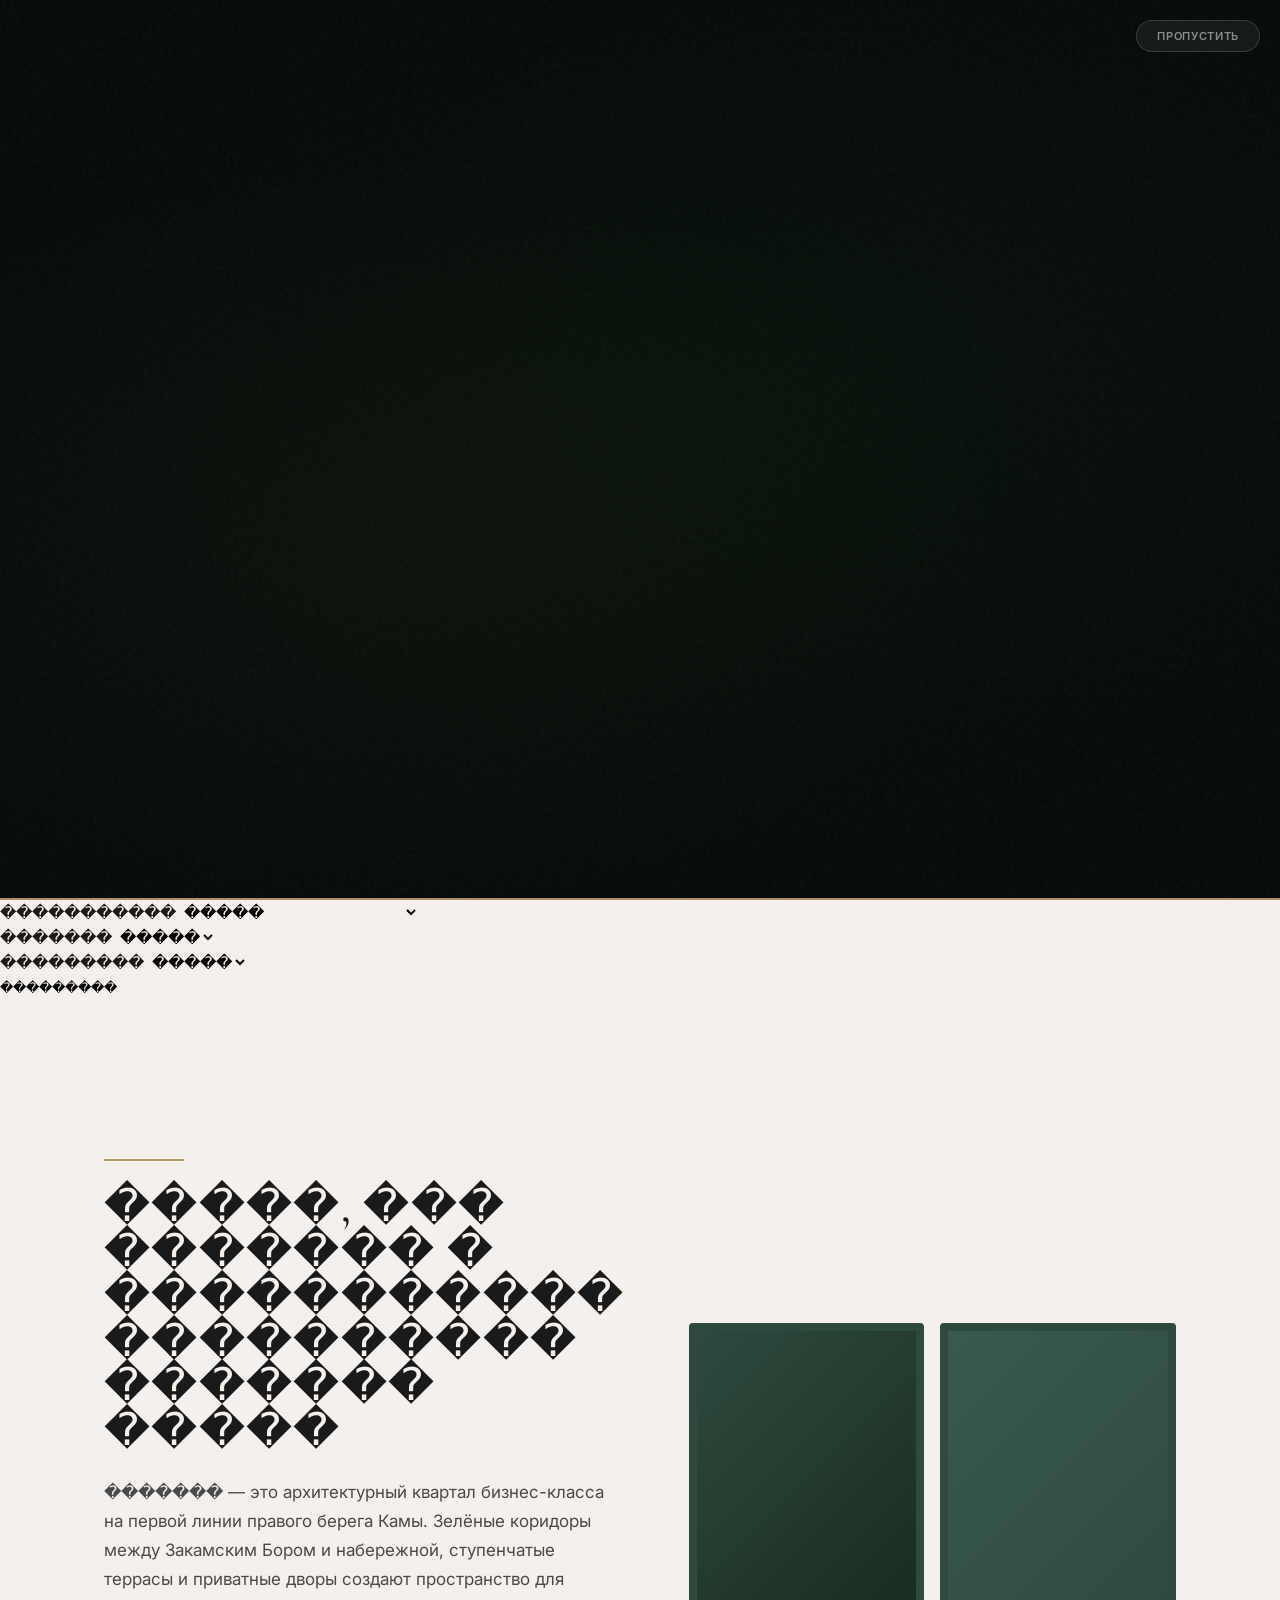
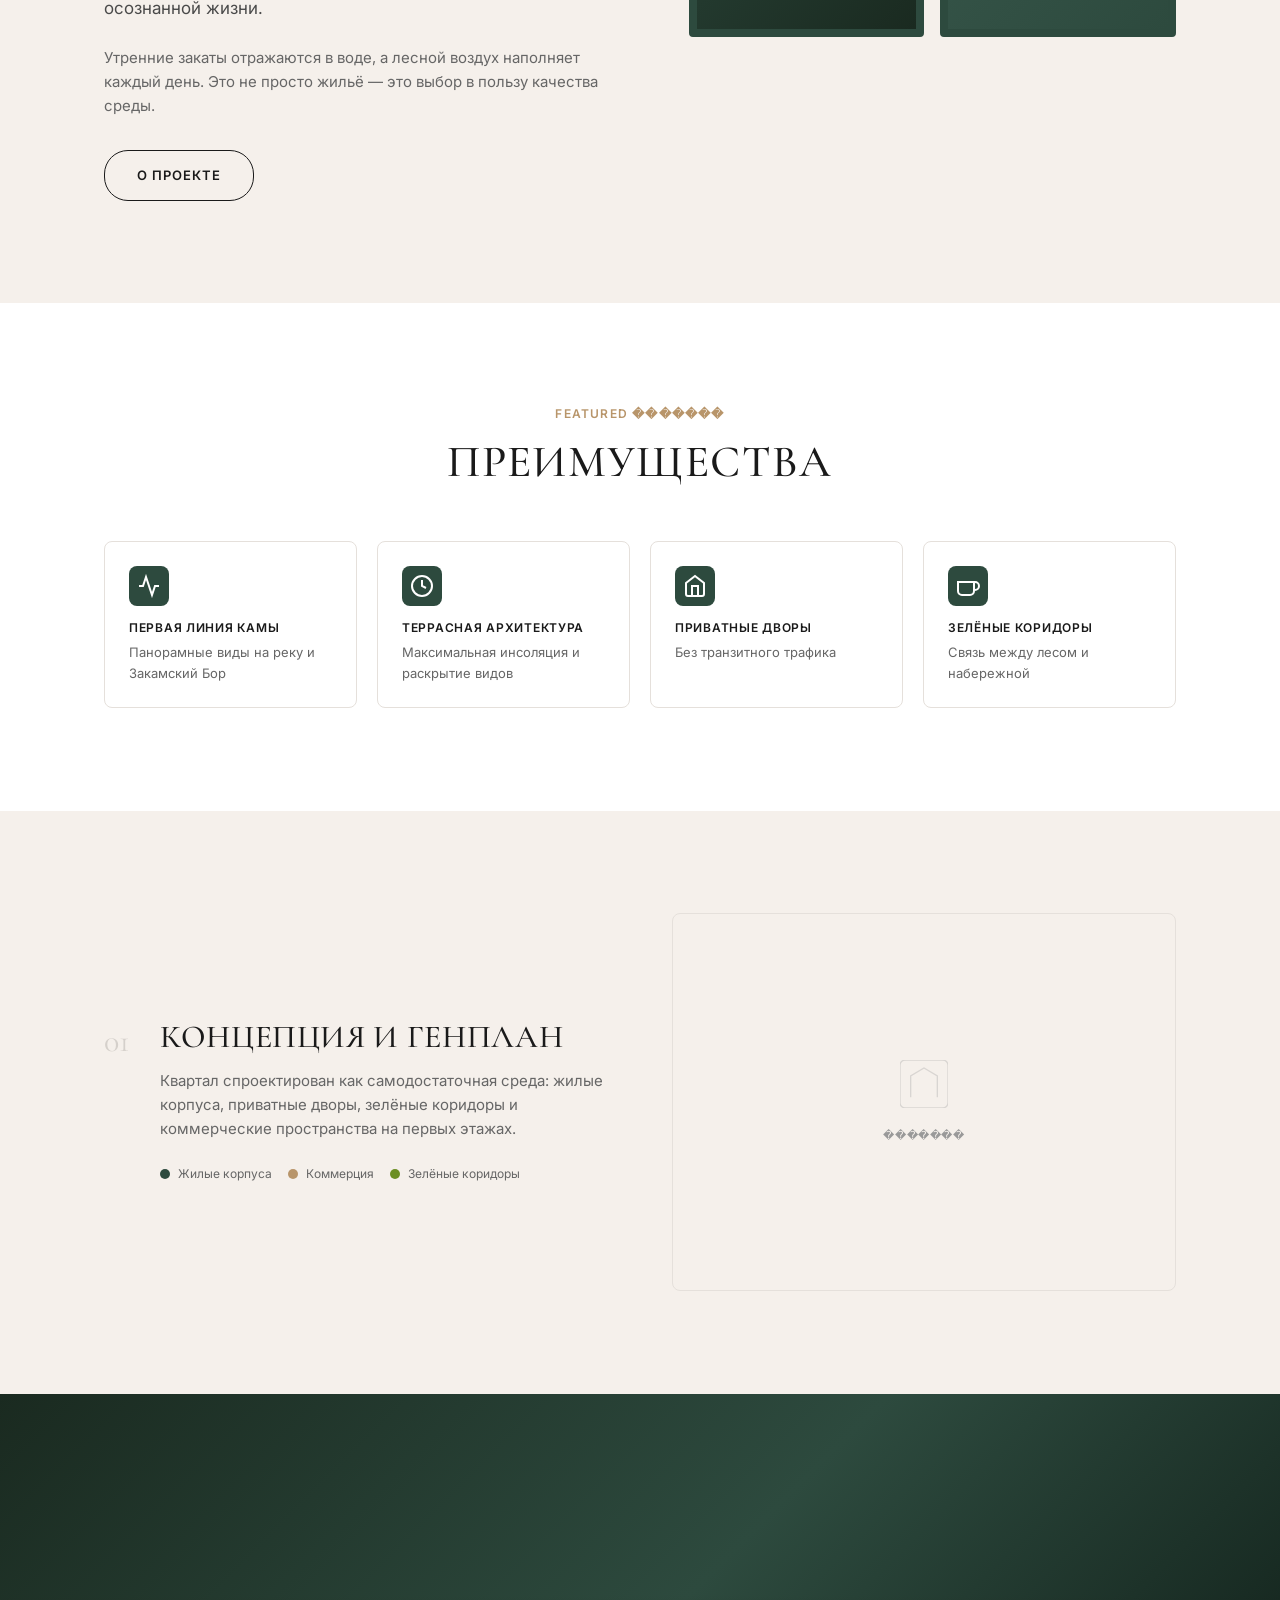
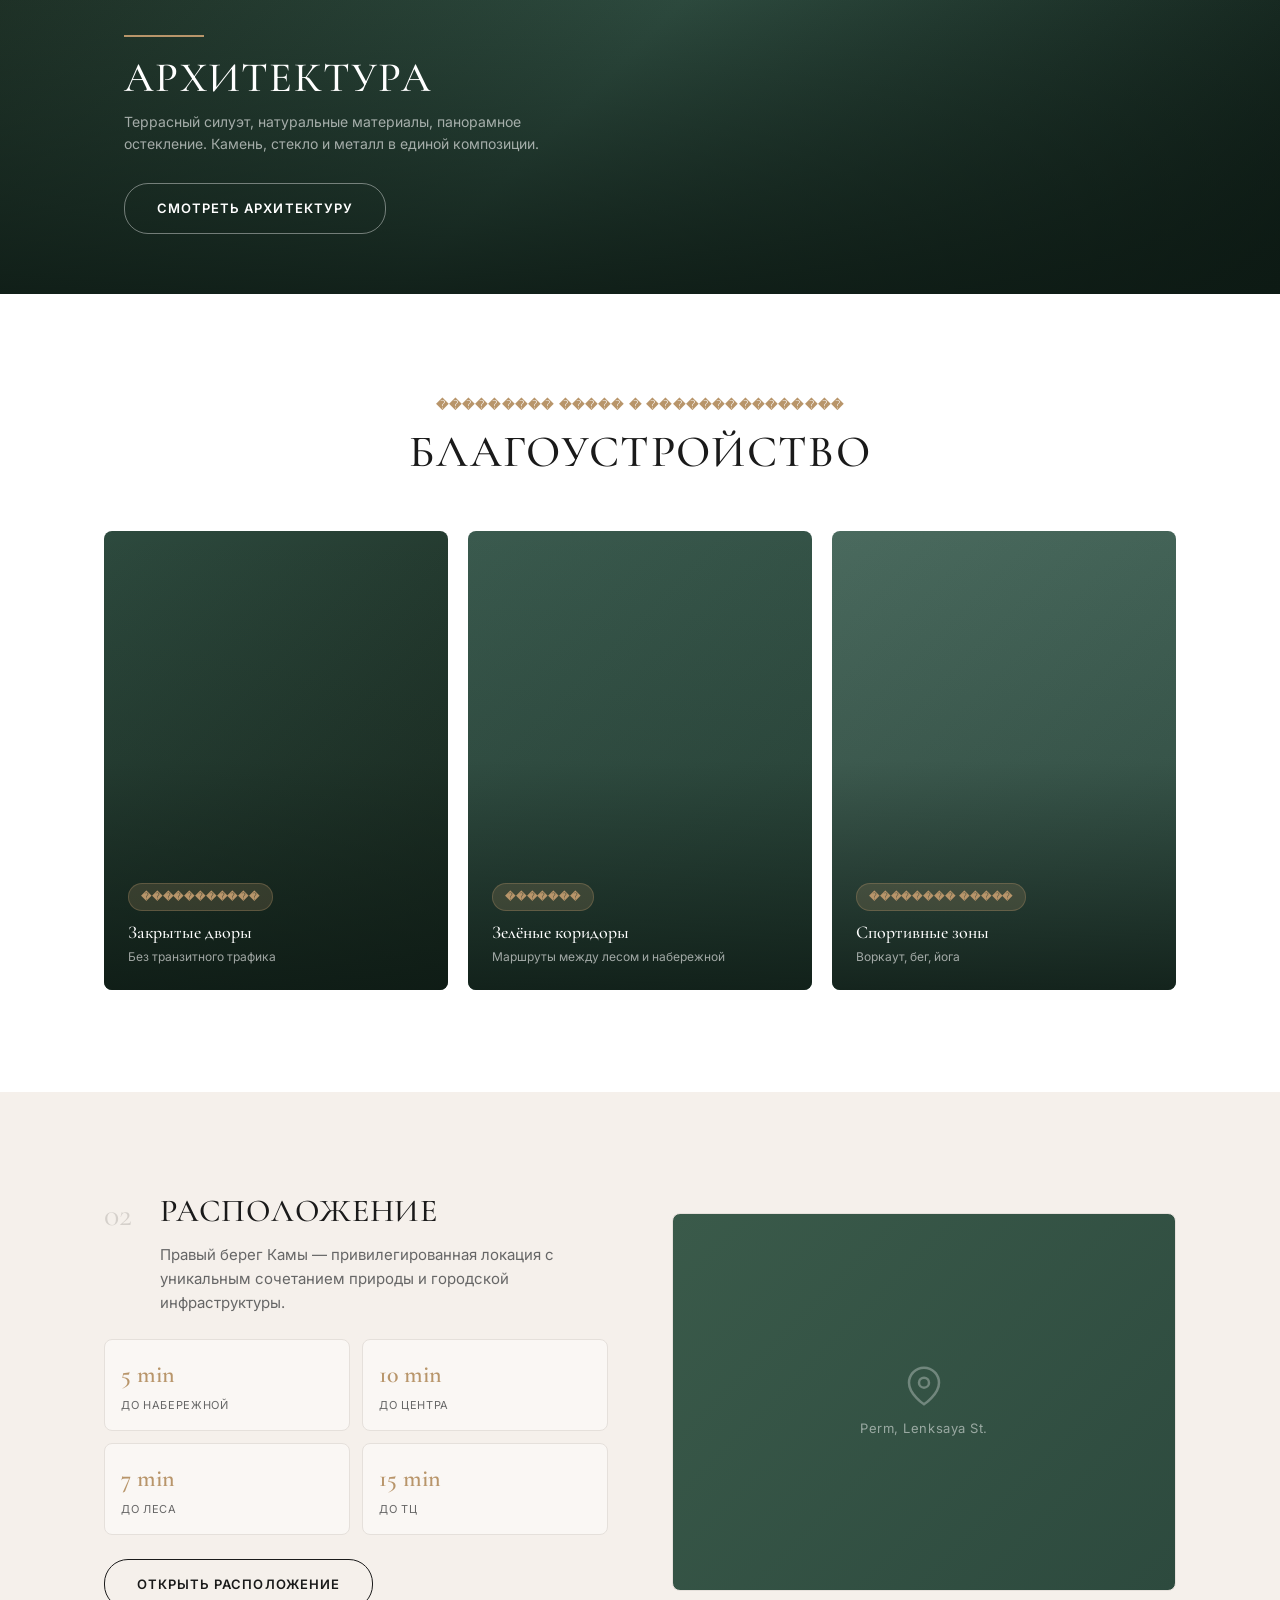
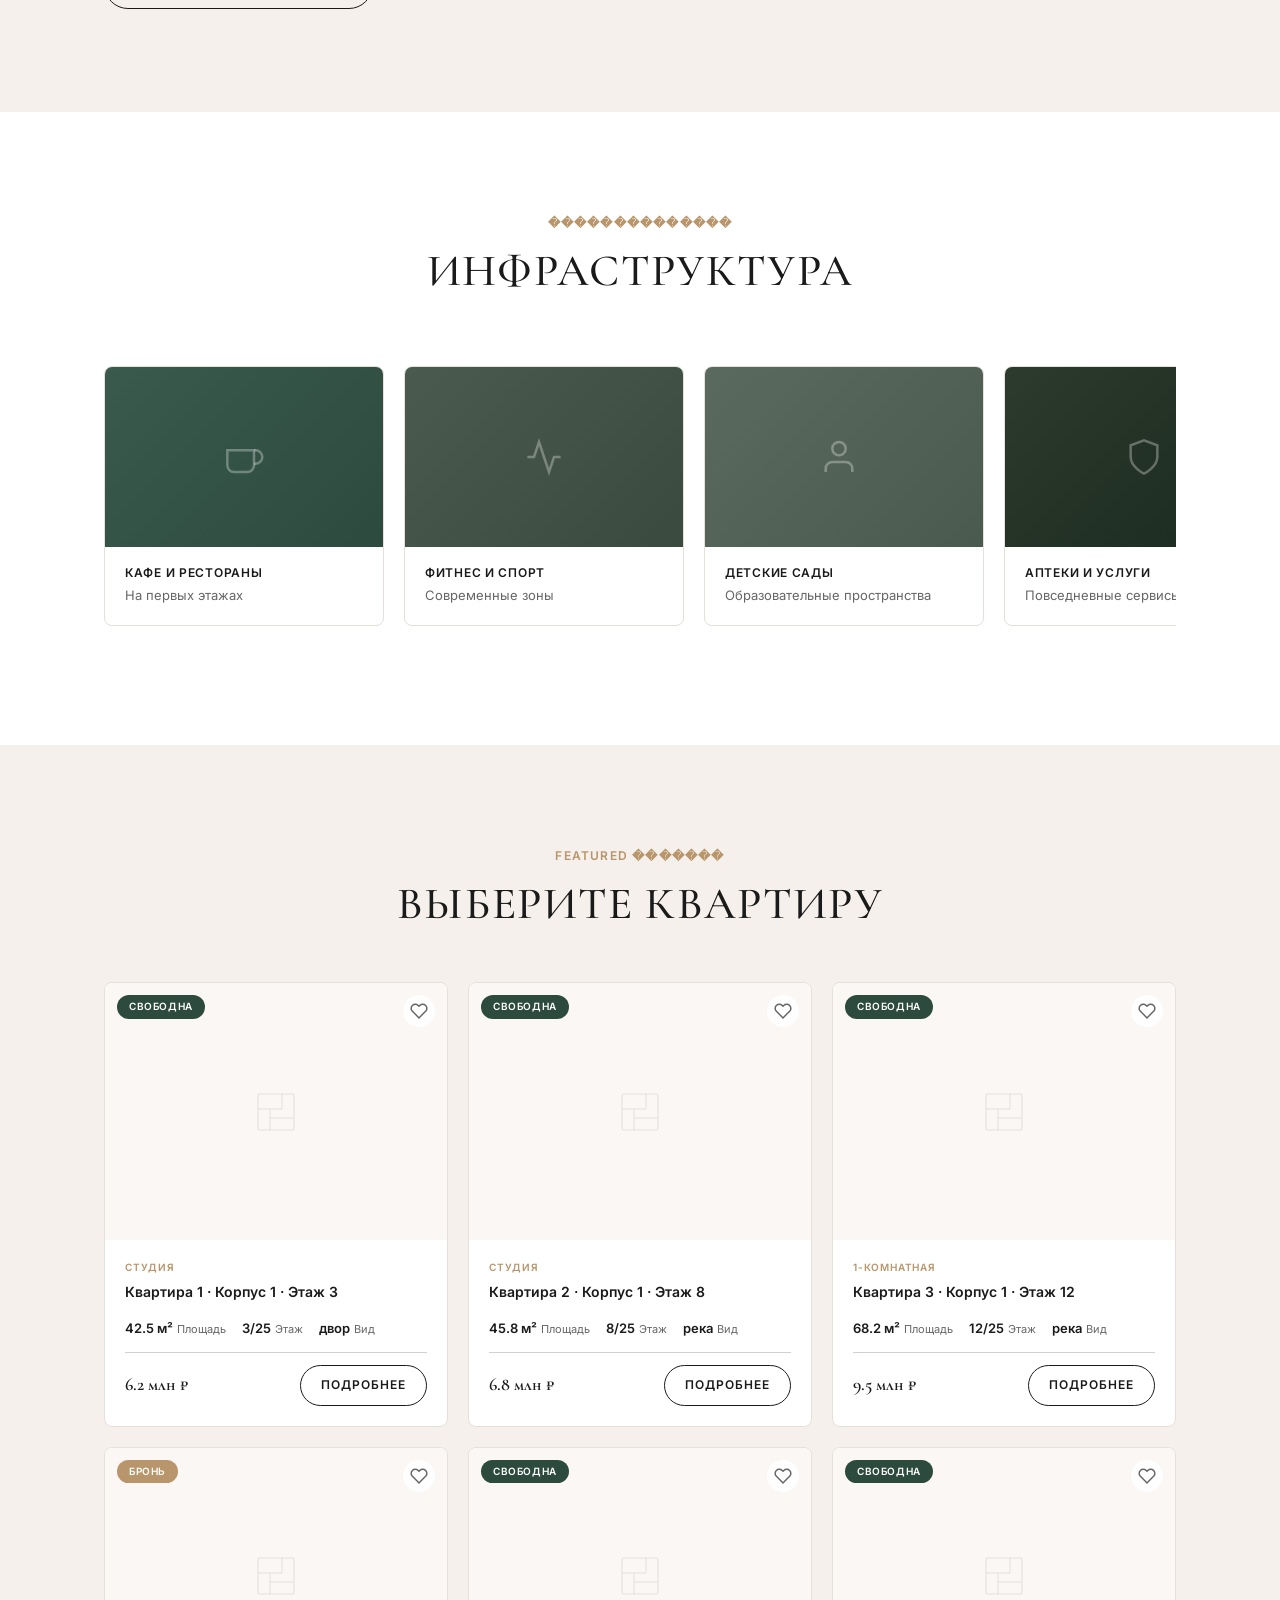
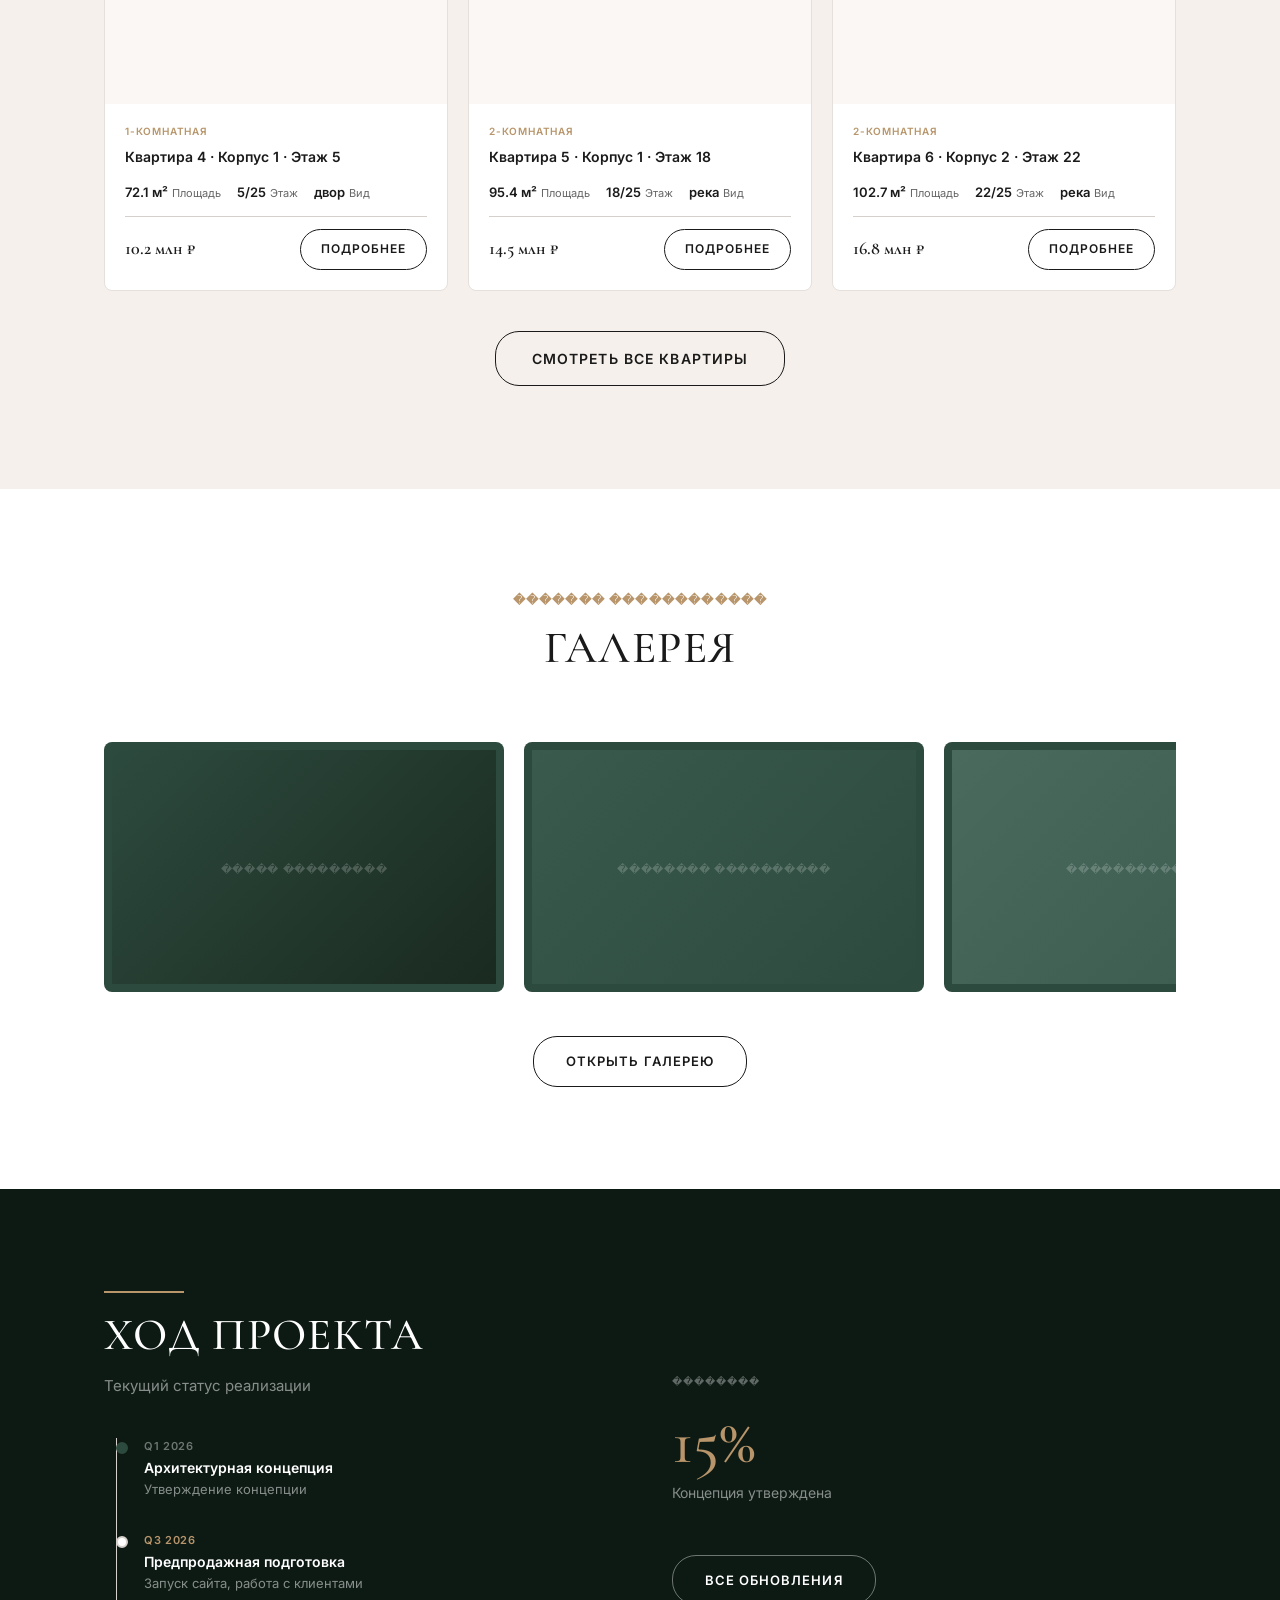
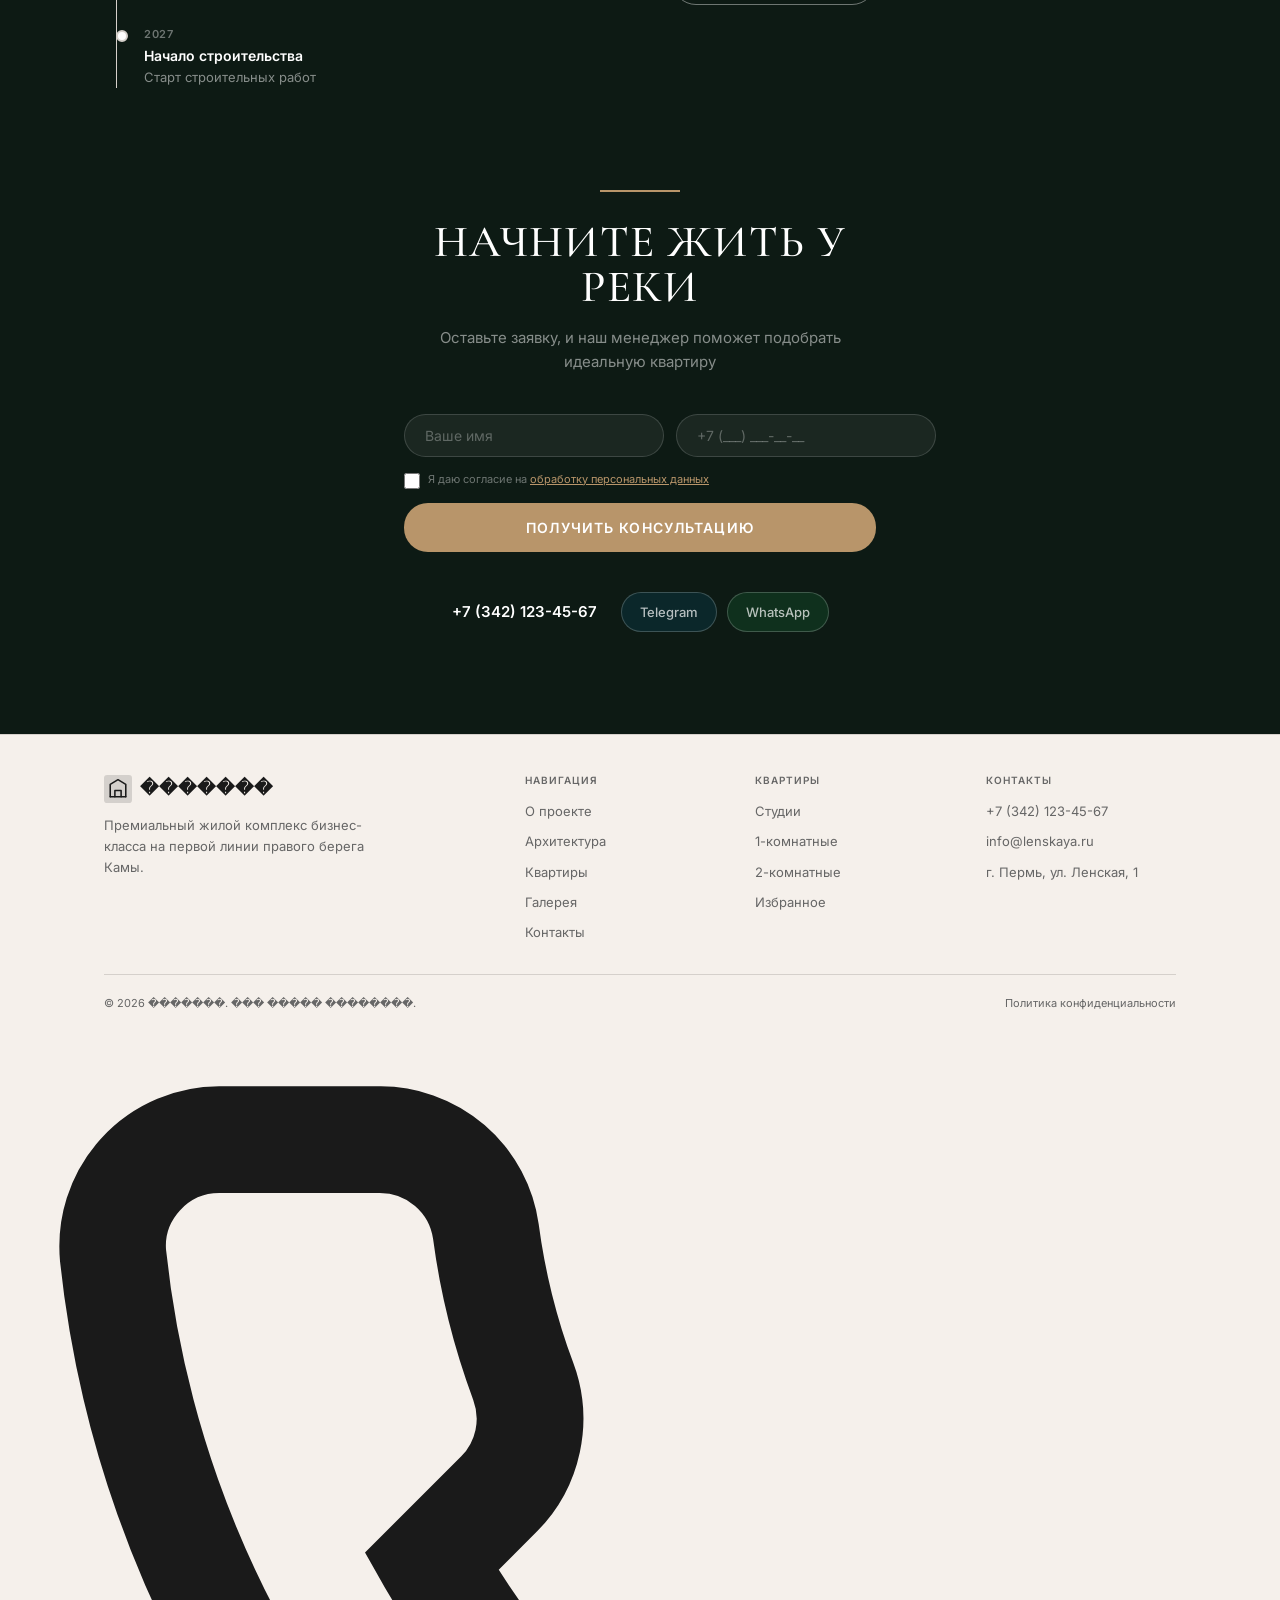
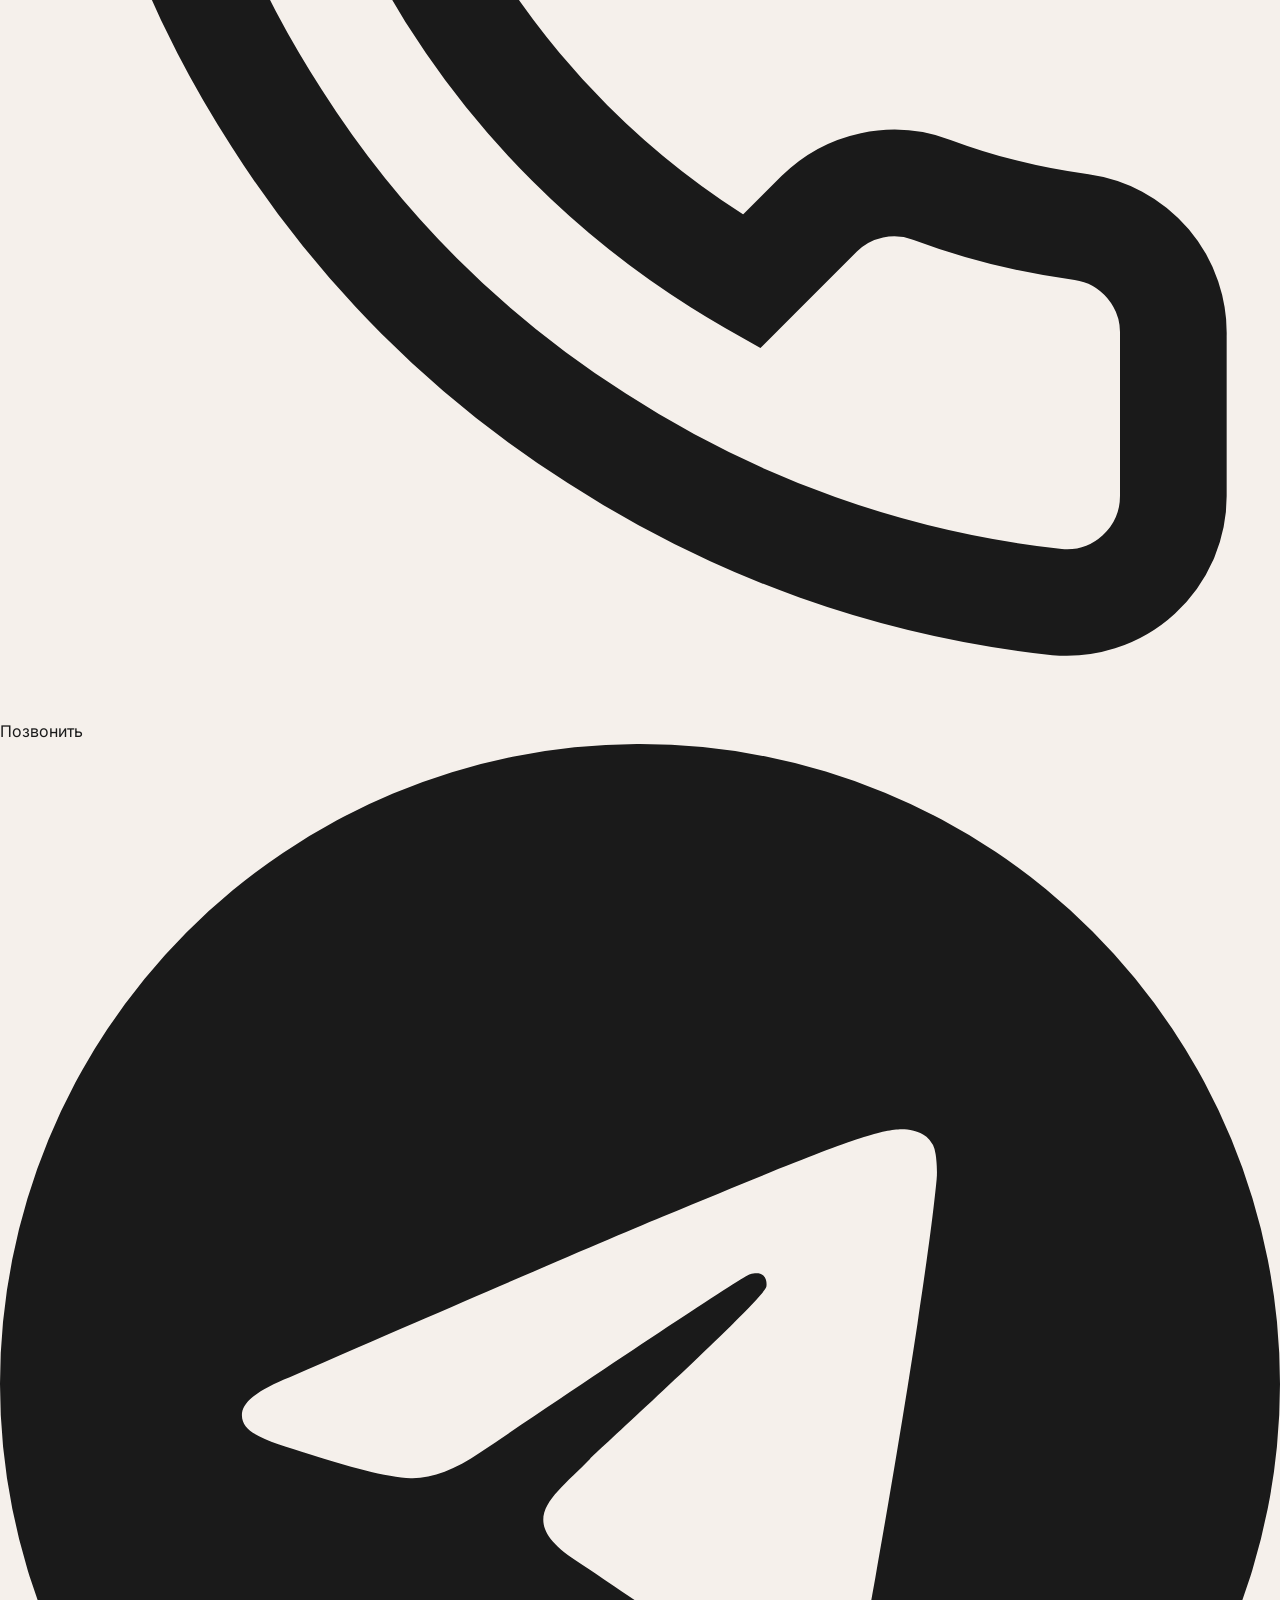
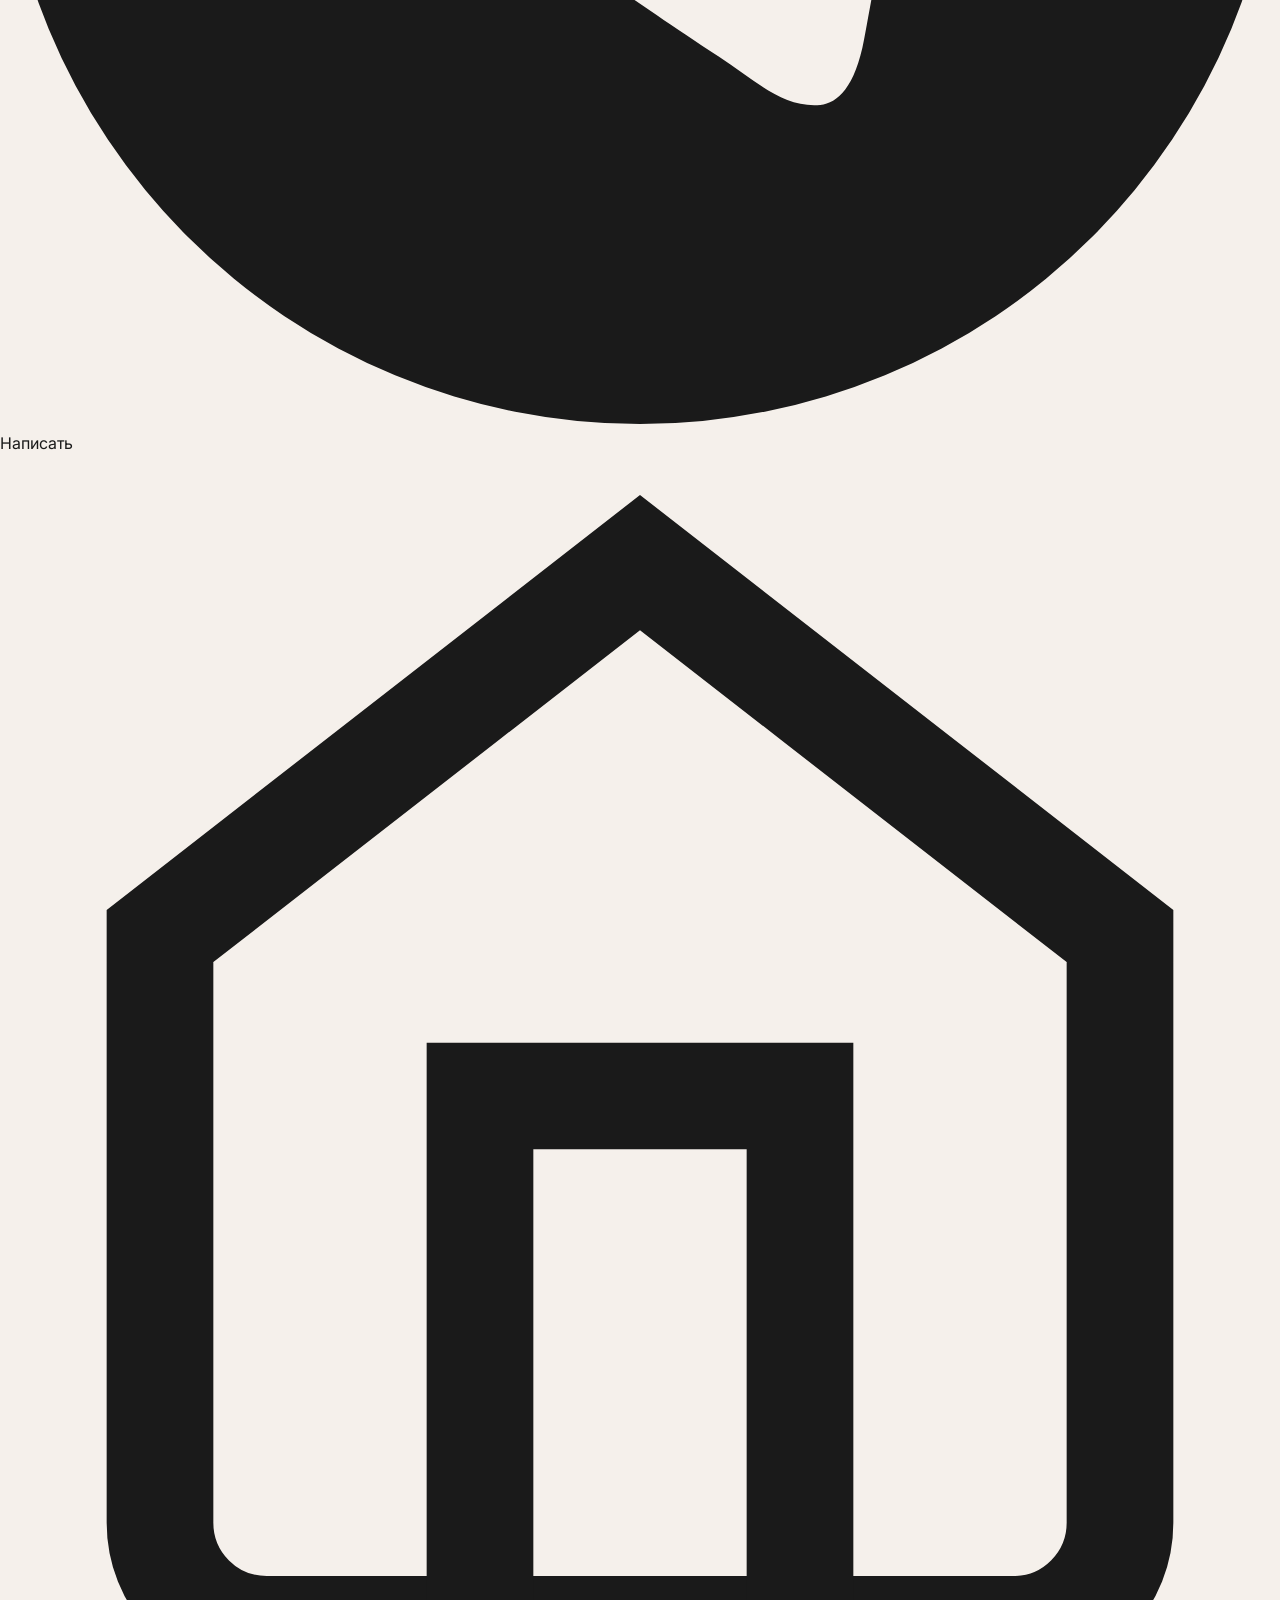
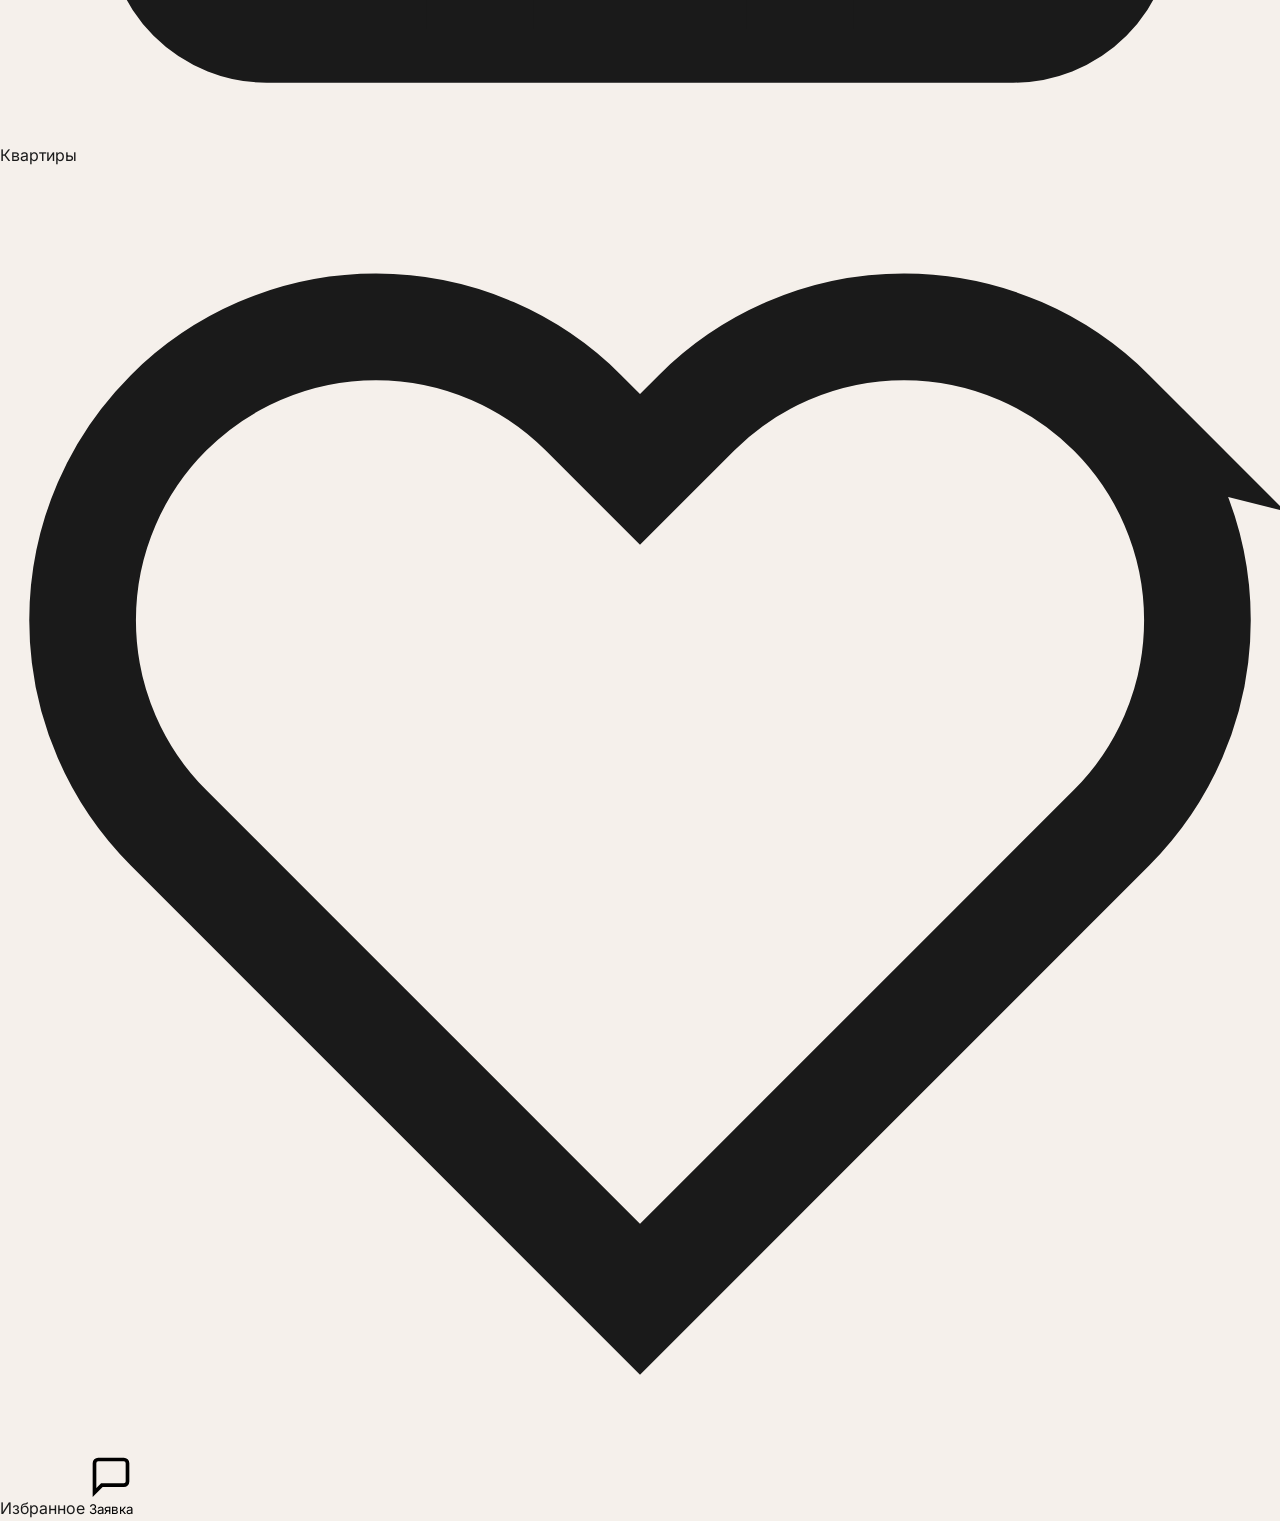
<file: index.html>
<!DOCTYPE html>
<html lang="ru">
<head>
  <meta charset="UTF-8">
  <meta name="viewport" content="width=device-width, initial-scale=1.0">
  <title>������� — Архитектурный квартал на правом берегу Камы</title>
  <meta name="description" content="������� — жилой комплекс бизнес-класса на первой линии правого берега Камы. Террасная архитектура, панорамные виды, приватные дворы.">
  <link rel="canonical" href="https://kidw3st.github.io/lenskaya/">
  <link rel="preconnect" href="https://fonts.googleapis.com">
  <link rel="preconnect" href="https://fonts.gstatic.com" crossorigin>
  <link href="https://fonts.googleapis.com/css2?family=Cormorant+Garamond:ital,wght@0,300;0,400;0,500;0,600;0,700;1,400;1,500&family=Inter:wght@300;400;500;600;700&display=swap" rel="stylesheet">
  <link rel="stylesheet" href="css/styles.css">
  <link rel="stylesheet" href="css/intro.css">
  <link rel="stylesheet" href="css/lightbox.css">
</head>
<body>

  <!-- Header (solid bg per mockups) -->
  <header class="header" id="header">
    <div class="header-inner">
      <div style="display: flex; align-items: center;">
        <a href="index.html" class="header-logo">�������</a>
        <span class="header-logo-sub">������-�����</span>
      </div>
      <nav class="header-nav">
        <a href="about.html">� �������</a>
        <a href="architecture.html">�����������</a>
        <a href="location.html">������������</a>
        <a href="apartments.html">��������</a>
        <a href="gallery.html">�������</a>
      </nav>
      <div class="header-actions">
        <a href="tel:+73421234567" class="header-phone">+7 (342) 123-45-67</a>
        <a href="favorites.html" class="header-favorites" title="Избранное">
          <svg width="20" height="20" viewBox="0 0 24 24" fill="none" stroke="currentColor" stroke-width="2"><path d="M20.84 4.61a5.5 5.5 0 0 0-7.78 0L12 5.67l-1.06-1.06a5.5 5.5 0 0 0-7.78 7.78l1.06 1.06L12 21.23l7.78-7.78 1.06-1.06a5.5 5.5 0 0 0 0-7.78z"/></svg>
          <span class="header-favorites-count">0</span>
        </a>
        <button class="header-cta" data-modal="modal-consult">�������� ������������</button>
        <div class="burger" aria-label="Меню"><span></span><span></span><span></span></div>
      </div>
    </div>
  </header>

  <!-- Mobile Menu -->
  <div class="mobile-menu">
    <nav>
      <a href="about.html">О проекте</a>
      <a href="architecture.html">Архитектура</a>
      <a href="location.html">Расположение</a>
      <a href="apartments.html">Квартиры</a>
      <a href="gallery.html">Галерея</a>
      <a href="favorites.html">Избранное</a>
    </nav>
    <div class="mobile-menu-phone"><a href="tel:+73421234567">+7 (342) 123-45-67</a></div>
    <div style="margin-top: 32px; display: flex; flex-direction: column; gap: 12px; align-items: center;">
      <button class="btn btn-bronze" data-modal="modal-consult">Получить консультацию</button>
      <a href="apartments.html" class="btn btn-outline">Выбрать квартиру</a>
    </div>
  </div>

  <!-- HERO (dark per mockups) -->
  <section class="hero" id="hero">
    <div class="hero-bg">
      <div class="hero-bg-gradient"></div>
      <div class="hero-bg-image"></div>
    </div>
    <div class="hero-particles" id="hero-particles"></div>
    <div class="hero-content">
      <div class="hero-badge">
        <span class="hero-badge-dot"></span>
        ������-����� · Perm
      </div>
      <h1>Perm<br>Residence<span>Architectural waterfront district on the right bank of Kama River</span></h1>
      <p class="hero-subtitle">Террасная архитектура, панорамные виды на воду и Закамский Бор, приватные дворы — место, где природа и современный дизайн становятся образом жизни.</p>
      <div class="hero-location">
        <svg width="16" height="16" viewBox="0 0 24 24" fill="none" stroke="currentColor" stroke-width="2"><path d="M21 10c0 7-9 13-9 13s-9-6-9-13a9 9 0 0 1 18 0z"/><circle cx="12" cy="10" r="3"/></svg>
        �. �����, ��. �������, ������ ����� �. ����
      </div>
      <div class="hero-ctas">
        <a href="apartments.html" class="btn btn-green btn-lg">������� ��������</a>
        <button class="btn btn-dark btn-lg" data-modal="modal-presentation">�������� �����������</button>
      </div>
      <div class="hero-stats">
        <div class="hero-stat">
          <div class="hero-stat-number">709</div>
          <div class="hero-stat-label">� �������</div>
        </div>
        <div class="hero-stat">
          <div class="hero-stat-number">25</div>
          <div class="hero-stat-label">������</div>
        </div>
        <div class="hero-stat">
          <div class="hero-stat-number">2</div>
          <div class="hero-stat-label">�������</div>
        </div>
        <div class="hero-stat">
          <div class="hero-stat-number">1<sup style="font-size:0.35em">st</sup></div>
          <div class="hero-stat-label">����� ����</div>
        </div>
      </div>
      <div class="��������-bar-container">
        <div class="��������-bar-label">
          <span>������ �������</span>
          <span>Concept · 15%</span>
        </div>
        <div class="��������-bar-track">
          <div class="��������-bar-fill" style="width: 15%;"></div>
        </div>
      </div>
    </div>
    <div class="hero-scroll">
      <span>�������� ������</span>
      <div class="hero-scroll-line"></div>
    </div>
  </section>

  <!-- Quick ��������� -->
  <div class="hero-���������">
    <div class="hero-���������-inner">
      <div class="hero-���������-group">
        <label class="hero-���������-label">�����������</label>
        <select class="hero-���������-select" id="hero-�����������">
          <option value="">�����</option>
          <option value="1">������</option>
          <option value="2">1-���������</option>
          <option value="3">2 Bed�����������</option>
          <option value="4">3 Bed�����������</option>
        </select>
      </div>
      <div class="hero-���������-group">
        <label class="hero-���������-label">�������</label>
        <select class="hero-���������-select">
          <option value="">�����</option>
          <option value="30-50">30–50 m²</option>
          <option value="50-70">50–70 m²</option>
          <option value="70-100">70–100 m²</option>
          <option value="100+">100+ m²</option>
        </select>
      </div>
      <div class="hero-���������-group">
        <label class="hero-���������-label">���������</label>
        <select class="hero-���������-select">
          <option value="">�����</option>
          <option value="5-7">5–7M ₽</option>
          <option value="7-10">7–10M ₽</option>
          <option value="10-15">10–15M ₽</option>
          <option value="15+">15M+ ₽</option>
        </select>
      </div>
      <button class="hero-���������-btn" onclick="window.location.href='apartments.html'">���������</button>
    </div>
  </div>

  <!-- MANIFEST (light section per mockups) -->
  <section class="section" style="padding-top: 160px;" id="about">
    <div class="container">
      <div class="two-col">
        <div class="animate-on-scroll">
          <div class="divider-bronze" style="margin-bottom: 24px;"></div>
          <h2 style="margin-bottom: 24px;">�����, ��� ������� � ����������� ���������� ������� �����</h2>
          <p style="font-size: 17px; line-height: 1.7; color: #4A4A4A; margin-bottom: 24px;">
            ������� — это архитектурный квартал бизнес-класса на первой линии правого берега Камы. Зелёные коридоры между Закамским Бором и набережной, ступенчатые террасы и приватные дворы создают пространство для осознанной жизни.
          </p>
          <p style="font-size: 15px; color: #666;">
            Утренние закаты отражаются в воде, а лесной воздух наполняет каждый день. Это не просто жильё — это выбор в пользу качества среды.
          </p>
          <a href="about.html" class="btn btn-outline" style="margin-top: 32px;">О проекте</a>
        </div>
        <div class="animate-on-scroll delay-2">
          <div style="display: grid; grid-template-columns: 1fr 1fr; gap: 16px;">
            <div style="border: 8px solid #2D4A3E; border-radius: 4px; aspect-ratio: 3/4; background: linear-gradient(135deg, #2D4A3E, #1A2A20);"></div>
            <div style="border: 8px solid #2D4A3E; border-radius: 4px; aspect-ratio: 3/4; background: linear-gradient(135deg, #3A5A4E, #2D4A3E);"></div>
          </div>
        </div>
      </div>
    </div>
  </section>

  <!-- ADVANTAGES -->
  <section class="section" style="background: #FFFFFF;">
    <div class="container">
      <div class="animate-on-scroll" style="text-align: center; margin-bottom: 56px;">
        <div class="brow" style="margin-bottom: 16px;">Featured �������</div>
        <h2 style="margin-bottom: 16px;">Преимущества</h2>
      </div>
      <div class="advantages-grid">
        <div class="advantage-card animate-on-scroll">
          <div class="advantage-icon"><svg width="24" height="24" viewBox="0 0 24 24" fill="none" stroke="currentColor" stroke-width="2"><path d="M22 12h-4l-3 9L9 3l-3 9H2"/></svg></div>
          <h4>Первая линия Камы</h4>
          <p>Панорамные виды на реку и Закамский Бор</p>
        </div>
        <div class="advantage-card animate-on-scroll delay-1">
          <div class="advantage-icon"><svg width="24" height="24" viewBox="0 0 24 24" fill="none" stroke="currentColor" stroke-width="2"><path d="M12 22c5.523 0 10-4.477 10-10S17.523 2 12 2 2 6.477 2 12s4.477 10 10 10z"/><path d="M12 6v6l4 2"/></svg></div>
          <h4>Террасная архитектура</h4>
          <p>Максимальная инсоляция и раскрытие видов</p>
        </div>
        <div class="advantage-card animate-on-scroll delay-2">
          <div class="advantage-icon"><svg width="24" height="24" viewBox="0 0 24 24" fill="none" stroke="currentColor" stroke-width="2"><path d="M3 9l9-7 9 7v11a2 2 0 0 1-2 2H5a2 2 0 0 1-2-2z"/><polyline points="9,22 9,12 15,12 15,22"/></svg></div>
          <h4>Приватные дворы</h4>
          <p>Без транзитного трафика</p>
        </div>
        <div class="advantage-card animate-on-scroll delay-3">
          <div class="advantage-icon"><svg width="24" height="24" viewBox="0 0 24 24" fill="none" stroke="currentColor" stroke-width="2"><path d="M18 8h1a4 4 0 0 1 0 8h-1"/><path d="M2 8h16v9a4 4 0 0 1-4 4H6a4 4 0 0 1-4-4V8z"/></svg></div>
          <h4>Зелёные коридоры</h4>
          <p>Связь между лесом и набережной</p>
        </div>
      </div>
    </div>
  </section>

  <!-- GENPLAN -->
  <section class="section">
    <div class="container">
      <div class="two-col">
        <div class="animate-on-scroll">
          <div class="numbered-block" data-num="01">
            <h3 style="margin-bottom: 16px;">Концепция и генплан</h3>
            <p style="color: #666; margin-bottom: 24px;">Квартал спроектирован как самодостаточная среда: жилые корпуса, приватные дворы, зелёные коридоры и коммерческие пространства на первых этажах.</p>
            <div style="display: flex; flex-wrap: wrap; gap: 16px;">
              <div style="display: flex; align-items: center; gap: 8px; font-family: var(--f-sans); font-size: 12px; color: #666;">
                <div style="width: 10px; height: 10px; border-radius: 50%; background: #2D4A3E;"></div>Жилые корпуса
              </div>
              <div style="display: flex; align-items: center; gap: 8px; font-family: var(--f-sans); font-size: 12px; color: #666;">
                <div style="width: 10px; height: 10px; border-radius: 50%; background: #B8956A;"></div>Коммерция
              </div>
              <div style="display: flex; align-items: center; gap: 8px; font-family: var(--f-sans); font-size: 12px; color: #666;">
                <div style="width: 10px; height: 10px; border-radius: 50%; background: #6B8E23;"></div>Зелёные коридоры
              </div>
            </div>
          </div>
        </div>
        <div class="animate-on-scroll delay-2">
          <div style="background: #F5F0EB; border-radius: 8px; aspect-ratio: 4/3; display: flex; align-items: center; justify-content: center; border: 1px solid #E5E0DB;">
            <div style="text-align: center; color: #999;">
              <svg viewBox="0 0 36 36" fill="none" stroke="currentColor" stroke-width="1" style="width: 48px; height: 48px; margin-bottom: 12px; opacity: 0.3;"><rect width="36" height="36" rx="4"/><path d="M8 28V12L18 6L28 12V28"/></svg>
              <div style="font-family: var(--f-sans); font-size: 11px; letter-spacing: 0.06em; text-transform: uppercase;">�������</div>
            </div>
          </div>
        </div>
      </div>
    </div>
  </section>

  <!-- ARCHITECTURE FULLWIDTH -->
  <section class="fullwidth-showcase">
    <div class="fullwidth-showcase-bg" style="background: linear-gradient(135deg, #1A2A20 0%, #2D4A3E 50%, #0D1A14 100%);"></div>
    <div class="fullwidth-showcase-overlay">
      <div class="container">
        <div class="animate-on-scroll">
          <div class="divider-bronze" style="margin-bottom: 20px;"></div>
          <h2 class="fullwidth-showcase-title">Архитектура</h2>
          <p class="fullwidth-showcase-text">Террасный силуэт, натуральные материалы, панорамное остекление. Камень, стекло и металл в единой композиции.</p>
          <a href="architecture.html" class="btn btn-dark" style="margin-top: 28px;">Смотреть архитектуру</a>
        </div>
      </div>
    </div>
  </section>

  <!-- LANDSCAPING -->
  <section class="section" style="background: #FFFFFF;">
    <div class="container">
      <div class="animate-on-scroll" style="text-align: center; margin-bottom: 56px;">
        <div class="brow" style="margin-bottom: 16px;">��������� ����� � ���������������</div>
        <h2 style="margin-bottom: 16px;">Благоустройство</h2>
      </div>
      <div class="landscaping-grid">
        <div class="landscaping-card animate-on-scroll">
          <div class="landscaping-card-bg" style="background: linear-gradient(135deg, #2D4A3E, #1A2A20); width: 100%; height: 100%;"></div>
          <div class="landscaping-card-overlay">
            <div class="landscaping-card-tag">�����������</div>
            <h4>Закрытые дворы</h4>
            <p>Без транзитного трафика</p>
          </div>
        </div>
        <div class="landscaping-card animate-on-scroll delay-1">
          <div class="landscaping-card-bg" style="background: linear-gradient(135deg, #3A5A4E, #2D4A3E); width: 100%; height: 100%;"></div>
          <div class="landscaping-card-overlay">
            <div class="landscaping-card-tag">�������</div>
            <h4>Зелёные коридоры</h4>
            <p>Маршруты между лесом и набережной</p>
          </div>
        </div>
        <div class="landscaping-card animate-on-scroll delay-2">
          <div class="landscaping-card-bg" style="background: linear-gradient(135deg, #4A6A5E, #3A5A4E); width: 100%; height: 100%;"></div>
          <div class="landscaping-card-overlay">
            <div class="landscaping-card-tag">�������� �����</div>
            <h4>Спортивные зоны</h4>
            <p>Воркаут, бег, йога</p>
          </div>
        </div>
      </div>
    </div>
  </section>

  <!-- LOCATION -->
  <section class="section">
    <div class="container">
      <div class="two-col">
        <div class="animate-on-scroll">
          <div class="numbered-block" data-num="02">
            <h3 style="margin-bottom: 16px;">Расположение</h3>
            <p style="color: #666; margin-bottom: 24px;">Правый берег Камы — привилегированная локация с уникальным сочетанием природы и городской инфраструктуры.</p>
          </div>
          <div style="display: grid; grid-template-columns: 1fr 1fr; gap: 12px;">
            <div style="padding: 16px; background: #FAF7F4; border-radius: 8px; border: 1px solid #E5E0DB;">
              <div style="font-family: var(--f-serif); font-size: 24px; font-weight: 600; color: #B8956A; margin-bottom: 4px;">5 min</div>
              <div style="font-family: var(--f-sans); font-size: 11px; color: #666; text-transform: uppercase; letter-spacing: 0.06em;">до набережной</div>
            </div>
            <div style="padding: 16px; background: #FAF7F4; border-radius: 8px; border: 1px solid #E5E0DB;">
              <div style="font-family: var(--f-serif); font-size: 24px; font-weight: 600; color: #B8956A; margin-bottom: 4px;">10 min</div>
              <div style="font-family: var(--f-sans); font-size: 11px; color: #666; text-transform: uppercase; letter-spacing: 0.06em;">до центра</div>
            </div>
            <div style="padding: 16px; background: #FAF7F4; border-radius: 8px; border: 1px solid #E5E0DB;">
              <div style="font-family: var(--f-serif); font-size: 24px; font-weight: 600; color: #B8956A; margin-bottom: 4px;">7 min</div>
              <div style="font-family: var(--f-sans); font-size: 11px; color: #666; text-transform: uppercase; letter-spacing: 0.06em;">до леса</div>
            </div>
            <div style="padding: 16px; background: #FAF7F4; border-radius: 8px; border: 1px solid #E5E0DB;">
              <div style="font-family: var(--f-serif); font-size: 24px; font-weight: 600; color: #B8956A; margin-bottom: 4px;">15 min</div>
              <div style="font-family: var(--f-sans); font-size: 11px; color: #666; text-transform: uppercase; letter-spacing: 0.06em;">до ТЦ</div>
            </div>
          </div>
          <a href="location.html" class="btn btn-outline" style="margin-top: 24px;">Открыть расположение</a>
        </div>
        <div class="animate-on-scroll delay-2">
          <div style="background: linear-gradient(135deg, #3A5A4A, #2D4A3E); border-radius: 8px; aspect-ratio: 4/3; display: flex; flex-direction: column; align-items: center; justify-content: center; gap: 12px; border: 1px solid #E5E0DB;">
            <svg viewBox="0 0 24 24" fill="none" stroke="rgba(255,255,255,0.3)" stroke-width="1.5" style="width: 40px; height: 40px;"><path d="M21 10c0 7-9 13-9 13s-9-6-9-13a9 9 0 0 1 18 0z"/><circle cx="12" cy="10" r="3"/></svg>
            <span style="font-family: var(--f-sans); font-size: 13px; color: rgba(255,255,255,0.5); letter-spacing: 0.04em;">Perm, Lenksaya St.</span>
          </div>
        </div>
      </div>
    </div>
  </section>

  <!-- INFRASTRUCTURE -->
  <section class="section" style="background: #FFFFFF;">
    <div class="container">
      <div class="animate-on-scroll" style="text-align: center; margin-bottom: 56px;">
        <div class="brow" style="margin-bottom: 16px;">��������������</div>
        <h2 style="margin-bottom: 16px;">Инфраструктура</h2>
      </div>
      <div class="horizontal-scroll">
        <div class="infra-card horizontal-scroll-item">
          <div class="infra-card-image" style="background: linear-gradient(135deg, #3A5A4E, #2D4A3E);"><svg width="40" height="40" viewBox="0 0 24 24" fill="none" stroke="rgba(255,255,255,0.3)" stroke-width="1.5"><path d="M18 8h1a4 4 0 0 1 0 8h-1"/><path d="M2 8h16v9a4 4 0 0 1-4 4H6a4 4 0 0 1-4-4V8z"/></svg></div>
          <div class="infra-card-body"><h4>Кафе и рестораны</h4><p>На первых этажах</p></div>
        </div>
        <div class="infra-card horizontal-scroll-item">
          <div class="infra-card-image" style="background: linear-gradient(135deg, #4A5A4E, #3A4A3E);"><svg width="40" height="40" viewBox="0 0 24 24" fill="none" stroke="rgba(255,255,255,0.3)" stroke-width="1.5"><path d="M22 12h-4l-3 9L9 3l-3 9H2"/></svg></div>
          <div class="infra-card-body"><h4>Фитнес и спорт</h4><p>Современные зоны</p></div>
        </div>
        <div class="infra-card horizontal-scroll-item">
          <div class="infra-card-image" style="background: linear-gradient(135deg, #5A6A5E, #4A5A4E);"><svg width="40" height="40" viewBox="0 0 24 24" fill="none" stroke="rgba(255,255,255,0.3)" stroke-width="1.5"><path d="M17 21v-2a4 4 0 0 0-4-4H5a4 4 0 0 0-4 4v2"/><circle cx="9" cy="7" r="4"/></svg></div>
          <div class="infra-card-body"><h4>Детские сады</h4><p>Образовательные пространства</p></div>
        </div>
        <div class="infra-card horizontal-scroll-item">
          <div class="infra-card-image" style="background: linear-gradient(135deg, #2D3A2E, #1A2A1E);"><svg width="40" height="40" viewBox="0 0 24 24" fill="none" stroke="rgba(255,255,255,0.3)" stroke-width="1.5"><path d="M12 22s8-4 8-10V5l-8-3-8 3v7c0 6 8 10 8 10z"/></svg></div>
          <div class="infra-card-body"><h4>Аптеки и услуги</h4><p>Повседневные сервисы</p></div>
        </div>
      </div>
    </div>
  </section>

  <!-- APARTMENTS PREVIEW -->
  <section class="section">
    <div class="container">
      <div class="animate-on-scroll" style="text-align: center; margin-bottom: 56px;">
        <div class="brow" style="margin-bottom: 16px;">Featured �������</div>
        <h2 style="margin-bottom: 16px;">Выберите квартиру</h2>
      </div>
      <div class="apartments-grid" id="home-apartments-grid"></div>
      <div class="animate-on-scroll" style="text-align: center; margin-top: 40px;">
        <a href="apartments.html" class="btn btn-outline btn-lg">Смотреть все квартиры</a>
      </div>
    </div>
  </section>

  <!-- GALLERY PREVIEW -->
  <section class="section" style="background: #FFFFFF;">
    <div class="container">
      <div class="animate-on-scroll" style="text-align: center; margin-bottom: 56px;">
        <div class="brow" style="margin-bottom: 16px;">������� ������������</div>
        <h2 style="margin-bottom: 16px;">Галерея</h2>
      </div>
      <div class="horizontal-scroll">
        <div class="horizontal-scroll-item" style="width: 400px; aspect-ratio: 16/10; border-radius: 8px; overflow: hidden; flex-shrink: 0;">
          <div style="width: 100%; height: 100%; background: linear-gradient(135deg, #2D4A3E, #1A2A20); display: flex; align-items: center; justify-content: center; color: rgba(255,255,255,0.2); border: 8px solid #2D4A3E;">
            <div style="text-align: center;"><span style="font-family: var(--f-sans); font-size: 11px; letter-spacing: 0.06em; text-transform: uppercase;">����� ���������</span></div>
          </div>
        </div>
        <div class="horizontal-scroll-item" style="width: 400px; aspect-ratio: 16/10; border-radius: 8px; overflow: hidden; flex-shrink: 0;">
          <div style="width: 100%; height: 100%; background: linear-gradient(135deg, #3A5A4E, #2D4A3E); display: flex; align-items: center; justify-content: center; color: rgba(255,255,255,0.2); border: 8px solid #2D4A3E;">
            <div style="text-align: center;"><span style="font-family: var(--f-sans); font-size: 11px; letter-spacing: 0.06em; text-transform: uppercase;">�������� ����������</span></div>
          </div>
        </div>
        <div class="horizontal-scroll-item" style="width: 400px; aspect-ratio: 16/10; border-radius: 8px; overflow: hidden; flex-shrink: 0;">
          <div style="width: 100%; height: 100%; background: linear-gradient(135deg, #4A6A5E, #3A5A4E); display: flex; align-items: center; justify-content: center; color: rgba(255,255,255,0.2); border: 8px solid #2D4A3E;">
            <div style="text-align: center;"><span style="font-family: var(--f-sans); font-size: 11px; letter-spacing: 0.06em; text-transform: uppercase;">���������� ���</span></div>
          </div>
        </div>
      </div>
      <div class="animate-on-scroll" style="text-align: center; margin-top: 28px;">
        <a href="gallery.html" class="btn btn-outline">Открыть галерею</a>
      </div>
    </div>
  </section>

  <!-- �������� -->
  <section class="section" style="background: #0D1A14; color: white;">
    <div class="container">
      <div class="two-col">
        <div class="animate-on-scroll">
          <div class="divider-bronze" style="margin-bottom: 20px;"></div>
          <h2 style="color: white; margin-bottom: 16px;">Ход проекта</h2>
          <p style="color: rgba(255,255,255,0.5); margin-bottom: 40px;">Текущий статус реализации</p>
          <div class="timeline">
            <div class="timeline-item completed">
              <div class="timeline-dot"></div>
              <div class="timeline-date" style="color: rgba(255,255,255,0.4);">Q1 2026</div>
              <div class="timeline-content"><h4 style="color: white;">Архитектурная концепция</h4><p style="color: rgba(255,255,255,0.5);">Утверждение концепции</p></div>
            </div>
            <div class="timeline-item �������� �����">
              <div class="timeline-dot"></div>
              <div class="timeline-date" style="color: #B8956A;">Q3 2026</div>
              <div class="timeline-content"><h4 style="color: white;">Предпродажная подготовка</h4><p style="color: rgba(255,255,255,0.5);">Запуск сайта, работа с клиентами</p></div>
            </div>
            <div class="timeline-item">
              <div class="timeline-dot"></div>
              <div class="timeline-date" style="color: rgba(255,255,255,0.4);">2027</div>
              <div class="timeline-content"><h4 style="color: white;">Начало строительства</h4><p style="color: rgba(255,255,255,0.5);">Старт строительных работ</p></div>
            </div>
          </div>
        </div>
        <div class="animate-on-scroll delay-2" style="display: flex; flex-direction: column; justify-content: center;">
          <div style="font-family: var(--f-sans); font-size: 10px; color: rgba(255,255,255,0.35); text-transform: uppercase; letter-spacing: 0.1em; margin-bottom: 20px;">��������</div>
          <div style="font-family: var(--f-serif); font-size: 64px; font-weight: 500; color: #B8956A; line-height: 1; margin-bottom: 8px;">15%</div>
          <div style="font-size: 14px; color: rgba(255,255,255,0.5); margin-bottom: 20px;">Концепция утверждена</div>
          <div class="��������-bar-track" style="height: 3px;"><div class="��������-bar-fill" style="width: 15%;"></div></div>
          <a href="��������.html" class="btn btn-dark" style="margin-top: 28px; width: fit-content;">Все обновления</a>
        </div>
      </div>
    </div>
  </section>

  <!-- FINAL CTA -->
  <section class="section" style="background: #0D1A14; color: white; padding-top: 0;">
    <div class="container" style="text-align: center; max-width: 600px;">
      <div class="animate-on-scroll">
        <div class="divider-bronze" style="margin: 0 auto 28px;"></div>
        <h2 style="color: white; margin-bottom: 16px;">Начните жить у реки</h2>
        <p style="color: rgba(255,255,255,0.5); margin-bottom: 40px;">Оставьте заявку, и наш менеджер поможет подобрать идеальную квартиру</p>
        <form class="form" data-form="final_cta" style="max-width: 480px; margin: 0 auto 40px;">
          <div style="display: flex; gap: 12px;">
            <input type="text" name="name" class="form-input" placeholder="Ваше имя" required style="flex: 1;">
            <input type="tel" name="phone" class="form-input" placeholder="+7 (___) ___-__-__" required style="flex: 1;">
          </div>
          <div class="form-checkbox">
            <input type="checkbox" name="consent" id="final-consent" required>
            <label for="final-consent">Я даю согласие на <a href="legal.html">обработку персональных данных</a></label>
          </div>
          <button type="submit" class="btn btn-bronze btn-lg" style="width: 100%; justify-content: center;">Получить консультацию</button>
        </form>
        <div class="form-success"><h4 style="color: white;">Заявка отправлена!</h4><p style="color: rgba(255,255,255,0.6);">Перезвоним в течение 15 минут.</p></div>
        <div style="display: flex; align-items: center; justify-content: center; gap: 24px; flex-wrap: wrap;">
          <a href="tel:+73421234567" style="font-family: var(--f-sans); font-size: 15px; font-weight: 600; color: white;">+7 (342) 123-45-67</a>
          <div style="display: flex; gap: 10px;">
            <a href="https://t.me/lenskaya" target="_blank" class="messenger-btn telegram" style="border-color: rgba(255,255,255,0.2); color: rgba(255,255,255,0.7);">Telegram</a>
            <a href="https://wa.me/73421234567" target="_blank" class="messenger-btn whatsapp" style="border-color: rgba(255,255,255,0.2); color: rgba(255,255,255,0.7);">WhatsApp</a>
          </div>
        </div>
      </div>
    </div>
  </section>

  <!-- Footer (light per mockups) -->
  <footer class="footer">
    <div class="container">
      <div class="footer-grid">
        <div class="footer-brand">
          <div class="footer-logo"><svg width="28" height="28" viewBox="0 0 36 36" fill="none"><rect width="36" height="36" rx="4" fill="currentColor" opacity="0.15"/><path d="M8 28V12L18 6L28 12V28" stroke="currentColor" stroke-width="2" stroke-linecap="round" stroke-linejoin="round"/><path d="M14 28V20H22V28" stroke="currentColor" stroke-width="2" stroke-linecap="round" stroke-linejoin="round"/><path d="M8 28H28" stroke="currentColor" stroke-width="2" stroke-linecap="round"/></svg> �������</div>
          <p>Премиальный жилой комплекс бизнес-класса на первой линии правого берега Камы.</p>
        </div>
        <div>
          <h5>Навигация</h5>
          <div class="footer-links">
            <a href="about.html">О проекте</a>
            <a href="architecture.html">Архитектура</a>
            <a href="apartments.html">Квартиры</a>
            <a href="gallery.html">Галерея</a>
            <a href="contacts.html">Контакты</a>
          </div>
        </div>
        <div>
          <h5>Квартиры</h5>
          <div class="footer-links">
            <a href="apartments.html?�����������=1">Студии</a>
            <a href="apartments.html?�����������=2">1-комнатные</a>
            <a href="apartments.html?�����������=3">2-комнатные</a>
            <a href="favorites.html">Избранное</a>
          </div>
        </div>
        <div>
          <h5>Контакты</h5>
          <div class="footer-links">
            <a href="tel:+73421234567">+7 (342) 123-45-67</a>
            <a href="mailto:info@lenskaya.ru">info@lenskaya.ru</a>
            <a href="contacts.html">г. Пермь, ул. Ленская, 1</a>
          </div>
        </div>
      </div>
      <div class="footer-bottom">
        <p>© 2026 �������. ��� ����� ��������.</p>
        <div class="footer-legal">
          <a href="legal.html">Политика конфиденциальности</a>
        </div>
      </div>
    </div>
  </footer>

  <!-- Floating Contact -->
  <div style="position: fixed; bottom: 24px; right: 24px; z-index: 999;">
    <button style="width: 52px; height: 52px; border-radius: 50%; background: #2D4A3E; color: white; display: flex; align-items: center; justify-content: center; box-shadow: 0 8px 24px rgba(0,0,0,0.15); transition: all 0.3s; border: none; cursor: pointer;" data-modal="modal-consult" title="Получить консультацию">
      <svg viewBox="0 0 24 24" fill="none" stroke="currentColor" stroke-width="2" style="width: 22px; height: 22px;"><path d="M21 15a2 2 0 0 1-2 2H7l-4 4V5a2 2 0 0 1 2-2h14a2 2 0 0 1 2 2z"/></svg>
    </button>
  </div>

  <!-- Mobile Bottom Bar -->
  <div class="mobile-bottom-bar">
    <div class="mobile-bottom-bar-inner">
      <a href="tel:+73421234567" class="mobile-bottom-btn"><svg viewBox="0 0 24 24" fill="none" stroke="currentColor" stroke-width="2"><path d="M22 16.92v3a2 2 0 0 1-2.18 2 19.79 19.79 0 0 1-8.63-3.07 19.5 19.5 0 0 1-6-6 19.79 19.79 0 0 1-3.07-8.67A2 2 0 0 1 4.11 2h3a2 2 0 0 1 2 1.72 12.84 12.84 0 0 0 .7 2.81 2 2 0 0 1-.45 2.11L8.09 9.91a16 16 0 0 0 6 6l1.27-1.27a2 2 0 0 1 2.11-.45 12.84 12.84 0 0 0 2.81.7A2 2 0 0 1 22 16.92z"/></svg>Позвонить</a>
      <a href="https://t.me/lenskaya" target="_blank" class="mobile-bottom-btn"><svg viewBox="0 0 24 24" fill="currentColor"><path d="M11.944 0A12 12 0 0 0 0 12a12 12 0 0 0 12 12 12 12 0 0 0 12-12A12 12 0 0 0 12 0a12 12 0 0 0-.056 0zm4.962 7.224c.1-.002.321.023.465.14a.506.506 0 0 1 .171.325c.016.093.036.306.02.472-.18 1.898-.962 6.502-1.36 8.627-.168.9-.499 1.201-.82 1.23-.696.065-1.225-.46-1.9-.902-1.056-.693-1.653-1.124-2.678-1.8-1.185-.78-.417-1.21.258-1.91.177-.184 3.247-2.977 3.307-3.23.007-.032.014-.15-.056-.212s-.174-.041-.249-.024c-.106.024-1.793 1.14-5.061 3.345-.479.33-.913.49-1.302.48-.428-.008-1.252-.241-1.865-.44-.752-.245-1.349-.374-1.297-.789.027-.216.325-.437.893-.663 3.498-1.524 5.83-2.529 6.998-3.014 3.332-1.386 4.025-1.627 4.476-1.635z"/></svg>Написать</a>
      <a href="apartments.html" class="mobile-bottom-btn mobile-bottom-btn-cta"><svg viewBox="0 0 24 24" fill="none" stroke="currentColor" stroke-width="2"><path d="M3 9l9-7 9 7v11a2 2 0 0 1-2 2H5a2 2 0 0 1-2-2z"/><polyline points="9,22 9,12 15,12 15,22"/></svg>Квартиры</a>
      <a href="favorites.html" class="mobile-bottom-btn"><svg viewBox="0 0 24 24" fill="none" stroke="currentColor" stroke-width="2"><path d="M20.84 4.61a5.5 5.5 0 0 0-7.78 0L12 5.67l-1.06-1.06a5.5 5.5 0 0 0-7.78 7.78l1.06 1.06L12 21.23l7.78-7.78 1.06-1.06a5.5 5.5 0 0 0 0-7.78z"/></svg>Избранное</a>
      <button class="mobile-bottom-btn" data-modal="modal-consult"><svg viewBox="0 0 24 24" fill="none" stroke="currentColor" stroke-width="2"><path d="M21 15a2 2 0 0 1-2 2H7l-4 4V5a2 2 0 0 1 2-2h14a2 2 0 0 1 2 2z"/></svg>Заявка</button>
    </div>
  </div>

  <!-- Modals -->
  <div class="modal-overlay" id="modal-consult">
    <div class="modal">
      <div class="modal-header">
        <h3>Получить консультацию</h3>
        <button class="modal-close"><svg width="20" height="20" viewBox="0 0 24 24" fill="none" stroke="currentColor" stroke-width="2"><line x1="18" y1="6" x2="6" y2="18"/><line x1="6" y1="6" x2="18" y2="18"/></svg></button>
      </div>
      <div class="modal-body">
        <form class="form" data-form="modal_consult">
          <div class="form-group">
            <label class="form-label">Имя *</label>
            <input type="text" name="name" class="form-input" placeholder="Ваше имя" required>
          </div>
          <div class="form-group">
            <label class="form-label">Телефон *</label>
            <input type="tel" name="phone" class="form-input" placeholder="+7 (___) ___-__-__" required>
          </div>
          <div class="form-checkbox">
            <input type="checkbox" name="consent" id="mc-consent" required>
            <label for="mc-consent">Я даю согласие на <a href="legal.html">обработку персональных данных</a></label>
          </div>
          <button type="submit" class="btn btn-green btn-lg" style="width: 100%; justify-content: center;">Отправить</button>
        </form>
        <div class="form-success"><h4>Заявка отправлена!</h4><p>Перезвоним в течение 15 минут.</p></div>
      </div>
    </div>
  </div>

  <div class="modal-overlay" id="modal-presentation">
    <div class="modal">
      <div class="modal-header">
        <h3>Получить презентацию</h3>
        <button class="modal-close"><svg width="20" height="20" viewBox="0 0 24 24" fill="none" stroke="currentColor" stroke-width="2"><line x1="18" y1="6" x2="6" y2="18"/><line x1="6" y1="6" x2="18" y2="18"/></svg></button>
      </div>
      <div class="modal-body">
        <form class="form" data-form="presentation">
          <div class="form-group">
            <label class="form-label">Имя *</label>
            <input type="text" name="name" class="form-input" placeholder="Ваше имя" required>
          </div>
          <div class="form-group">
            <label class="form-label">Телефон или Email *</label>
            <input type="text" name="phone" class="form-input" placeholder="Телефон или email" required>
          </div>
          <div class="form-checkbox">
            <input type="checkbox" name="consent" id="pres-consent" required>
            <label for="pres-consent">Я даю согласие на <a href="legal.html">обработку персональных данных</a></label>
          </div>
          <button type="submit" class="btn btn-bronze btn-lg" style="width: 100%; justify-content: center;">Скачать презентацию</button>
        </form>
        <div class="form-success"><h4>Спасибо!</h4><p>Презентация отправлена.</p></div>
      </div>
    </div>
  </div>

  <script src="js/intro.js"></script>
  <script src="js/main.js"></script>
  <script>
    document.addEventListener('DOMContentLoaded', () => {
      const grid = document.getElementById('home-apartments-grid');
      if (grid) {
        const preview = APARTMENTS_DATA.filter(a => a.status !== 'sold').slice(0, 6);
        grid.innerHTML = preview.map(apt => createApartmentCard(apt)).join('');
        grid.querySelectorAll('.apartment-card-fav').forEach(btn => {
          btn.addEventListener('click', (e) => { e.preventDefault(); e.stopPropagation(); toggleFavorite(parseInt(btn.dataset.id)); });
        });
        updateFavoritesUI();
      }

      const container = document.getElementById('hero-particles');
      if (container) {
        for (let i = 0; i < 15; i++) {
          const p = document.createElement('div');
          p.className = 'hero-particle';
          p.style.left = Math.random() * 100 + '%';
          p.style.top = Math.random() * 100 + '%';
          p.style.animationDelay = Math.random() * 8 + 's';
          p.style.animationDuration = (6 + Math.random() * 6) + 's';
          container.appendChild(p);
        }
      }

      const observer = new IntersectionObserver((entries) => {
        entries.forEach(entry => {
          if (entry.isIntersecting) { entry.target.classList.add('visible'); observer.unobserve(entry.target); }
        });
      }, { threshold: 0.1, rootMargin: '0px 0px -40px 0px' });
      document.querySelectorAll('.animate-on-scroll').forEach(el => observer.observe(el));
    });
  </script>
</body>
</html>
</file>
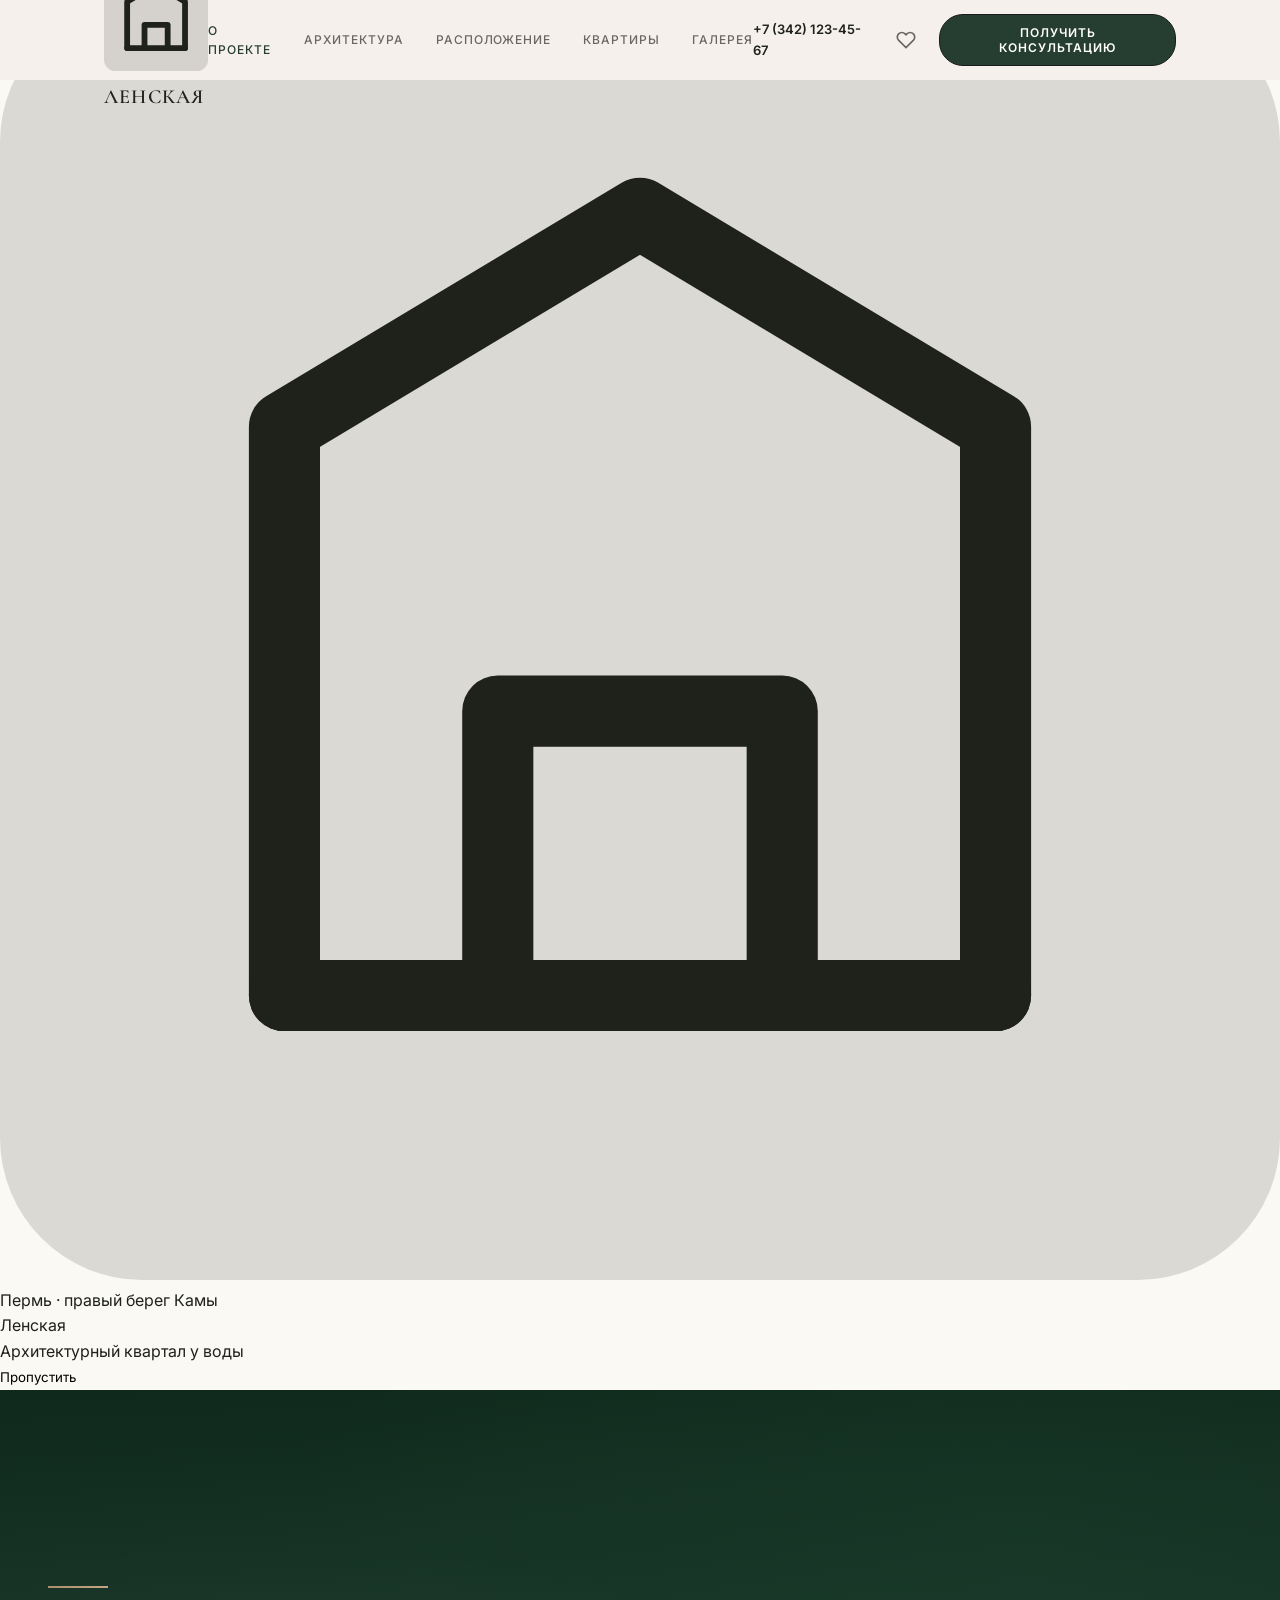
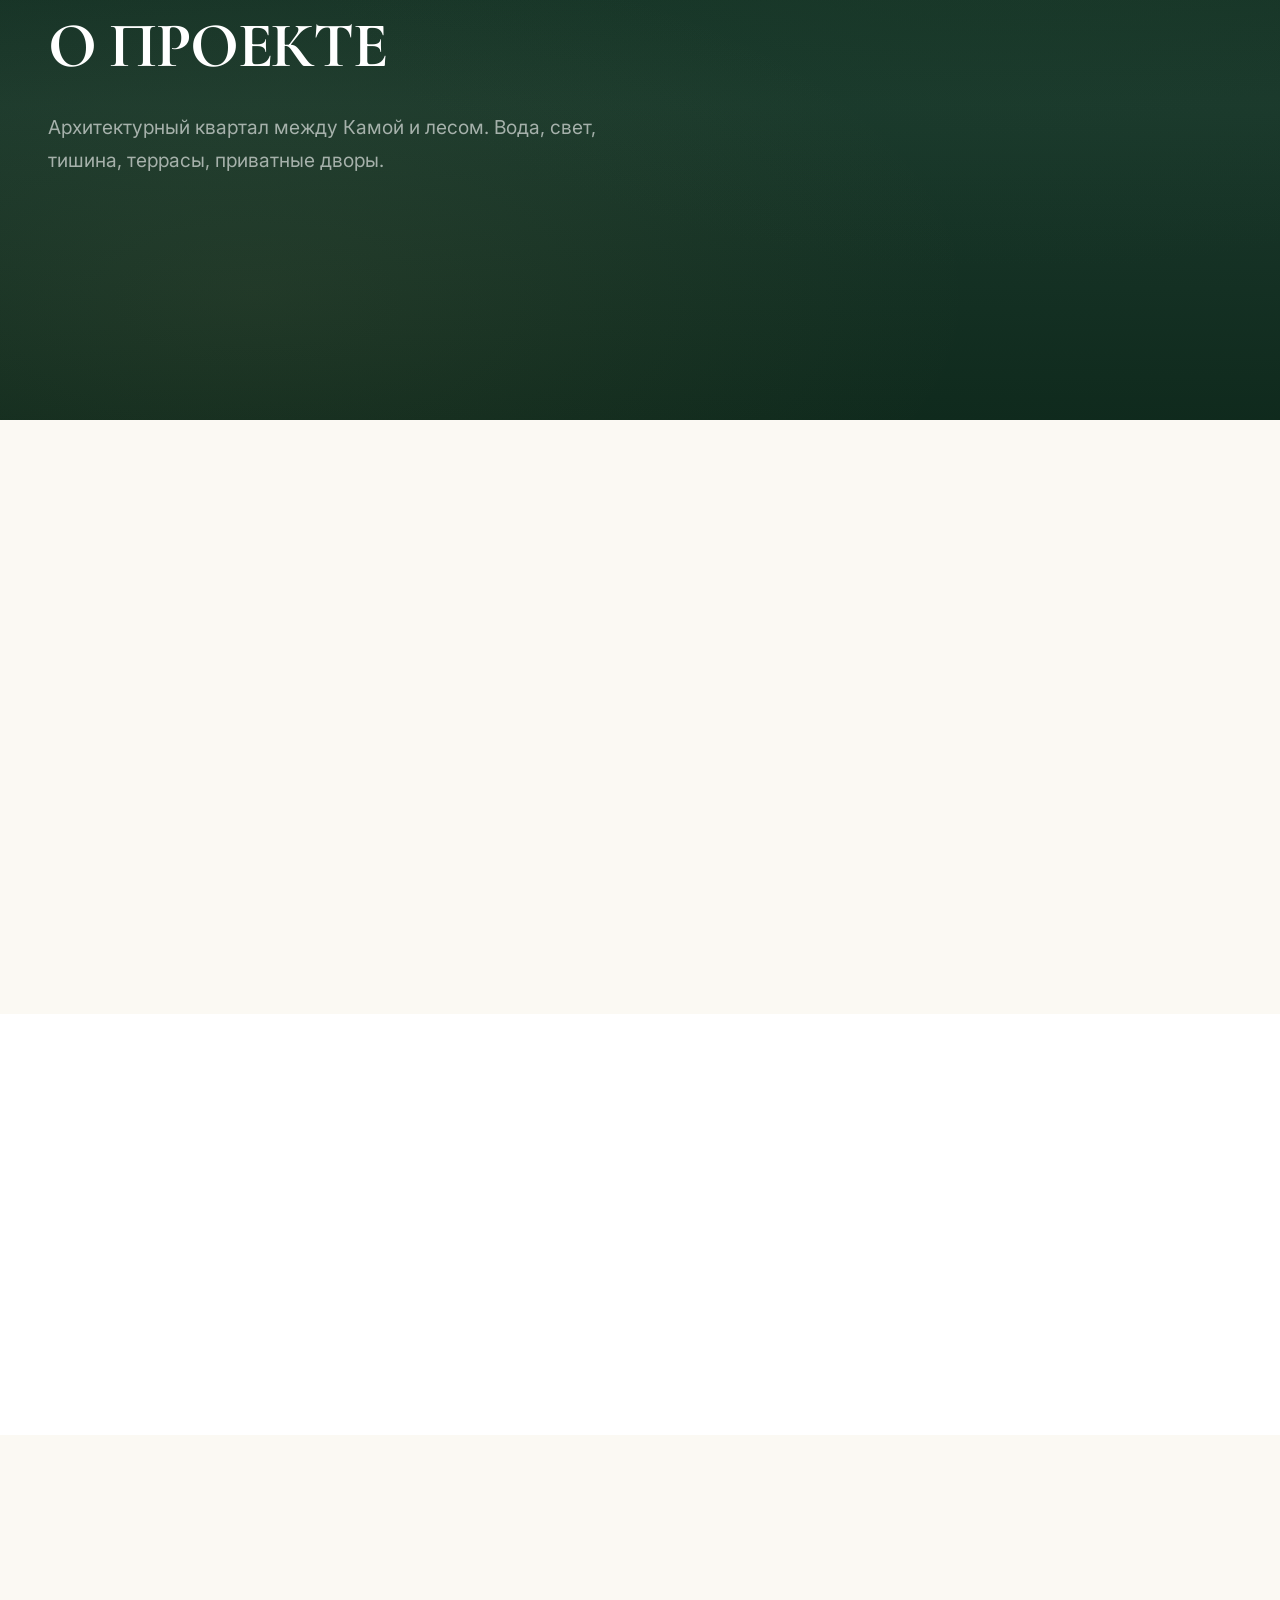
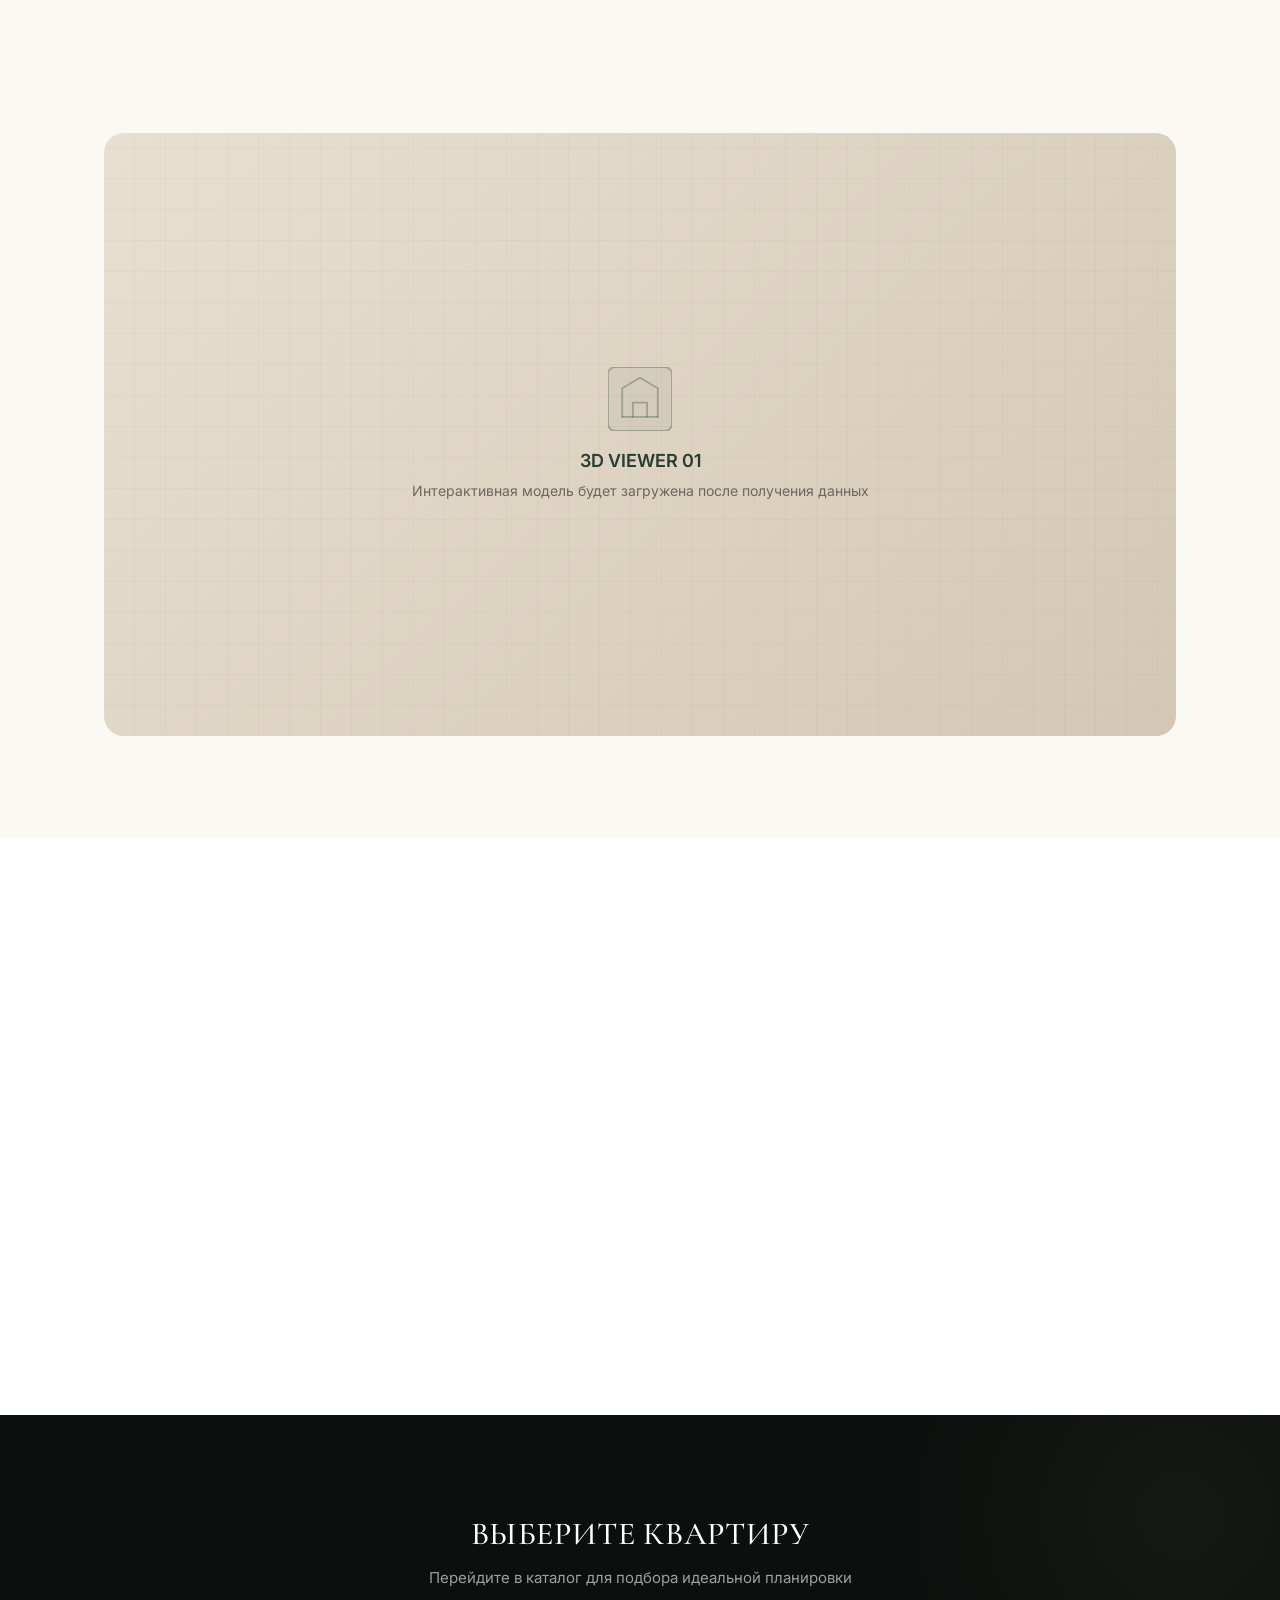
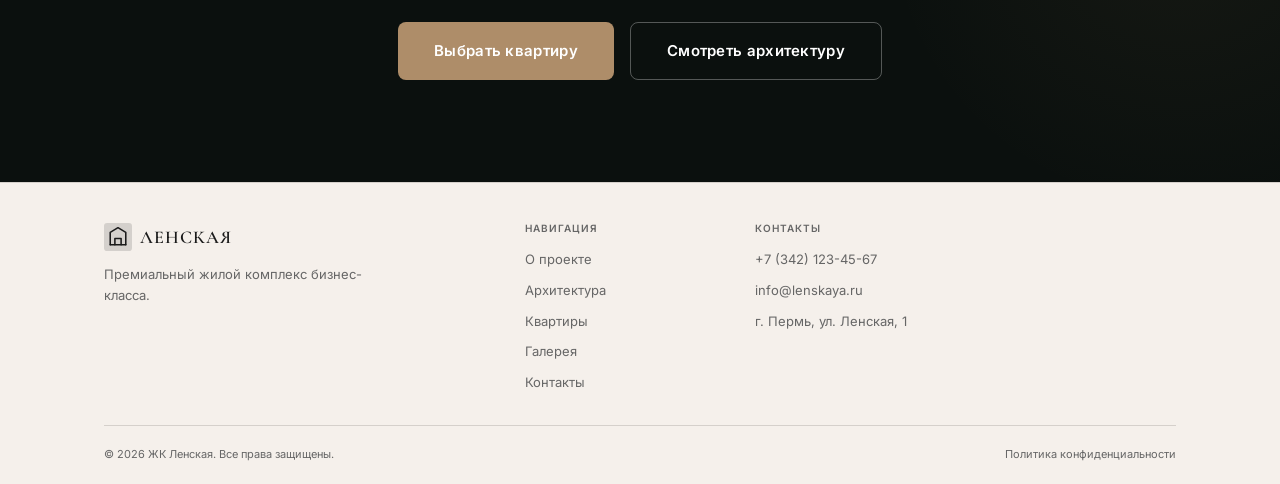
<file: about.html>
<!DOCTYPE html>
<html lang="ru">
<head>
  <meta charset="UTF-8">
  <meta name="viewport" content="width=device-width, initial-scale=1.0">
  <title>О проекте — ЖК Ленская | Архитектурный квартал на берегу Камы</title>
  <meta name="description" content="О проекте ЖК Ленская: концепция, генплан, архитектура, природный контекст. Бизнес-класс на правом берегу Камы.">
  <link rel="preconnect" href="https://fonts.googleapis.com">
  <link rel="preconnect" href="https://fonts.gstatic.com" crossorigin>
  <link href="https://fonts.googleapis.com/css2?family=Inter:wght@300;400;500;600;700&family=Cormorant+Garamond:ital,wght@0,300;0,400;0,500;0,600;0,700;1,400;1,500&display=swap" rel="stylesheet">
  <link rel="stylesheet" href="css/styles.css">
  <link rel="stylesheet" href="css/premium.css">
  <link rel="stylesheet" href="css/components.css">
</head>
<body class="premium-body">
  <header class="header scrolled" id="header">
    <div class="header-inner">
      <a href="index.html" class="header-logo" style="color: #1F211B;">
        <svg class="header-logo-icon" viewBox="0 0 36 36" fill="none"><rect width="36" height="36" rx="4" fill="currentColor" opacity="0.15"/><path d="M8 28V12L18 6L28 12V28" stroke="currentColor" stroke-width="2" stroke-linecap="round" stroke-linejoin="round"/><path d="M14 28V20H22V28" stroke="currentColor" stroke-width="2" stroke-linecap="round" stroke-linejoin="round"/><path d="M8 28H28" stroke="currentColor" stroke-width="2" stroke-linecap="round"/></svg>
        Ленская
      </a>
      <nav class="header-nav">
        <a href="about.html" style="color: #263D31;">О проекте</a>
        <a href="architecture.html" style="color: #6B675E;">Архитектура</a>
        <a href="location.html" style="color: #6B675E;">Расположение</a>
        <a href="apartments.html" style="color: #6B675E;">Квартиры</a>
        <a href="gallery.html" style="color: #6B675E;">Галерея</a>
      </nav>
      <div class="header-actions">
        <a href="tel:+73421234567" class="header-phone" style="color: #1F211B;">+7 (342) 123-45-67</a>
        <a href="favorites.html" class="header-favorites" style="color: #6B675E;">
          <svg width="20" height="20" viewBox="0 0 24 24" fill="none" stroke="currentColor" stroke-width="2"><path d="M20.84 4.61a5.5 5.5 0 0 0-7.78 0L12 5.67l-1.06-1.06a5.5 5.5 0 0 0-7.78 7.78l1.06 1.06L12 21.23l7.78-7.78 1.06-1.06a5.5 5.5 0 0 0 0-7.78z"/></svg>
          <span class="header-favorites-count">0</span>
        </a>
        <button class="header-cta" data-modal="modal-consult" style="background: #263D31; color: white;">Получить консультацию</button>
        <div class="burger" aria-label="Меню"><span style="background: #1F211B;"></span><span style="background: #1F211B;"></span><span style="background: #1F211B;"></span></div>
      </div>
    </div>
  </header>
  <div class="mobile-menu">
    <nav>
      <a href="about.html">О проекте</a>
      <a href="architecture.html">Архитектура</a>
      <a href="location.html">Расположение</a>
      <a href="apartments.html">Квартиры</a>
      <a href="gallery.html">Галерея</a>
      <a href="favorites.html">Избранное</a>
    </nav>
    <div class="mobile-menu-phone"><a href="tel:+73421234567">+7 (342) 123-45-67</a></div>
  </div>

  <!-- Hero -->
  <section class="hero-premium" style="min-height: 70vh;">
    <div class="hero-premium-bg"></div>
    <div class="hero-premium-content" style="display: flex; flex-direction: column; justify-content: center; min-height: 70vh;">
      <div class="gold-divider" style="margin-bottom: 24px;"></div>
      <h1 class="hero-premium-title" style="font-size: clamp(2.5rem, 5vw, 4.5rem);">О проекте</h1>
      <p class="hero-premium-subtitle">Архитектурный квартал между Камой и лесом. Вода, свет, тишина, террасы, приватные дворы.</p>
    </div>
  </section>

  <!-- Manifest -->
  <section class="section">
    <div class="container">
      <div class="two-col">
        <div class="animate-on-scroll">
          <div class="gold-divider" style="margin-bottom: 24px;"></div>
          <p class="premium-quote">Место, где природа и архитектура становятся образом жизни</p>
        </div>
        <div class="animate-on-scroll delay-2">
          <p style="font-size: 1.125rem; line-height: 1.8; color: #6B675E; margin-bottom: 24px;">
            Ленская — это архитектурный квартал бизнес-класса на первой линии правого берега Камы. Проект объединяет террасную архитектуру, панорамные виды на реку и Закамский Бор, приватные дворы и продуманную инфраструктуру.
          </p>
          <p style="font-size: 1rem; color: #6B675E; margin-bottom: 24px;">
            Зелёные коридоры связывают лесной массив с набережной, создавая уникальную среду для жизни в гармонии с природой. Периметральная застройка формирует закрытые дворы без транзитного трафика.
          </p>
          <p style="font-size: 1rem; color: #6B675E;">
            На первых этажах расположатся кафе, фитнес, детские сады, аптеки и повседневные сервисы — всё необходимое в шаговой доступности.
          </p>
        </div>
      </div>
    </div>
  </section>

  <!-- Facts -->
  <section class="section" style="background: white;">
    <div class="container">
      <div class="animate-on-scroll" style="text-align: center; margin-bottom: 64px;">
        <div class="gold-divider" style="margin: 0 auto 24px;"></div>
        <h2 style="font-size: clamp(2rem, 4vw, 3rem); margin-bottom: 16px;">Цифры и факты</h2>
      </div>
      <div style="display: grid; grid-template-columns: repeat(4, 1fr); gap: 32px; max-width: 960px; margin: 0 auto;">
        <div class="animate-on-scroll" style="text-align: center;">
          <div style="font-family: var(--font-display); font-size: 3rem; font-weight: 700; color: #AE8D69; line-height: 1; margin-bottom: 8px;">709</div>
          <div style="font-size: 0.875rem; color: #6B675E; text-transform: uppercase; letter-spacing: 0.08em;">квартир</div>
        </div>
        <div class="animate-on-scroll delay-1" style="text-align: center;">
          <div style="font-family: var(--font-display); font-size: 3rem; font-weight: 700; color: #AE8D69; line-height: 1; margin-bottom: 8px;">25</div>
          <div style="font-size: 0.875rem; color: #6B675E; text-transform: uppercase; letter-spacing: 0.08em;">этажей</div>
        </div>
        <div class="animate-on-scroll delay-2" style="text-align: center;">
          <div style="font-family: var(--font-display); font-size: 3rem; font-weight: 700; color: #AE8D69; line-height: 1; margin-bottom: 8px;">2</div>
          <div style="font-size: 0.875rem; color: #6B675E; text-transform: uppercase; letter-spacing: 0.08em;">корпуса</div>
        </div>
        <div class="animate-on-scroll delay-3" style="text-align: center;">
          <div style="font-family: var(--font-display); font-size: 3rem; font-weight: 700; color: #AE8D69; line-height: 1; margin-bottom: 8px;">1<sup style="font-size:0.4em">я</sup></div>
          <div style="font-size: 0.875rem; color: #6B675E; text-transform: uppercase; letter-spacing: 0.08em;">линия Камы</div>
        </div>
      </div>
    </div>
  </section>

  <!-- 3D Placeholder -->
  <section class="section">
    <div class="container">
      <div class="animate-on-scroll" style="text-align: center; margin-bottom: 48px;">
        <div class="gold-divider" style="margin: 0 auto 24px;"></div>
        <h2 style="font-size: clamp(2rem, 4vw, 3rem); margin-bottom: 16px;">Интерактивная 3D-модель</h2>
        <p style="font-size: 1.125rem; color: #6B675E; max-width: 600px; margin: 0 auto;">Вращение, приближение, выбор корпуса, показ зелёных коридоров, переход в каталог</p>
      </div>
      <div style="background: linear-gradient(135deg, #e8dfd0 0%, #d4c8b4 100%); border-radius: 20px; aspect-ratio: 16/9; display: flex; flex-direction: column; align-items: center; justify-content: center; gap: 16px; position: relative; overflow: hidden;">
        <div style="position: absolute; inset: 0; background: repeating-linear-gradient(0deg, transparent, transparent 30px, rgba(27,58,45,0.03) 30px, rgba(27,58,45,0.03) 31px), repeating-linear-gradient(90deg, transparent, transparent 30px, rgba(27,58,45,0.03) 30px, rgba(27,58,45,0.03) 31px);"></div>
        <svg viewBox="0 0 36 36" fill="none" stroke="rgba(27,58,45,0.3)" stroke-width="1" style="width: 64px; height: 64px; position: relative;">
          <rect width="36" height="36" rx="4" fill="rgba(27,58,45,0.05)"/>
          <path d="M8 28V12L18 6L28 12V28" stroke-linecap="round" stroke-linejoin="round"/>
          <path d="M14 28V20H22V28" stroke-linecap="round" stroke-linejoin="round"/>
          <path d="M8 28H28" stroke-linecap="round"/>
        </svg>
        <div style="position: relative; text-align: center;">
          <div style="font-size: 1.125rem; font-weight: 600; color: #263D31; margin-bottom: 4px;">3D VIEWER 01</div>
          <div style="font-size: 0.875rem; color: #6B675E;">Интерактивная модель будет загружена после получения данных</div>
        </div>
      </div>
    </div>
  </section>

  <!-- Genplan -->
  <section class="section" style="background: white;">
    <div class="container">
      <div class="two-col">
        <div class="animate-on-scroll">
          <div class="numbered-block">
            <h3 style="font-size: 1.75rem; margin-bottom: 16px;">Генплан</h3>
            <p style="color: #6B675E; margin-bottom: 24px;">Квартал спроектирован как самодостаточная среда с жилыми корпусами, приватными дворами, зелёными коридорами и коммерческими пространствами.</p>
            <div style="font-size: 0.8125rem; color: #6B675E; margin-bottom: 12px;"><strong style="color: #1F211B;">MASTERPLAN 01</strong> — Аксонометрия проекта; 2400×1800 px; заменяется через CMS</div>
          </div>
        </div>
        <div class="animate-on-scroll delay-2">
          <div style="background: #F7F4ED; border-radius: 20px; aspect-ratio: 4/3; display: flex; align-items: center; justify-content: center;">
            <div style="text-align: center; color: #6B675E;">
              <svg viewBox="0 0 36 36" fill="none" stroke="currentColor" stroke-width="1" style="width: 48px; height: 48px; margin-bottom: 12px; opacity: 0.3;"><rect width="36" height="36" rx="4"/><path d="M8 28V12L18 6L28 12V28"/></svg>
              <div style="font-size: 0.875rem;">MASTERPLAN 01</div>
            </div>
          </div>
        </div>
      </div>
    </div>
  </section>

  <!-- CTA -->
  <section class="section-accent section">
    <div class="container" style="text-align: center; max-width: 640px;">
      <h3 style="color: white; margin-bottom: 16px;">Выберите квартиру</h3>
      <p style="color: rgba(255,255,255,0.6); margin-bottom: 32px;">Перейдите в каталог для подбора идеальной планировки</p>
      <div style="display: flex; gap: 16px; justify-content: center; flex-wrap: wrap;">
        <a href="apartments.html" class="btn-premium btn-premium-gold">Выбрать квартиру</a>
        <a href="architecture.html" class="btn-premium btn-premium-outline">Смотреть архитектуру</a>
      </div>
    </div>
  </section>

  <footer class="footer">
    <div class="container">
      <div class="footer-grid">
        <div class="footer-brand">
          <div class="footer-logo">
            <svg width="28" height="28" viewBox="0 0 36 36" fill="none"><rect width="36" height="36" rx="4" fill="currentColor" opacity="0.15"/><path d="M8 28V12L18 6L28 12V28" stroke="currentColor" stroke-width="2" stroke-linecap="round" stroke-linejoin="round"/><path d="M14 28V20H22V28" stroke="currentColor" stroke-width="2" stroke-linecap="round" stroke-linejoin="round"/><path d="M8 28H28" stroke="currentColor" stroke-width="2" stroke-linecap="round"/></svg>
            Ленская
          </div>
          <p>Премиальный жилой комплекс бизнес-класса.</p>
        </div>
        <div>
          <h5>Навигация</h5>
          <div class="footer-links">
            <a href="about.html">О проекте</a>
            <a href="architecture.html">Архитектура</a>
            <a href="apartments.html">Квартиры</a>
            <a href="gallery.html">Галерея</a>
            <a href="contacts.html">Контакты</a>
          </div>
        </div>
        <div>
          <h5>Контакты</h5>
          <div class="footer-links">
            <a href="tel:+73421234567">+7 (342) 123-45-67</a>
            <a href="mailto:info@lenskaya.ru">info@lenskaya.ru</a>
            <a href="contacts.html">г. Пермь, ул. Ленская, 1</a>
          </div>
        </div>
      </div>
      <div class="footer-bottom">
        <p>&copy; 2026 ЖК Ленская. Все права защищены.</p>
        <div class="footer-legal">
          <a href="legal.html">Политика конфиденциальности</a>
        </div>
      </div>
    </div>
  </footer>

  <div class="mobile-bottom-bar">
    <div class="mobile-bottom-bar-inner">
      <a href="tel:+73421234567" class="mobile-bottom-btn"><svg viewBox="0 0 24 24" fill="none" stroke="currentColor" stroke-width="2"><path d="M22 16.92v3a2 2 0 0 1-2.18 2 19.79 19.79 0 0 1-8.63-3.07 19.5 19.5 0 0 1-6-6 19.79 19.79 0 0 1-3.07-8.67A2 2 0 0 1 4.11 2h3a2 2 0 0 1 2 1.72 12.84 12.84 0 0 0 .7 2.81 2 2 0 0 1-.45 2.11L8.09 9.91a16 16 0 0 0 6 6l1.27-1.27a2 2 0 0 1 2.11-.45 12.84 12.84 0 0 0 2.81.7A2 2 0 0 1 22 16.92z"/></svg>Позвонить</a>
      <a href="https://t.me/lenskaya" target="_blank" class="mobile-bottom-btn"><svg viewBox="0 0 24 24" fill="currentColor"><path d="M11.944 0A12 12 0 0 0 0 12a12 12 0 0 0 12 12 12 12 0 0 0 12-12A12 12 0 0 0 12 0a12 12 0 0 0-.056 0zm4.962 7.224c.1-.002.321.023.465.14a.506.506 0 0 1 .171.325c.016.093.036.306.02.472-.18 1.898-.962 6.502-1.36 8.627-.168.9-.499 1.201-.82 1.23-.696.065-1.225-.46-1.9-.902-1.056-.693-1.653-1.124-2.678-1.8-1.185-.78-.417-1.21.258-1.91.177-.184 3.247-2.977 3.307-3.23.007-.032.014-.15-.056-.212s-.174-.041-.249-.024c-.106.024-1.793 1.14-5.061 3.345-.479.33-.913.49-1.302.48-.428-.008-1.252-.241-1.865-.44-.752-.245-1.349-.374-1.297-.789.027-.216.325-.437.893-.663 3.498-1.524 5.83-2.529 6.998-3.014 3.332-1.386 4.025-1.627 4.476-1.635z"/></svg>Написать</a>
      <a href="apartments.html" class="mobile-bottom-btn mobile-bottom-btn-cta"><svg viewBox="0 0 24 24" fill="none" stroke="currentColor" stroke-width="2"><path d="M3 9l9-7 9 7v11a2 2 0 0 1-2 2H5a2 2 0 0 1-2-2z"/><polyline points="9,22 9,12 15,12 15,22"/></svg>Квартиры</a>
      <a href="favorites.html" class="mobile-bottom-btn"><svg viewBox="0 0 24 24" fill="none" stroke="currentColor" stroke-width="2"><path d="M20.84 4.61a5.5 5.5 0 0 0-7.78 0L12 5.67l-1.06-1.06a5.5 5.5 0 0 0-7.78 7.78l1.06 1.06L12 21.23l7.78-7.78 1.06-1.06a5.5 5.5 0 0 0 0-7.78z"/></svg>Избранное</a>
      <button class="mobile-bottom-btn" data-modal="modal-consult"><svg viewBox="0 0 24 24" fill="none" stroke="currentColor" stroke-width="2"><path d="M21 15a2 2 0 0 1-2 2H7l-4 4V5a2 2 0 0 1 2-2h14a2 2 0 0 1 2 2z"/></svg>Заявка</button>
    </div>
  </div>

  <div class="modal-overlay" id="modal-consult">
    <div class="modal">
      <div class="modal-header">
        <h3>Получить консультацию</h3>
        <button class="modal-close"><svg width="20" height="20" viewBox="0 0 24 24" fill="none" stroke="currentColor" stroke-width="2"><line x1="18" y1="6" x2="6" y2="18"/><line x1="6" y1="6" x2="18" y2="18"/></svg></button>
      </div>
      <div class="modal-body">
        <form class="form" data-form="modal_consult">
          <div class="form-group">
            <label class="form-label">Имя *</label>
            <input type="text" name="name" class="form-input" placeholder="Ваше имя" required>
          </div>
          <div class="form-group">
            <label class="form-label">Телефон *</label>
            <input type="tel" name="phone" class="form-input" placeholder="+7 (___) ___-__-__" required>
          </div>
          <div class="form-checkbox">
            <input type="checkbox" name="consent" id="ab-consent" required>
            <label for="ab-consent">Я даю согласие на <a href="legal.html">обработку персональных данных</a></label>
          </div>
          <button type="submit" class="btn-premium btn-premium-primary" style="width: 100%; justify-content: center;">Отправить</button>
        </form>
        <div class="form-success"><h4>Заявка отправлена!</h4><p>Перезвоним в течение 15 минут.</p></div>
      </div>
    </div>
  </div>

  <script src="js/intro.js"></script>
  <script src="js/main.js"></script>
</body>
</html>
</file>
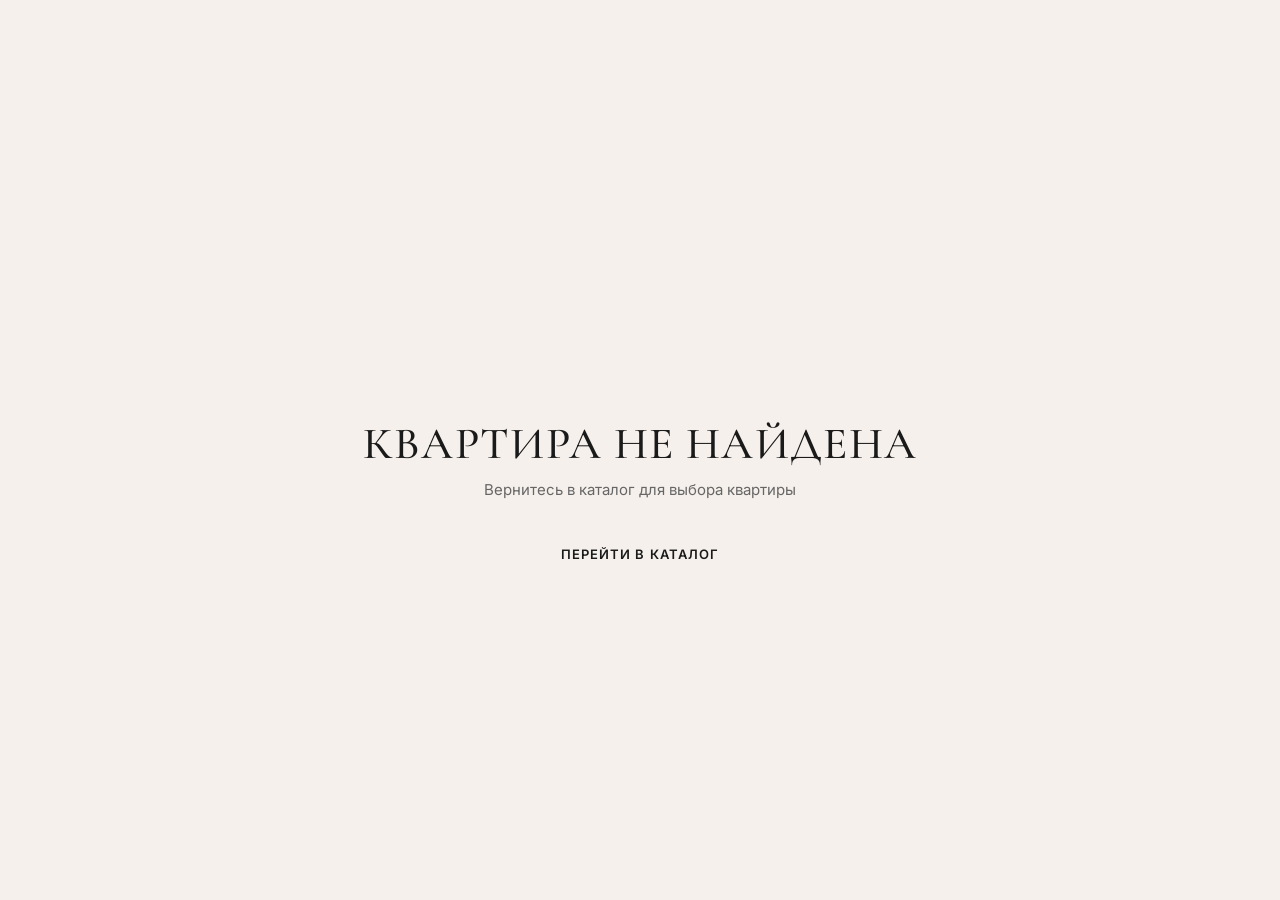
<file: apartment-detail.html>
<!DOCTYPE html>
<html lang="ru">
<head>
  <meta charset="UTF-8">
  <meta name="viewport" content="width=device-width, initial-scale=1.0">
  <title>Квартира — ЖК Ленская</title>
  <meta name="description" content="Детальная информация о квартире в ЖК Ленская: планировка, параметры, цена, статус.">
  <link rel="preconnect" href="https://fonts.googleapis.com">
  <link rel="preconnect" href="https://fonts.gstatic.com" crossorigin>
  <link href="https://fonts.googleapis.com/css2?family=Inter:wght@300;400;500;600;700&family=Cormorant+Garamond:wght@400;500;600;700&display=swap" rel="stylesheet">
  <link rel="stylesheet" href="css/styles.css">
</head>
<body class="detail-page">

  <!-- Header -->
  <header class="header scrolled" id="header">
    <div class="header-inner">
      <a href="index.html" class="header-logo" style="color: #1F211B;">
        <svg class="header-logo-icon" viewBox="0 0 36 36" fill="none"><rect width="36" height="36" rx="4" fill="currentColor" opacity="0.15"/><path d="M8 28V12L18 6L28 12V28" stroke="currentColor" stroke-width="2" stroke-linecap="round" stroke-linejoin="round"/><path d="M14 28V20H22V28" stroke="currentColor" stroke-width="2" stroke-linecap="round" stroke-linejoin="round"/><path d="M8 28H28" stroke="currentColor" stroke-width="2" stroke-linecap="round"/></svg>
        Ленская
      </a>
      <nav class="header-nav">
        <a href="index.html#advantages" style="color: #6B675E;">О проекте</a>
        <a href="apartments.html" style="color: var(--color-accent);">Квартиры</a>
        <a href="gallery.html" style="color: #6B675E;">Галерея</a>
        <a href="location.html" style="color: #6B675E;">Расположение</a>
        <a href="contacts.html" style="color: #6B675E;">Контакты</a>
      </nav>
      <div class="header-actions">
        <a href="tel:+73421234567" class="header-phone" style="color: #1F211B;">+7 (342) 123-45-67</a>
        <a href="favorites.html" class="header-favorites" style="color: #6B675E;" title="Избранное">
          <svg width="20" height="20" viewBox="0 0 24 24" fill="none" stroke="currentColor" stroke-width="2"><path d="M20.84 4.61a5.5 5.5 0 0 0-7.78 0L12 5.67l-1.06-1.06a5.5 5.5 0 0 0-7.78 7.78l1.06 1.06L12 21.23l7.78-7.78 1.06-1.06a5.5 5.5 0 0 0 0-7.78z"/></svg>
          <span class="header-favorites-count">0</span>
        </a>
        <button class="header-cta" data-modal="modal-consult" style="background: #AE8D69; color: white;">Получить консультацию</button>
        <div class="burger" aria-label="Меню"><span style="background: #1F211B;"></span><span style="background: #1F211B;"></span><span style="background: #1F211B;"></span></div>
      </div>
    </div>
  </header>

  <!-- Mobile Menu -->
  <div class="mobile-menu">
    <nav>
      <a href="index.html#advantages">О проекте</a>
      <a href="apartments.html">Квартиры</a>
      <a href="gallery.html">Галерея</a>
      <a href="location.html">Расположение</a>
      <a href="contacts.html">Контакты</a>
      <a href="favorites.html">Избранное</a>
    </nav>
    <div class="mobile-menu-phone"><a href="tel:+73421234567">+7 (342) 123-45-67</a></div>
  </div>

  <!-- Detail -->
  <section class="detail-hero">
    <div class="container">
      <!-- Breadcrumb -->
      <div class="detail-breadcrumb">
        <a href="index.html">Главная</a>
        <svg viewBox="0 0 24 24" fill="none" stroke="currentColor" stroke-width="2"><polyline points="9,18 15,12 9,6"/></svg>
        <a href="apartments.html">Квартиры</a>
        <svg viewBox="0 0 24 24" fill="none" stroke="currentColor" stroke-width="2"><polyline points="9,18 15,12 9,6"/></svg>
        <span class="detail-room-type">Квартира</span>
      </div>

      <div class="detail-grid">
        <!-- Gallery -->
        <div class="detail-gallery fade-in-left">
          <div class="plan-placeholder" style="width: 100%; height: 100%;">
            <svg viewBox="0 0 120 100" fill="none" stroke="currentColor" stroke-width="1" style="width: 80%; height: 80%; opacity: 0.2;">
              <rect x="10" y="10" width="100" height="80" rx="2"/>
              <line x1="10" y1="40" x2="70" y2="40"/>
              <line x1="70" y1="10" x2="70" y2="40"/>
              <line x1="40" y1="40" x2="40" y2="90"/>
              <line x1="40" y1="60" x2="110" y2="60"/>
              <line x1="70" y1="60" x2="70" y2="90"/>
              <rect x="15" y="15" width="20" height="20" rx="1" fill="currentColor" opacity="0.05"/>
              <rect x="75" y="65" width="30" height="20" rx="1" fill="currentColor" opacity="0.05"/>
            </svg>
          </div>
        </div>

        <!-- Info -->
        <div class="detail-info fade-in-right">
          <div class="detail-status free">Свободна</div>
          <h1 class="detail-title">Квартира 1</h1>
          <div class="detail-price">6.2 млн ₽ <span>за всю квартиру</span></div>

          <div class="detail-specs">
            <div class="detail-spec">
              <div class="detail-spec-label">Общая площадь</div>
              <div class="detail-spec-value detail-area">42.5 м²</div>
            </div>
            <div class="detail-spec">
              <div class="detail-spec-label">Этаж</div>
              <div class="detail-spec-value detail-floor">3 из 25</div>
            </div>
            <div class="detail-spec">
              <div class="detail-spec-label">Кухня</div>
              <div class="detail-spec-value detail-kitchen">12.0 м²</div>
            </div>
            <div class="detail-spec">
              <div class="detail-spec-label">Корпус</div>
              <div class="detail-spec-value detail-building">Корпус 1</div>
            </div>
            <div class="detail-spec">
              <div class="detail-spec-label">Вид</div>
              <div class="detail-spec-value detail-view">двор</div>
            </div>
            <div class="detail-spec">
              <div class="detail-spec-label">Санузлы</div>
              <div class="detail-spec-value detail-bathrooms">1</div>
            </div>
            <div class="detail-spec">
              <div class="detail-spec-label">Балкон</div>
              <div class="detail-spec-value detail-balcony">Есть</div>
            </div>
            <div class="detail-spec">
              <div class="detail-spec-label">Терраса</div>
              <div class="detail-spec-value detail-terrace">Нет</div>
            </div>
          </div>

          <div class="detail-ctas">
            <button class="btn btn-primary btn-lg" data-modal="modal-consult">Получить консультацию</button>
            <button class="btn btn-outline btn-lg detail-fav-btn">
              <svg width="18" height="18" viewBox="0 0 24 24" fill="none" stroke="currentColor" stroke-width="2"><path d="M20.84 4.61a5.5 5.5 0 0 0-7.78 0L12 5.67l-1.06-1.06a5.5 5.5 0 0 0-7.78 7.78l1.06 1.06L12 21.23l7.78-7.78 1.06-1.06a5.5 5.5 0 0 0 0-7.78z"/></svg>
              <span>В избранное</span>
            </button>
            <a href="tel:+73421234567" class="btn btn-ghost btn-lg">
              <svg width="18" height="18" viewBox="0 0 24 24" fill="none" stroke="currentColor" stroke-width="2"><path d="M22 16.92v3a2 2 0 0 1-2.18 2 19.79 19.79 0 0 1-8.63-3.07 19.5 19.5 0 0 1-6-6 19.79 19.79 0 0 1-3.07-8.67A2 2 0 0 1 4.11 2h3a2 2 0 0 1 2 1.72 12.84 12.84 0 0 0 .7 2.81 2 2 0 0 1-.45 2.11L8.09 9.91a16 16 0 0 0 6 6l1.27-1.27a2 2 0 0 1 2.11-.45 12.84 12.84 0 0 0 2.81.7A2 2 0 0 1 22 16.92z"/></svg>
              Позвонить
            </a>
            <div style="display: flex; gap: 12px;">
              <a href="https://t.me/lenskaya" target="_blank" class="messenger-btn telegram" style="flex: 1; justify-content: center;">
                <svg width="16" height="16" viewBox="0 0 24 24" fill="currentColor"><path d="M11.944 0A12 12 0 0 0 0 12a12 12 0 0 0 12 12 12 12 0 0 0 12-12A12 12 0 0 0 12 0a12 12 0 0 0-.056 0zm4.962 7.224c.1-.002.321.023.465.14a.506.506 0 0 1 .171.325c.016.093.036.306.02.472-.18 1.898-.962 6.502-1.36 8.627-.168.9-.499 1.201-.82 1.23-.696.065-1.225-.46-1.9-.902-1.056-.693-1.653-1.124-2.678-1.8-1.185-.78-.417-1.21.258-1.91.177-.184 3.247-2.977 3.307-3.23.007-.032.014-.15-.056-.212s-.174-.041-.249-.024c-.106.024-1.793 1.14-5.061 3.345-.479.33-.913.49-1.302.48-.428-.008-1.252-.241-1.865-.44-.752-.245-1.349-.374-1.297-.789.027-.216.325-.437.893-.663 3.498-1.524 5.83-2.529 6.998-3.014 3.332-1.386 4.025-1.627 4.476-1.635z"/></svg>
                Telegram
              </a>
              <a href="https://wa.me/73421234567" target="_blank" class="messenger-btn whatsapp" style="flex: 1; justify-content: center;">
                <svg width="16" height="16" viewBox="0 0 24 24" fill="currentColor"><path d="M17.472 14.382c-.297-.149-1.758-.867-2.03-.967-.273-.099-.471-.148-.67.15-.197.297-.767.966-.94 1.164-.173.199-.347.223-.644.075-.297-.15-1.255-.463-2.39-1.475-.883-.788-1.48-1.761-1.653-2.059-.173-.297-.018-.458.13-.606.134-.133.298-.347.446-.52.149-.174.198-.298.298-.497.099-.198.05-.371-.025-.52-.075-.149-.669-1.612-.916-2.207-.242-.579-.487-.5-.669-.51-.173-.008-.371-.01-.57-.01-.198 0-.52.074-.792.372-.272.297-1.04 1.016-1.04 2.479 0 1.462 1.065 2.875 1.213 3.074.149.198 2.096 3.2 5.077 4.487.709.306 1.262.489 1.694.625.712.227 1.36.195 1.871.118.571-.085 1.758-.719 2.006-1.413.248-.694.248-1.289.173-1.413-.074-.124-.272-.198-.57-.347m-5.421 7.403h-.004a9.87 9.87 0 0 1-5.031-1.378l-.361-.214-3.741.982.998-3.648-.235-.374a9.86 9.86 0 0 1-1.51-5.26c.001-5.45 4.436-9.884 9.888-9.884 2.64 0 5.122 1.03 6.988 2.898a9.825 9.825 0 0 1 2.893 6.994c-.003 5.45-4.437 9.884-9.885 9.884m8.413-18.297A11.815 11.815 0 0 0 12.05 0C5.495 0 .16 5.335.157 11.892c0 2.096.547 4.142 1.588 5.945L.057 24l6.305-1.654a11.882 11.882 0 0 0 5.683 1.448h.005c6.554 0 11.89-5.335 11.893-11.893a11.821 11.821 0 0 0-3.48-8.413z"/></svg>
                WhatsApp
              </a>
            </div>
          </div>
        </div>
      </div>
    </div>
  </section>

  <!-- Similar Apartments -->
  <section class="section">
    <div class="container">
      <div class="section-header fade-in">
        <h2>Похожие квартиры</h2>
        <div class="section-divider"></div>
      </div>
      <div class="apartments-grid" id="similar-grid"></div>
      <div class="load-more-wrap fade-in" style="margin-top: var(--space-2xl);">
        <a href="apartments.html" class="btn btn-outline">Смотреть все квартиры</a>
      </div>
    </div>
  </section>

  <!-- Footer -->
  <footer class="footer">
    <div class="container">
      <div class="footer-grid">
        <div class="footer-brand">
          <div class="footer-logo">
            <svg width="28" height="28" viewBox="0 0 36 36" fill="none"><rect width="36" height="36" rx="4" fill="currentColor" opacity="0.15"/><path d="M8 28V12L18 6L28 12V28" stroke="currentColor" stroke-width="2" stroke-linecap="round" stroke-linejoin="round"/><path d="M14 28V20H22V28" stroke="currentColor" stroke-width="2" stroke-linecap="round" stroke-linejoin="round"/><path d="M8 28H28" stroke="currentColor" stroke-width="2" stroke-linecap="round"/></svg>
            Ленская
          </div>
          <p>Премиальный жилой комплекс бизнес-класса.</p>
        </div>
        <div>
          <h5>Навигация</h5>
          <div class="footer-links">
            <a href="index.html#advantages">О проекте</a>
            <a href="apartments.html">Квартиры</a>
            <a href="gallery.html">Галерея</a>
            <a href="location.html">Расположение</a>
            <a href="contacts.html">Контакты</a>
          </div>
        </div>
        <div>
          <h5>Контакты</h5>
          <div class="footer-links">
            <a href="tel:+73421234567">+7 (342) 123-45-67</a>
            <a href="mailto:info@lenskaya.ru">info@lenskaya.ru</a>
          </div>
        </div>
      </div>
      <div class="footer-bottom">
        <p>&copy; 2026 ЖК Ленская. Все права защищены.</p>
        <div class="footer-legal">
          <a href="legal.html">Политика конфиденциальности</a>
        </div>
      </div>
    </div>
  </footer>

  <!-- Consultation Modal -->
  <div class="modal-overlay" id="modal-consult">
    <div class="modal">
      <div class="modal-header">
        <h3>Получить консультацию</h3>
        <button class="modal-close"><svg width="20" height="20" viewBox="0 0 24 24" fill="none" stroke="currentColor" stroke-width="2"><line x1="18" y1="6" x2="6" y2="18"/><line x1="6" y1="6" x2="18" y2="18"/></svg></button>
      </div>
      <div class="modal-body">
        <form class="form" data-form="modal_consult">
          <input type="hidden" name="apartment_id" value="">
          <div class="form-group">
            <label class="form-label">Имя *</label>
            <input type="text" name="name" class="form-input" placeholder="Ваше имя" required>
          </div>
          <div class="form-group">
            <label class="form-label">Телефон *</label>
            <input type="tel" name="phone" class="form-input" placeholder="+7 (___) ___-__-__" required>
          </div>
          <div class="form-checkbox">
            <input type="checkbox" name="consent" id="dc-consent" required>
            <label for="dc-consent">Я даю согласие на <a href="legal.html">обработку персональных данных</a></label>
          </div>
          <button type="submit" class="btn btn-primary btn-lg" style="width: 100%;">Отправить</button>
        </form>
        <div class="form-success"><h4>Заявка отправлена!</h4><p>Перезвоним в течение 15 минут.</p></div>
      </div>
    </div>
  </div>

  <script src="js/main.js"></script>
  <script>
    document.addEventListener('DOMContentLoaded', () => {
      // Render similar apartments
      const params = new URLSearchParams(window.location.search);
      const id = parseInt(params.get('id'));
      const apt = APARTMENTS_DATA.find(a => a.id === id);
      if (apt) {
        const similar = APARTMENTS_DATA.filter(a => a.rooms === apt.rooms && a.id !== id && a.status !== 'sold').slice(0, 3);
        const grid = document.getElementById('similar-grid');
        if (grid && similar.length) {
          grid.innerHTML = similar.map(a => createApartmentCard(a)).join('');
          grid.querySelectorAll('.apartment-card-fav').forEach(btn => {
            btn.addEventListener('click', (e) => {
              e.preventDefault();
              e.stopPropagation();
              toggleFavorite(parseInt(btn.dataset.id));
            });
          });
          updateFavoritesUI();
        }
      }
    });
  </script>
</body>
</html>
</file>
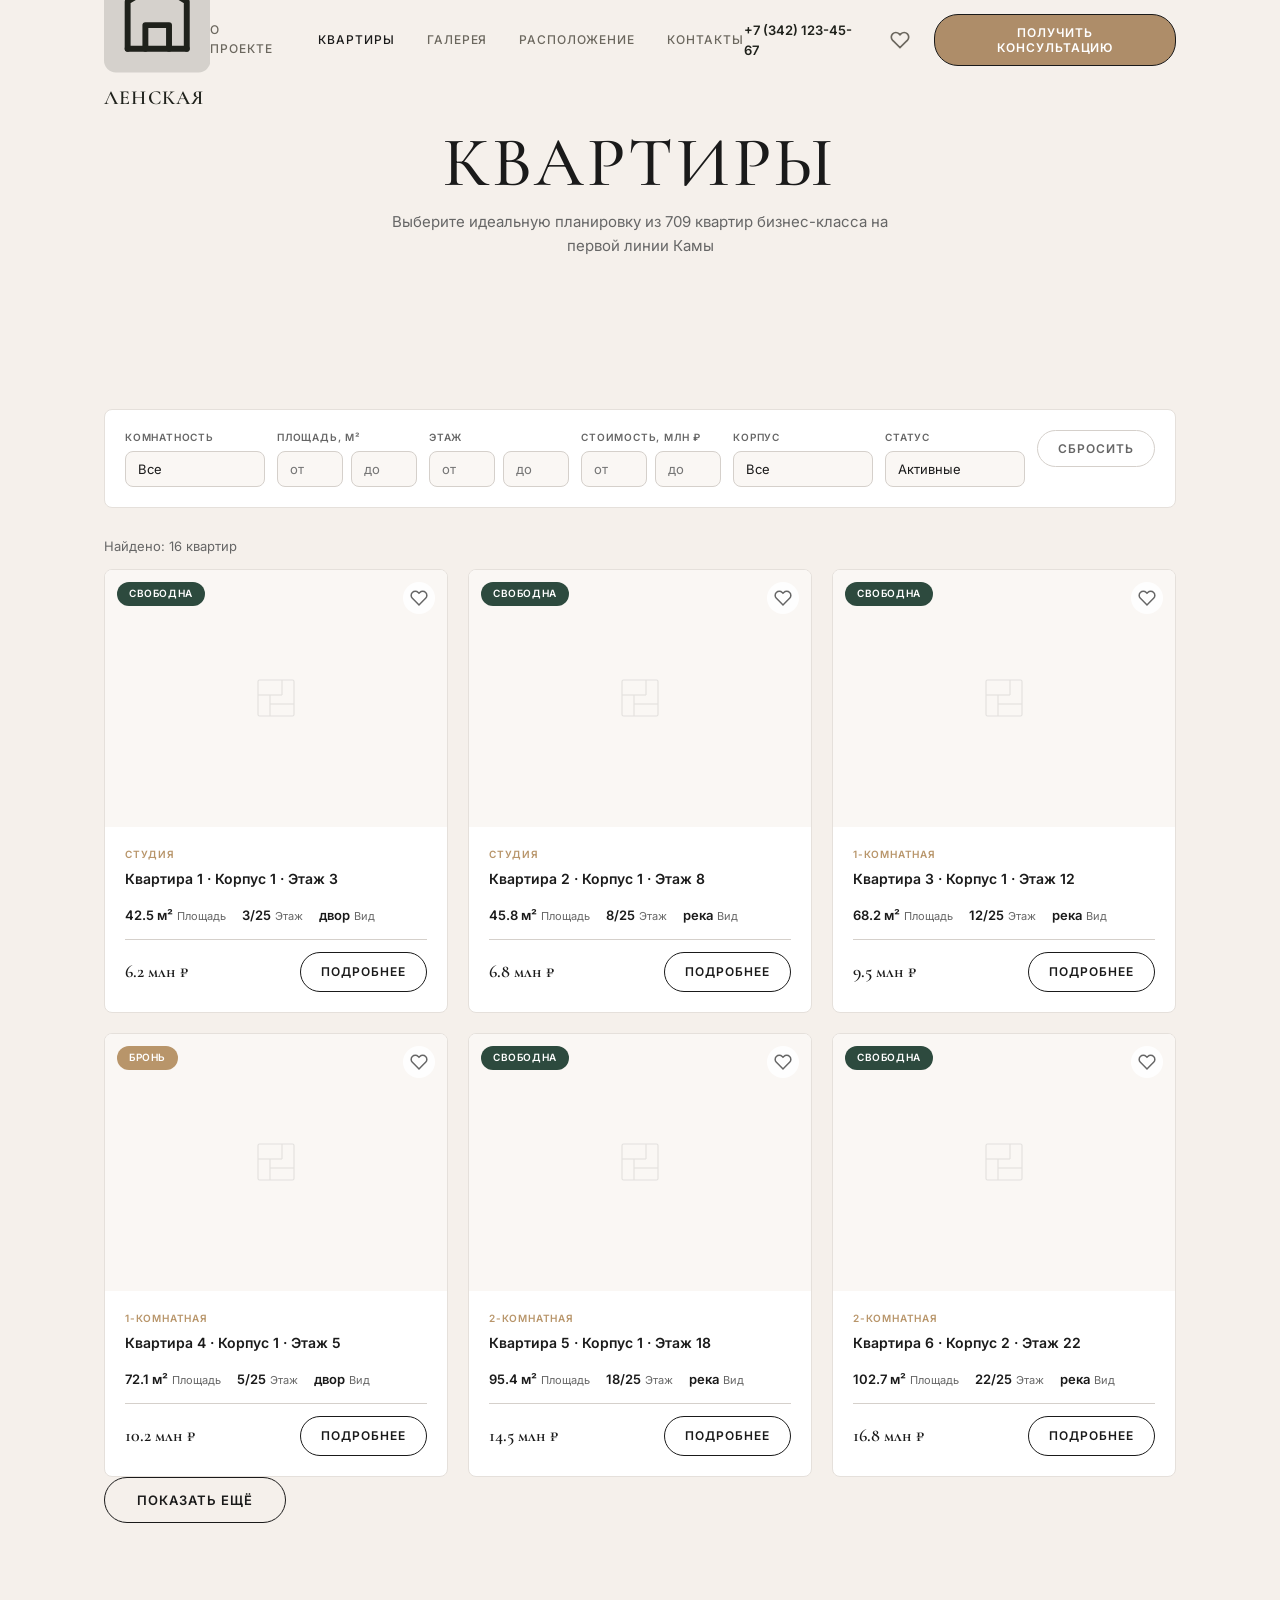
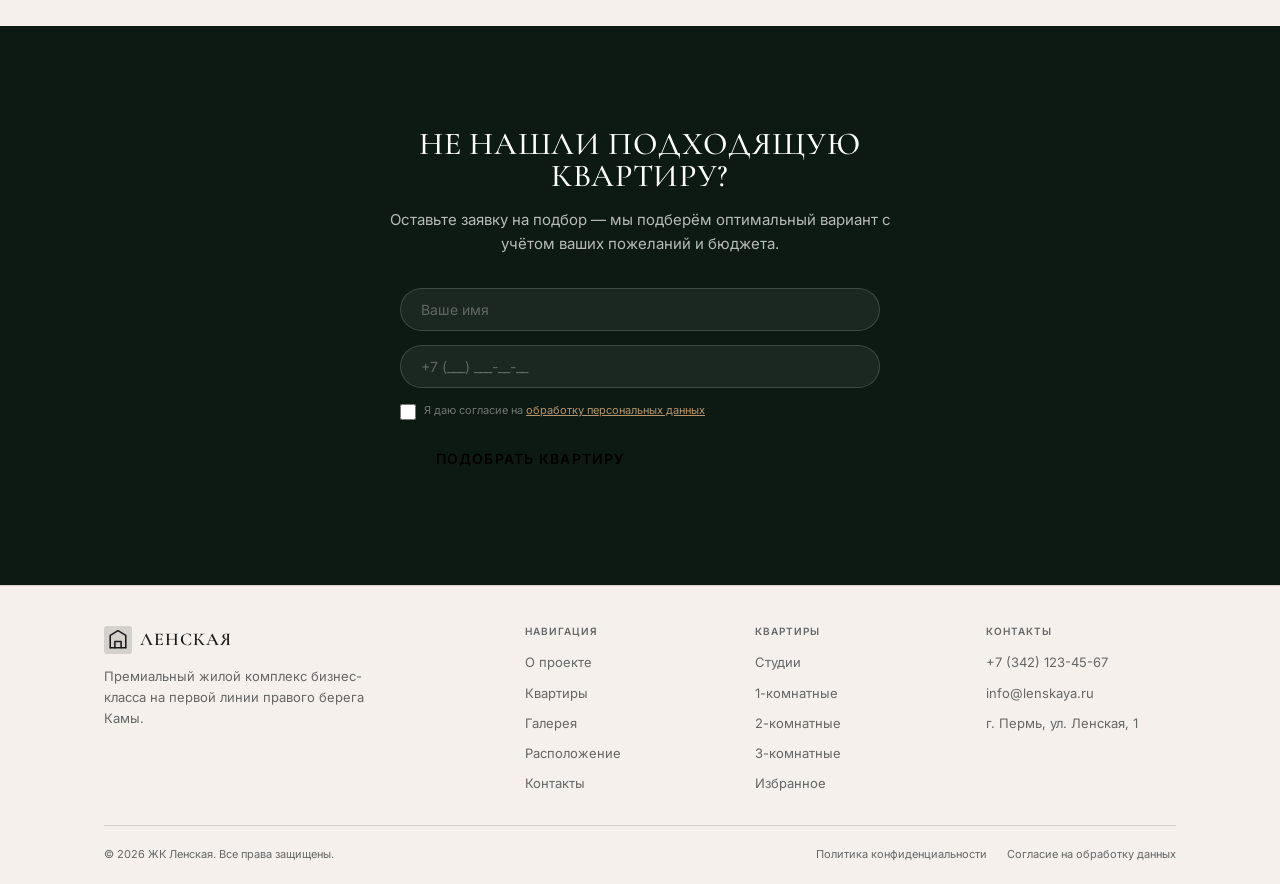
<file: apartments.html>
<!DOCTYPE html>
<html lang="ru">
<head>
  <meta charset="UTF-8">
  <meta name="viewport" content="width=device-width, initial-scale=1.0">
  <title>Квартиры — ЖК Ленская | Каталог квартир бизнес-класса в Перми</title>
  <meta name="description" content="Каталог квартир ЖК Ленская: студии, 1-, 2-, 3-комнатные квартиры бизнес-класса. Фильтры по площади, этажу, цене. Планировки и цены.">
  <link rel="preconnect" href="https://fonts.googleapis.com">
  <link rel="preconnect" href="https://fonts.gstatic.com" crossorigin>
  <link href="https://fonts.googleapis.com/css2?family=Inter:wght@300;400;500;600;700&family=Cormorant+Garamond:wght@400;500;600;700&display=swap" rel="stylesheet">
  <link rel="stylesheet" href="css/styles.css">
</head>
<body>

  <!-- Header -->
  <header class="header scrolled" id="header">
    <div class="header-inner">
      <a href="index.html" class="header-logo" style="color: #1F211B;">
        <svg class="header-logo-icon" viewBox="0 0 36 36" fill="none"><rect width="36" height="36" rx="4" fill="currentColor" opacity="0.15"/><path d="M8 28V12L18 6L28 12V28" stroke="currentColor" stroke-width="2" stroke-linecap="round" stroke-linejoin="round"/><path d="M14 28V20H22V28" stroke="currentColor" stroke-width="2" stroke-linecap="round" stroke-linejoin="round"/><path d="M8 28H28" stroke="currentColor" stroke-width="2" stroke-linecap="round"/></svg>
        Ленская
      </a>
      <nav class="header-nav">
        <a href="index.html#advantages" style="color: #6B675E;">О проекте</a>
        <a href="apartments.html" style="color: var(--color-accent);">Квартиры</a>
        <a href="gallery.html" style="color: #6B675E;">Галерея</a>
        <a href="location.html" style="color: #6B675E;">Расположение</a>
        <a href="contacts.html" style="color: #6B675E;">Контакты</a>
      </nav>
      <div class="header-actions">
        <a href="tel:+73421234567" class="header-phone" style="color: #1F211B;">+7 (342) 123-45-67</a>
        <a href="favorites.html" class="header-favorites" style="color: #6B675E;" title="Избранное">
          <svg width="20" height="20" viewBox="0 0 24 24" fill="none" stroke="currentColor" stroke-width="2"><path d="M20.84 4.61a5.5 5.5 0 0 0-7.78 0L12 5.67l-1.06-1.06a5.5 5.5 0 0 0-7.78 7.78l1.06 1.06L12 21.23l7.78-7.78 1.06-1.06a5.5 5.5 0 0 0 0-7.78z"/></svg>
          <span class="header-favorites-count">0</span>
        </a>
        <button class="header-cta" data-modal="modal-consult" style="background: #AE8D69; color: white;">Получить консультацию</button>
        <div class="burger" aria-label="Меню"><span style="background: #1F211B;"></span><span style="background: #1F211B;"></span><span style="background: #1F211B;"></span></div>
      </div>
    </div>
  </header>

  <!-- Mobile Menu -->
  <div class="mobile-menu">
    <nav>
      <a href="index.html#advantages">О проекте</a>
      <a href="apartments.html">Квартиры</a>
      <a href="gallery.html">Галерея</a>
      <a href="location.html">Расположение</a>
      <a href="contacts.html">Контакты</a>
      <a href="favorites.html">Избранное</a>
    </nav>
    <div class="mobile-menu-phone"><a href="tel:+73421234567">+7 (342) 123-45-67</a></div>
    <div style="margin-top: 24px;"><button class="btn btn-gold" data-modal="modal-consult">Получить консультацию</button></div>
  </div>

  <!-- Page Header -->
  <div class="page-header">
    <div class="container">
      <h1>Квартиры</h1>
      <p>Выберите идеальную планировку из 709 квартир бизнес-класса на первой линии Камы</p>
    </div>
  </div>

  <!-- Catalog -->
  <section class="section">
    <div class="container">
      <!-- Filters -->
      <div class="catalog-filters fade-in">
        <div class="filter-group">
          <label class="filter-label">Комнатность</label>
          <select class="filter-select" data-filter="rooms">
            <option value="">Все</option>
            <option value="1">Студия</option>
            <option value="2">1-комнатная</option>
            <option value="3">2-комнатная</option>
            <option value="4">3-комнатная</option>
          </select>
        </div>
        <div class="filter-group">
          <label class="filter-label">Площадь, м²</label>
          <div style="display: flex; gap: 8px;">
            <input type="number" class="filter-input" data-filter="area-min" placeholder="от" min="0">
            <input type="number" class="filter-input" data-filter="area-max" placeholder="до" min="0">
          </div>
        </div>
        <div class="filter-group">
          <label class="filter-label">Этаж</label>
          <div style="display: flex; gap: 8px;">
            <input type="number" class="filter-input" data-filter="floor-min" placeholder="от" min="1" max="25">
            <input type="number" class="filter-input" data-filter="floor-max" placeholder="до" min="1" max="25">
          </div>
        </div>
        <div class="filter-group">
          <label class="filter-label">Стоимость, млн ₽</label>
          <div style="display: flex; gap: 8px;">
            <input type="number" class="filter-input" data-filter="price-min" placeholder="от" min="0" step="0.5">
            <input type="number" class="filter-input" data-filter="price-max" placeholder="до" min="0" step="0.5">
          </div>
        </div>
        <div class="filter-group">
          <label class="filter-label">Корпус</label>
          <select class="filter-select" data-filter="building">
            <option value="">Все</option>
            <option value="1">Корпус 1</option>
            <option value="2">Корпус 2</option>
          </select>
        </div>
        <div class="filter-group">
          <label class="filter-label">Статус</label>
          <select class="filter-select" data-filter="status">
            <option value="">Активные</option>
            <option value="free">Свободна</option>
            <option value="reserved">Бронь</option>
            <option value="sold">Продано</option>
          </select>
        </div>
        <div class="filter-actions">
          <button class="btn btn-ghost btn-sm filter-reset">Сбросить</button>
        </div>
      </div>

      <p class="filter-count"></p>

      <!-- Grid -->
      <div class="apartments-grid">
        <!-- Rendered by JS -->
      </div>

      <div class="load-more-wrap">
        <button class="btn btn-outline load-more-btn" style="display: none;">Показать ещё</button>
      </div>
    </div>
  </section>

  <!-- Contact CTA -->
  <section class="contact-section section">
    <div class="container" style="text-align: center; max-width: 640px;">
      <h3 style="color: white; margin-bottom: 16px;">Не нашли подходящую квартиру?</h3>
      <p style="color: rgba(255,255,255,0.7); margin-bottom: 32px;">Оставьте заявку на подбор — мы подберём оптимальный вариант с учётом ваших пожеланий и бюджета.</p>
      <form class="form" data-form="apartment_search" style="max-width: 480px; margin: 0 auto;">
        <div class="form-group">
          <input type="text" name="name" class="form-input" placeholder="Ваше имя" required>
        </div>
        <div class="form-group">
          <input type="tel" name="phone" class="form-input" placeholder="+7 (___) ___-__-__" required>
        </div>
        <div class="form-checkbox">
          <input type="checkbox" name="consent" id="search-consent" required>
          <label for="search-consent">Я даю согласие на <a href="legal.html">обработку персональных данных</a></label>
        </div>
        <button type="submit" class="btn btn-gold btn-lg" style="width: 100%;">Подобрать квартиру</button>
      </form>
      <div class="form-success">
        <h4>Заявка отправлена!</h4>
        <p>Мы подберём варианты и свяжемся с вами.</p>
      </div>
    </div>
  </section>

  <!-- Footer -->
  <footer class="footer">
    <div class="container">
      <div class="footer-grid">
        <div class="footer-brand">
          <div class="footer-logo">
            <svg width="28" height="28" viewBox="0 0 36 36" fill="none"><rect width="36" height="36" rx="4" fill="currentColor" opacity="0.15"/><path d="M8 28V12L18 6L28 12V28" stroke="currentColor" stroke-width="2" stroke-linecap="round" stroke-linejoin="round"/><path d="M14 28V20H22V28" stroke="currentColor" stroke-width="2" stroke-linecap="round" stroke-linejoin="round"/><path d="M8 28H28" stroke="currentColor" stroke-width="2" stroke-linecap="round"/></svg>
            Ленская
          </div>
          <p>Премиальный жилой комплекс бизнес-класса на первой линии правого берега Камы.</p>
        </div>
        <div>
          <h5>Навигация</h5>
          <div class="footer-links">
            <a href="index.html#advantages">О проекте</a>
            <a href="apartments.html">Квартиры</a>
            <a href="gallery.html">Галерея</a>
            <a href="location.html">Расположение</a>
            <a href="contacts.html">Контакты</a>
          </div>
        </div>
        <div>
          <h5>Квартиры</h5>
          <div class="footer-links">
            <a href="apartments.html?rooms=1">Студии</a>
            <a href="apartments.html?rooms=2">1-комнатные</a>
            <a href="apartments.html?rooms=3">2-комнатные</a>
            <a href="apartments.html?rooms=4">3-комнатные</a>
            <a href="favorites.html">Избранное</a>
          </div>
        </div>
        <div>
          <h5>Контакты</h5>
          <div class="footer-links">
            <a href="tel:+73421234567">+7 (342) 123-45-67</a>
            <a href="mailto:info@lenskaya.ru">info@lenskaya.ru</a>
            <a href="contacts.html">г. Пермь, ул. Ленская, 1</a>
          </div>
        </div>
      </div>
      <div class="footer-bottom">
        <p>&copy; 2026 ЖК Ленская. Все права защищены.</p>
        <div class="footer-legal">
          <a href="legal.html">Политика конфиденциальности</a>
          <a href="legal.html#consent">Согласие на обработку данных</a>
        </div>
      </div>
    </div>
  </footer>

  <!-- Consultation Modal -->
  <div class="modal-overlay" id="modal-consult">
    <div class="modal">
      <div class="modal-header">
        <h3>Получить консультацию</h3>
        <button class="modal-close"><svg width="20" height="20" viewBox="0 0 24 24" fill="none" stroke="currentColor" stroke-width="2"><line x1="18" y1="6" x2="6" y2="18"/><line x1="6" y1="6" x2="18" y2="18"/></svg></button>
      </div>
      <div class="modal-body">
        <form class="form" data-form="modal_consult">
          <div class="form-group">
            <label class="form-label">Имя *</label>
            <input type="text" name="name" class="form-input" placeholder="Ваше имя" required>
          </div>
          <div class="form-group">
            <label class="form-label">Телефон *</label>
            <input type="tel" name="phone" class="form-input" placeholder="+7 (___) ___-__-__" required>
          </div>
          <div class="form-checkbox">
            <input type="checkbox" name="consent" id="mc-consent" required>
            <label for="mc-consent">Я даю согласие на <a href="legal.html">обработку персональных данных</a></label>
          </div>
          <button type="submit" class="btn btn-primary btn-lg" style="width: 100%;">Отправить</button>
        </form>
        <div class="form-success"><h4>Заявка отправлена!</h4><p>Перезвоним в течение 15 минут.</p></div>
      </div>
    </div>
  </div>

  <script src="js/main.js"></script>
  <script>
    // Apply URL params to filters
    document.addEventListener('DOMContentLoaded', () => {
      const params = new URLSearchParams(window.location.search);
      if (params.get('rooms')) {
        const sel = document.querySelector('[data-filter="rooms"]');
        if (sel) sel.value = params.get('rooms');
      }
      applyFilters();
    });
  </script>
</body>
</html>
</file>
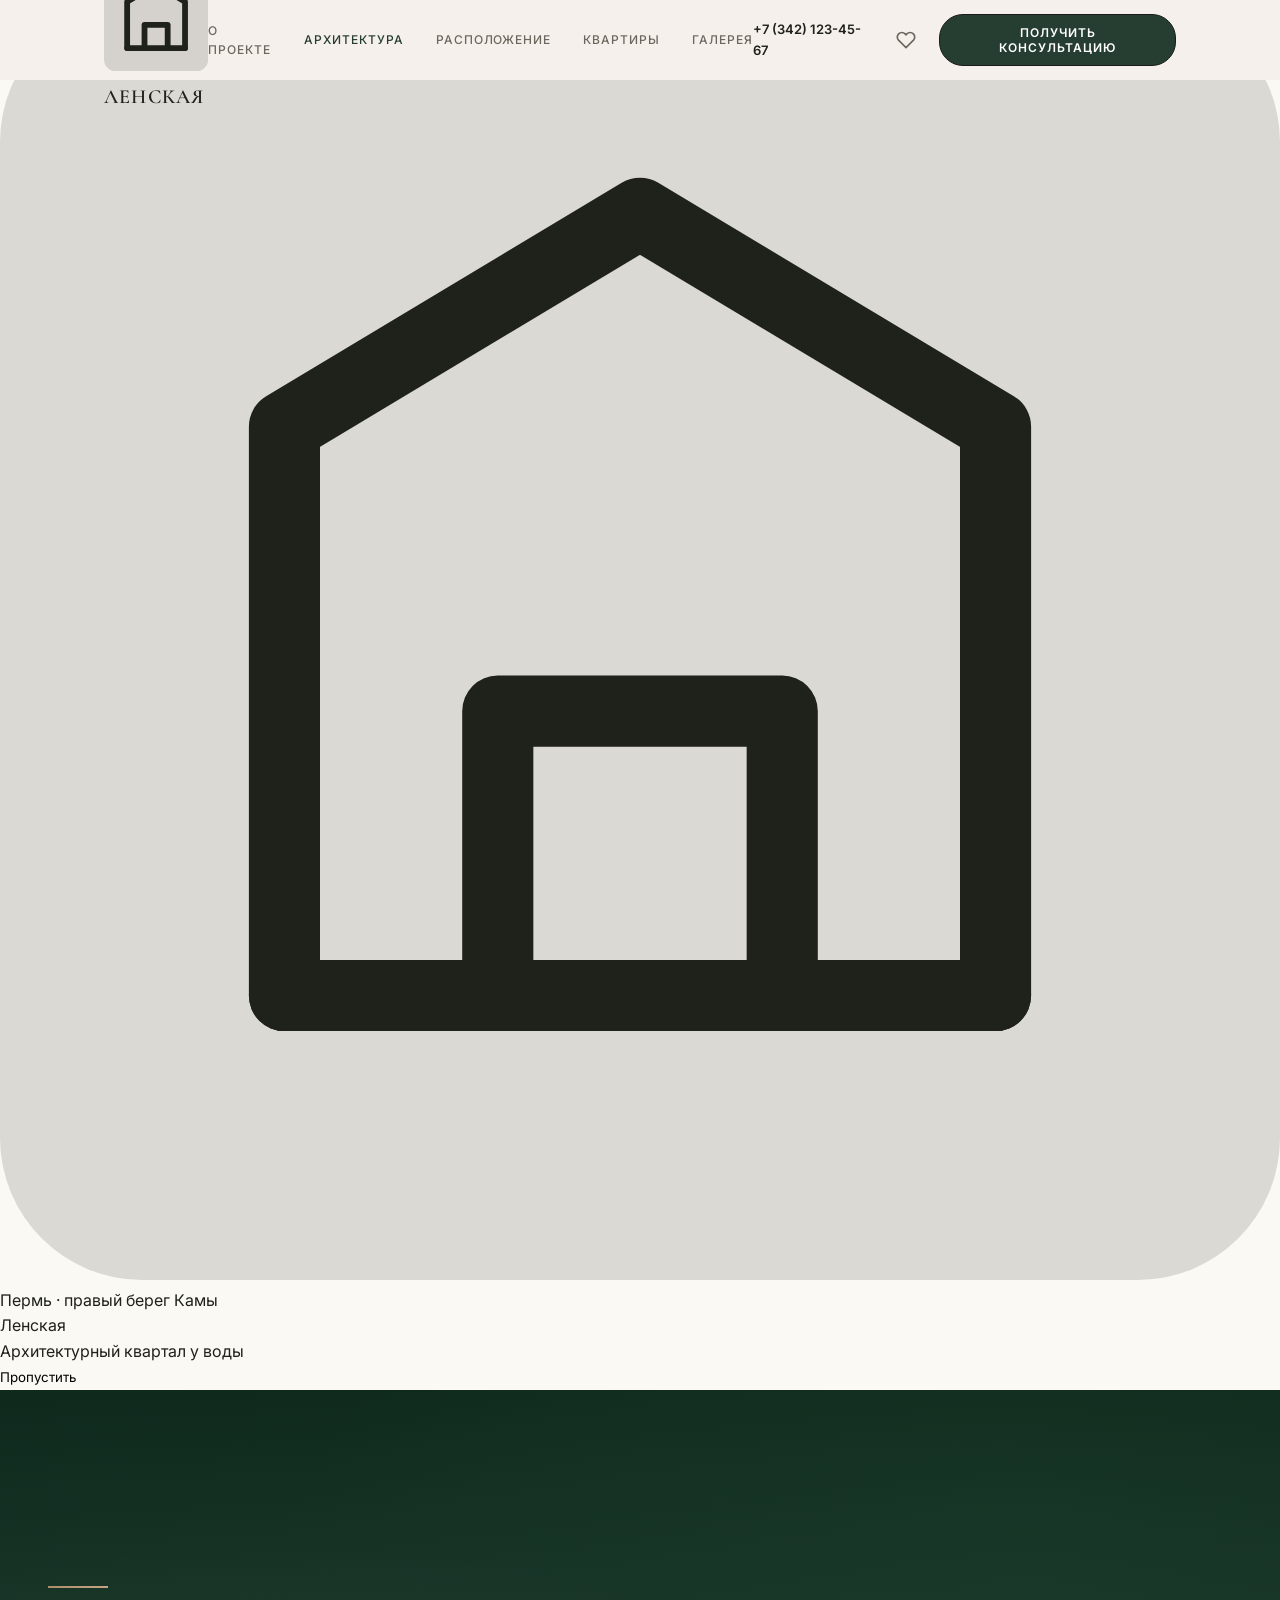
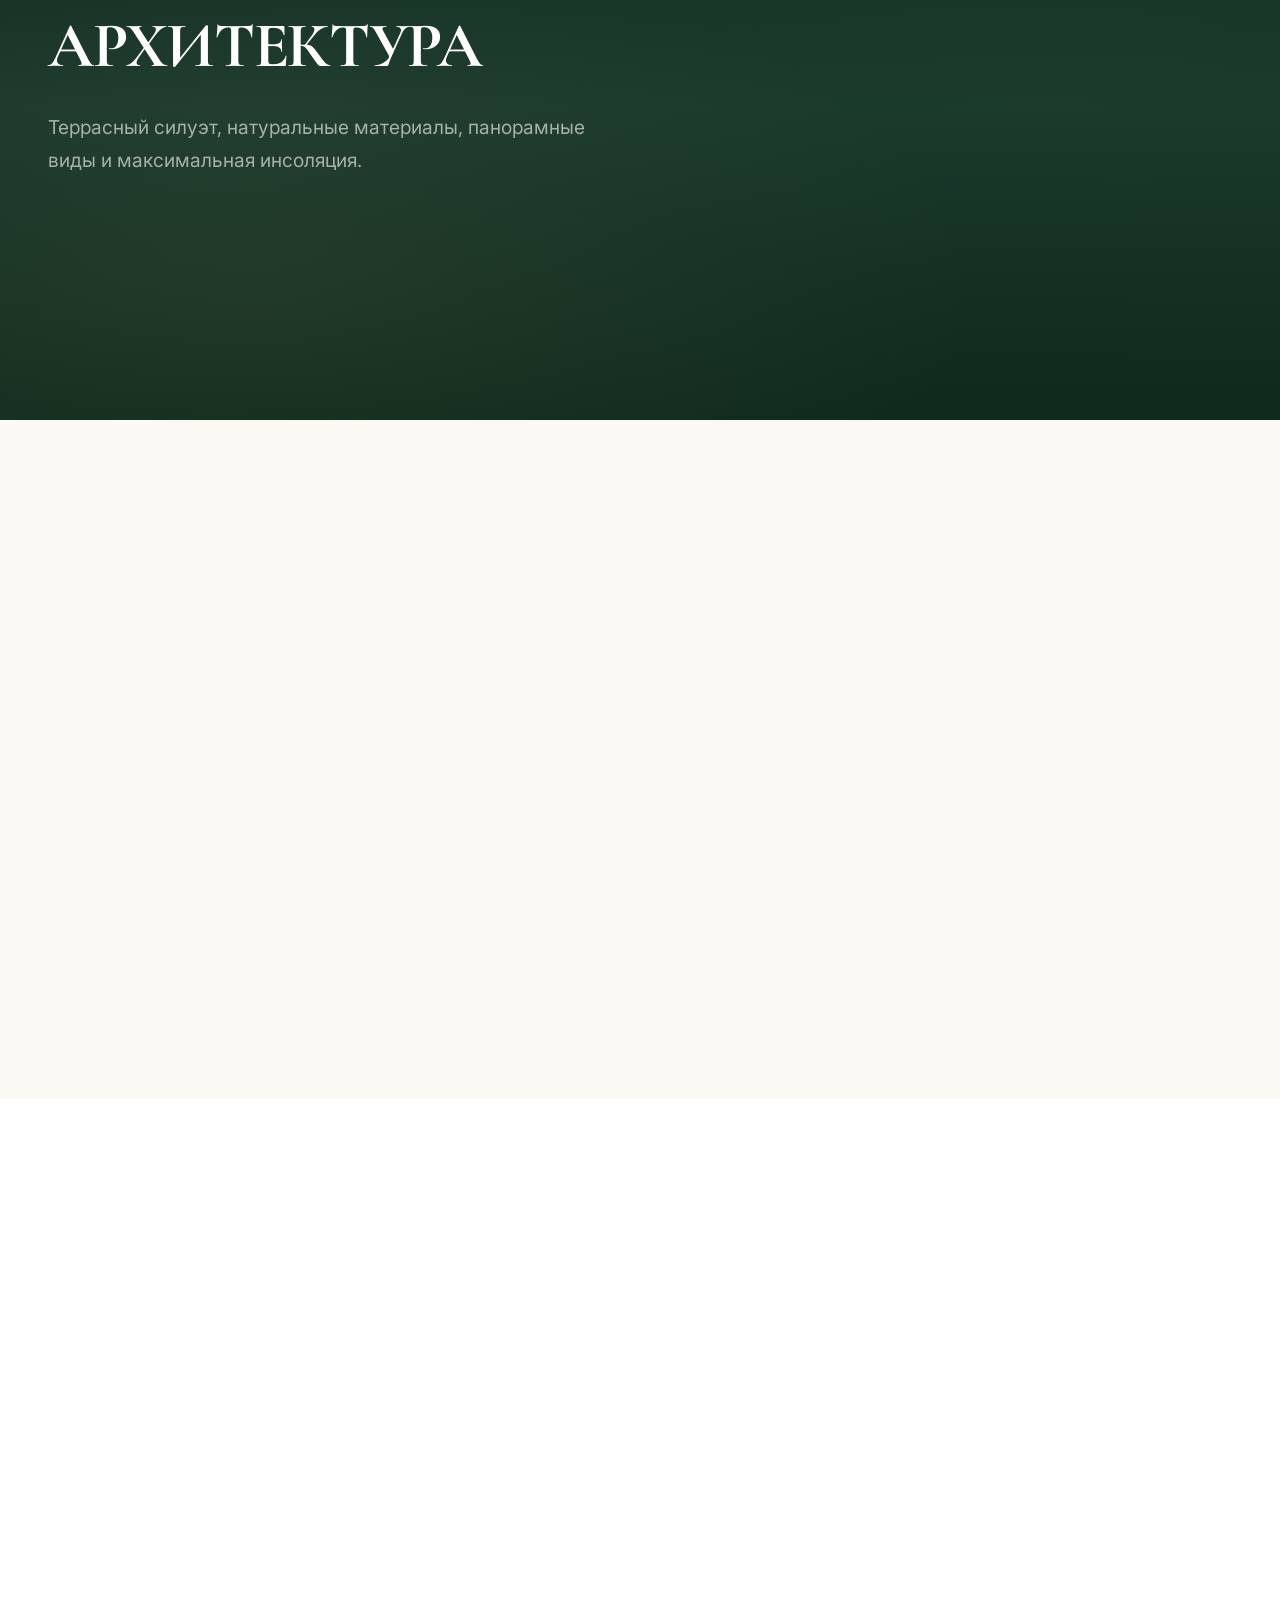
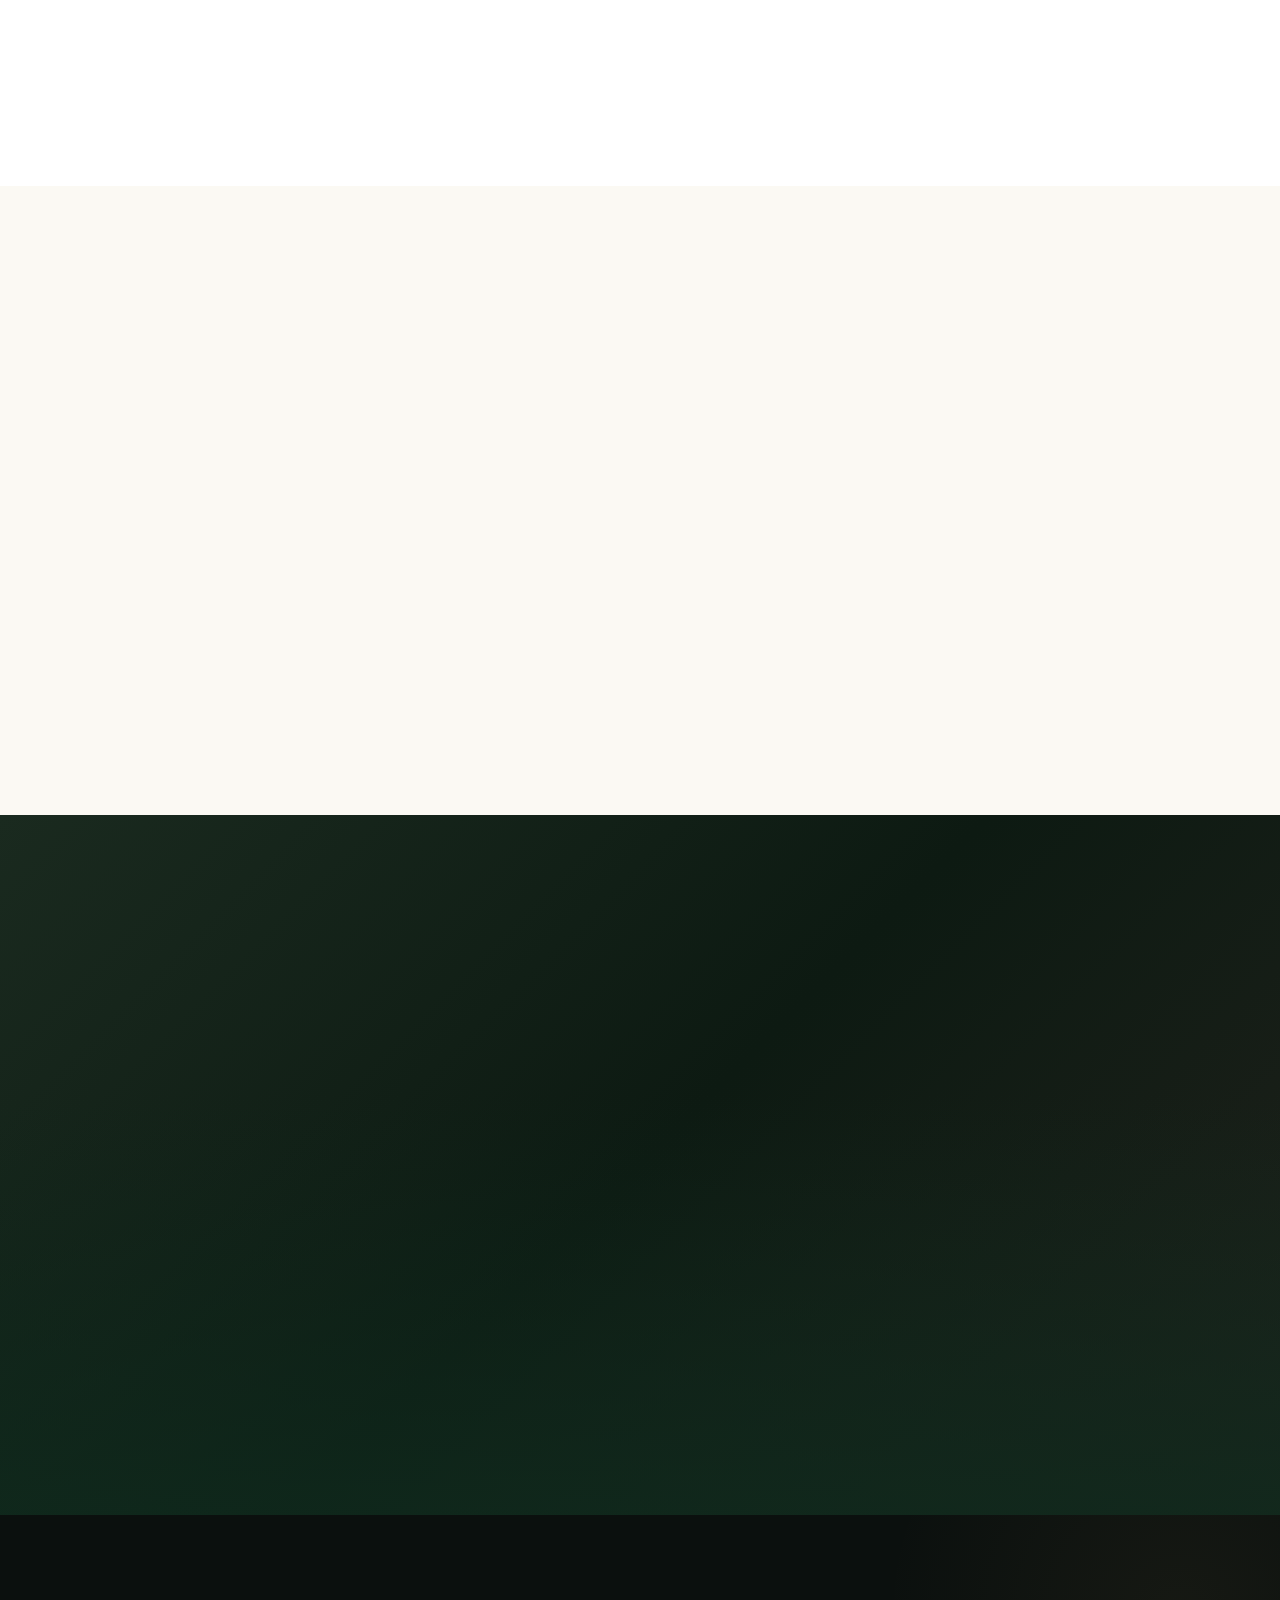
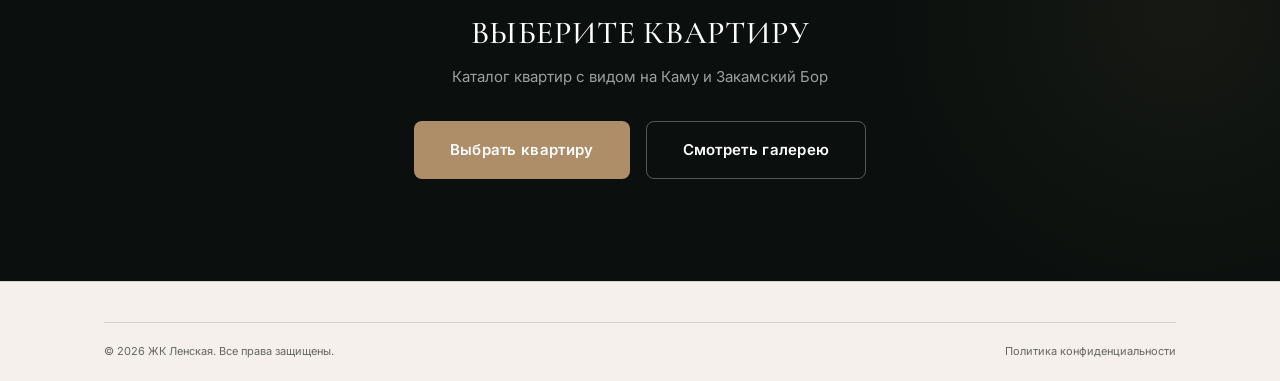
<file: architecture.html>
<!DOCTYPE html>
<html lang="ru">
<head>
  <meta charset="UTF-8">
  <meta name="viewport" content="width=device-width, initial-scale=1.0">
  <title>Архитектура — ЖК Ленская | Террасная архитектура на берегу Камы</title>
  <meta name="description" content="Архитектура ЖК Ленская: террасный силуэт, натуральные материалы, панорамные виды, инсоляция.">
  <link rel="preconnect" href="https://fonts.googleapis.com">
  <link rel="preconnect" href="https://fonts.gstatic.com" crossorigin>
  <link href="https://fonts.googleapis.com/css2?family=Inter:wght@300;400;500;600;700&family=Cormorant+Garamond:ital,wght@0,300;0,400;0,500;0,600;0,700;1,400;1,500&display=swap" rel="stylesheet">
  <link rel="stylesheet" href="css/styles.css">
  <link rel="stylesheet" href="css/premium.css">
  <link rel="stylesheet" href="css/components.css">
</head>
<body class="premium-body">
  <header class="header scrolled" id="header">
    <div class="header-inner">
      <a href="index.html" class="header-logo" style="color: #1F211B;">
        <svg class="header-logo-icon" viewBox="0 0 36 36" fill="none"><rect width="36" height="36" rx="4" fill="currentColor" opacity="0.15"/><path d="M8 28V12L18 6L28 12V28" stroke="currentColor" stroke-width="2" stroke-linecap="round" stroke-linejoin="round"/><path d="M14 28V20H22V28" stroke="currentColor" stroke-width="2" stroke-linecap="round" stroke-linejoin="round"/><path d="M8 28H28" stroke="currentColor" stroke-width="2" stroke-linecap="round"/></svg>
        Ленская
      </a>
      <nav class="header-nav">
        <a href="about.html" style="color: #6B675E;">О проекте</a>
        <a href="architecture.html" style="color: #263D31;">Архитектура</a>
        <a href="location.html" style="color: #6B675E;">Расположение</a>
        <a href="apartments.html" style="color: #6B675E;">Квартиры</a>
        <a href="gallery.html" style="color: #6B675E;">Галерея</a>
      </nav>
      <div class="header-actions">
        <a href="tel:+73421234567" class="header-phone" style="color: #1F211B;">+7 (342) 123-45-67</a>
        <a href="favorites.html" class="header-favorites" style="color: #6B675E;"><svg width="20" height="20" viewBox="0 0 24 24" fill="none" stroke="currentColor" stroke-width="2"><path d="M20.84 4.61a5.5 5.5 0 0 0-7.78 0L12 5.67l-1.06-1.06a5.5 5.5 0 0 0-7.78 7.78l1.06 1.06L12 21.23l7.78-7.78 1.06-1.06a5.5 5.5 0 0 0 0-7.78z"/></svg><span class="header-favorites-count">0</span></a>
        <button class="header-cta" data-modal="modal-consult" style="background: #263D31; color: white;">Получить консультацию</button>
        <div class="burger" aria-label="Меню"><span style="background: #1F211B;"></span><span style="background: #1F211B;"></span><span style="background: #1F211B;"></span></div>
      </div>
    </div>
  </header>
  <div class="mobile-menu">
    <nav><a href="about.html">О проекте</a><a href="architecture.html">Архитектура</a><a href="location.html">Расположение</a><a href="apartments.html">Квартиры</a><a href="gallery.html">Галерея</a><a href="favorites.html">Избранное</a></nav>
    <div class="mobile-menu-phone"><a href="tel:+73421234567">+7 (342) 123-45-67</a></div>
  </div>

  <section class="hero-premium" style="min-height: 70vh;">
    <div class="hero-premium-bg"></div>
    <div class="hero-premium-content" style="display: flex; flex-direction: column; justify-content: center; min-height: 70vh;">
      <div class="gold-divider" style="margin-bottom: 24px;"></div>
      <h1 class="hero-premium-title" style="font-size: clamp(2.5rem, 5vw, 4.5rem);">Архитектура</h1>
      <p class="hero-premium-subtitle">Террасный силуэт, натуральные материалы, панорамные виды и максимальная инсоляция.</p>
    </div>
  </section>

  <!-- Terraced silhouette -->
  <section class="section">
    <div class="container">
      <div class="arch-asymmetric animate-on-scroll">
        <div class="arch-image-block">
          <div style="width: 100%; height: 100%; background: linear-gradient(135deg, #263D31, #1a3a2a);"></div>
          <div class="arch-image-block-overlay">
            <div style="font-size: 0.75rem; color: rgba(255,255,255,0.4); letter-spacing: 0.1em; text-transform: uppercase; margin-bottom: 8px;">ARCH PAGE 01</div>
            <h4>Террасный силуэт</h4>
            <p>Ступенчатая форма зданий</p>
          </div>
        </div>
        <div class="arch-text-block">
          <div class="numbered-block">
            <h3 style="font-size: 1.5rem; margin-bottom: 16px;">Террасный силуэт</h3>
            <p style="color: #6B675E; margin-bottom: 16px;">Ступенчатая конструкция зданий раскрывает панорамные виды на Каму с каждого этажа. Каждая квартира получает максимум естественного света и уникальную перспективу.</p>
            <p style="color: #6B675E;">Форма зданий продиктована природным ландшафтом — перепадом высот правого берега и направлением солнечного света.</p>
          </div>
        </div>
      </div>
    </div>
  </section>

  <!-- Materials -->
  <section class="section" style="background: white;">
    <div class="container">
      <div class="arch-asymmetric-reverse arch-asymmetric animate-on-scroll">
        <div class="arch-text-block">
          <div class="numbered-block">
            <h3 style="font-size: 1.5rem; margin-bottom: 16px;">Материалы</h3>
            <p style="color: #6B675E; margin-bottom: 16px;">Камень, стекло и металл — три материала, которые формируют характер фасадов. Натуральные текстуры подчёркивают связь с природным окружением.</p>
            <ul style="list-style: none; padding: 0;">
              <li style="display: flex; gap: 12px; align-items: center; padding: 12px 0; border-bottom: 1px solid #CFC4B1; color: #1F211B;">
                <svg width="16" height="16" viewBox="0 0 24 24" fill="none" stroke="#AE8D69" stroke-width="2"><polyline points="20,6 9,17 4,12"/></svg>
                Натуральный камень в облицовке
              </li>
              <li style="display: flex; gap: 12px; align-items: center; padding: 12px 0; border-bottom: 1px solid #CFC4B1; color: #1F211B;">
                <svg width="16" height="16" viewBox="0 0 24 24" fill="none" stroke="#AE8D69" stroke-width="2"><polyline points="20,6 9,17 4,12"/></svg>
                Панорамное остекление
              </li>
              <li style="display: flex; gap: 12px; align-items: center; padding: 12px 0; color: #1F211B;">
                <svg width="16" height="16" viewBox="0 0 24 24" fill="none" stroke="#AE8D69" stroke-width="2"><polyline points="20,6 9,17 4,12"/></svg>
                Металлические акценты
              </li>
            </ul>
          </div>
        </div>
        <div class="arch-image-block">
          <div style="width: 100%; height: 100%; background: linear-gradient(135deg, #3a4a3f, #2a3a2f);"></div>
          <div class="arch-image-block-overlay">
            <div style="font-size: 0.75rem; color: rgba(255,255,255,0.4); letter-spacing: 0.1em; text-transform: uppercase; margin-bottom: 8px;">ARCH PAGE 03</div>
            <h4>Натуральные текстуры</h4>
            <p>Камень, стекло, металл</p>
          </div>
        </div>
      </div>
    </div>
  </section>

  <!-- Views and light -->
  <section class="section">
    <div class="container">
      <div class="arch-asymmetric animate-on-scroll">
        <div class="arch-image-block">
          <div style="width: 100%; height: 100%; background: linear-gradient(135deg, #4a5a4f, #3a4a3f);"></div>
          <div class="arch-image-block-overlay">
            <div style="font-size: 0.75rem; color: rgba(255,255,255,0.4); letter-spacing: 0.1em; text-transform: uppercase; margin-bottom: 8px;">ARCH PAGE 04</div>
            <h4>Виды и свет</h4>
            <p>Панорамные окна на Каму</p>
          </div>
        </div>
        <div class="arch-text-block">
          <div class="numbered-block">
            <h3 style="font-size: 1.5rem; margin-bottom: 16px;">Виды и свет</h3>
            <p style="color: #6B675E;">Панорамное остекление обеспечивает максимальное проникновение естественного света. Видовые характеристики — ключевое преимущество квартир на правом берегу: река, лес и городская панорама.</p>
          </div>
        </div>
      </div>
    </div>
  </section>

  <!-- Evening image -->
  <section class="fullwidth-showcase">
    <div class="fullwidth-showcase-bg" style="background: linear-gradient(135deg, #1a2a1f 0%, #0d1a12 50%, #1F211B 100%);"></div>
    <div class="fullwidth-showcase-overlay">
      <div class="container">
        <div class="animate-on-scroll">
          <div style="font-size: 0.75rem; color: rgba(255,255,255,0.4); letter-spacing: 0.1em; text-transform: uppercase; margin-bottom: 16px;">ARCH PAGE 05</div>
          <h2 class="fullwidth-showcase-title">Вечерний образ</h2>
          <p class="fullwidth-showcase-text">В тёмное время суток комплекс приобретает выразительный световой рисунок. Теплое свечение панорамных окон создаёт атмосферу уюта и приватности.</p>
        </div>
      </div>
    </div>
  </section>

  <section class="section-accent section">
    <div class="container" style="text-align: center; max-width: 640px;">
      <h3 style="color: white; margin-bottom: 16px;">Выберите квартиру</h3>
      <p style="color: rgba(255,255,255,0.6); margin-bottom: 32px;">Каталог квартир с видом на Каму и Закамский Бор</p>
      <div style="display: flex; gap: 16px; justify-content: center; flex-wrap: wrap;">
        <a href="apartments.html" class="btn-premium btn-premium-gold">Выбрать квартиру</a>
        <a href="gallery.html" class="btn-premium btn-premium-outline">Смотреть галерею</a>
      </div>
    </div>
  </section>

  <footer class="footer">
    <div class="container">
      <div class="footer-bottom">
        <p>&copy; 2026 ЖК Ленская. Все права защищены.</p>
        <div class="footer-legal"><a href="legal.html">Политика конфиденциальности</a></div>
      </div>
    </div>
  </footer>

  <div class="mobile-bottom-bar">
    <div class="mobile-bottom-bar-inner">
      <a href="tel:+73421234567" class="mobile-bottom-btn"><svg viewBox="0 0 24 24" fill="none" stroke="currentColor" stroke-width="2"><path d="M22 16.92v3a2 2 0 0 1-2.18 2 19.79 19.79 0 0 1-8.63-3.07 19.5 19.5 0 0 1-6-6 19.79 19.79 0 0 1-3.07-8.67A2 2 0 0 1 4.11 2h3a2 2 0 0 1 2 1.72 12.84 12.84 0 0 0 .7 2.81 2 2 0 0 1-.45 2.11L8.09 9.91a16 16 0 0 0 6 6l1.27-1.27a2 2 0 0 1 2.11-.45 12.84 12.84 0 0 0 2.81.7A2 2 0 0 1 22 16.92z"/></svg>Позвонить</a>
      <a href="https://t.me/lenskaya" target="_blank" class="mobile-bottom-btn"><svg viewBox="0 0 24 24" fill="currentColor"><path d="M11.944 0A12 12 0 0 0 0 12a12 12 0 0 0 12 12 12 12 0 0 0 12-12A12 12 0 0 0 12 0a12 12 0 0 0-.056 0zm4.962 7.224c.1-.002.321.023.465.14a.506.506 0 0 1 .171.325c.016.093.036.306.02.472-.18 1.898-.962 6.502-1.36 8.627-.168.9-.499 1.201-.82 1.23-.696.065-1.225-.46-1.9-.902-1.056-.693-1.653-1.124-2.678-1.8-1.185-.78-.417-1.21.258-1.91.177-.184 3.247-2.977 3.307-3.23.007-.032.014-.15-.056-.212s-.174-.041-.249-.024c-.106.024-1.793 1.14-5.061 3.345-.479.33-.913.49-1.302.48-.428-.008-1.252-.241-1.865-.44-.752-.245-1.349-.374-1.297-.789.027-.216.325-.437.893-.663 3.498-1.524 5.83-2.529 6.998-3.014 3.332-1.386 4.025-1.627 4.476-1.635z"/></svg>Написать</a>
      <a href="apartments.html" class="mobile-bottom-btn mobile-bottom-btn-cta"><svg viewBox="0 0 24 24" fill="none" stroke="currentColor" stroke-width="2"><path d="M3 9l9-7 9 7v11a2 2 0 0 1-2 2H5a2 2 0 0 1-2-2z"/><polyline points="9,22 9,12 15,12 15,22"/></svg>Квартиры</a>
      <a href="favorites.html" class="mobile-bottom-btn"><svg viewBox="0 0 24 24" fill="none" stroke="currentColor" stroke-width="2"><path d="M20.84 4.61a5.5 5.5 0 0 0-7.78 0L12 5.67l-1.06-1.06a5.5 5.5 0 0 0-7.78 7.78l1.06 1.06L12 21.23l7.78-7.78 1.06-1.06a5.5 5.5 0 0 0 0-7.78z"/></svg>Избранное</a>
      <button class="mobile-bottom-btn" data-modal="modal-consult"><svg viewBox="0 0 24 24" fill="none" stroke="currentColor" stroke-width="2"><path d="M21 15a2 2 0 0 1-2 2H7l-4 4V5a2 2 0 0 1 2-2h14a2 2 0 0 1 2 2z"/></svg>Заявка</button>
    </div>
  </div>

  <div class="modal-overlay" id="modal-consult">
    <div class="modal"><div class="modal-header"><h3>Получить консультацию</h3><button class="modal-close"><svg width="20" height="20" viewBox="0 0 24 24" fill="none" stroke="currentColor" stroke-width="2"><line x1="18" y1="6" x2="6" y2="18"/><line x1="6" y1="6" x2="18" y2="18"/></svg></button></div><div class="modal-body"><form class="form" data-form="modal_consult"><div class="form-group"><label class="form-label">Имя *</label><input type="text" name="name" class="form-input" placeholder="Ваше имя" required></div><div class="form-group"><label class="form-label">Телефон *</label><input type="tel" name="phone" class="form-input" placeholder="+7 (___) ___-__-__" required></div><div class="form-checkbox"><input type="checkbox" name="consent" id="ar-consent" required><label for="ar-consent">Я даю согласие на <a href="legal.html">обработку персональных данных</a></label></div><button type="submit" class="btn-premium btn-premium-primary" style="width: 100%; justify-content: center;">Отправить</button></form><div class="form-success"><h4>Заявка отправлена!</h4><p>Перезвоним в течение 15 минут.</p></div></div></div>
  </div>
  <script src="js/intro.js"></script>
  <script src="js/main.js"></script>
</body>
</html>
</file>
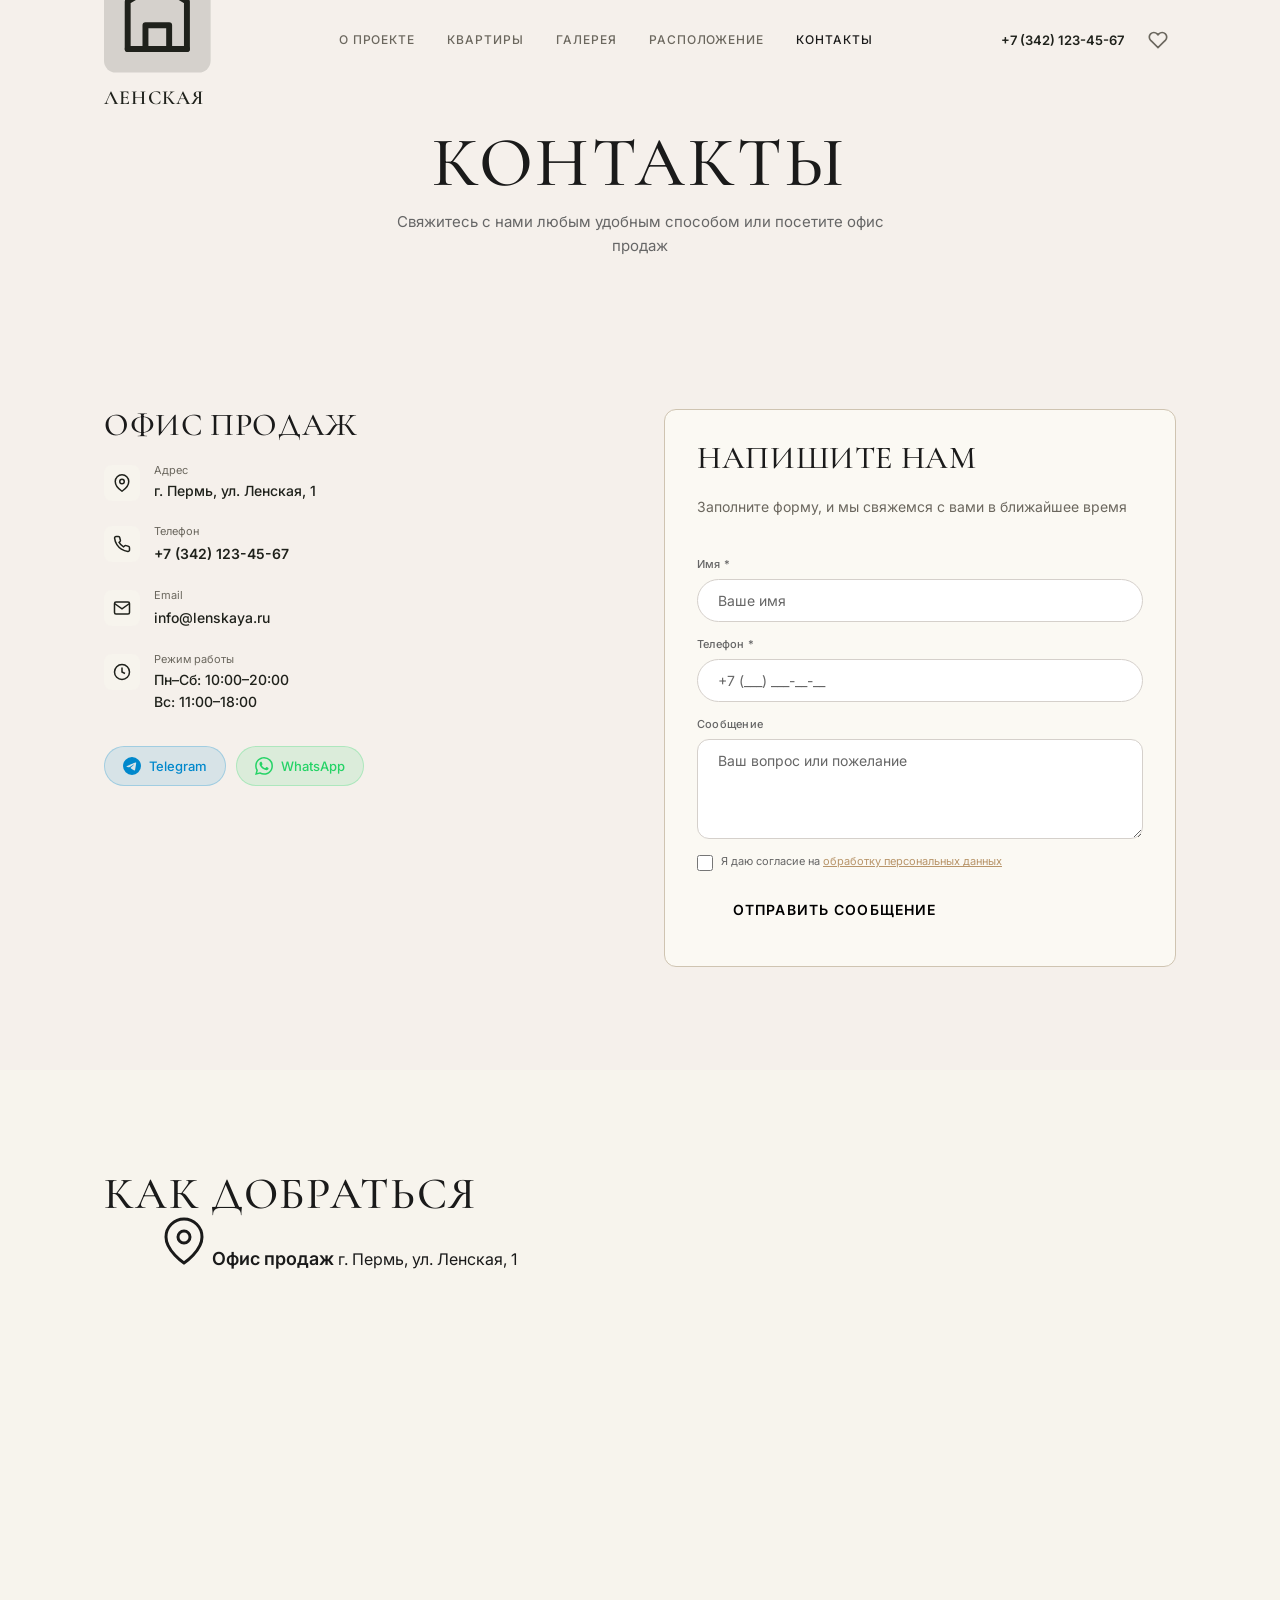
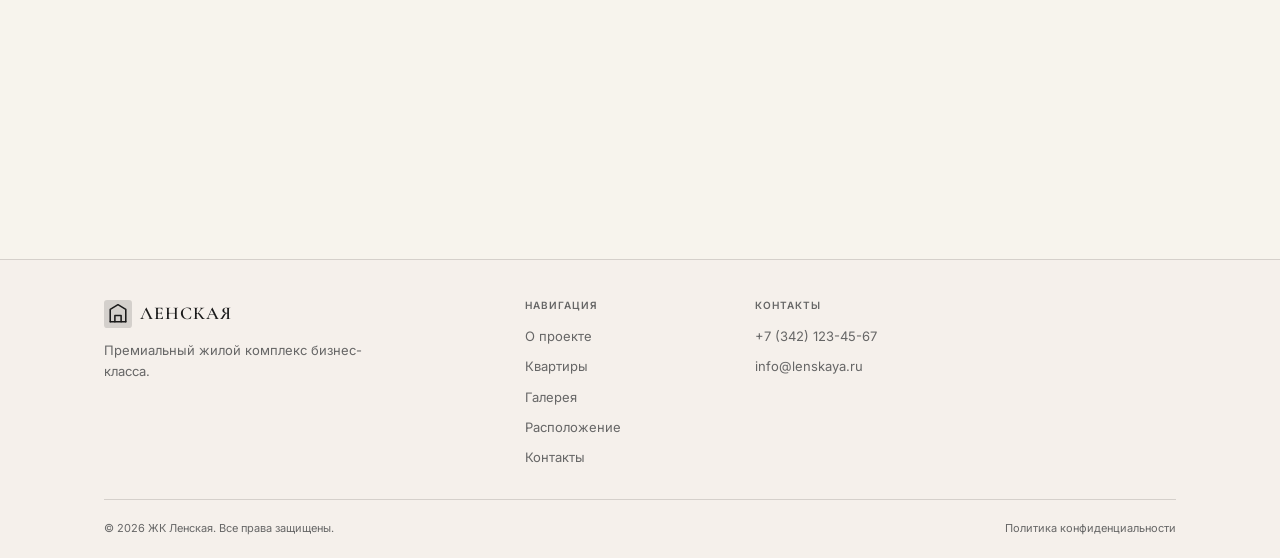
<file: contacts.html>
<!DOCTYPE html>
<html lang="ru">
<head>
  <meta charset="UTF-8">
  <meta name="viewport" content="width=device-width, initial-scale=1.0">
  <title>Контакты — ЖК Ленская | Офис продаж в Перми</title>
  <meta name="description" content="Контакты ЖК Ленская: офис продаж, телефон, email, мессенджеры. Запишитесь на консультацию.">
  <link rel="preconnect" href="https://fonts.googleapis.com">
  <link rel="preconnect" href="https://fonts.gstatic.com" crossorigin>
  <link href="https://fonts.googleapis.com/css2?family=Inter:wght@300;400;500;600;700&family=Cormorant+Garamond:wght@400;500;600;700&display=swap" rel="stylesheet">
  <link rel="stylesheet" href="css/styles.css">
</head>
<body>

  <header class="header scrolled" id="header">
    <div class="header-inner">
      <a href="index.html" class="header-logo" style="color: #1F211B;">
        <svg class="header-logo-icon" viewBox="0 0 36 36" fill="none"><rect width="36" height="36" rx="4" fill="currentColor" opacity="0.15"/><path d="M8 28V12L18 6L28 12V28" stroke="currentColor" stroke-width="2" stroke-linecap="round" stroke-linejoin="round"/><path d="M14 28V20H22V28" stroke="currentColor" stroke-width="2" stroke-linecap="round" stroke-linejoin="round"/><path d="M8 28H28" stroke="currentColor" stroke-width="2" stroke-linecap="round"/></svg>
        Ленская
      </a>
      <nav class="header-nav">
        <a href="index.html#advantages" style="color: #6B675E;">О проекте</a>
        <a href="apartments.html" style="color: #6B675E;">Квартиры</a>
        <a href="gallery.html" style="color: #6B675E;">Галерея</a>
        <a href="location.html" style="color: #6B675E;">Расположение</a>
        <a href="contacts.html" style="color: var(--color-accent);">Контакты</a>
      </nav>
      <div class="header-actions">
        <a href="tel:+73421234567" class="header-phone" style="color: #1F211B;">+7 (342) 123-45-67</a>
        <a href="favorites.html" class="header-favorites" style="color: #6B675E;">
          <svg width="20" height="20" viewBox="0 0 24 24" fill="none" stroke="currentColor" stroke-width="2"><path d="M20.84 4.61a5.5 5.5 0 0 0-7.78 0L12 5.67l-1.06-1.06a5.5 5.5 0 0 0-7.78 7.78l1.06 1.06L12 21.23l7.78-7.78 1.06-1.06a5.5 5.5 0 0 0 0-7.78z"/></svg>
          <span class="header-favorites-count">0</span>
        </a>
        <div class="burger" aria-label="Меню"><span style="background: #1F211B;"></span><span style="background: #1F211B;"></span><span style="background: #1F211B;"></span></div>
      </div>
    </div>
  </header>

  <div class="mobile-menu">
    <nav>
      <a href="index.html#advantages">О проекте</a>
      <a href="apartments.html">Квартиры</a>
      <a href="gallery.html">Галерея</a>
      <a href="location.html">Расположение</a>
      <a href="contacts.html">Контакты</a>
    </nav>
    <div class="mobile-menu-phone"><a href="tel:+73421234567">+7 (342) 123-45-67</a></div>
  </div>

  <div class="page-header">
    <div class="container">
      <h1>Контакты</h1>
      <p>Свяжитесь с нами любым удобным способом или посетите офис продаж</p>
    </div>
  </div>

  <section class="section">
    <div class="container">
      <div class="contact-grid">
        <div class="fade-in-left" style="color: #1F211B;">
          <h3 style="margin-bottom: 24px;">Офис продаж</h3>
          <div class="contact-details" style="gap: 24px;">
            <div class="contact-detail">
              <div class="contact-detail-icon" style="background: #F7F4ED; color: var(--color-accent);">
                <svg width="18" height="18" viewBox="0 0 24 24" fill="none" stroke="currentColor" stroke-width="2"><path d="M21 10c0 7-9 13-9 13s-9-6-9-13a9 9 0 0 1 18 0z"/><circle cx="12" cy="10" r="3"/></svg>
              </div>
              <div class="contact-detail-text">
                <h5 style="color: #6B675E;">Адрес</h5>
                <p style="color: #1F211B; font-weight: 500;">г. Пермь, ул. Ленская, 1</p>
              </div>
            </div>
            <div class="contact-detail">
              <div class="contact-detail-icon" style="background: #F7F4ED; color: var(--color-accent);">
                <svg width="18" height="18" viewBox="0 0 24 24" fill="none" stroke="currentColor" stroke-width="2"><path d="M22 16.92v3a2 2 0 0 1-2.18 2 19.79 19.79 0 0 1-8.63-3.07 19.5 19.5 0 0 1-6-6 19.79 19.79 0 0 1-3.07-8.67A2 2 0 0 1 4.11 2h3a2 2 0 0 1 2 1.72 12.84 12.84 0 0 0 .7 2.81 2 2 0 0 1-.45 2.11L8.09 9.91a16 16 0 0 0 6 6l1.27-1.27a2 2 0 0 1 2.11-.45 12.84 12.84 0 0 0 2.81.7A2 2 0 0 1 22 16.92z"/></svg>
              </div>
              <div class="contact-detail-text">
                <h5 style="color: #6B675E;">Телефон</h5>
                <a href="tel:+73421234567" style="color: #1F211B; font-weight: 600;">+7 (342) 123-45-67</a>
              </div>
            </div>
            <div class="contact-detail">
              <div class="contact-detail-icon" style="background: #F7F4ED; color: var(--color-accent);">
                <svg width="18" height="18" viewBox="0 0 24 24" fill="none" stroke="currentColor" stroke-width="2"><path d="M4 4h16c1.1 0 2 .9 2 2v12c0 1.1-.9 2-2 2H4c-1.1 0-2-.9-2-2V6c0-1.1.9-2 2-2z"/><polyline points="22,6 12,13 2,6"/></svg>
              </div>
              <div class="contact-detail-text">
                <h5 style="color: #6B675E;">Email</h5>
                <a href="mailto:info@lenskaya.ru" style="color: #1F211B; font-weight: 500;">info@lenskaya.ru</a>
              </div>
            </div>
            <div class="contact-detail">
              <div class="contact-detail-icon" style="background: #F7F4ED; color: var(--color-accent);">
                <svg width="18" height="18" viewBox="0 0 24 24" fill="none" stroke="currentColor" stroke-width="2"><circle cx="12" cy="12" r="10"/><polyline points="12,6 12,12 16,14"/></svg>
              </div>
              <div class="contact-detail-text">
                <h5 style="color: #6B675E;">Режим работы</h5>
                <p style="color: #1F211B; font-weight: 500;">Пн–Сб: 10:00–20:00</p>
                <p style="color: #1F211B; font-weight: 500;">Вс: 11:00–18:00</p>
              </div>
            </div>
          </div>
          <div class="contact-messengers" style="margin-top: 32px;">
            <a href="https://t.me/lenskaya" target="_blank" class="messenger-btn telegram">
              <svg width="18" height="18" viewBox="0 0 24 24" fill="currentColor"><path d="M11.944 0A12 12 0 0 0 0 12a12 12 0 0 0 12 12 12 12 0 0 0 12-12A12 12 0 0 0 12 0a12 12 0 0 0-.056 0zm4.962 7.224c.1-.002.321.023.465.14a.506.506 0 0 1 .171.325c.016.093.036.306.02.472-.18 1.898-.962 6.502-1.36 8.627-.168.9-.499 1.201-.82 1.23-.696.065-1.225-.46-1.9-.902-1.056-.693-1.653-1.124-2.678-1.8-1.185-.78-.417-1.21.258-1.91.177-.184 3.247-2.977 3.307-3.23.007-.032.014-.15-.056-.212s-.174-.041-.249-.024c-.106.024-1.793 1.14-5.061 3.345-.479.33-.913.49-1.302.48-.428-.008-1.252-.241-1.865-.44-.752-.245-1.349-.374-1.297-.789.027-.216.325-.437.893-.663 3.498-1.524 5.83-2.529 6.998-3.014 3.332-1.386 4.025-1.627 4.476-1.635z"/></svg>
              Telegram
            </a>
            <a href="https://wa.me/73421234567" target="_blank" class="messenger-btn whatsapp">
              <svg width="18" height="18" viewBox="0 0 24 24" fill="currentColor"><path d="M17.472 14.382c-.297-.149-1.758-.867-2.03-.967-.273-.099-.471-.148-.67.15-.197.297-.767.966-.94 1.164-.173.199-.347.223-.644.075-.297-.15-1.255-.463-2.39-1.475-.883-.788-1.48-1.761-1.653-2.059-.173-.297-.018-.458.13-.606.134-.133.298-.347.446-.52.149-.174.198-.298.298-.497.099-.198.05-.371-.025-.52-.075-.149-.669-1.612-.916-2.207-.242-.579-.487-.5-.669-.51-.173-.008-.371-.01-.57-.01-.198 0-.52.074-.792.372-.272.297-1.04 1.016-1.04 2.479 0 1.462 1.065 2.875 1.213 3.074.149.198 2.096 3.2 5.077 4.487.709.306 1.262.489 1.694.625.712.227 1.36.195 1.871.118.571-.085 1.758-.719 2.006-1.413.248-.694.248-1.289.173-1.413-.074-.124-.272-.198-.57-.347m-5.421 7.403h-.004a9.87 9.87 0 0 1-5.031-1.378l-.361-.214-3.741.982.998-3.648-.235-.374a9.86 9.86 0 0 1-1.51-5.26c.001-5.45 4.436-9.884 9.888-9.884 2.64 0 5.122 1.03 6.988 2.898a9.825 9.825 0 0 1 2.893 6.994c-.003 5.45-4.437 9.884-9.885 9.884m8.413-18.297A11.815 11.815 0 0 0 12.05 0C5.495 0 .16 5.335.157 11.892c0 2.096.547 4.142 1.588 5.945L.057 24l6.305-1.654a11.882 11.882 0 0 0 5.683 1.448h.005c6.554 0 11.89-5.335 11.893-11.893a11.821 11.821 0 0 0-3.48-8.413z"/></svg>
              WhatsApp
            </a>
          </div>
        </div>
        <div class="fade-in-right">
          <form class="form form-light" data-form="contact_page" style="background: #FBF9F3; padding: 32px; border-radius: 12px; border: 1px solid #CFC4B1;">
            <h3 style="margin-bottom: 8px;">Напишите нам</h3>
            <p style="color: #6B675E; font-size: 0.875rem; margin-bottom: 24px;">Заполните форму, и мы свяжемся с вами в ближайшее время</p>
            <div class="form-group">
              <label class="form-label">Имя *</label>
              <input type="text" name="name" class="form-input" placeholder="Ваше имя" required>
            </div>
            <div class="form-group">
              <label class="form-label">Телефон *</label>
              <input type="tel" name="phone" class="form-input" placeholder="+7 (___) ___-__-__" required>
            </div>
            <div class="form-group">
              <label class="form-label">Сообщение</label>
              <textarea name="message" class="form-textarea" placeholder="Ваш вопрос или пожелание" rows="4"></textarea>
            </div>
            <div class="form-checkbox">
              <input type="checkbox" name="consent" id="contact-consent" required>
              <label for="contact-consent">Я даю согласие на <a href="legal.html">обработку персональных данных</a></label>
            </div>
            <button type="submit" class="btn btn-primary btn-lg" style="width: 100%;">Отправить сообщение</button>
          </form>
          <div class="form-success" style="background: rgba(45, 90, 61, 0.1); border-color: rgba(45, 90, 61, 0.2);">
            <h4 style="color: var(--color-accent);">Сообщение отправлено!</h4>
            <p style="color: #6B675E;">Мы свяжемся с вами в ближайшее время.</p>
          </div>
        </div>
      </div>
    </div>
  </section>

  <!-- Map -->
  <section class="section" style="background: #F7F4ED;">
    <div class="container">
      <div class="section-header fade-in">
        <h2>Как добраться</h2>
        <div class="section-divider"></div>
      </div>
      <div class="location-map fade-in" style="max-width: 960px; margin: 0 auto; aspect-ratio: 16/9;">
        <div class="map-placeholder">
          <svg viewBox="0 0 24 24" fill="none" stroke="currentColor" stroke-width="1.5" style="width: 48px; height: 48px;"><path d="M21 10c0 7-9 13-9 13s-9-6-9-13a9 9 0 0 1 18 0z"/><circle cx="12" cy="10" r="3"/></svg>
          <span style="font-size: 1.125rem; font-weight: 600;">Офис продаж</span>
          <span>г. Пермь, ул. Ленская, 1</span>
        </div>
      </div>
    </div>
  </section>

  <footer class="footer">
    <div class="container">
      <div class="footer-grid">
        <div class="footer-brand">
          <div class="footer-logo">
            <svg width="28" height="28" viewBox="0 0 36 36" fill="none"><rect width="36" height="36" rx="4" fill="currentColor" opacity="0.15"/><path d="M8 28V12L18 6L28 12V28" stroke="currentColor" stroke-width="2" stroke-linecap="round" stroke-linejoin="round"/><path d="M14 28V20H22V28" stroke="currentColor" stroke-width="2" stroke-linecap="round" stroke-linejoin="round"/><path d="M8 28H28" stroke="currentColor" stroke-width="2" stroke-linecap="round"/></svg>
            Ленская
          </div>
          <p>Премиальный жилой комплекс бизнес-класса.</p>
        </div>
        <div>
          <h5>Навигация</h5>
          <div class="footer-links">
            <a href="index.html#advantages">О проекте</a>
            <a href="apartments.html">Квартиры</a>
            <a href="gallery.html">Галерея</a>
            <a href="location.html">Расположение</a>
            <a href="contacts.html">Контакты</a>
          </div>
        </div>
        <div>
          <h5>Контакты</h5>
          <div class="footer-links">
            <a href="tel:+73421234567">+7 (342) 123-45-67</a>
            <a href="mailto:info@lenskaya.ru">info@lenskaya.ru</a>
          </div>
        </div>
      </div>
      <div class="footer-bottom">
        <p>&copy; 2026 ЖК Ленская. Все права защищены.</p>
        <div class="footer-legal">
          <a href="legal.html">Политика конфиденциальности</a>
        </div>
      </div>
    </div>
  </footer>

  <script src="js/main.js"></script>
</body>
</html>
</file>
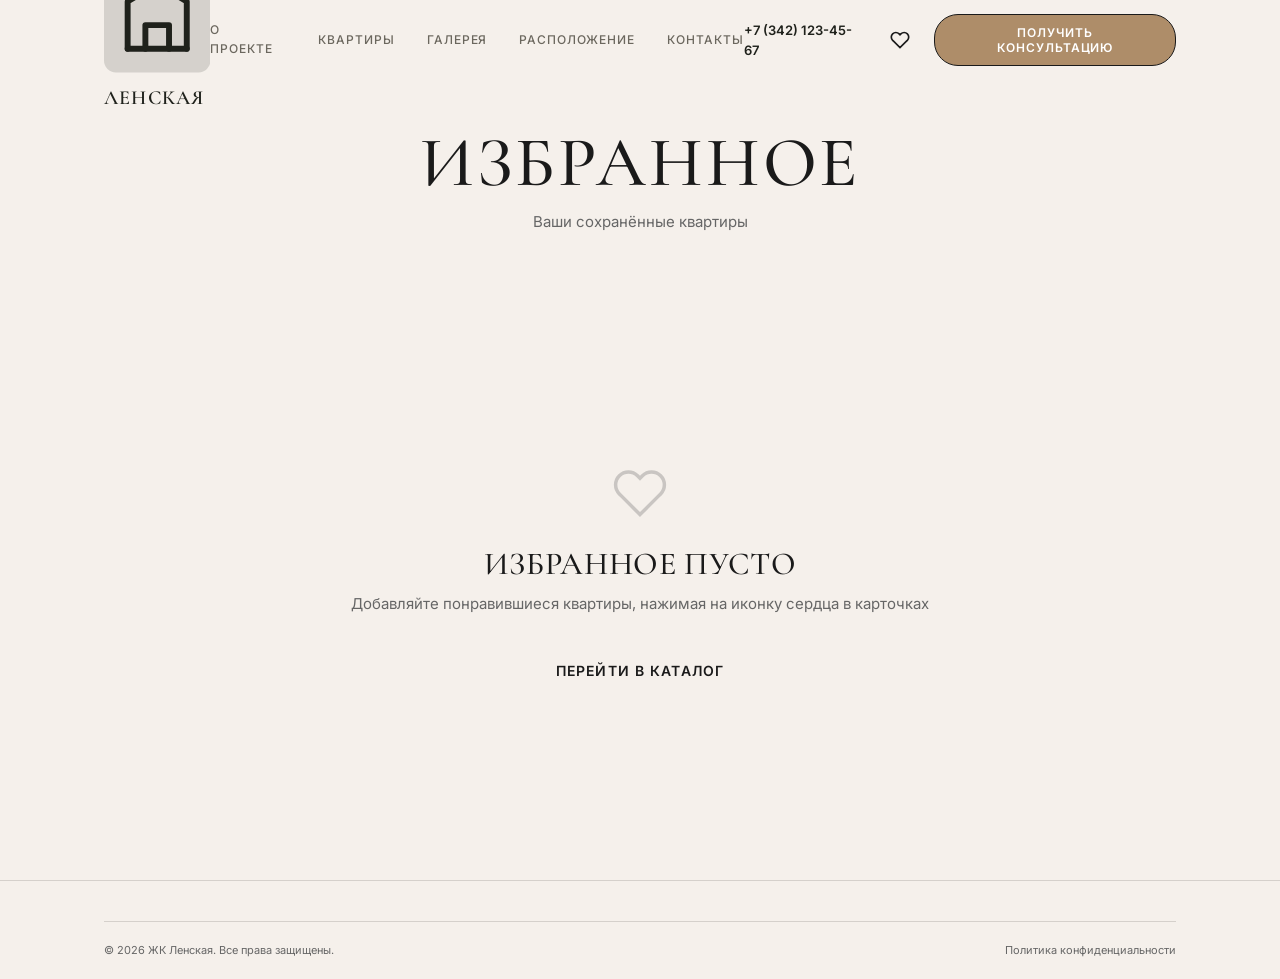
<file: favorites.html>
<!DOCTYPE html>
<html lang="ru">
<head>
  <meta charset="UTF-8">
  <meta name="viewport" content="width=device-width, initial-scale=1.0">
  <title>Избранное — ЖК Ленская</title>
  <link rel="preconnect" href="https://fonts.googleapis.com">
  <link rel="preconnect" href="https://fonts.gstatic.com" crossorigin>
  <link href="https://fonts.googleapis.com/css2?family=Inter:wght@300;400;500;600;700&family=Cormorant+Garamond:wght@400;500;600;700&display=swap" rel="stylesheet">
  <link rel="stylesheet" href="css/styles.css">
</head>
<body class="favorites-page">

  <header class="header scrolled" id="header">
    <div class="header-inner">
      <a href="index.html" class="header-logo" style="color: #1F211B;">
        <svg class="header-logo-icon" viewBox="0 0 36 36" fill="none"><rect width="36" height="36" rx="4" fill="currentColor" opacity="0.15"/><path d="M8 28V12L18 6L28 12V28" stroke="currentColor" stroke-width="2" stroke-linecap="round" stroke-linejoin="round"/><path d="M14 28V20H22V28" stroke="currentColor" stroke-width="2" stroke-linecap="round" stroke-linejoin="round"/><path d="M8 28H28" stroke="currentColor" stroke-width="2" stroke-linecap="round"/></svg>
        Ленская
      </a>
      <nav class="header-nav">
        <a href="index.html#advantages" style="color: #6B675E;">О проекте</a>
        <a href="apartments.html" style="color: #6B675E;">Квартиры</a>
        <a href="gallery.html" style="color: #6B675E;">Галерея</a>
        <a href="location.html" style="color: #6B675E;">Расположение</a>
        <a href="contacts.html" style="color: #6B675E;">Контакты</a>
      </nav>
      <div class="header-actions">
        <a href="tel:+73421234567" class="header-phone" style="color: #1F211B;">+7 (342) 123-45-67</a>
        <a href="favorites.html" class="header-favorites" style="color: var(--color-accent);" title="Избранное">
          <svg width="20" height="20" viewBox="0 0 24 24" fill="none" stroke="currentColor" stroke-width="2"><path d="M20.84 4.61a5.5 5.5 0 0 0-7.78 0L12 5.67l-1.06-1.06a5.5 5.5 0 0 0-7.78 7.78l1.06 1.06L12 21.23l7.78-7.78 1.06-1.06a5.5 5.5 0 0 0 0-7.78z"/></svg>
          <span class="header-favorites-count">0</span>
        </a>
        <button class="header-cta" data-modal="modal-consult" style="background: #AE8D69; color: white;">Получить консультацию</button>
        <div class="burger" aria-label="Меню"><span style="background: #1F211B;"></span><span style="background: #1F211B;"></span><span style="background: #1F211B;"></span></div>
      </div>
    </div>
  </header>

  <div class="mobile-menu">
    <nav>
      <a href="index.html#advantages">О проекте</a>
      <a href="apartments.html">Квартиры</a>
      <a href="gallery.html">Галерея</a>
      <a href="location.html">Расположение</a>
      <a href="contacts.html">Контакты</a>
      <a href="favorites.html">Избранное</a>
    </nav>
    <div class="mobile-menu-phone"><a href="tel:+73421234567">+7 (342) 123-45-67</a></div>
  </div>

  <div class="page-header">
    <div class="container">
      <h1>Избранное</h1>
      <p>Ваши сохранённые квартиры</p>
    </div>
  </div>

  <section class="section">
    <div class="container">
      <div class="favorites-empty" style="display: none;">
        <svg viewBox="0 0 24 24" fill="none" stroke="currentColor" stroke-width="1.5"><path d="M20.84 4.61a5.5 5.5 0 0 0-7.78 0L12 5.67l-1.06-1.06a5.5 5.5 0 0 0-7.78 7.78l1.06 1.06L12 21.23l7.78-7.78 1.06-1.06a5.5 5.5 0 0 0 0-7.78z"/></svg>
        <h3>Избранное пусто</h3>
        <p>Добавляйте понравившиеся квартиры, нажимая на иконку сердца в карточках</p>
        <a href="apartments.html" class="btn btn-primary btn-lg">Перейти в каталог</a>
      </div>
      <div class="apartments-grid favorites-grid"></div>
      <div class="load-more-wrap" id="fav-actions" style="display: none; margin-top: var(--space-2xl);">
        <button class="btn btn-outline" data-modal="modal-send-favorites">Отправить подборку менеджеру</button>
      </div>
    </div>
  </section>

  <footer class="footer">
    <div class="container">
      <div class="footer-bottom">
        <p>&copy; 2026 ЖК Ленская. Все права защищены.</p>
        <div class="footer-legal">
          <a href="legal.html">Политика конфиденциальности</a>
        </div>
      </div>
    </div>
  </footer>

  <!-- Send Favorites Modal -->
  <div class="modal-overlay" id="modal-send-favorites">
    <div class="modal">
      <div class="modal-header">
        <h3>Отправить подборку</h3>
        <button class="modal-close"><svg width="20" height="20" viewBox="0 0 24 24" fill="none" stroke="currentColor" stroke-width="2"><line x1="18" y1="6" x2="6" y2="18"/><line x1="6" y1="6" x2="18" y2="18"/></svg></button>
      </div>
      <div class="modal-body">
        <form class="form" data-form="send_favorites">
          <div class="form-group">
            <label class="form-label">Имя *</label>
            <input type="text" name="name" class="form-input" placeholder="Ваше имя" required>
          </div>
          <div class="form-group">
            <label class="form-label">Телефон *</label>
            <input type="tel" name="phone" class="form-input" placeholder="+7 (___) ___-__-__" required>
          </div>
          <div class="form-checkbox">
            <input type="checkbox" name="consent" id="sf-consent" required>
            <label for="sf-consent">Я даю согласие на <a href="legal.html">обработку персональных данных</a></label>
          </div>
          <button type="submit" class="btn btn-gold btn-lg" style="width: 100%;">Отправить менеджеру</button>
        </form>
        <div class="form-success"><h4>Подборка отправлена!</h4><p>Менеджер свяжется с вами для обсуждения.</p></div>
      </div>
    </div>
  </div>

  <!-- Consultation Modal -->
  <div class="modal-overlay" id="modal-consult">
    <div class="modal">
      <div class="modal-header">
        <h3>Получить консультацию</h3>
        <button class="modal-close"><svg width="20" height="20" viewBox="0 0 24 24" fill="none" stroke="currentColor" stroke-width="2"><line x1="18" y1="6" x2="6" y2="18"/><line x1="6" y1="6" x2="18" y2="18"/></svg></button>
      </div>
      <div class="modal-body">
        <form class="form" data-form="modal_consult">
          <div class="form-group">
            <label class="form-label">Имя *</label>
            <input type="text" name="name" class="form-input" placeholder="Ваше имя" required>
          </div>
          <div class="form-group">
            <label class="form-label">Телефон *</label>
            <input type="tel" name="phone" class="form-input" placeholder="+7 (___) ___-__-__" required>
          </div>
          <div class="form-checkbox">
            <input type="checkbox" name="consent" id="fc-consent" required>
            <label for="fc-consent">Я даю согласие на <a href="legal.html">обработку персональных данных</a></label>
          </div>
          <button type="submit" class="btn btn-primary btn-lg" style="width: 100%;">Отправить</button>
        </form>
        <div class="form-success"><h4>Заявка отправлена!</h4></div>
      </div>
    </div>
  </div>

  <script src="js/main.js"></script>
  <script>
    document.addEventListener('DOMContentLoaded', () => {
      const favs = getFavorites();
      const favActions = document.getElementById('fav-actions');
      if (favs.length > 0 && favActions) favActions.style.display = '';
    });
  </script>
</body>
</html>
</file>
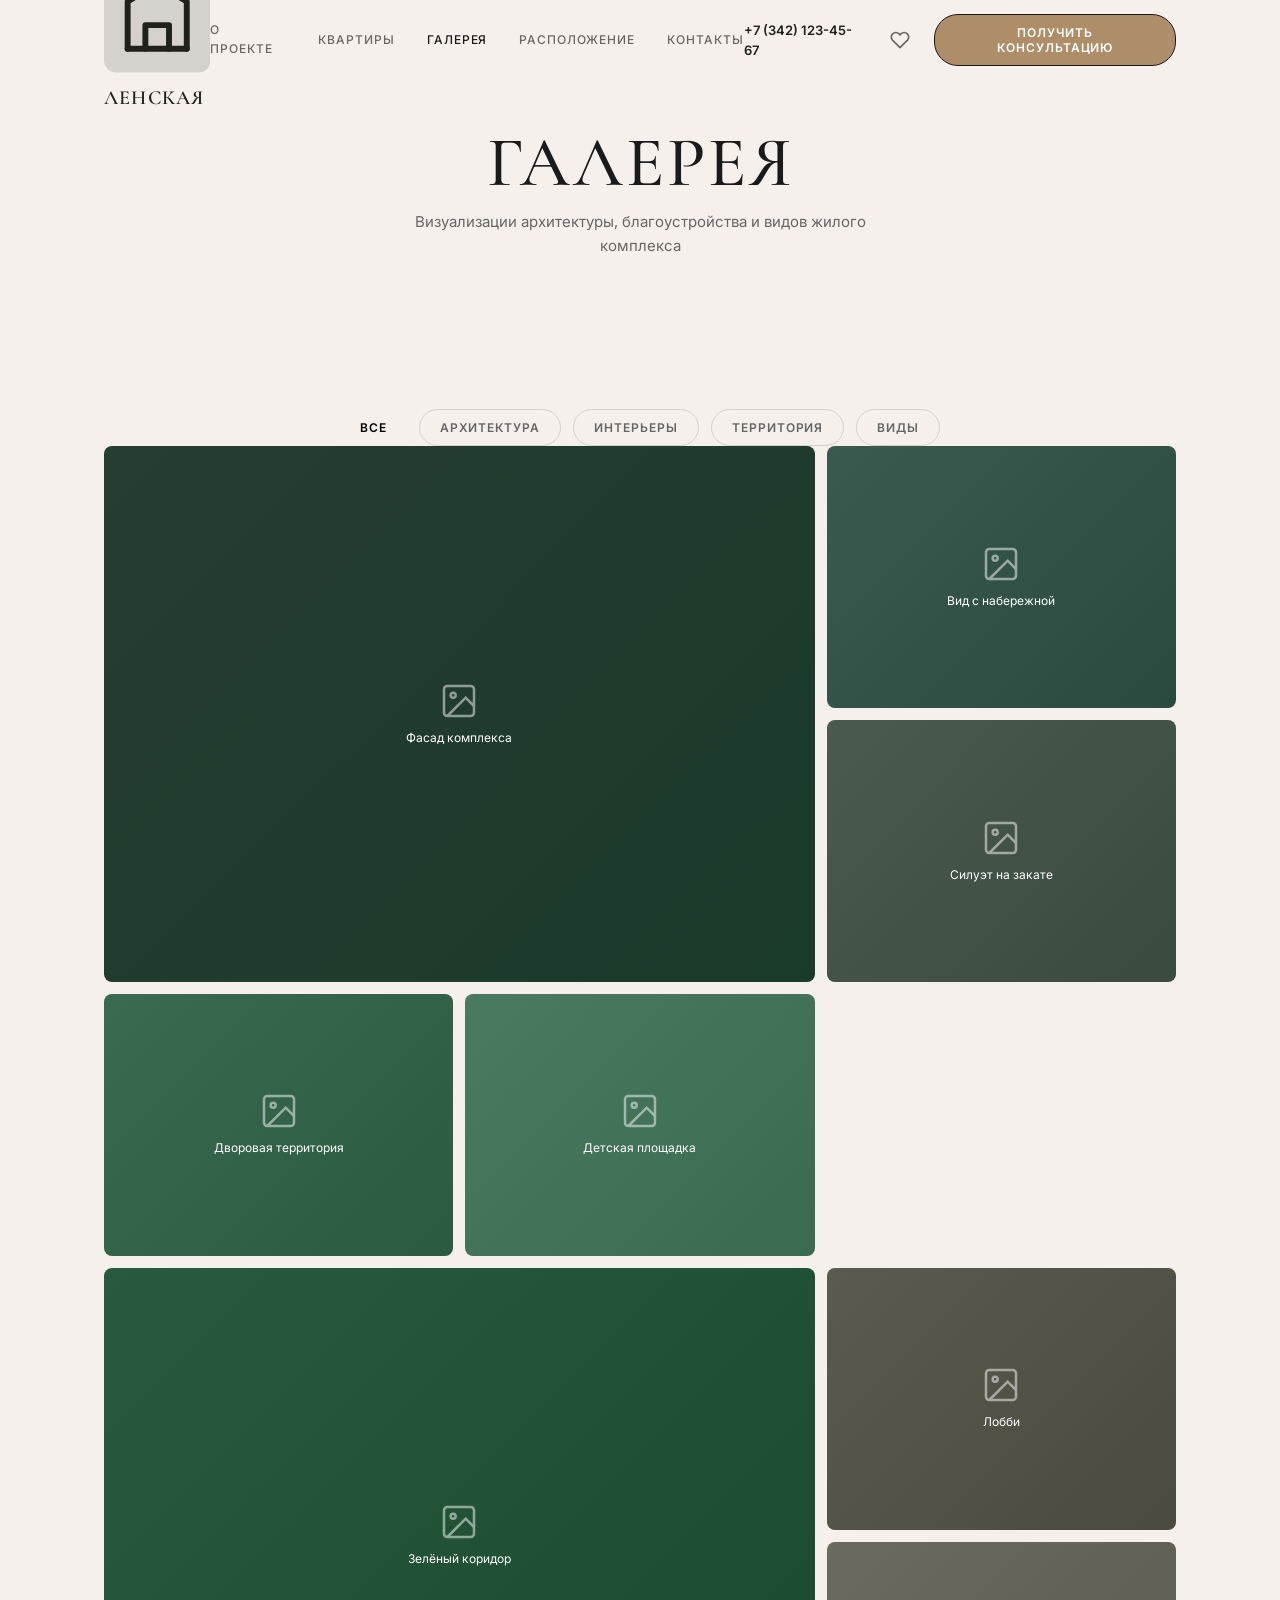
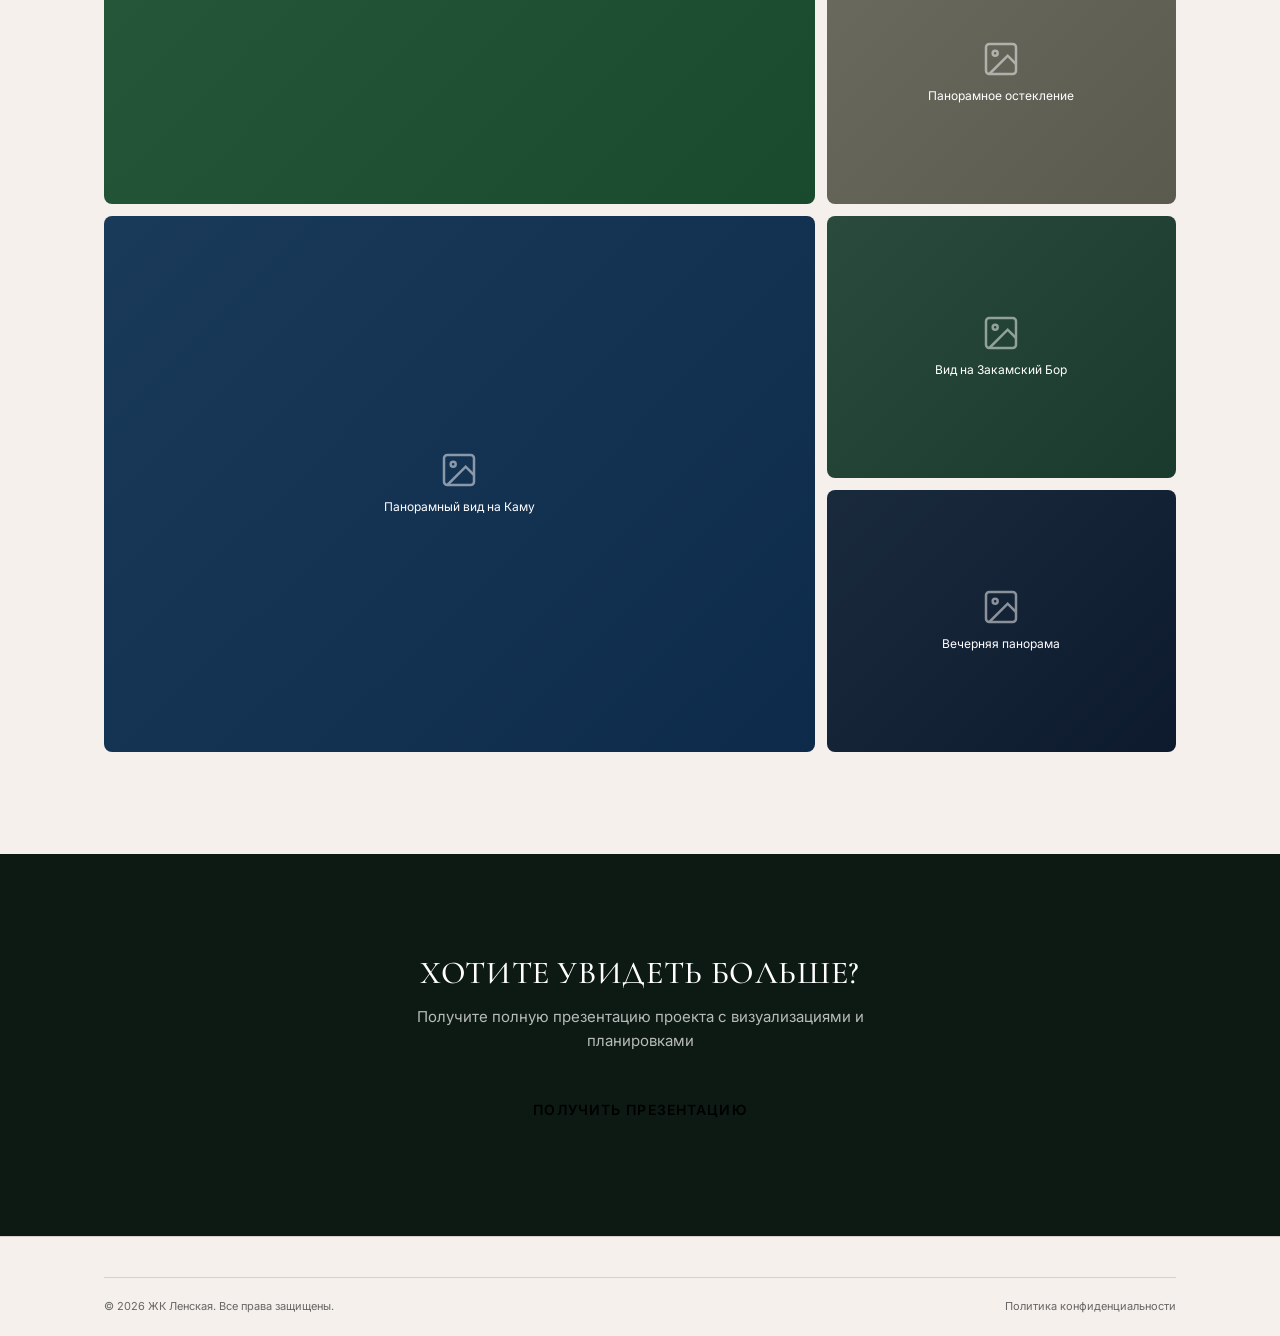
<file: gallery.html>
<!DOCTYPE html>
<html lang="ru">
<head>
  <meta charset="UTF-8">
  <meta name="viewport" content="width=device-width, initial-scale=1.0">
  <title>Галерея — ЖК Ленская | Визуализации жилого комплекса</title>
  <meta name="description" content="Галерея визуализаций ЖК Ленская: архитектура, благоустройство, виды, интерьеры.">
  <link rel="preconnect" href="https://fonts.googleapis.com">
  <link rel="preconnect" href="https://fonts.gstatic.com" crossorigin>
  <link href="https://fonts.googleapis.com/css2?family=Inter:wght@300;400;500;600;700&family=Cormorant+Garamond:wght@400;500;600;700&display=swap" rel="stylesheet">
  <link rel="stylesheet" href="css/styles.css">
</head>
<body class="gallery-page">

  <header class="header scrolled" id="header">
    <div class="header-inner">
      <a href="index.html" class="header-logo" style="color: #1F211B;">
        <svg class="header-logo-icon" viewBox="0 0 36 36" fill="none"><rect width="36" height="36" rx="4" fill="currentColor" opacity="0.15"/><path d="M8 28V12L18 6L28 12V28" stroke="currentColor" stroke-width="2" stroke-linecap="round" stroke-linejoin="round"/><path d="M14 28V20H22V28" stroke="currentColor" stroke-width="2" stroke-linecap="round" stroke-linejoin="round"/><path d="M8 28H28" stroke="currentColor" stroke-width="2" stroke-linecap="round"/></svg>
        Ленская
      </a>
      <nav class="header-nav">
        <a href="index.html#advantages" style="color: #6B675E;">О проекте</a>
        <a href="apartments.html" style="color: #6B675E;">Квартиры</a>
        <a href="gallery.html" style="color: var(--color-accent);">Галерея</a>
        <a href="location.html" style="color: #6B675E;">Расположение</a>
        <a href="contacts.html" style="color: #6B675E;">Контакты</a>
      </nav>
      <div class="header-actions">
        <a href="tel:+73421234567" class="header-phone" style="color: #1F211B;">+7 (342) 123-45-67</a>
        <a href="favorites.html" class="header-favorites" style="color: #6B675E;">
          <svg width="20" height="20" viewBox="0 0 24 24" fill="none" stroke="currentColor" stroke-width="2"><path d="M20.84 4.61a5.5 5.5 0 0 0-7.78 0L12 5.67l-1.06-1.06a5.5 5.5 0 0 0-7.78 7.78l1.06 1.06L12 21.23l7.78-7.78 1.06-1.06a5.5 5.5 0 0 0 0-7.78z"/></svg>
          <span class="header-favorites-count">0</span>
        </a>
        <button class="header-cta" data-modal="modal-consult" style="background: #AE8D69; color: white;">Получить консультацию</button>
        <div class="burger" aria-label="Меню"><span style="background: #1F211B;"></span><span style="background: #1F211B;"></span><span style="background: #1F211B;"></span></div>
      </div>
    </div>
  </header>

  <div class="mobile-menu">
    <nav>
      <a href="index.html#advantages">О проекте</a>
      <a href="apartments.html">Квартиры</a>
      <a href="gallery.html">Галерея</a>
      <a href="location.html">Расположение</a>
      <a href="contacts.html">Контакты</a>
    </nav>
    <div class="mobile-menu-phone"><a href="tel:+73421234567">+7 (342) 123-45-67</a></div>
  </div>

  <div class="page-header">
    <div class="container">
      <h1>Галерея</h1>
      <p>Визуализации архитектуры, благоустройства и видов жилого комплекса</p>
    </div>
  </div>

  <section class="section">
    <div class="container">
      <!-- Filter tabs -->
      <div style="display: flex; justify-content: center; gap: 12px; margin-bottom: var(--space-2xl); flex-wrap: wrap;">
        <button class="btn btn-sm btn-primary gallery-tab active" data-tab="all">Все</button>
        <button class="btn btn-sm btn-ghost gallery-tab" data-tab="architecture">Архитектура</button>
        <button class="btn btn-sm btn-ghost gallery-tab" data-tab="interior">Интерьеры</button>
        <button class="btn btn-sm btn-ghost gallery-tab" data-tab="territory">Территория</button>
        <button class="btn btn-sm btn-ghost gallery-tab" data-tab="views">Виды</button>
      </div>

      <div class="gallery-grid" id="gallery-grid">
        <!-- Architecture -->
        <div class="gallery-item large fade-in" data-category="architecture" data-caption="Фасад жилого комплекса — террасная архитектура">
          <div class="gallery-placeholder" style="background: linear-gradient(135deg, #263D31, #1a3a2a); color: white;">
            <svg viewBox="0 0 24 24" fill="none" stroke="currentColor" stroke-width="1.5" style="width: 40px; height: 40px; opacity: 0.5;"><rect x="3" y="3" width="18" height="18" rx="2"/><circle cx="8.5" cy="8.5" r="1.5"/><polyline points="21,15 16,10 5,21"/></svg>
            <span>Фасад комплекса</span>
          </div>
        </div>
        <div class="gallery-item fade-in" data-category="architecture" data-caption="Вид со стороны набережной">
          <div class="gallery-placeholder" style="background: linear-gradient(135deg, #3a5a4f, #2a4a3f); color: white;">
            <svg viewBox="0 0 24 24" fill="none" stroke="currentColor" stroke-width="1.5" style="width: 40px; height: 40px; opacity: 0.5;"><rect x="3" y="3" width="18" height="18" rx="2"/><circle cx="8.5" cy="8.5" r="1.5"/><polyline points="21,15 16,10 5,21"/></svg>
            <span>Вид с набережной</span>
          </div>
        </div>
        <div class="gallery-item fade-in" data-category="architecture" data-caption="Силуэт комплекса на закате">
          <div class="gallery-placeholder" style="background: linear-gradient(135deg, #4a5a4f, #3a4a3f); color: white;">
            <svg viewBox="0 0 24 24" fill="none" stroke="currentColor" stroke-width="1.5" style="width: 40px; height: 40px; opacity: 0.5;"><rect x="3" y="3" width="18" height="18" rx="2"/><circle cx="8.5" cy="8.5" r="1.5"/><polyline points="21,15 16,10 5,21"/></svg>
            <span>Силуэт на закате</span>
          </div>
        </div>
        <!-- Territory -->
        <div class="gallery-item fade-in" data-category="territory" data-caption="Дворовая территория с озеленением">
          <div class="gallery-placeholder" style="background: linear-gradient(135deg, #3a6a4f, #2a5a3f); color: white;">
            <svg viewBox="0 0 24 24" fill="none" stroke="currentColor" stroke-width="1.5" style="width: 40px; height: 40px; opacity: 0.5;"><rect x="3" y="3" width="18" height="18" rx="2"/><circle cx="8.5" cy="8.5" r="1.5"/><polyline points="21,15 16,10 5,21"/></svg>
            <span>Дворовая территория</span>
          </div>
        </div>
        <div class="gallery-item fade-in" data-category="territory" data-caption="Детская площадка">
          <div class="gallery-placeholder" style="background: linear-gradient(135deg, #4a7a5f, #3a6a4f); color: white;">
            <svg viewBox="0 0 24 24" fill="none" stroke="currentColor" stroke-width="1.5" style="width: 40px; height: 40px; opacity: 0.5;"><rect x="3" y="3" width="18" height="18" rx="2"/><circle cx="8.5" cy="8.5" r="1.5"/><polyline points="21,15 16,10 5,21"/></svg>
            <span>Детская площадка</span>
          </div>
        </div>
        <div class="gallery-item large fade-in" data-category="territory" data-caption="Зелёный коридор к набережной">
          <div class="gallery-placeholder" style="background: linear-gradient(135deg, #2a5a3d, #1a4a2d); color: white;">
            <svg viewBox="0 0 24 24" fill="none" stroke="currentColor" stroke-width="1.5" style="width: 40px; height: 40px; opacity: 0.5;"><rect x="3" y="3" width="18" height="18" rx="2"/><circle cx="8.5" cy="8.5" r="1.5"/><polyline points="21,15 16,10 5,21"/></svg>
            <span>Зелёный коридор</span>
          </div>
        </div>
        <!-- Interior -->
        <div class="gallery-item fade-in" data-category="interior" data-caption="Лобби и зон ресепшн">
          <div class="gallery-placeholder" style="background: linear-gradient(135deg, #5a5a4f, #4a4a3f); color: white;">
            <svg viewBox="0 0 24 24" fill="none" stroke="currentColor" stroke-width="1.5" style="width: 40px; height: 40px; opacity: 0.5;"><rect x="3" y="3" width="18" height="18" rx="2"/><circle cx="8.5" cy="8.5" r="1.5"/><polyline points="21,15 16,10 5,21"/></svg>
            <span>Лобби</span>
          </div>
        </div>
        <div class="gallery-item fade-in" data-category="interior" data-caption="Панорамное остекление квартир">
          <div class="gallery-placeholder" style="background: linear-gradient(135deg, #6a6a5f, #5a5a4f); color: white;">
            <svg viewBox="0 0 24 24" fill="none" stroke="currentColor" stroke-width="1.5" style="width: 40px; height: 40px; opacity: 0.5;"><rect x="3" y="3" width="18" height="18" rx="2"/><circle cx="8.5" cy="8.5" r="1.5"/><polyline points="21,15 16,10 5,21"/></svg>
            <span>Панорамное остекление</span>
          </div>
        </div>
        <!-- Views -->
        <div class="gallery-item large fade-in" data-category="views" data-caption="Панорамный вид на Каму с верхних этажей">
          <div class="gallery-placeholder" style="background: linear-gradient(135deg, #1a3a5a, #0d2a4a); color: white;">
            <svg viewBox="0 0 24 24" fill="none" stroke="currentColor" stroke-width="1.5" style="width: 40px; height: 40px; opacity: 0.5;"><rect x="3" y="3" width="18" height="18" rx="2"/><circle cx="8.5" cy="8.5" r="1.5"/><polyline points="21,15 16,10 5,21"/></svg>
            <span>Панорамный вид на Каму</span>
          </div>
        </div>
        <div class="gallery-item fade-in" data-category="views" data-caption="Вид на Закамский Бор">
          <div class="gallery-placeholder" style="background: linear-gradient(135deg, #2a4a3d, #1a3a2d); color: white;">
            <svg viewBox="0 0 24 24" fill="none" stroke="currentColor" stroke-width="1.5" style="width: 40px; height: 40px; opacity: 0.5;"><rect x="3" y="3" width="18" height="18" rx="2"/><circle cx="8.5" cy="8.5" r="1.5"/><polyline points="21,15 16,10 5,21"/></svg>
            <span>Вид на Закамский Бор</span>
          </div>
        </div>
        <div class="gallery-item fade-in" data-category="views" data-caption="Вечерняя панорама">
          <div class="gallery-placeholder" style="background: linear-gradient(135deg, #1a2a3d, #0d1a2d); color: white;">
            <svg viewBox="0 0 24 24" fill="none" stroke="currentColor" stroke-width="1.5" style="width: 40px; height: 40px; opacity: 0.5;"><rect x="3" y="3" width="18" height="18" rx="2"/><circle cx="8.5" cy="8.5" r="1.5"/><polyline points="21,15 16,10 5,21"/></svg>
            <span>Вечерняя панорама</span>
          </div>
        </div>
      </div>
    </div>
  </section>

  <section class="contact-section section">
    <div class="container" style="text-align: center; max-width: 640px;">
      <h3 style="color: white; margin-bottom: 16px;">Хотите увидеть больше?</h3>
      <p style="color: rgba(255,255,255,0.7); margin-bottom: 32px;">Получите полную презентацию проекта с визуализациями и планировками</p>
      <button class="btn btn-gold btn-lg" data-modal="modal-presentation">Получить презентацию</button>
    </div>
  </section>

  <footer class="footer">
    <div class="container">
      <div class="footer-bottom">
        <p>&copy; 2026 ЖК Ленская. Все права защищены.</p>
        <div class="footer-legal">
          <a href="legal.html">Политика конфиденциальности</a>
        </div>
      </div>
    </div>
  </footer>

  <!-- Modals -->
  <div class="modal-overlay" id="modal-consult">
    <div class="modal">
      <div class="modal-header">
        <h3>Получить консультацию</h3>
        <button class="modal-close"><svg width="20" height="20" viewBox="0 0 24 24" fill="none" stroke="currentColor" stroke-width="2"><line x1="18" y1="6" x2="6" y2="18"/><line x1="6" y1="6" x2="18" y2="18"/></svg></button>
      </div>
      <div class="modal-body">
        <form class="form" data-form="modal_consult">
          <div class="form-group">
            <label class="form-label">Имя *</label>
            <input type="text" name="name" class="form-input" placeholder="Ваше имя" required>
          </div>
          <div class="form-group">
            <label class="form-label">Телефон *</label>
            <input type="tel" name="phone" class="form-input" placeholder="+7 (___) ___-__-__" required>
          </div>
          <div class="form-checkbox">
            <input type="checkbox" name="consent" id="gc-consent" required>
            <label for="gc-consent">Я даю согласие на <a href="legal.html">обработку персональных данных</a></label>
          </div>
          <button type="submit" class="btn btn-primary btn-lg" style="width: 100%;">Отправить</button>
        </form>
        <div class="form-success"><h4>Заявка отправлена!</h4></div>
      </div>
    </div>
  </div>

  <div class="modal-overlay" id="modal-presentation">
    <div class="modal">
      <div class="modal-header">
        <h3>Получить презентацию</h3>
        <button class="modal-close"><svg width="20" height="20" viewBox="0 0 24 24" fill="none" stroke="currentColor" stroke-width="2"><line x1="18" y1="6" x2="6" y2="18"/><line x1="6" y1="6" x2="18" y2="18"/></svg></button>
      </div>
      <div class="modal-body">
        <form class="form" data-form="presentation">
          <div class="form-group">
            <label class="form-label">Имя *</label>
            <input type="text" name="name" class="form-input" placeholder="Ваше имя" required>
          </div>
          <div class="form-group">
            <label class="form-label">Телефон или Email *</label>
            <input type="text" name="phone" class="form-input" placeholder="Телефон или email" required>
          </div>
          <div class="form-checkbox">
            <input type="checkbox" name="consent" id="gp-consent" required>
            <label for="gp-consent">Я даю согласие на <a href="legal.html">обработку персональных данных</a></label>
          </div>
          <button type="submit" class="btn btn-gold btn-lg" style="width: 100%;">Скачать презентацию</button>
        </form>
        <div class="form-success"><h4>Спасибо!</h4><p>Презентация отправлена.</p></div>
      </div>
    </div>
  </div>

  <script src="js/main.js"></script>
  <script>
    // Gallery tabs
    document.querySelectorAll('.gallery-tab').forEach(tab => {
      tab.addEventListener('click', () => {
        document.querySelectorAll('.gallery-tab').forEach(t => {
          t.classList.remove('active', 'btn-primary');
          t.classList.add('btn-ghost');
        });
        tab.classList.add('active', 'btn-primary');
        tab.classList.remove('btn-ghost');
        
        const category = tab.dataset.tab;
        document.querySelectorAll('.gallery-item').forEach(item => {
          if (category === 'all' || item.dataset.category === category) {
            item.style.display = '';
          } else {
            item.style.display = 'none';
          }
        });
      });
    });
  </script>
</body>
</html>
</file>
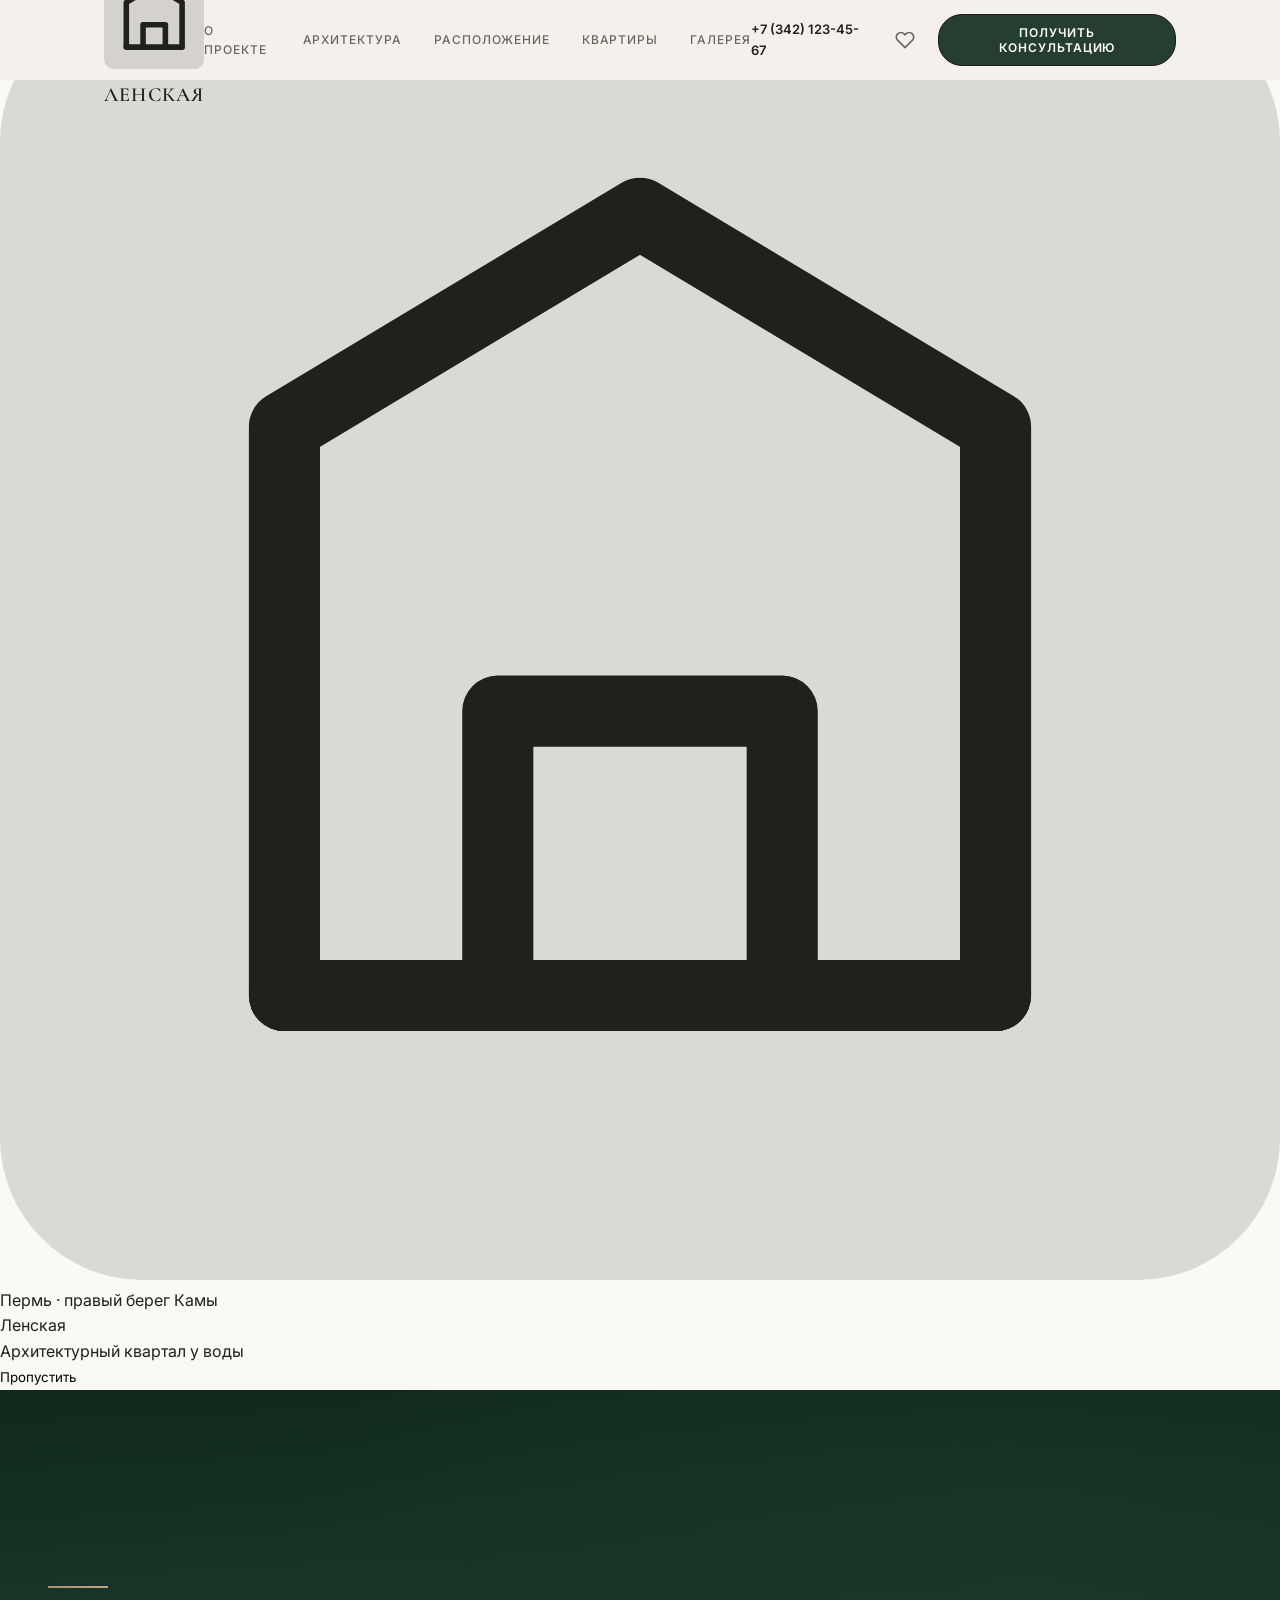
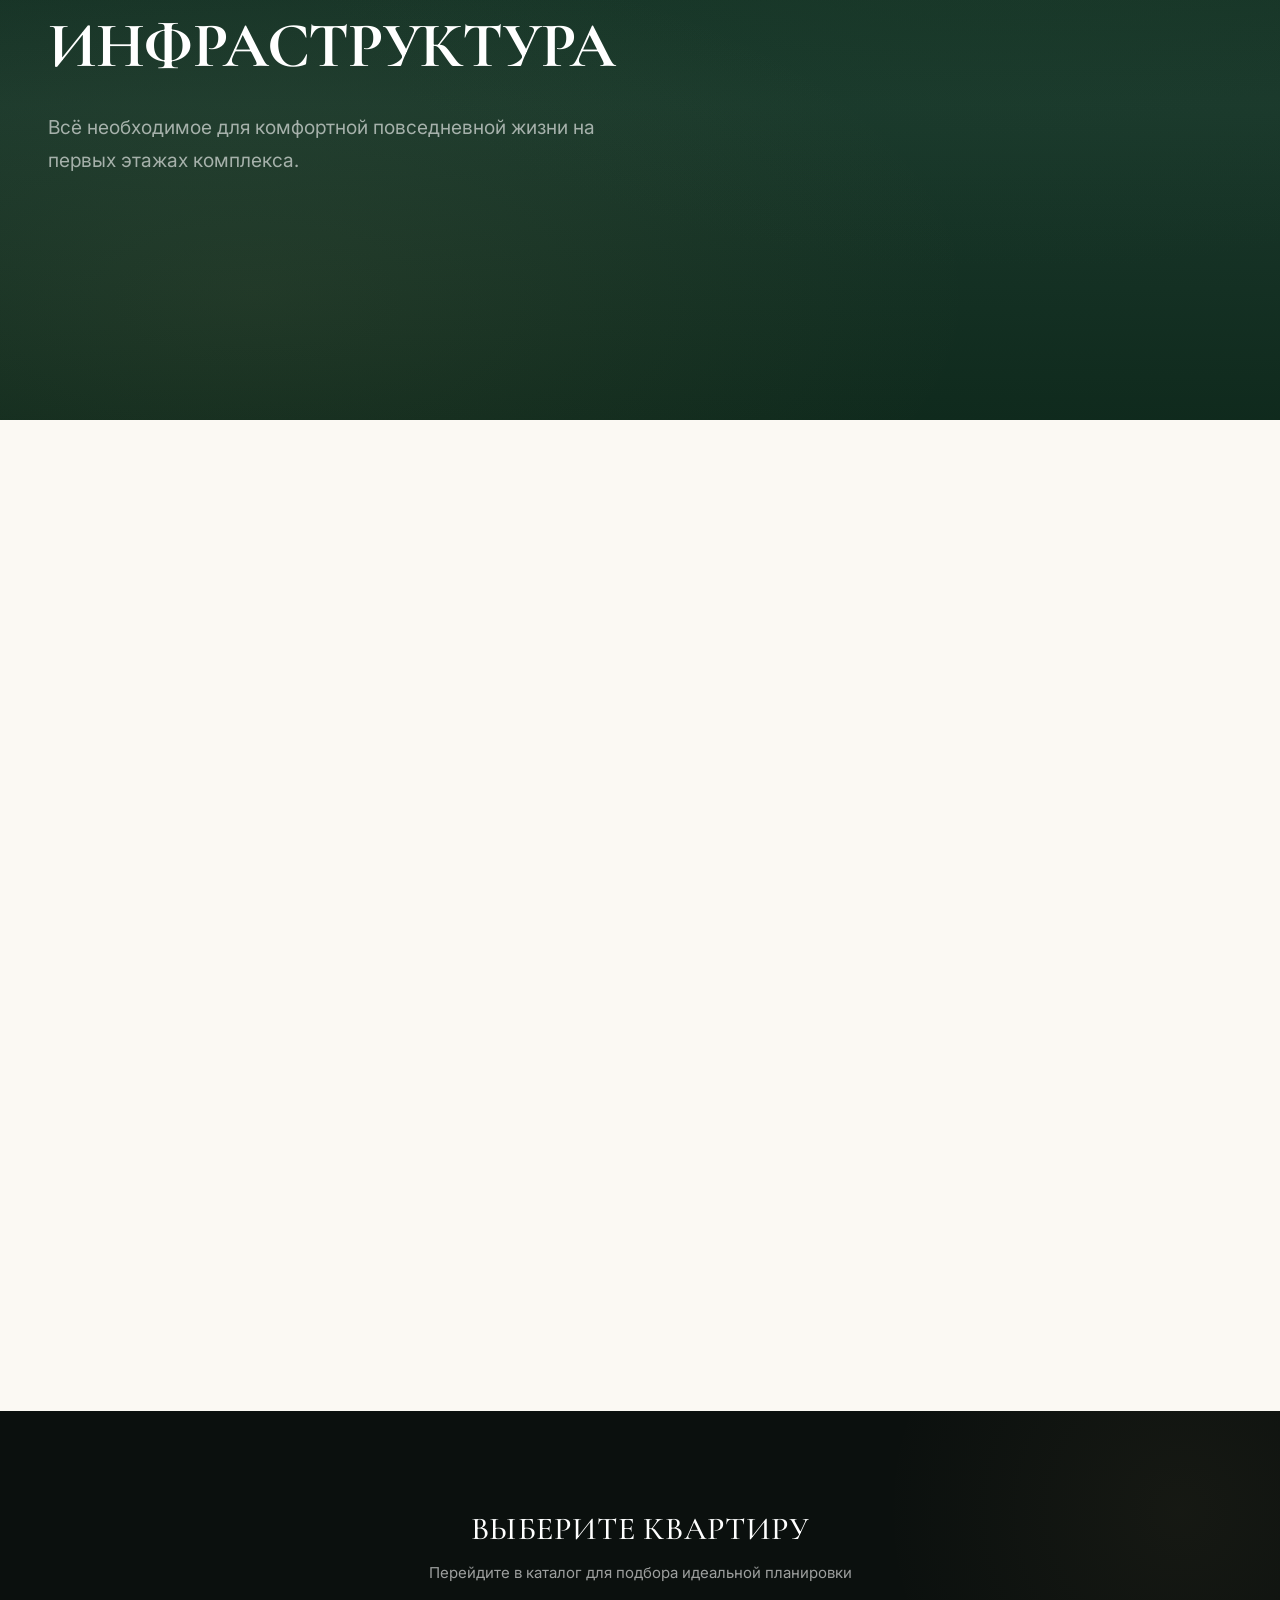
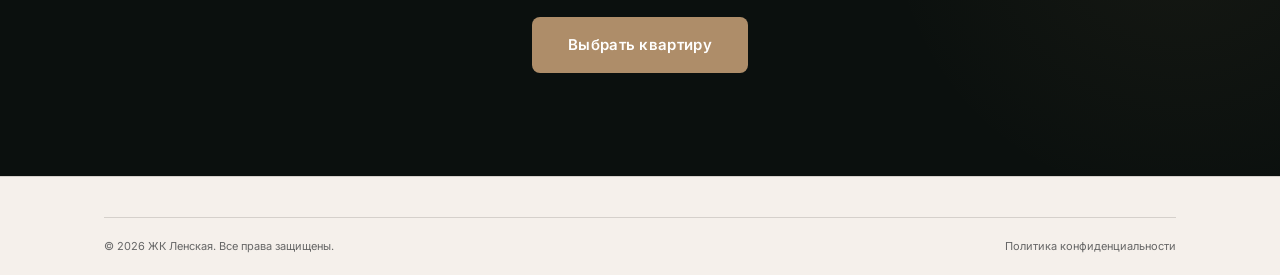
<file: infrastructure.html>
<!DOCTYPE html>
<html lang="ru">
<head>
  <meta charset="UTF-8">
  <meta name="viewport" content="width=device-width, initial-scale=1.0">
  <title>Инфраструктура — ЖК Ленская | Всё для комфортной жизни</title>
  <meta name="description" content="Инфраструктура ЖК Ленская: кафе, спорт, детские сады, аптеки, коммерческие помещения на первых этажах.">
  <link rel="preconnect" href="https://fonts.googleapis.com">
  <link rel="preconnect" href="https://fonts.gstatic.com" crossorigin>
  <link href="https://fonts.googleapis.com/css2?family=Inter:wght@300;400;500;600;700&family=Cormorant+Garamond:ital,wght@0,300;0,400;0,500;0,600;0,700;1,400;1,500&display=swap" rel="stylesheet">
  <link rel="stylesheet" href="css/styles.css">
  <link rel="stylesheet" href="css/premium.css">
  <link rel="stylesheet" href="css/components.css">
</head>
<body class="premium-body">
  <header class="header scrolled" id="header">
    <div class="header-inner">
      <a href="index.html" class="header-logo" style="color: #1F211B;"><svg class="header-logo-icon" viewBox="0 0 36 36" fill="none"><rect width="36" height="36" rx="4" fill="currentColor" opacity="0.15"/><path d="M8 28V12L18 6L28 12V28" stroke="currentColor" stroke-width="2" stroke-linecap="round" stroke-linejoin="round"/><path d="M14 28V20H22V28" stroke="currentColor" stroke-width="2" stroke-linecap="round" stroke-linejoin="round"/><path d="M8 28H28" stroke="currentColor" stroke-width="2" stroke-linecap="round"/></svg>Ленская</a>
      <nav class="header-nav"><a href="about.html" style="color: #6B675E;">О проекте</a><a href="architecture.html" style="color: #6B675E;">Архитектура</a><a href="location.html" style="color: #6B675E;">Расположение</a><a href="apartments.html" style="color: #6B675E;">Квартиры</a><a href="gallery.html" style="color: #6B675E;">Галерея</a></nav>
      <div class="header-actions">
        <a href="tel:+73421234567" class="header-phone" style="color: #1F211B;">+7 (342) 123-45-67</a>
        <a href="favorites.html" class="header-favorites" style="color: #6B675E;"><svg width="20" height="20" viewBox="0 0 24 24" fill="none" stroke="currentColor" stroke-width="2"><path d="M20.84 4.61a5.5 5.5 0 0 0-7.78 0L12 5.67l-1.06-1.06a5.5 5.5 0 0 0-7.78 7.78l1.06 1.06L12 21.23l7.78-7.78 1.06-1.06a5.5 5.5 0 0 0 0-7.78z"/></svg><span class="header-favorites-count">0</span></a>
        <button class="header-cta" data-modal="modal-consult" style="background: #263D31; color: white;">Получить консультацию</button>
        <div class="burger" aria-label="Меню"><span style="background: #1F211B;"></span><span style="background: #1F211B;"></span><span style="background: #1F211B;"></span></div>
      </div>
    </div>
  </header>
  <div class="mobile-menu"><nav><a href="about.html">О проекте</a><a href="architecture.html">Архитектура</a><a href="location.html">Расположение</a><a href="apartments.html">Квартиры</a><a href="gallery.html">Галерея</a><a href="favorites.html">Избранное</a></nav><div class="mobile-menu-phone"><a href="tel:+73421234567">+7 (342) 123-45-67</a></div></div>

  <section class="hero-premium" style="min-height: 70vh;">
    <div class="hero-premium-bg"></div>
    <div class="hero-premium-content" style="display: flex; flex-direction: column; justify-content: center; min-height: 70vh;">
      <div class="gold-divider" style="margin-bottom: 24px;"></div>
      <h1 class="hero-premium-title" style="font-size: clamp(2.5rem, 5vw, 4.5rem);">Инфраструктура</h1>
      <p class="hero-premium-subtitle">Всё необходимое для комфортной повседневной жизни на первых этажах комплекса.</p>
    </div>
  </section>

  <section class="section">
    <div class="container">
      <div class="animate-on-scroll" style="text-align: center; margin-bottom: 64px;">
        <div class="gold-divider" style="margin: 0 auto 24px;"></div>
        <h2 style="font-size: clamp(2rem, 4vw, 3rem); margin-bottom: 16px;">Город в городе</h2>
        <p style="font-size: 1.125rem; color: #6B675E; max-width: 600px; margin: 0 auto;">Самодостаточная среда с высоким уровнем сервиса. Всё, что нужно — в шаговой доступности.</p>
      </div>

      <div style="display: grid; grid-template-columns: repeat(2, 1fr); gap: 24px;">
        <div class="advantage-premium animate-on-scroll">
          <div class="advantage-premium-icon"><svg width="24" height="24" viewBox="0 0 24 24" fill="none" stroke="currentColor" stroke-width="2"><path d="M18 8h1a4 4 0 0 1 0 8h-1"/><path d="M2 8h16v9a4 4 0 0 1-4 4H6a4 4 0 0 1-4-4V8z"/></svg></div>
          <h4>Кафе и рестораны</h4>
          <p style="color: #6B675E;">Уютные заведения на первых этажах для встреч, отдыха и повседневного обеда. Предусмотрено концепцией.</p>
        </div>
        <div class="advantage-premium animate-on-scroll delay-1">
          <div class="advantage-premium-icon"><svg width="24" height="24" viewBox="0 0 24 24" fill="none" stroke="currentColor" stroke-width="2"><path d="M22 12h-4l-3 9L9 3l-3 9H2"/></svg></div>
          <h4>Спортивная инфраструктура</h4>
          <p style="color: #6B675E;">Фитнес-студии и спортивные зоны для активного образа жизни. Предусмотрено концепцией.</p>
        </div>
        <div class="advantage-premium animate-on-scroll delay-2">
          <div class="advantage-premium-icon"><svg width="24" height="24" viewBox="0 0 24 24" fill="none" stroke="currentColor" stroke-width="2"><path d="M17 21v-2a4 4 0 0 0-4-4H5a4 4 0 0 0-4 4v2"/><circle cx="9" cy="7" r="4"/></svg></div>
          <h4>Детские сады</h4>
          <p style="color: #6B675E;">Образовательные пространства для самых маленьких жителей. Предусмотрено концепцией.</p>
        </div>
        <div class="advantage-premium animate-on-scroll delay-3">
          <div class="advantage-premium-icon"><svg width="24" height="24" viewBox="0 0 24 24" fill="none" stroke="currentColor" stroke-width="2"><path d="M12 22s8-4 8-10V5l-8-3-8 3v7c0 6 8 10 8 10z"/></svg></div>
          <h4>Аптеки и повседневные услуги</h4>
          <p style="color: #6B675E;">Аптечные пункты, химчистки, пункты выдачи заказов. Предусмотрено концепцией.</p>
        </div>
      </div>

      <div class="animate-on-scroll" style="margin-top: 48px; padding: 32px; background: #F7F4ED; border-radius: 16px; text-align: center;">
        <p style="font-size: 0.875rem; color: #6B675E;">Все неутверждённые арендаторы отмечаются как «предусмотрено концепцией» и не называются фактическими до подписания договоров.</p>
      </div>
    </div>
  </section>

  <section class="section-accent section">
    <div class="container" style="text-align: center; max-width: 640px;">
      <h3 style="color: white; margin-bottom: 16px;">Выберите квартиру</h3>
      <p style="color: rgba(255,255,255,0.6); margin-bottom: 32px;">Перейдите в каталог для подбора идеальной планировки</p>
      <a href="apartments.html" class="btn-premium btn-premium-gold">Выбрать квартиру</a>
    </div>
  </section>

  <footer class="footer"><div class="container"><div class="footer-bottom"><p>&copy; 2026 ЖК Ленская. Все права защищены.</p><div class="footer-legal"><a href="legal.html">Политика конфиденциальности</a></div></div></div></footer>
  <div class="mobile-bottom-bar"><div class="mobile-bottom-bar-inner"><a href="tel:+73421234567" class="mobile-bottom-btn"><svg viewBox="0 0 24 24" fill="none" stroke="currentColor" stroke-width="2"><path d="M22 16.92v3a2 2 0 0 1-2.18 2 19.79 19.79 0 0 1-8.63-3.07 19.5 19.5 0 0 1-6-6 19.79 19.79 0 0 1-3.07-8.67A2 2 0 0 1 4.11 2h3a2 2 0 0 1 2 1.72 12.84 12.84 0 0 0 .7 2.81 2 2 0 0 1-.45 2.11L8.09 9.91a16 16 0 0 0 6 6l1.27-1.27a2 2 0 0 1 2.11-.45 12.84 12.84 0 0 0 2.81.7A2 2 0 0 1 22 16.92z"/></svg>Позвонить</a><a href="https://t.me/lenskaya" target="_blank" class="mobile-bottom-btn"><svg viewBox="0 0 24 24" fill="currentColor"><path d="M11.944 0A12 12 0 0 0 0 12a12 12 0 0 0 12 12 12 12 0 0 0 12-12A12 12 0 0 0 12 0a12 12 0 0 0-.056 0zm4.962 7.224c.1-.002.321.023.465.14a.506.506 0 0 1 .171.325c.016.093.036.306.02.472-.18 1.898-.962 6.502-1.36 8.627-.168.9-.499 1.201-.82 1.23-.696.065-1.225-.46-1.9-.902-1.056-.693-1.653-1.124-2.678-1.8-1.185-.78-.417-1.21.258-1.91.177-.184 3.247-2.977 3.307-3.23.007-.032.014-.15-.056-.212s-.174-.041-.249-.024c-.106.024-1.793 1.14-5.061 3.345-.479.33-.913.49-1.302.48-.428-.008-1.252-.241-1.865-.44-.752-.245-1.349-.374-1.297-.789.027-.216.325-.437.893-.663 3.498-1.524 5.83-2.529 6.998-3.014 3.332-1.386 4.025-1.627 4.476-1.635z"/></svg>Написать</a><a href="apartments.html" class="mobile-bottom-btn mobile-bottom-btn-cta"><svg viewBox="0 0 24 24" fill="none" stroke="currentColor" stroke-width="2"><path d="M3 9l9-7 9 7v11a2 2 0 0 1-2 2H5a2 2 0 0 1-2-2z"/><polyline points="9,22 9,12 15,12 15,22"/></svg>Квартиры</a><a href="favorites.html" class="mobile-bottom-btn"><svg viewBox="0 0 24 24" fill="none" stroke="currentColor" stroke-width="2"><path d="M20.84 4.61a5.5 5.5 0 0 0-7.78 0L12 5.67l-1.06-1.06a5.5 5.5 0 0 0-7.78 7.78l1.06 1.06L12 21.23l7.78-7.78 1.06-1.06a5.5 5.5 0 0 0 0-7.78z"/></svg>Избранное</a><button class="mobile-bottom-btn" data-modal="modal-consult"><svg viewBox="0 0 24 24" fill="none" stroke="currentColor" stroke-width="2"><path d="M21 15a2 2 0 0 1-2 2H7l-4 4V5a2 2 0 0 1 2-2h14a2 2 0 0 1 2 2z"/></svg>Заявка</button></div></div>
  <div class="modal-overlay" id="modal-consult"><div class="modal"><div class="modal-header"><h3>Получить консультацию</h3><button class="modal-close"><svg width="20" height="20" viewBox="0 0 24 24" fill="none" stroke="currentColor" stroke-width="2"><line x1="18" y1="6" x2="6" y2="18"/><line x1="6" y1="6" x2="18" y2="18"/></svg></button></div><div class="modal-body"><form class="form" data-form="modal_consult"><div class="form-group"><label class="form-label">Имя *</label><input type="text" name="name" class="form-input" placeholder="Ваше имя" required></div><div class="form-group"><label class="form-label">Телефон *</label><input type="tel" name="phone" class="form-input" placeholder="+7 (___) ___-__-__" required></div><div class="form-checkbox"><input type="checkbox" name="consent" id="inf-consent" required><label for="inf-consent">Я даю согласие на <a href="legal.html">обработку персональных данных</a></label></div><button type="submit" class="btn-premium btn-premium-primary" style="width: 100%; justify-content: center;">Отправить</button></form><div class="form-success"><h4>Заявка отправлена!</h4><p>Перезвоним в течение 15 минут.</p></div></div></div></div>
  <script src="js/intro.js"></script>
  <script src="js/main.js"></script>
</body>
</html>
</file>
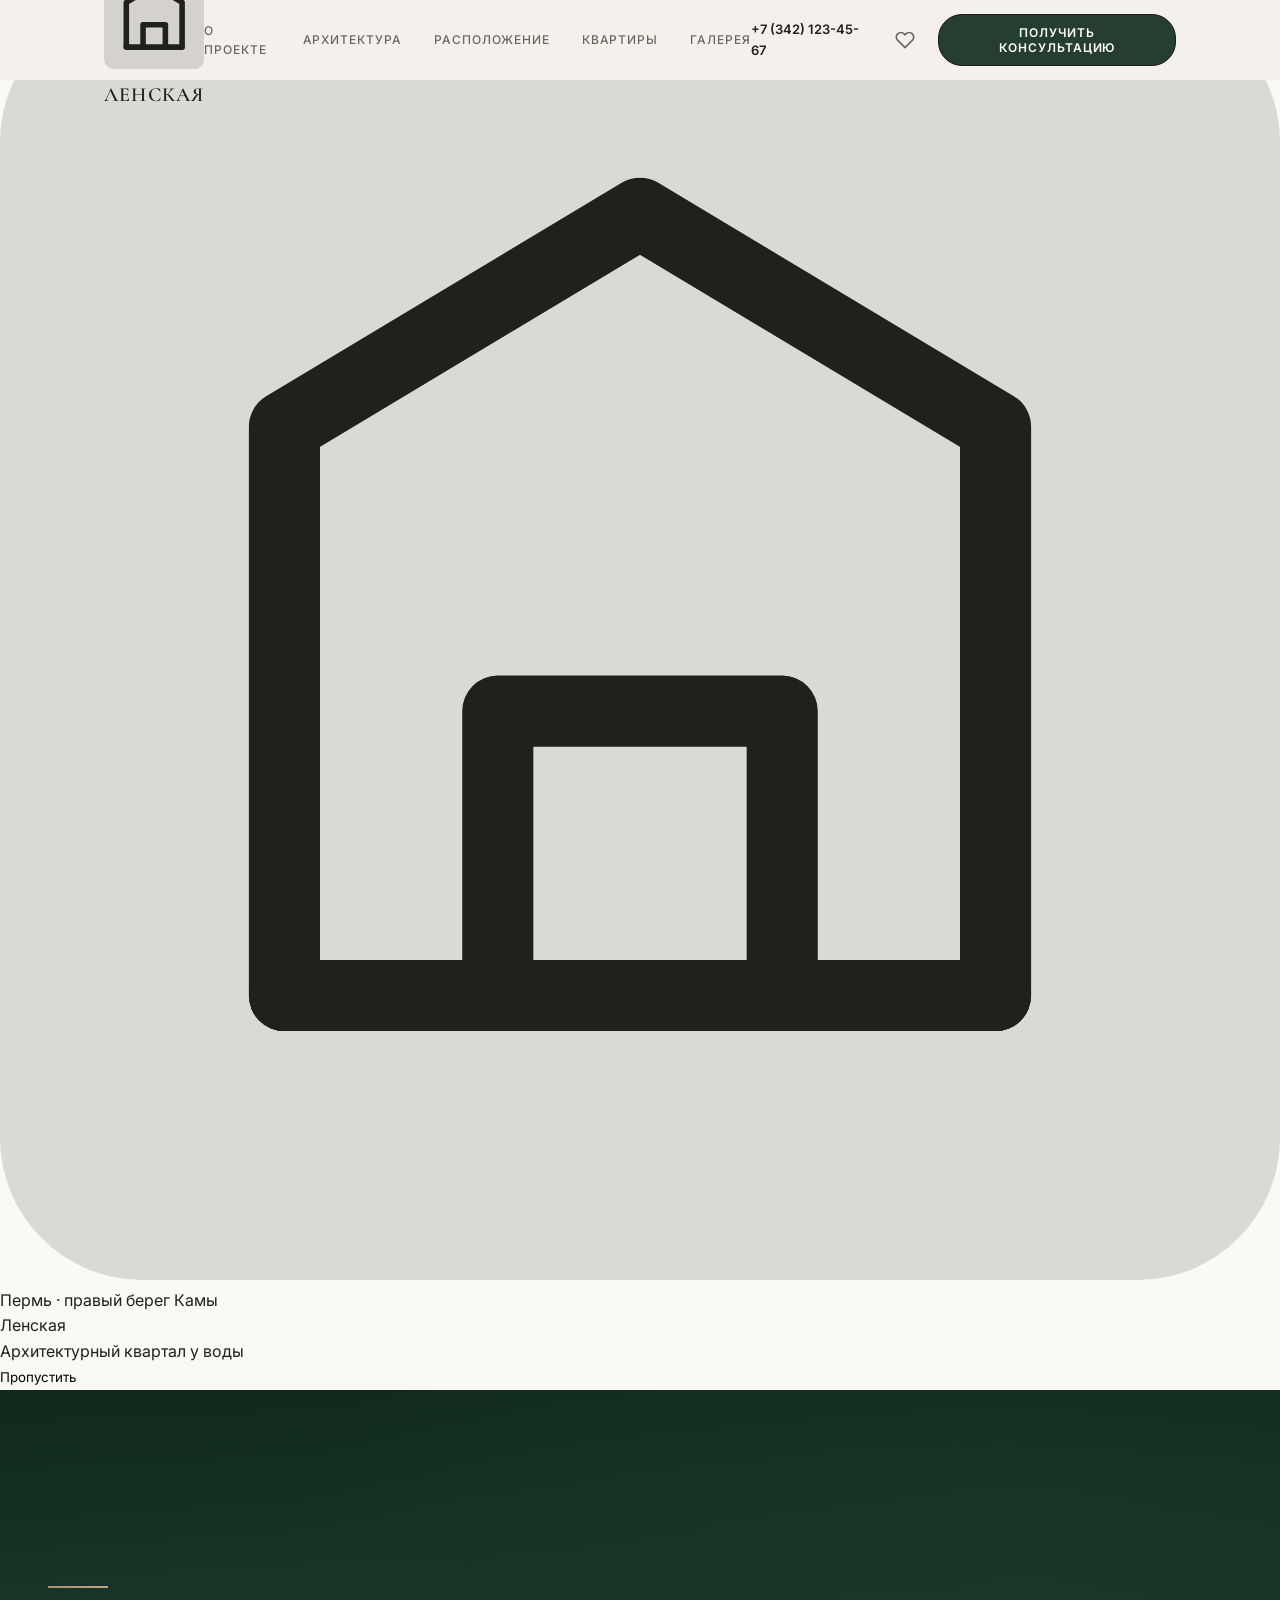
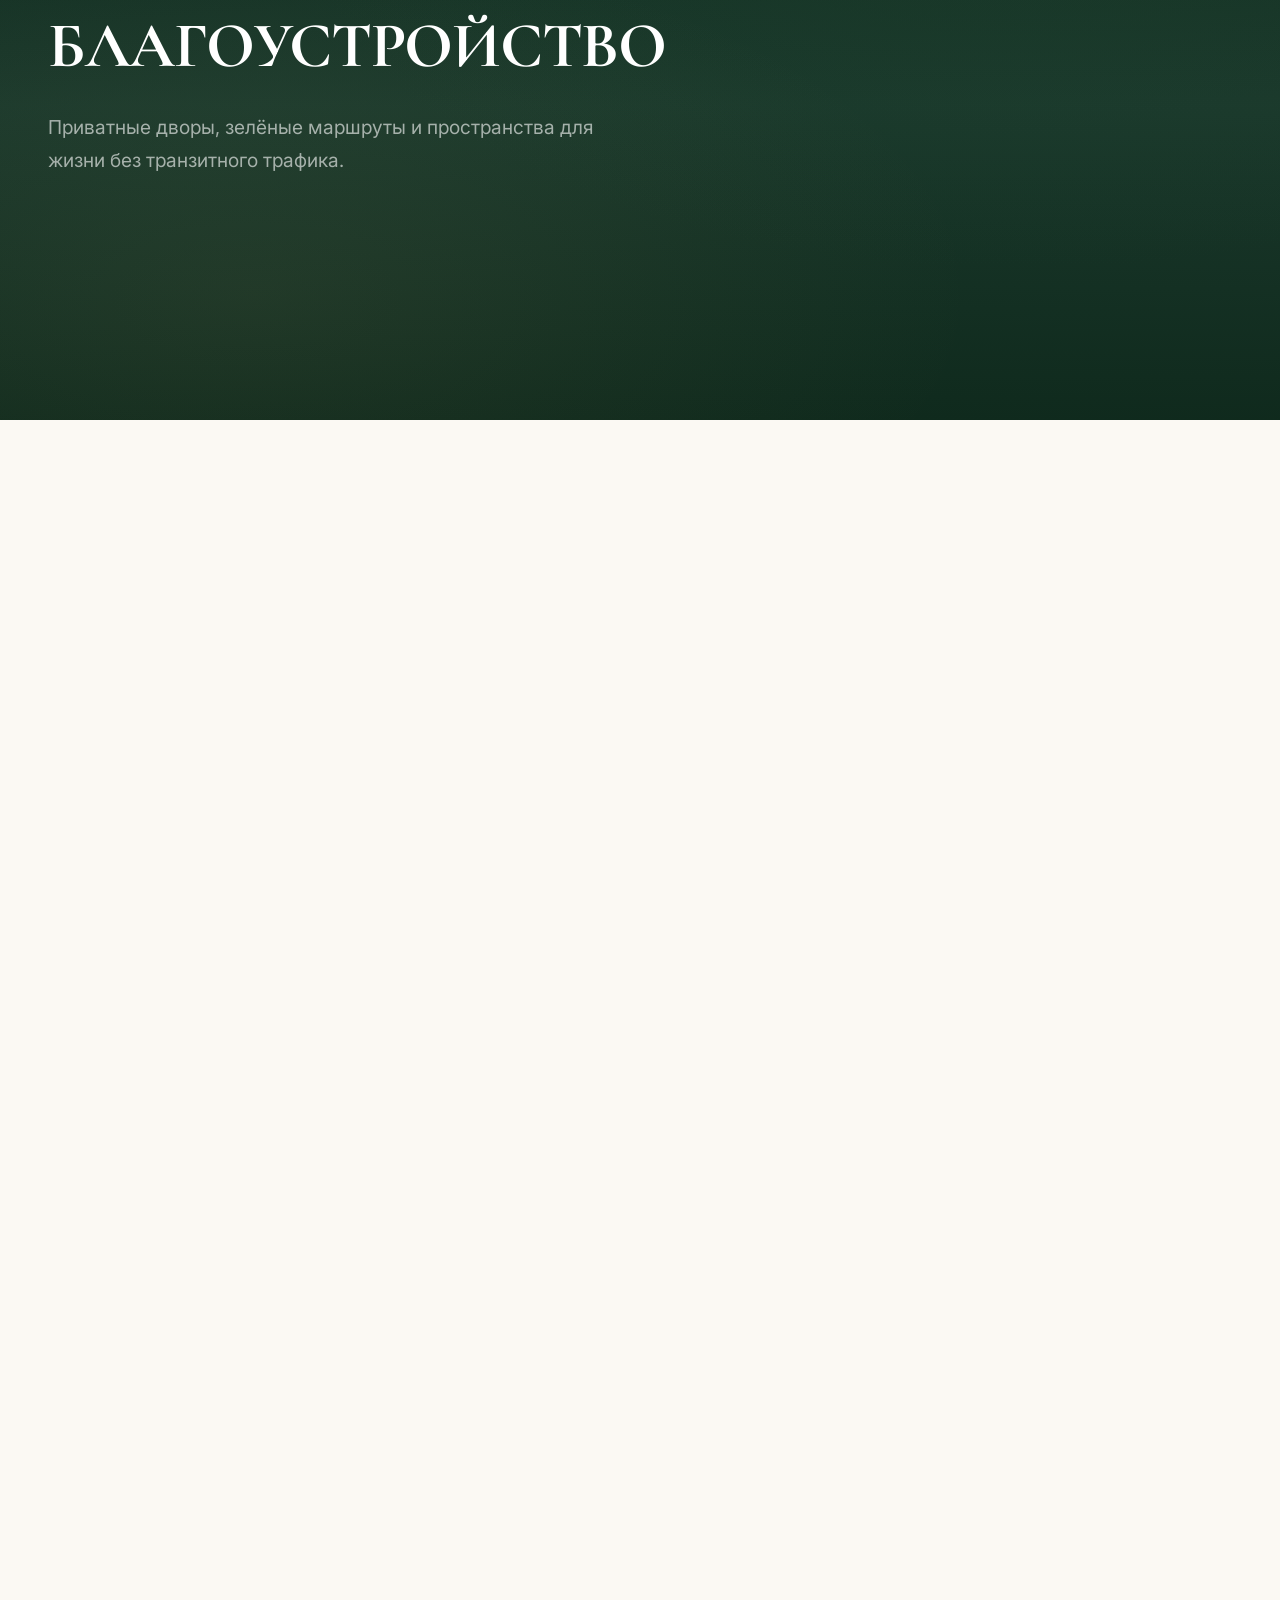
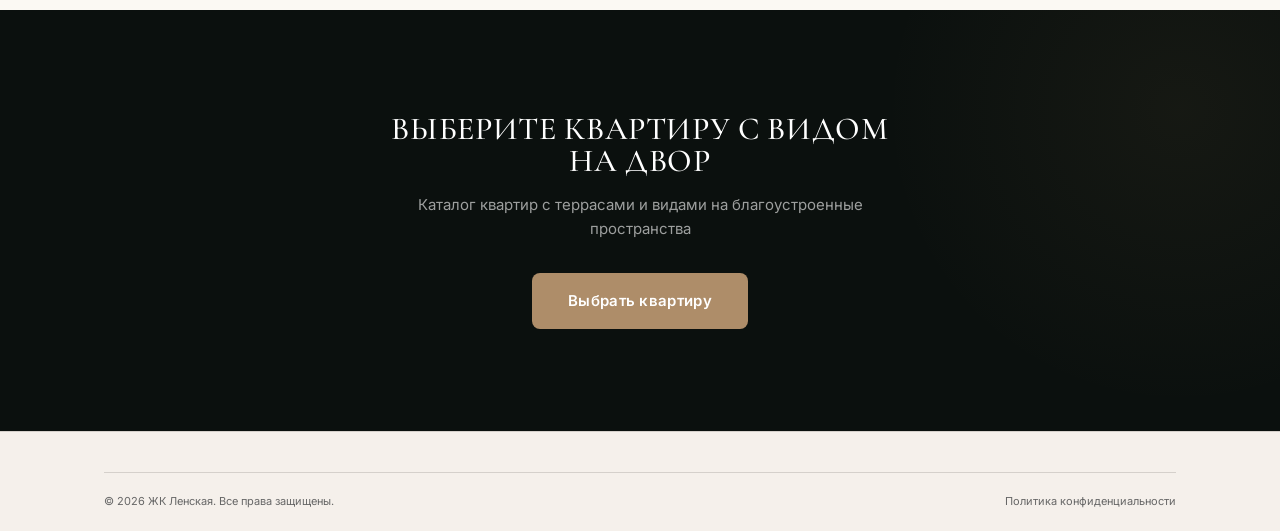
<file: landscaping.html>
<!DOCTYPE html>
<html lang="ru">
<head>
  <meta charset="UTF-8">
  <meta name="viewport" content="width=device-width, initial-scale=1.0">
  <title>Благоустройство — ЖК Ленская | Приватные дворы и зелёные маршруты</title>
  <meta name="description" content="Благоустройство ЖК Ленская: приватные дворы, зелёные коридоры, детские зоны, спортивные площадки.">
  <link rel="preconnect" href="https://fonts.googleapis.com">
  <link rel="preconnect" href="https://fonts.gstatic.com" crossorigin>
  <link href="https://fonts.googleapis.com/css2?family=Inter:wght@300;400;500;600;700&family=Cormorant+Garamond:ital,wght@0,300;0,400;0,500;0,600;0,700;1,400;1,500&display=swap" rel="stylesheet">
  <link rel="stylesheet" href="css/styles.css">
  <link rel="stylesheet" href="css/premium.css">
  <link rel="stylesheet" href="css/components.css">
</head>
<body class="premium-body">
  <header class="header scrolled" id="header">
    <div class="header-inner">
      <a href="index.html" class="header-logo" style="color: #1F211B;"><svg class="header-logo-icon" viewBox="0 0 36 36" fill="none"><rect width="36" height="36" rx="4" fill="currentColor" opacity="0.15"/><path d="M8 28V12L18 6L28 12V28" stroke="currentColor" stroke-width="2" stroke-linecap="round" stroke-linejoin="round"/><path d="M14 28V20H22V28" stroke="currentColor" stroke-width="2" stroke-linecap="round" stroke-linejoin="round"/><path d="M8 28H28" stroke="currentColor" stroke-width="2" stroke-linecap="round"/></svg>Ленская</a>
      <nav class="header-nav">
        <a href="about.html" style="color: #6B675E;">О проекте</a>
        <a href="architecture.html" style="color: #6B675E;">Архитектура</a>
        <a href="location.html" style="color: #6B675E;">Расположение</a>
        <a href="apartments.html" style="color: #6B675E;">Квартиры</a>
        <a href="gallery.html" style="color: #6B675E;">Галерея</a>
      </nav>
      <div class="header-actions">
        <a href="tel:+73421234567" class="header-phone" style="color: #1F211B;">+7 (342) 123-45-67</a>
        <a href="favorites.html" class="header-favorites" style="color: #6B675E;"><svg width="20" height="20" viewBox="0 0 24 24" fill="none" stroke="currentColor" stroke-width="2"><path d="M20.84 4.61a5.5 5.5 0 0 0-7.78 0L12 5.67l-1.06-1.06a5.5 5.5 0 0 0-7.78 7.78l1.06 1.06L12 21.23l7.78-7.78 1.06-1.06a5.5 5.5 0 0 0 0-7.78z"/></svg><span class="header-favorites-count">0</span></a>
        <button class="header-cta" data-modal="modal-consult" style="background: #263D31; color: white;">Получить консультацию</button>
        <div class="burger" aria-label="Меню"><span style="background: #1F211B;"></span><span style="background: #1F211B;"></span><span style="background: #1F211B;"></span></div>
      </div>
    </div>
  </header>
  <div class="mobile-menu"><nav><a href="about.html">О проекте</a><a href="architecture.html">Архитектура</a><a href="location.html">Расположение</a><a href="apartments.html">Квартиры</a><a href="gallery.html">Галерея</a><a href="favorites.html">Избранное</a></nav><div class="mobile-menu-phone"><a href="tel:+73421234567">+7 (342) 123-45-67</a></div></div>

  <section class="hero-premium" style="min-height: 70vh;">
    <div class="hero-premium-bg"></div>
    <div class="hero-premium-content" style="display: flex; flex-direction: column; justify-content: center; min-height: 70vh;">
      <div class="gold-divider" style="margin-bottom: 24px;"></div>
      <h1 class="hero-premium-title" style="font-size: clamp(2.5rem, 5vw, 4.5rem);">Благоустройство</h1>
      <p class="hero-premium-subtitle">Приватные дворы, зелёные маршруты и пространства для жизни без транзитного трафика.</p>
    </div>
  </section>

  <section class="section">
    <div class="container">
      <div class="animate-on-scroll" style="text-align: center; margin-bottom: 64px;">
        <div class="gold-divider" style="margin: 0 auto 24px;"></div>
        <h2 style="font-size: clamp(2rem, 4vw, 3rem); margin-bottom: 16px;">Внутренняя среда</h2>
        <p style="font-size: 1.125rem; color: #6B675E; max-width: 600px; margin: 0 auto;">Каждое пространство спроектировано для конкретного сценария жизни</p>
      </div>

      <div class="landscaping-grid">
        <div class="landscaping-card animate-on-scroll">
          <div class="landscaping-card-bg" style="background: linear-gradient(135deg, #263D31, #1a3a2a); width: 100%; height: 100%;"></div>
          <div class="landscaping-card-overlay">
            <div class="landscaping-card-tag">LAND 02 · Зелёный коридор</div>
            <h4>Зелёный коридор</h4>
            <p>Прогулочный маршрут между Закамским Бором и набережной через озеленённые пространства. Утренние пробежки и вечерние прогулки.</p>
          </div>
        </div>
        <div class="landscaping-card animate-on-scroll delay-1">
          <div class="landscaping-card-bg" style="background: linear-gradient(135deg, #3a6a4f, #2a5a3f); width: 100%; height: 100%;"></div>
          <div class="landscaping-card-overlay">
            <div class="landscaping-card-tag">LAND 03 · Детская зона</div>
            <h4>Детские площадки</h4>
            <p>Безопасные игровые пространства для разных возрастов. Мягкие покрытия, эргономичные конструкции, визуальный контроль.</p>
          </div>
        </div>
        <div class="landscaping-card animate-on-scroll delay-2">
          <div class="landscaping-card-bg" style="background: linear-gradient(135deg, #4a7a5f, #3a6a4f); width: 100%; height: 100%;"></div>
          <div class="landscaping-card-overlay">
            <div class="landscaping-card-tag">LAND 04 · Зона отдыха</div>
            <h4>Лаунж-зоны</h4>
            <p>Тихие пространства для чтения, медитации и встреч. Скамейки, перголы, зелёные ниши.</p>
          </div>
        </div>
      </div>

      <div style="display: grid; grid-template-columns: 1fr 1fr; gap: 24px; margin-top: 24px;">
        <div class="landscaping-card animate-on-scroll" style="aspect-ratio: 16/9;">
          <div class="landscaping-card-bg" style="background: linear-gradient(135deg, #5a6a5f, #4a5a4f); width: 100%; height: 100%;"></div>
          <div class="landscaping-card-overlay">
            <div class="landscaping-card-tag">LAND 05 · Спорт</div>
            <h4>Спортивные зоны</h4>
            <p>Воркаут-площадки, беговые дорожки, зоны для йоги</p>
          </div>
        </div>
        <div class="landscaping-card animate-on-scroll delay-1" style="aspect-ratio: 16/9;">
          <div class="landscaping-card-bg" style="background: linear-gradient(135deg, #3a4a3f, #2a3a2f); width: 100%; height: 100%;"></div>
          <div class="landscaping-card-overlay">
            <div class="landscaping-card-tag">LAND 06 · Приватность</div>
            <h4>Закрытые дворы</h4>
            <p>Периметральная застройка без транзитного трафика</p>
          </div>
        </div>
      </div>
    </div>
  </section>

  <section class="section-accent section">
    <div class="container" style="text-align: center; max-width: 640px;">
      <h3 style="color: white; margin-bottom: 16px;">Выберите квартиру с видом на двор</h3>
      <p style="color: rgba(255,255,255,0.6); margin-bottom: 32px;">Каталог квартир с террасами и видами на благоустроенные пространства</p>
      <a href="apartments.html" class="btn-premium btn-premium-gold">Выбрать квартиру</a>
    </div>
  </section>

  <footer class="footer"><div class="container"><div class="footer-bottom"><p>&copy; 2026 ЖК Ленская. Все права защищены.</p><div class="footer-legal"><a href="legal.html">Политика конфиденциальности</a></div></div></div></footer>
  <div class="mobile-bottom-bar"><div class="mobile-bottom-bar-inner"><a href="tel:+73421234567" class="mobile-bottom-btn"><svg viewBox="0 0 24 24" fill="none" stroke="currentColor" stroke-width="2"><path d="M22 16.92v3a2 2 0 0 1-2.18 2 19.79 19.79 0 0 1-8.63-3.07 19.5 19.5 0 0 1-6-6 19.79 19.79 0 0 1-3.07-8.67A2 2 0 0 1 4.11 2h3a2 2 0 0 1 2 1.72 12.84 12.84 0 0 0 .7 2.81 2 2 0 0 1-.45 2.11L8.09 9.91a16 16 0 0 0 6 6l1.27-1.27a2 2 0 0 1 2.11-.45 12.84 12.84 0 0 0 2.81.7A2 2 0 0 1 22 16.92z"/></svg>Позвонить</a><a href="https://t.me/lenskaya" target="_blank" class="mobile-bottom-btn"><svg viewBox="0 0 24 24" fill="currentColor"><path d="M11.944 0A12 12 0 0 0 0 12a12 12 0 0 0 12 12 12 12 0 0 0 12-12A12 12 0 0 0 12 0a12 12 0 0 0-.056 0zm4.962 7.224c.1-.002.321.023.465.14a.506.506 0 0 1 .171.325c.016.093.036.306.02.472-.18 1.898-.962 6.502-1.36 8.627-.168.9-.499 1.201-.82 1.23-.696.065-1.225-.46-1.9-.902-1.056-.693-1.653-1.124-2.678-1.8-1.185-.78-.417-1.21.258-1.91.177-.184 3.247-2.977 3.307-3.23.007-.032.014-.15-.056-.212s-.174-.041-.249-.024c-.106.024-1.793 1.14-5.061 3.345-.479.33-.913.49-1.302.48-.428-.008-1.252-.241-1.865-.44-.752-.245-1.349-.374-1.297-.789.027-.216.325-.437.893-.663 3.498-1.524 5.83-2.529 6.998-3.014 3.332-1.386 4.025-1.627 4.476-1.635z"/></svg>Написать</a><a href="apartments.html" class="mobile-bottom-btn mobile-bottom-btn-cta"><svg viewBox="0 0 24 24" fill="none" stroke="currentColor" stroke-width="2"><path d="M3 9l9-7 9 7v11a2 2 0 0 1-2 2H5a2 2 0 0 1-2-2z"/><polyline points="9,22 9,12 15,12 15,22"/></svg>Квартиры</a><a href="favorites.html" class="mobile-bottom-btn"><svg viewBox="0 0 24 24" fill="none" stroke="currentColor" stroke-width="2"><path d="M20.84 4.61a5.5 5.5 0 0 0-7.78 0L12 5.67l-1.06-1.06a5.5 5.5 0 0 0-7.78 7.78l1.06 1.06L12 21.23l7.78-7.78 1.06-1.06a5.5 5.5 0 0 0 0-7.78z"/></svg>Избранное</a><button class="mobile-bottom-btn" data-modal="modal-consult"><svg viewBox="0 0 24 24" fill="none" stroke="currentColor" stroke-width="2"><path d="M21 15a2 2 0 0 1-2 2H7l-4 4V5a2 2 0 0 1 2-2h14a2 2 0 0 1 2 2z"/></svg>Заявка</button></div></div>
  <div class="modal-overlay" id="modal-consult"><div class="modal"><div class="modal-header"><h3>Получить консультацию</h3><button class="modal-close"><svg width="20" height="20" viewBox="0 0 24 24" fill="none" stroke="currentColor" stroke-width="2"><line x1="18" y1="6" x2="6" y2="18"/><line x1="6" y1="6" x2="18" y2="18"/></svg></button></div><div class="modal-body"><form class="form" data-form="modal_consult"><div class="form-group"><label class="form-label">Имя *</label><input type="text" name="name" class="form-input" placeholder="Ваше имя" required></div><div class="form-group"><label class="form-label">Телефон *</label><input type="tel" name="phone" class="form-input" placeholder="+7 (___) ___-__-__" required></div><div class="form-checkbox"><input type="checkbox" name="consent" id="ln-consent" required><label for="ln-consent">Я даю согласие на <a href="legal.html">обработку персональных данных</a></label></div><button type="submit" class="btn-premium btn-premium-primary" style="width: 100%; justify-content: center;">Отправить</button></form><div class="form-success"><h4>Заявка отправлена!</h4><p>Перезвоним в течение 15 минут.</p></div></div></div></div>
  <script src="js/intro.js"></script>
  <script src="js/main.js"></script>
</body>
</html>
</file>
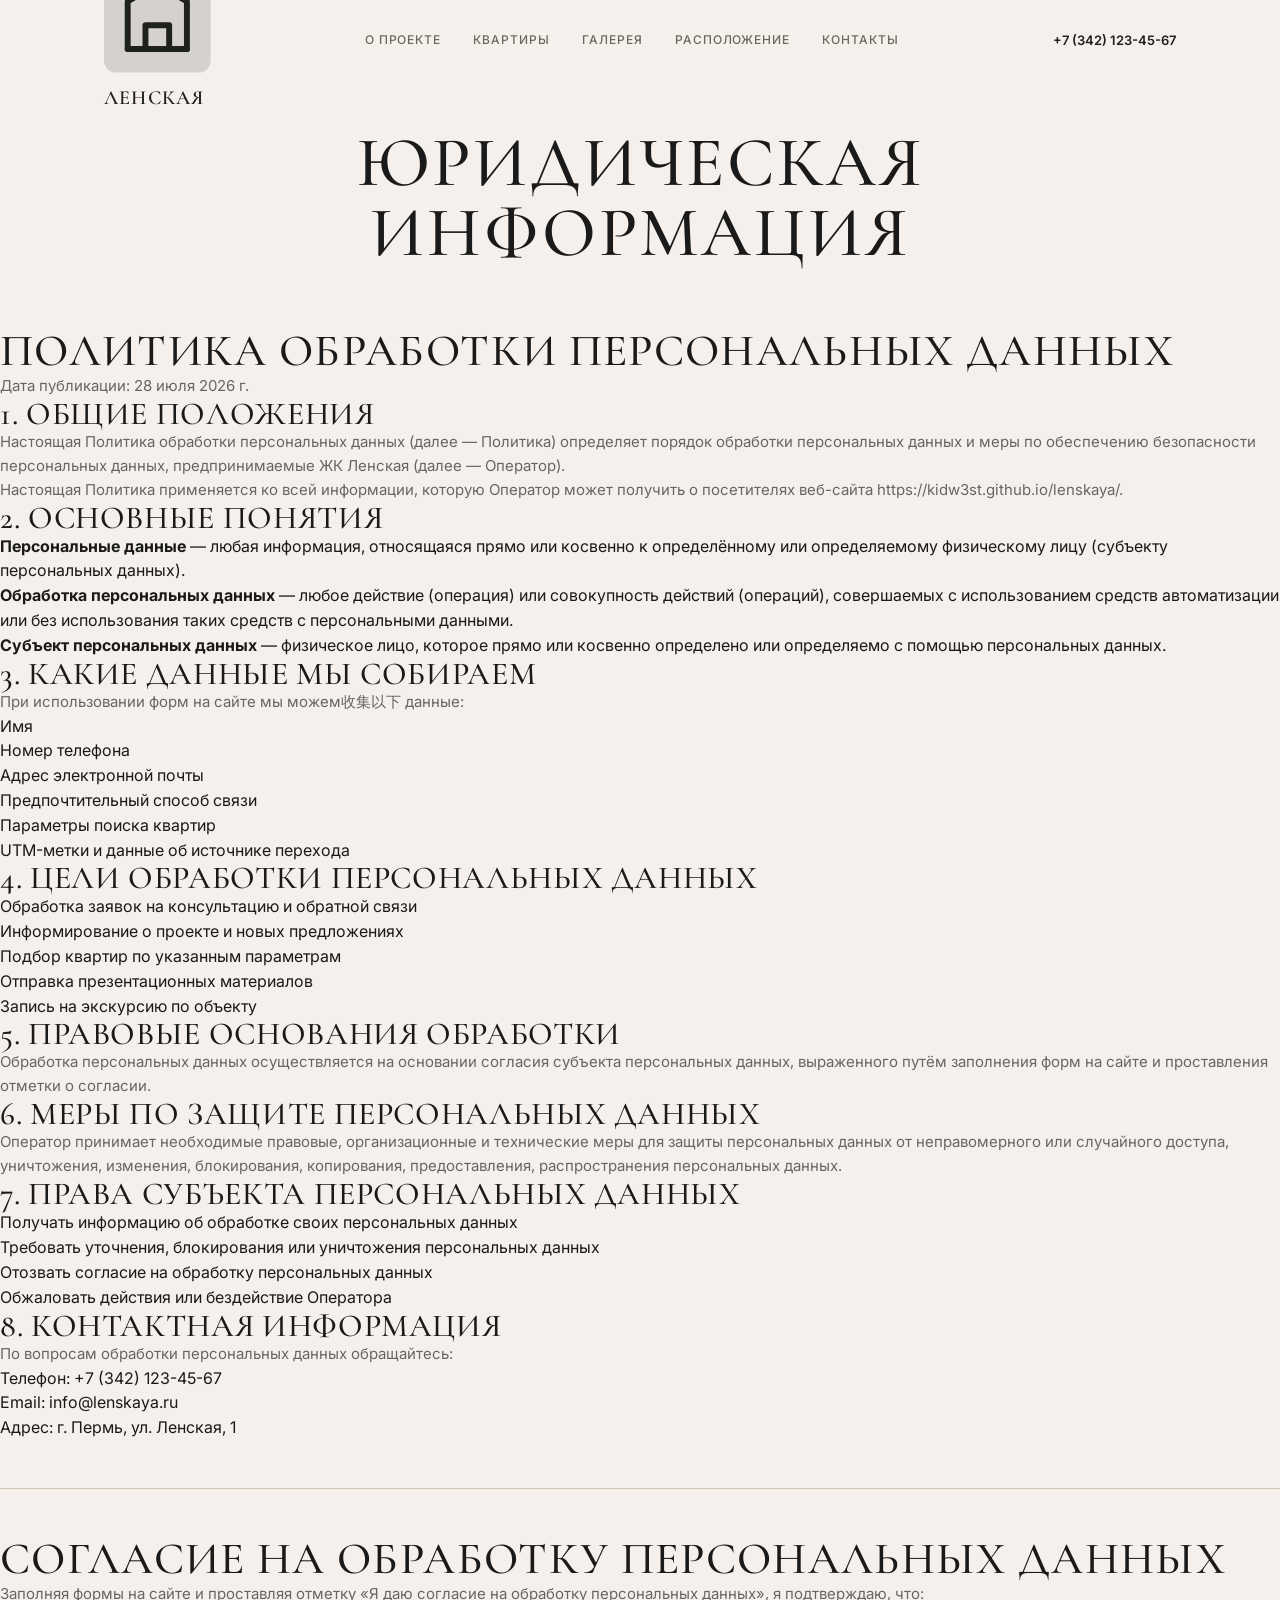
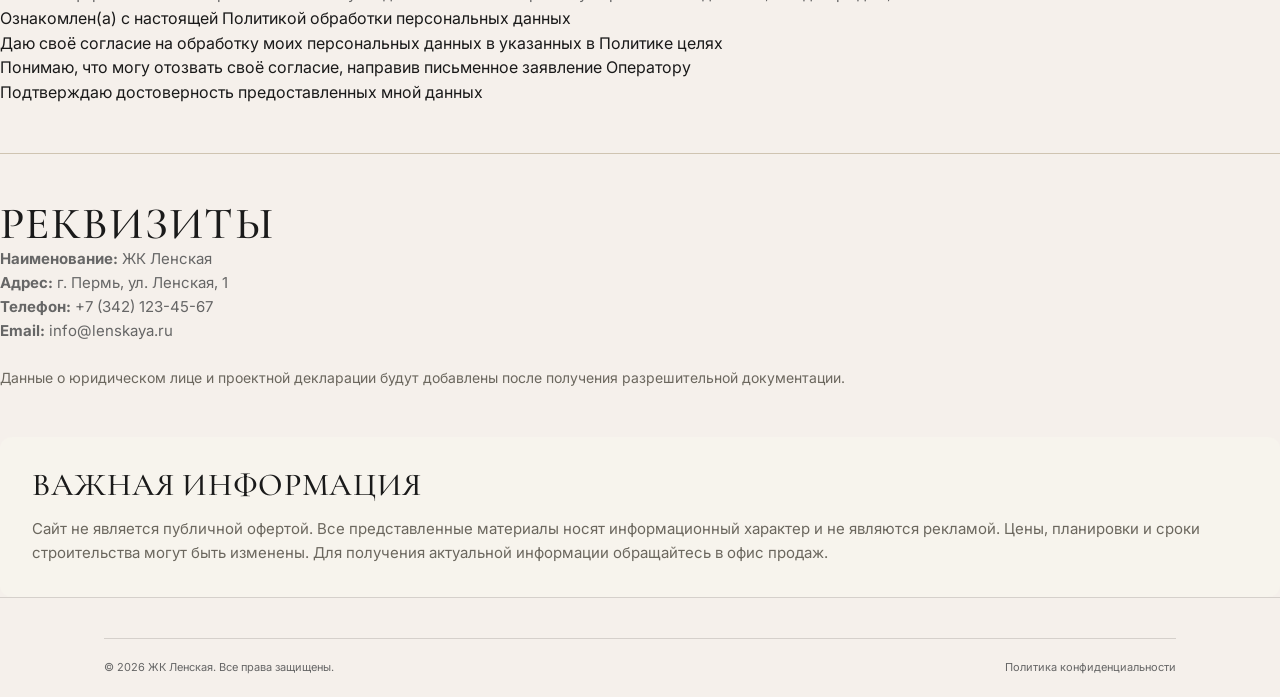
<file: legal.html>
<!DOCTYPE html>
<html lang="ru">
<head>
  <meta charset="UTF-8">
  <meta name="viewport" content="width=device-width, initial-scale=1.0">
  <title>Юридическая информация — ЖК Ленская</title>
  <link rel="preconnect" href="https://fonts.googleapis.com">
  <link rel="preconnect" href="https://fonts.gstatic.com" crossorigin>
  <link href="https://fonts.googleapis.com/css2?family=Inter:wght@300;400;500;600;700&family=Cormorant+Garamond:wght@400;500;600;700&display=swap" rel="stylesheet">
  <link rel="stylesheet" href="css/styles.css">
</head>
<body>

  <header class="header scrolled" id="header">
    <div class="header-inner">
      <a href="index.html" class="header-logo" style="color: #1F211B;">
        <svg class="header-logo-icon" viewBox="0 0 36 36" fill="none"><rect width="36" height="36" rx="4" fill="currentColor" opacity="0.15"/><path d="M8 28V12L18 6L28 12V28" stroke="currentColor" stroke-width="2" stroke-linecap="round" stroke-linejoin="round"/><path d="M14 28V20H22V28" stroke="currentColor" stroke-width="2" stroke-linecap="round" stroke-linejoin="round"/><path d="M8 28H28" stroke="currentColor" stroke-width="2" stroke-linecap="round"/></svg>
        Ленская
      </a>
      <nav class="header-nav">
        <a href="index.html#advantages" style="color: #6B675E;">О проекте</a>
        <a href="apartments.html" style="color: #6B675E;">Квартиры</a>
        <a href="gallery.html" style="color: #6B675E;">Галерея</a>
        <a href="location.html" style="color: #6B675E;">Расположение</a>
        <a href="contacts.html" style="color: #6B675E;">Контакты</a>
      </nav>
      <div class="header-actions">
        <a href="tel:+73421234567" class="header-phone" style="color: #1F211B;">+7 (342) 123-45-67</a>
        <div class="burger" aria-label="Меню"><span style="background: #1F211B;"></span><span style="background: #1F211B;"></span><span style="background: #1F211B;"></span></div>
      </div>
    </div>
  </header>

  <div class="mobile-menu">
    <nav>
      <a href="index.html#advantages">О проекте</a>
      <a href="apartments.html">Квартиры</a>
      <a href="gallery.html">Галерея</a>
      <a href="location.html">Расположение</a>
      <a href="contacts.html">Контакты</a>
    </nav>
    <div class="mobile-menu-phone"><a href="tel:+73421234567">+7 (342) 123-45-67</a></div>
  </div>

  <div class="page-header">
    <div class="container">
      <h1>Юридическая информация</h1>
    </div>
  </div>

  <section class="content-section">
    <div class="container-narrow">
      <h2>Политика обработки персональных данных</h2>
      <p>Дата публикации: 28 июля 2026 г.</p>

      <h3>1. Общие положения</h3>
      <p>Настоящая Политика обработки персональных данных (далее — Политика) определяет порядок обработки персональных данных и меры по обеспечению безопасности персональных данных, предпринимаемые ЖК Ленская (далее — Оператор).</p>
      <p>Настоящая Политика применяется ко всей информации, которую Оператор может получить о посетителях веб-сайта https://kidw3st.github.io/lenskaya/.</p>

      <h3>2. Основные понятия</h3>
      <ul>
        <li><strong>Персональные данные</strong> — любая информация, относящаяся прямо или косвенно к определённому или определяемому физическому лицу (субъекту персональных данных).</li>
        <li><strong>Обработка персональных данных</strong> — любое действие (операция) или совокупность действий (операций), совершаемых с использованием средств автоматизации или без использования таких средств с персональными данными.</li>
        <li><strong>Субъект персональных данных</strong> — физическое лицо, которое прямо или косвенно определено или определяемо с помощью персональных данных.</li>
      </ul>

      <h3>3. Какие данные мы собираем</h3>
      <p>При использовании форм на сайте мы можем收集以下 данные:</p>
      <ul>
        <li>Имя</li>
        <li>Номер телефона</li>
        <li>Адрес электронной почты</li>
        <li>Предпочтительный способ связи</li>
        <li>Параметры поиска квартир</li>
        <li>UTM-метки и данные об источнике перехода</li>
      </ul>

      <h3>4. Цели обработки персональных данных</h3>
      <ul>
        <li>Обработка заявок на консультацию и обратной связи</li>
        <li>Информирование о проекте и новых предложениях</li>
        <li>Подбор квартир по указанным параметрам</li>
        <li>Отправка презентационных материалов</li>
        <li>Запись на экскурсию по объекту</li>
      </ul>

      <h3>5. Правовые основания обработки</h3>
      <p>Обработка персональных данных осуществляется на основании согласия субъекта персональных данных, выраженного путём заполнения форм на сайте и проставления отметки о согласии.</p>

      <h3>6. Меры по защите персональных данных</h3>
      <p>Оператор принимает необходимые правовые, организационные и технические меры для защиты персональных данных от неправомерного или случайного доступа, уничтожения, изменения, блокирования, копирования, предоставления, распространения персональных данных.</p>

      <h3>7. Права субъекта персональных данных</h3>
      <ul>
        <li>Получать информацию об обработке своих персональных данных</li>
        <li>Требовать уточнения, блокирования или уничтожения персональных данных</li>
        <li>Отозвать согласие на обработку персональных данных</li>
        <li>Обжаловать действия или бездействие Оператора</li>
      </ul>

      <h3>8. Контактная информация</h3>
      <p>По вопросам обработки персональных данных обращайтесь:</p>
      <ul>
        <li>Телефон: <a href="tel:+73421234567" style="color: var(--color-accent);">+7 (342) 123-45-67</a></li>
        <li>Email: <a href="mailto:info@lenskaya.ru" style="color: var(--color-accent);">info@lenskaya.ru</a></li>
        <li>Адрес: г. Пермь, ул. Ленская, 1</li>
      </ul>

      <div id="consent" style="margin-top: 48px; padding-top: 48px; border-top: 1px solid #CFC4B1;">
        <h2>Согласие на обработку персональных данных</h2>
        <p>Заполняя формы на сайте и проставляя отметку «Я даю согласие на обработку персональных данных», я подтверждаю, что:</p>
        <ul>
          <li>Ознакомлен(а) с настоящей Политикой обработки персональных данных</li>
          <li>Даю своё согласие на обработку моих персональных данных в указанных в Политике целях</li>
          <li>Понимаю, что могу отозвать своё согласие, направив письменное заявление Оператору</li>
          <li>Подтверждаю достоверность предоставленных мной данных</li>
        </ul>
      </div>

      <div style="margin-top: 48px; padding-top: 48px; border-top: 1px solid #CFC4B1;">
        <h2>Реквизиты</h2>
        <p><strong>Наименование:</strong> ЖК Ленская</p>
        <p><strong>Адрес:</strong> г. Пермь, ул. Ленская, 1</p>
        <p><strong>Телефон:</strong> <a href="tel:+73421234567" style="color: var(--color-accent);">+7 (342) 123-45-67</a></p>
        <p><strong>Email:</strong> <a href="mailto:info@lenskaya.ru" style="color: var(--color-accent);">info@lenskaya.ru</a></p>
        <p style="margin-top: 24px; color: #6B675E; font-size: 0.875rem;">Данные о юридическом лице и проектной декларации будут добавлены после получения разрешительной документации.</p>
      </div>

      <div style="margin-top: 48px; padding: 32px; background: #F7F4ED; border-radius: 12px;">
        <h3 style="margin-bottom: 16px;">Важная информация</h3>
        <p style="font-size: 0.9375rem; color: #6B675E;">Сайт не является публичной офертой. Все представленные материалы носят информационный характер и не являются рекламой. Цены, планировки и сроки строительства могут быть изменены. Для получения актуальной информации обращайтесь в офис продаж.</p>
      </div>
    </div>
  </section>

  <footer class="footer">
    <div class="container">
      <div class="footer-bottom">
        <p>&copy; 2026 ЖК Ленская. Все права защищены.</p>
        <div class="footer-legal">
          <a href="legal.html">Политика конфиденциальности</a>
        </div>
      </div>
    </div>
  </footer>

  <script src="js/main.js"></script>
</body>
</html>
</file>
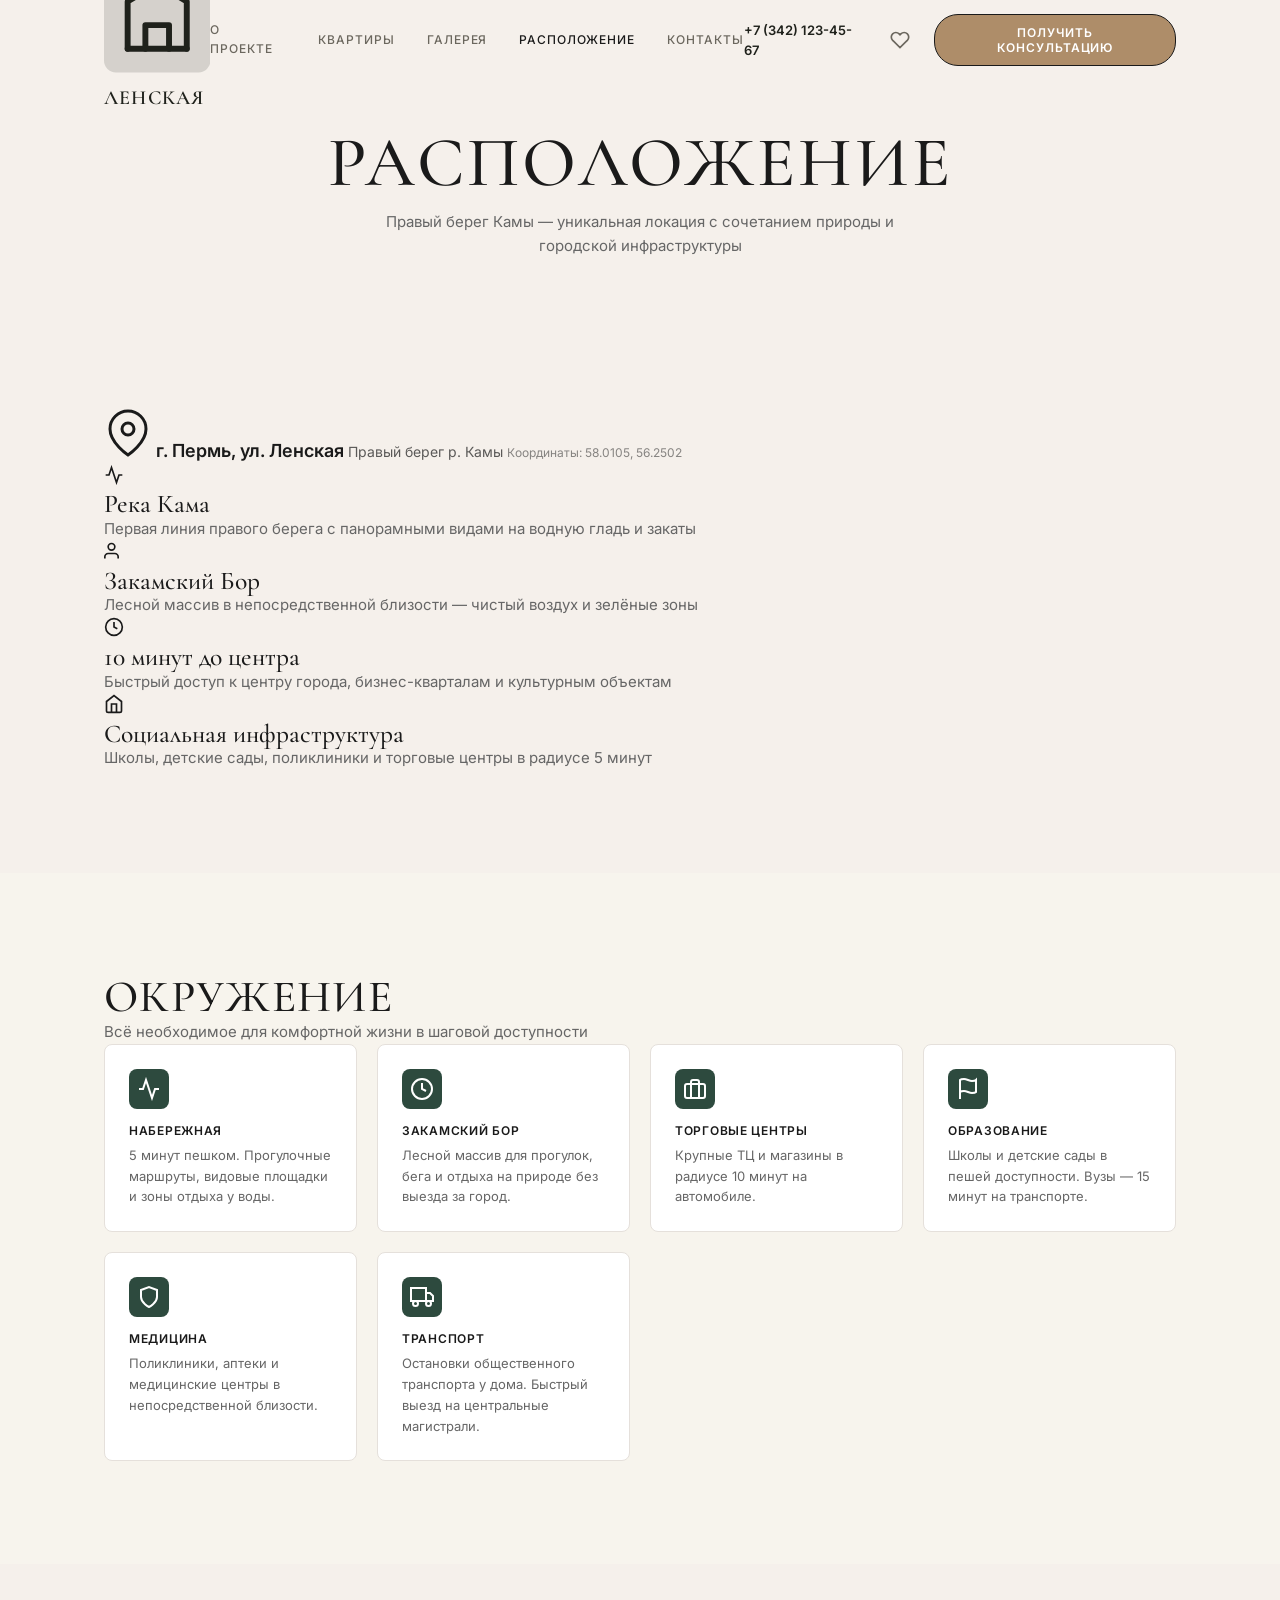
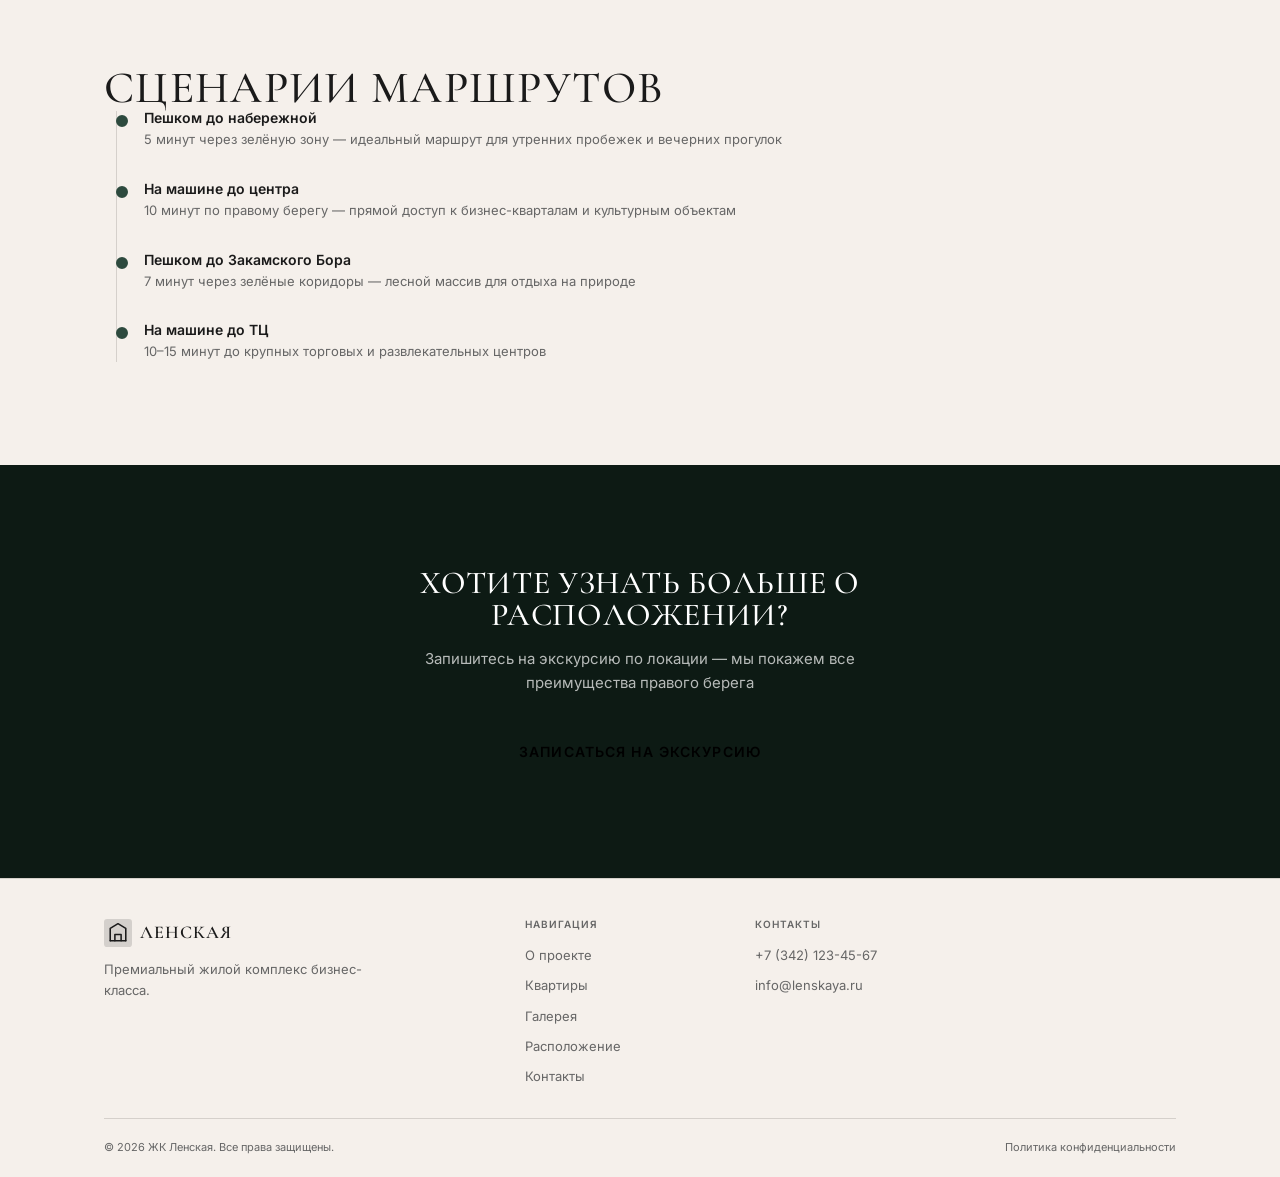
<file: location.html>
<!DOCTYPE html>
<html lang="ru">
<head>
  <meta charset="UTF-8">
  <meta name="viewport" content="width=device-width, initial-scale=1.0">
  <title>Расположение — ЖК Ленская | Правый берег Камы, Пермь</title>
  <meta name="description" content="Расположение ЖК Ленская: первая линия правого берега Камы, Закамский Бор, набережная, инфраструктура.">
  <link rel="preconnect" href="https://fonts.googleapis.com">
  <link rel="preconnect" href="https://fonts.gstatic.com" crossorigin>
  <link href="https://fonts.googleapis.com/css2?family=Inter:wght@300;400;500;600;700&family=Cormorant+Garamond:wght@400;500;600;700&display=swap" rel="stylesheet">
  <link rel="stylesheet" href="css/styles.css">
</head>
<body>

  <header class="header scrolled" id="header">
    <div class="header-inner">
      <a href="index.html" class="header-logo" style="color: #1F211B;">
        <svg class="header-logo-icon" viewBox="0 0 36 36" fill="none"><rect width="36" height="36" rx="4" fill="currentColor" opacity="0.15"/><path d="M8 28V12L18 6L28 12V28" stroke="currentColor" stroke-width="2" stroke-linecap="round" stroke-linejoin="round"/><path d="M14 28V20H22V28" stroke="currentColor" stroke-width="2" stroke-linecap="round" stroke-linejoin="round"/><path d="M8 28H28" stroke="currentColor" stroke-width="2" stroke-linecap="round"/></svg>
        Ленская
      </a>
      <nav class="header-nav">
        <a href="index.html#advantages" style="color: #6B675E;">О проекте</a>
        <a href="apartments.html" style="color: #6B675E;">Квартиры</a>
        <a href="gallery.html" style="color: #6B675E;">Галерея</a>
        <a href="location.html" style="color: var(--color-accent);">Расположение</a>
        <a href="contacts.html" style="color: #6B675E;">Контакты</a>
      </nav>
      <div class="header-actions">
        <a href="tel:+73421234567" class="header-phone" style="color: #1F211B;">+7 (342) 123-45-67</a>
        <a href="favorites.html" class="header-favorites" style="color: #6B675E;">
          <svg width="20" height="20" viewBox="0 0 24 24" fill="none" stroke="currentColor" stroke-width="2"><path d="M20.84 4.61a5.5 5.5 0 0 0-7.78 0L12 5.67l-1.06-1.06a5.5 5.5 0 0 0-7.78 7.78l1.06 1.06L12 21.23l7.78-7.78 1.06-1.06a5.5 5.5 0 0 0 0-7.78z"/></svg>
          <span class="header-favorites-count">0</span>
        </a>
        <button class="header-cta" data-modal="modal-consult" style="background: #AE8D69; color: white;">Получить консультацию</button>
        <div class="burger" aria-label="Меню"><span style="background: #1F211B;"></span><span style="background: #1F211B;"></span><span style="background: #1F211B;"></span></div>
      </div>
    </div>
  </header>

  <div class="mobile-menu">
    <nav>
      <a href="index.html#advantages">О проекте</a>
      <a href="apartments.html">Квартиры</a>
      <a href="gallery.html">Галерея</a>
      <a href="location.html">Расположение</a>
      <a href="contacts.html">Контакты</a>
    </nav>
    <div class="mobile-menu-phone"><a href="tel:+73421234567">+7 (342) 123-45-67</a></div>
  </div>

  <div class="page-header">
    <div class="container">
      <h1>Расположение</h1>
      <p>Правый берег Камы — уникальная локация с сочетанием природы и городской инфраструктуры</p>
    </div>
  </div>

  <!-- Map Section -->
  <section class="section">
    <div class="container">
      <div class="location-grid">
        <div class="location-map fade-in-left">
          <div class="map-placeholder">
            <svg viewBox="0 0 24 24" fill="none" stroke="currentColor" stroke-width="1.5" style="width: 48px; height: 48px;"><path d="M21 10c0 7-9 13-9 13s-9-6-9-13a9 9 0 0 1 18 0z"/><circle cx="12" cy="10" r="3"/></svg>
            <span style="font-size: 1.125rem; font-weight: 600;">г. Пермь, ул. Ленская</span>
            <span style="font-size: 0.875rem; opacity: 0.7;">Правый берег р. Камы</span>
            <span style="font-size: 0.75rem; opacity: 0.5; margin-top: 8px;">Координаты: 58.0105, 56.2502</span>
          </div>
        </div>
        <div class="location-features fade-in-right">
          <div class="location-feature">
            <div class="location-feature-icon">
              <svg width="20" height="20" viewBox="0 0 24 24" fill="none" stroke="currentColor" stroke-width="2"><path d="M22 12h-4l-3 9L9 3l-3 9H2"/></svg>
            </div>
            <div>
              <h4>Река Кама</h4>
              <p>Первая линия правого берега с панорамными видами на водную гладь и закаты</p>
            </div>
          </div>
          <div class="location-feature">
            <div class="location-feature-icon">
              <svg width="20" height="20" viewBox="0 0 24 24" fill="none" stroke="currentColor" stroke-width="2"><path d="M17 21v-2a4 4 0 0 0-4-4H5a4 4 0 0 0-4 4v2"/><circle cx="9" cy="7" r="4"/></svg>
            </div>
            <div>
              <h4>Закамский Бор</h4>
              <p>Лесной массив в непосредственной близости — чистый воздух и зелёные зоны</p>
            </div>
          </div>
          <div class="location-feature">
            <div class="location-feature-icon">
              <svg width="20" height="20" viewBox="0 0 24 24" fill="none" stroke="currentColor" stroke-width="2"><circle cx="12" cy="12" r="10"/><polyline points="12,6 12,12 16,14"/></svg>
            </div>
            <div>
              <h4>10 минут до центра</h4>
              <p>Быстрый доступ к центру города, бизнес-кварталам и культурным объектам</p>
            </div>
          </div>
          <div class="location-feature">
            <div class="location-feature-icon">
              <svg width="20" height="20" viewBox="0 0 24 24" fill="none" stroke="currentColor" stroke-width="2"><path d="M3 9l9-7 9 7v11a2 2 0 0 1-2 2H5a2 2 0 0 1-2-2z"/><polyline points="9,22 9,12 15,12 15,22"/></svg>
            </div>
            <div>
              <h4>Социальная инфраструктура</h4>
              <p>Школы, детские сады, поликлиники и торговые центры в радиусе 5 минут</p>
            </div>
          </div>
        </div>
      </div>
    </div>
  </section>

  <!-- Environment -->
  <section class="section" style="background: #F7F4ED;">
    <div class="container">
      <div class="section-header fade-in">
        <h2>Окружение</h2>
        <div class="section-divider"></div>
        <p>Всё необходимое для комфортной жизни в шаговой доступности</p>
      </div>
      <div class="advantages-grid">
        <div class="advantage-card fade-in">
          <div class="advantage-icon">
            <svg width="24" height="24" viewBox="0 0 24 24" fill="none" stroke="currentColor" stroke-width="2"><path d="M22 12h-4l-3 9L9 3l-3 9H2"/></svg>
          </div>
          <h4>Набережная</h4>
          <p>5 минут пешком. Прогулочные маршруты, видовые площадки и зоны отдыха у воды.</p>
        </div>
        <div class="advantage-card fade-in">
          <div class="advantage-icon">
            <svg width="24" height="24" viewBox="0 0 24 24" fill="none" stroke="currentColor" stroke-width="2"><path d="M12 22c5.523 0 10-4.477 10-10S17.523 2 12 2 2 6.477 2 12s4.477 10 10 10z"/><path d="M12 6v6l4 2"/></svg>
          </div>
          <h4>Закамский Бор</h4>
          <p>Лесной массив для прогулок, бега и отдыха на природе без выезда за город.</p>
        </div>
        <div class="advantage-card fade-in">
          <div class="advantage-icon">
            <svg width="24" height="24" viewBox="0 0 24 24" fill="none" stroke="currentColor" stroke-width="2"><rect x="2" y="7" width="20" height="14" rx="2" ry="2"/><path d="M16 21V5a2 2 0 0 0-2-2h-4a2 2 0 0 0-2 2v16"/></svg>
          </div>
          <h4>Торговые центры</h4>
          <p>Крупные ТЦ и магазины в радиусе 10 минут на автомобиле.</p>
        </div>
        <div class="advantage-card fade-in">
          <div class="advantage-icon">
            <svg width="24" height="24" viewBox="0 0 24 24" fill="none" stroke="currentColor" stroke-width="2"><path d="M4 15s1-1 4-1 5 2 8 2 4-1 4-1V3s-1 1-4 1-5-2-8-2-4 1-4 1z"/><line x1="4" y1="22" x2="4" y2="15"/></svg>
          </div>
          <h4>Образование</h4>
          <p>Школы и детские сады в пешей доступности. Вузы — 15 минут на транспорте.</p>
        </div>
        <div class="advantage-card fade-in">
          <div class="advantage-icon">
            <svg width="24" height="24" viewBox="0 0 24 24" fill="none" stroke="currentColor" stroke-width="2"><path d="M12 22s8-4 8-10V5l-8-3-8 3v7c0 6 8 10 8 10z"/></svg>
          </div>
          <h4>Медицина</h4>
          <p>Поликлиники, аптеки и медицинские центры в непосредственной близости.</p>
        </div>
        <div class="advantage-card fade-in">
          <div class="advantage-icon">
            <svg width="24" height="24" viewBox="0 0 24 24" fill="none" stroke="currentColor" stroke-width="2"><rect x="1" y="3" width="15" height="13"/><polygon points="16,8 20,8 23,11 23,16 16,16 16,8"/><circle cx="5.5" cy="18.5" r="2.5"/><circle cx="18.5" cy="18.5" r="2.5"/></svg>
          </div>
          <h4>Транспорт</h4>
          <p>Остановки общественного транспорта у дома. Быстрый выезд на центральные магистрали.</p>
        </div>
      </div>
    </div>
  </section>

  <!-- Routes -->
  <section class="section">
    <div class="container">
      <div class="section-header fade-in">
        <h2>Сценарии маршрутов</h2>
        <div class="section-divider"></div>
      </div>
      <div class="container-narrow">
        <div class="timeline fade-in">
          <div class="timeline-item completed">
            <div class="timeline-dot"></div>
            <div class="timeline-content">
              <h4>Пешком до набережной</h4>
              <p>5 минут через зелёную зону — идеальный маршрут для утренних пробежек и вечерних прогулок</p>
            </div>
          </div>
          <div class="timeline-item completed">
            <div class="timeline-dot"></div>
            <div class="timeline-content">
              <h4>На машине до центра</h4>
              <p>10 минут по правому берегу — прямой доступ к бизнес-кварталам и культурным объектам</p>
            </div>
          </div>
          <div class="timeline-item completed">
            <div class="timeline-dot"></div>
            <div class="timeline-content">
              <h4>Пешком до Закамского Бора</h4>
              <p>7 минут через зелёные коридоры — лесной массив для отдыха на природе</p>
            </div>
          </div>
          <div class="timeline-item completed">
            <div class="timeline-dot"></div>
            <div class="timeline-content">
              <h4>На машине до ТЦ</h4>
              <p>10–15 минут до крупных торговых и развлекательных центров</p>
            </div>
          </div>
        </div>
      </div>
    </div>
  </section>

  <section class="contact-section section">
    <div class="container" style="text-align: center; max-width: 640px;">
      <h3 style="color: white; margin-bottom: 16px;">Хотите узнать больше о расположении?</h3>
      <p style="color: rgba(255,255,255,0.7); margin-bottom: 32px;">Запишитесь на экскурсию по локации — мы покажем все преимущества правого берега</p>
      <button class="btn btn-gold btn-lg" data-modal="modal-consult">Записаться на экскурсию</button>
    </div>
  </section>

  <footer class="footer">
    <div class="container">
      <div class="footer-grid">
        <div class="footer-brand">
          <div class="footer-logo">
            <svg width="28" height="28" viewBox="0 0 36 36" fill="none"><rect width="36" height="36" rx="4" fill="currentColor" opacity="0.15"/><path d="M8 28V12L18 6L28 12V28" stroke="currentColor" stroke-width="2" stroke-linecap="round" stroke-linejoin="round"/><path d="M14 28V20H22V28" stroke="currentColor" stroke-width="2" stroke-linecap="round" stroke-linejoin="round"/><path d="M8 28H28" stroke="currentColor" stroke-width="2" stroke-linecap="round"/></svg>
            Ленская
          </div>
          <p>Премиальный жилой комплекс бизнес-класса.</p>
        </div>
        <div>
          <h5>Навигация</h5>
          <div class="footer-links">
            <a href="index.html#advantages">О проекте</a>
            <a href="apartments.html">Квартиры</a>
            <a href="gallery.html">Галерея</a>
            <a href="location.html">Расположение</a>
            <a href="contacts.html">Контакты</a>
          </div>
        </div>
        <div>
          <h5>Контакты</h5>
          <div class="footer-links">
            <a href="tel:+73421234567">+7 (342) 123-45-67</a>
            <a href="mailto:info@lenskaya.ru">info@lenskaya.ru</a>
          </div>
        </div>
      </div>
      <div class="footer-bottom">
        <p>&copy; 2026 ЖК Ленская. Все права защищены.</p>
        <div class="footer-legal">
          <a href="legal.html">Политика конфиденциальности</a>
        </div>
      </div>
    </div>
  </footer>

  <div class="modal-overlay" id="modal-consult">
    <div class="modal">
      <div class="modal-header">
        <h3>Записаться на экскурсию</h3>
        <button class="modal-close"><svg width="20" height="20" viewBox="0 0 24 24" fill="none" stroke="currentColor" stroke-width="2"><line x1="18" y1="6" x2="6" y2="18"/><line x1="6" y1="6" x2="18" y2="18"/></svg></button>
      </div>
      <div class="modal-body">
        <form class="form" data-form="excursion">
          <div class="form-group">
            <label class="form-label">Имя *</label>
            <input type="text" name="name" class="form-input" placeholder="Ваше имя" required>
          </div>
          <div class="form-group">
            <label class="form-label">Телефон *</label>
            <input type="tel" name="phone" class="form-input" placeholder="+7 (___) ___-__-__" required>
          </div>
          <div class="form-group">
            <label class="form-label">Предпочтительная дата</label>
            <input type="date" name="date" class="form-input">
          </div>
          <div class="form-checkbox">
            <input type="checkbox" name="consent" id="exc-consent" required>
            <label for="exc-consent">Я даю согласие на <a href="legal.html">обработку персональных данных</a></label>
          </div>
          <button type="submit" class="btn btn-gold btn-lg" style="width: 100%;">Записаться</button>
        </form>
        <div class="form-success"><h4>Запись подтверждена!</h4><p>Мы свяжемся для уточнения деталей.</p></div>
      </div>
    </div>
  </div>

  <script src="js/main.js"></script>
</body>
</html>
</file>
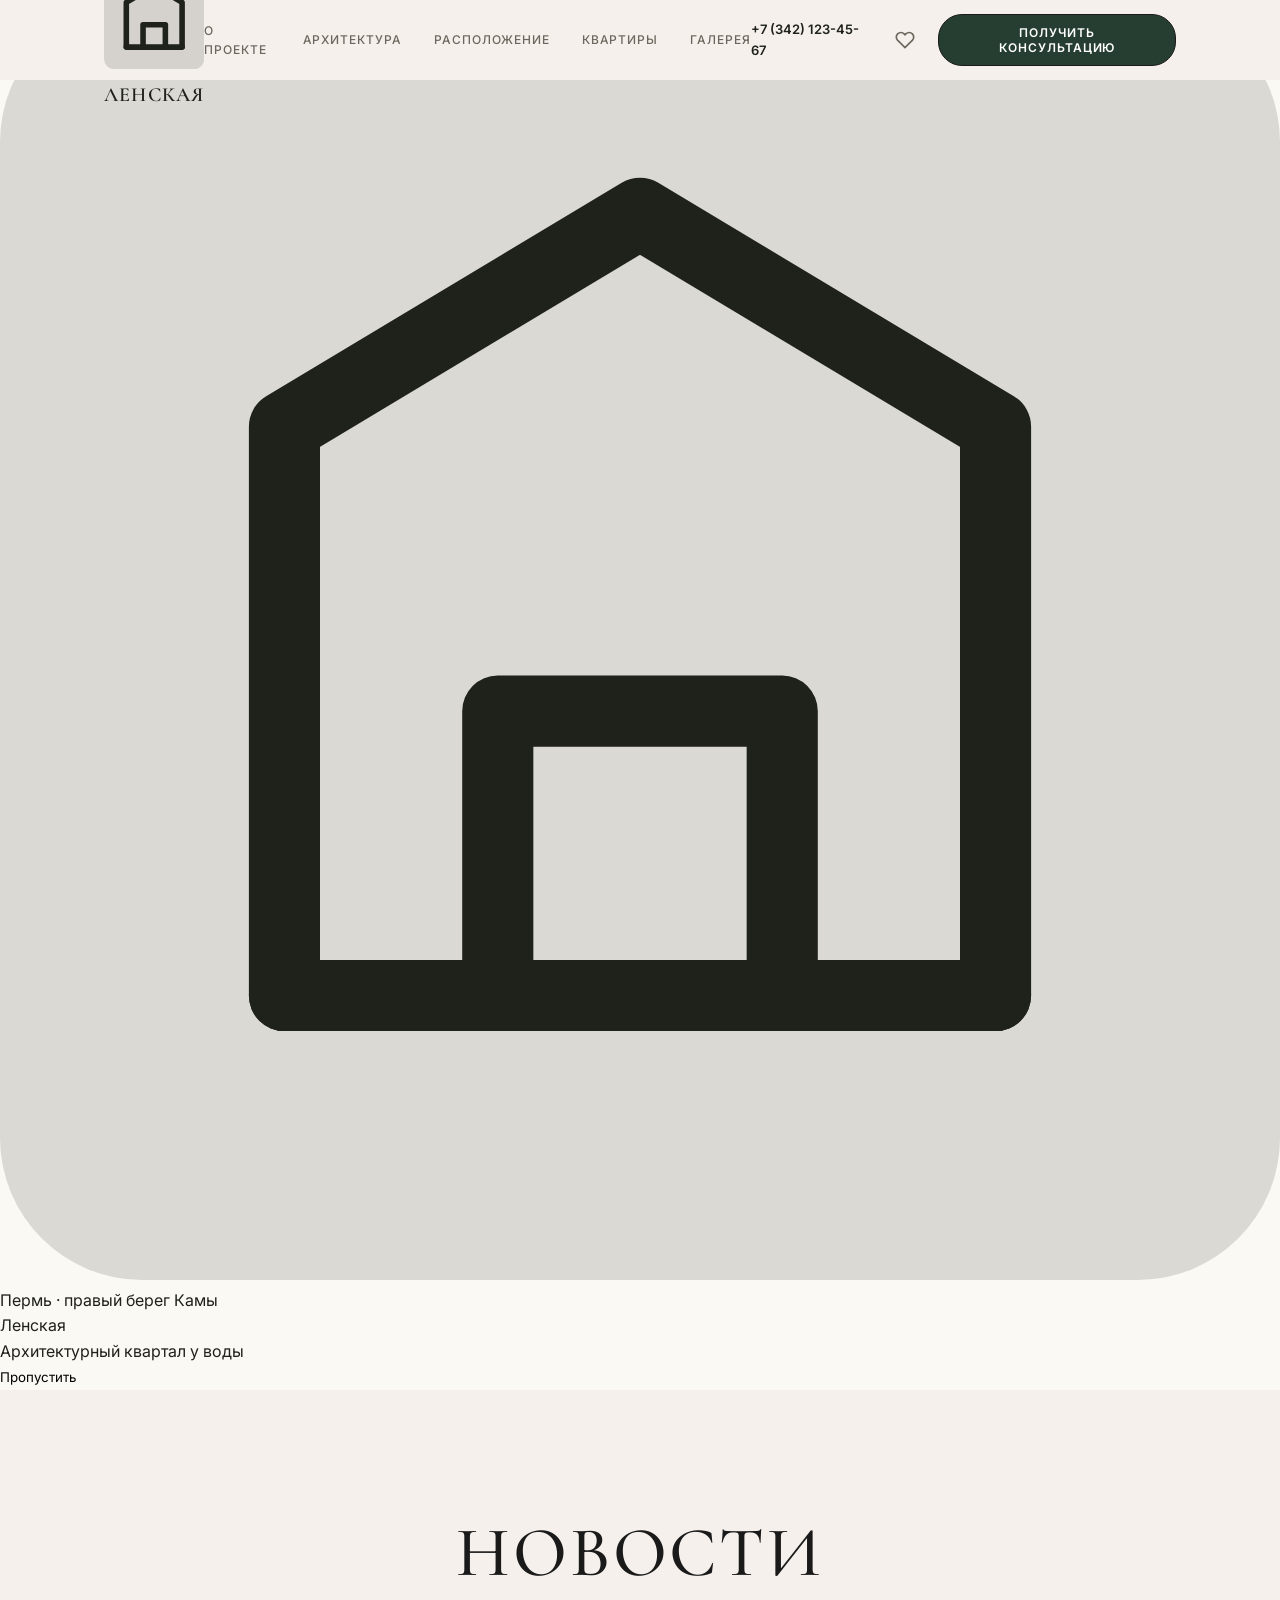
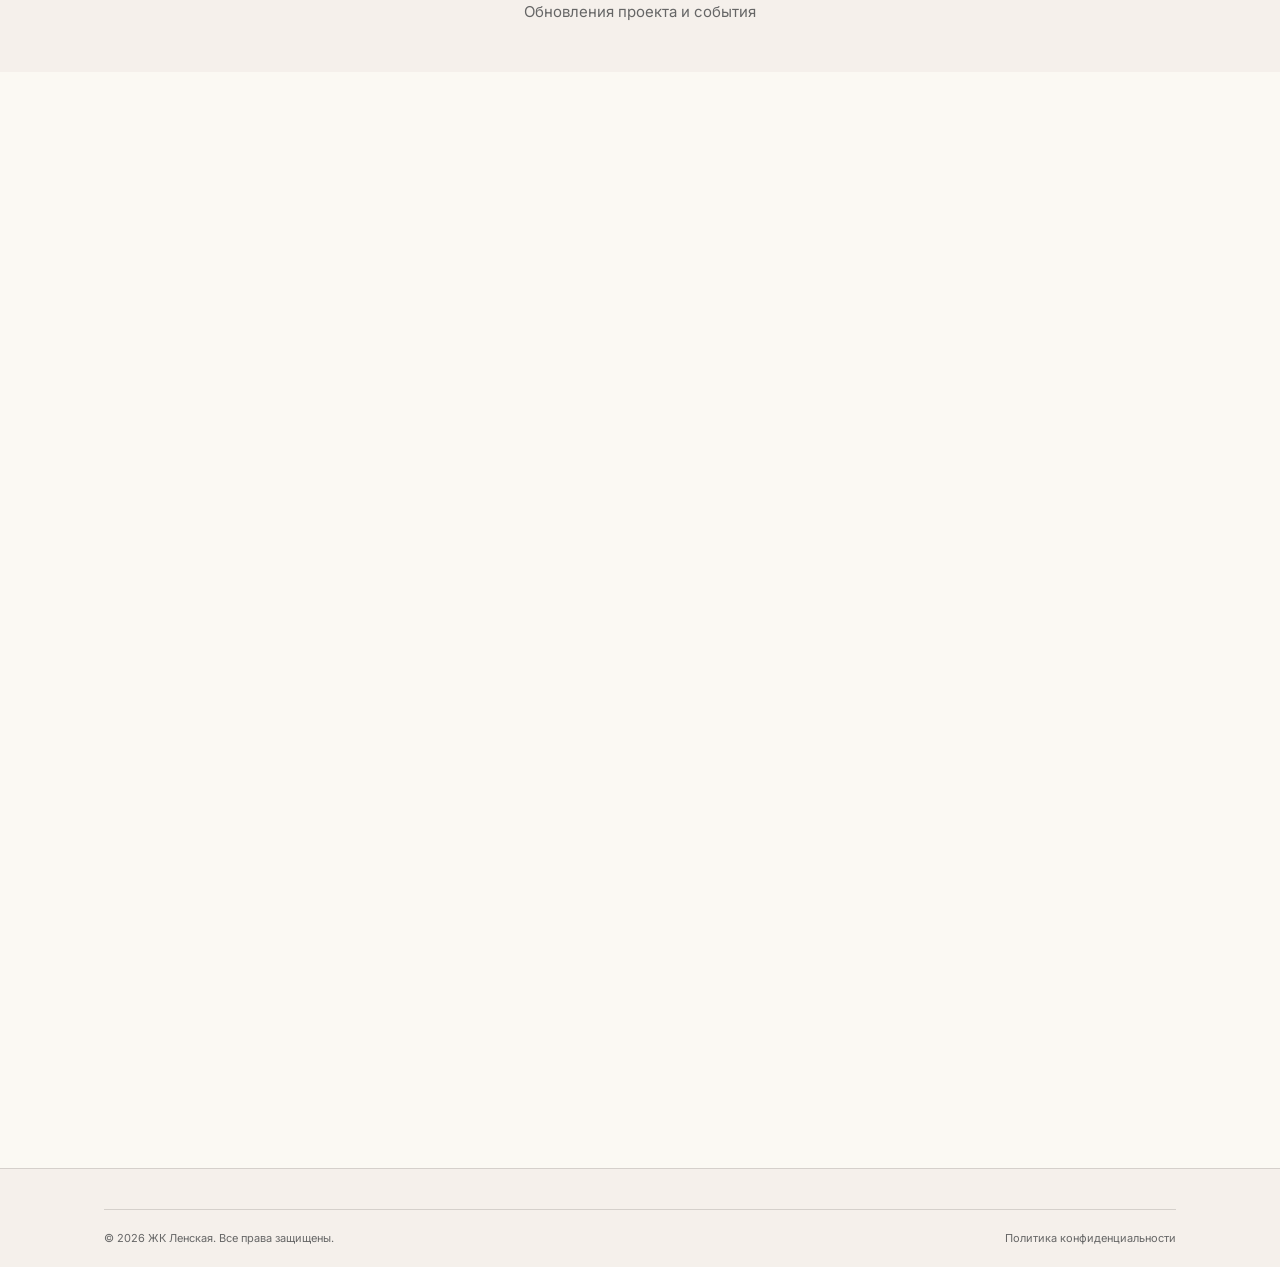
<file: news.html>
<!DOCTYPE html>
<html lang="ru">
<head>
  <meta charset="UTF-8">
  <meta name="viewport" content="width=device-width, initial-scale=1.0">
  <title>Новости — ЖК Ленская | Обновления проекта</title>
  <meta name="description" content="Новости ЖК Ленская: обновления проекта, события, публикации.">
  <link rel="preconnect" href="https://fonts.googleapis.com">
  <link rel="preconnect" href="https://fonts.gstatic.com" crossorigin>
  <link href="https://fonts.googleapis.com/css2?family=Inter:wght@300;400;500;600;700&family=Cormorant+Garamond:ital,wght@0,300;0,400;0,500;0,600;0,700;1,400;1,500&display=swap" rel="stylesheet">
  <link rel="stylesheet" href="css/styles.css">
  <link rel="stylesheet" href="css/premium.css">
  <link rel="stylesheet" href="css/components.css">
</head>
<body class="premium-body">
  <header class="header scrolled" id="header">
    <div class="header-inner">
      <a href="index.html" class="header-logo" style="color: #1F211B;"><svg class="header-logo-icon" viewBox="0 0 36 36" fill="none"><rect width="36" height="36" rx="4" fill="currentColor" opacity="0.15"/><path d="M8 28V12L18 6L28 12V28" stroke="currentColor" stroke-width="2" stroke-linecap="round" stroke-linejoin="round"/><path d="M14 28V20H22V28" stroke="currentColor" stroke-width="2" stroke-linecap="round" stroke-linejoin="round"/><path d="M8 28H28" stroke="currentColor" stroke-width="2" stroke-linecap="round"/></svg>Ленская</a>
      <nav class="header-nav"><a href="about.html" style="color: #6B675E;">О проекте</a><a href="architecture.html" style="color: #6B675E;">Архитектура</a><a href="location.html" style="color: #6B675E;">Расположение</a><a href="apartments.html" style="color: #6B675E;">Квартиры</a><a href="gallery.html" style="color: #6B675E;">Галерея</a></nav>
      <div class="header-actions">
        <a href="tel:+73421234567" class="header-phone" style="color: #1F211B;">+7 (342) 123-45-67</a>
        <a href="favorites.html" class="header-favorites" style="color: #6B675E;"><svg width="20" height="20" viewBox="0 0 24 24" fill="none" stroke="currentColor" stroke-width="2"><path d="M20.84 4.61a5.5 5.5 0 0 0-7.78 0L12 5.67l-1.06-1.06a5.5 5.5 0 0 0-7.78 7.78l1.06 1.06L12 21.23l7.78-7.78 1.06-1.06a5.5 5.5 0 0 0 0-7.78z"/></svg><span class="header-favorites-count">0</span></a>
        <button class="header-cta" data-modal="modal-consult" style="background: #263D31; color: white;">Получить консультацию</button>
        <div class="burger" aria-label="Меню"><span style="background: #1F211B;"></span><span style="background: #1F211B;"></span><span style="background: #1F211B;"></span></div>
      </div>
    </div>
  </header>
  <div class="mobile-menu"><nav><a href="about.html">О проекте</a><a href="architecture.html">Архитектура</a><a href="location.html">Расположение</a><a href="apartments.html">Квартиры</a><a href="gallery.html">Галерея</a><a href="favorites.html">Избранное</a></nav><div class="mobile-menu-phone"><a href="tel:+73421234567">+7 (342) 123-45-67</a></div></div>

  <div class="page-header">
    <div class="container">
      <h1>Новости</h1>
      <p>Обновления проекта и события</p>
    </div>
  </div>

  <section class="section">
    <div class="container">
      <!-- News list -->
      <div style="max-width: 800px; margin: 0 auto;">
        <article class="animate-on-scroll" style="padding: 32px; background: white; border-radius: 16px; border: 1px solid #CFC4B1; margin-bottom: 24px;">
          <div style="display: flex; align-items: center; gap: 16px; margin-bottom: 16px;">
            <span style="font-size: 0.8125rem; color: #6B675E;">28 июля 2026</span>
            <span style="padding: 4px 12px; background: #F7F4ED; border-radius: 100px; font-size: 0.75rem; font-weight: 600; color: #263D31;">Проект</span>
          </div>
          <h3 style="font-size: 1.375rem; margin-bottom: 12px;">Запуск предпродажной подготовки</h3>
          <p style="color: #6B675E; margin-bottom: 16px;">ЖК Ленская выходит на стадию предпродажи. Утверждена архитектурная концепция, запущен сайт проекта. Начинаем работу с первыми покупателями.</p>
          <span style="font-size: 0.875rem; color: #263D31; font-weight: 500;">Подробнее →</span>
        </article>

        <article class="animate-on-scroll" style="padding: 32px; background: white; border-radius: 16px; border: 1px solid #CFC4B1; margin-bottom: 24px;">
          <div style="display: flex; align-items: center; gap: 16px; margin-bottom: 16px;">
            <span style="font-size: 0.8125rem; color: #6B675E;">15 июля 2026</span>
            <span style="padding: 4px 12px; background: #F7F4ED; border-radius: 100px; font-size: 0.75rem; font-weight: 600; color: #263D31;">Концепция</span>
          </div>
          <h3 style="font-size: 1.375rem; margin-bottom: 12px;">Утверждена архитектурная концепция</h3>
          <p style="color: #6B675E; margin-bottom: 16px;">Завершена разработка архитектурной концепции жилого комплекса. Определены объёмно-пространственное решение, фасады и принципы благоустройства.</p>
          <span style="font-size: 0.875rem; color: #263D31; font-weight: 500;">Подробнее →</span>
        </article>

        <article class="animate-on-scroll" style="padding: 32px; background: white; border-radius: 16px; border: 1px solid #CFC4B1; margin-bottom: 24px;">
          <div style="display: flex; align-items: center; gap: 16px; margin-bottom: 16px;">
            <span style="font-size: 0.8125rem; color: #6B675E;">1 июня 2026</span>
            <span style="padding: 4px 12px; background: #F7F4ED; border-radius: 100px; font-size: 0.75rem; font-weight: 600; color: #263D31;">Локация</span>
          </div>
          <h3 style="font-size: 1.375rem; margin-bottom: 12px;">Выбрана площадка на правом берегу Камы</h3>
          <p style="color: #6B675E; margin-bottom: 16px;">Определена локация для строительства жилого комплекса бизнес-класса — первая линия правого берега Камы с видами на реку и Закамский Бор.</p>
          <span style="font-size: 0.875rem; color: #263D31; font-weight: 500;">Подробнее →</span>
        </article>
      </div>

      <!-- Empty state placeholder -->
      <div class="animate-on-scroll" style="text-align: center; padding: 48px; color: #6B675E;">
        <p style="font-size: 0.9375rem;">Дополнительные новости появятся после начала строительства</p>
      </div>
    </div>
  </section>

  <footer class="footer"><div class="container"><div class="footer-bottom"><p>&copy; 2026 ЖК Ленская. Все права защищены.</p><div class="footer-legal"><a href="legal.html">Политика конфиденциальности</a></div></div></div></footer>
  <div class="mobile-bottom-bar"><div class="mobile-bottom-bar-inner"><a href="tel:+73421234567" class="mobile-bottom-btn"><svg viewBox="0 0 24 24" fill="none" stroke="currentColor" stroke-width="2"><path d="M22 16.92v3a2 2 0 0 1-2.18 2 19.79 19.79 0 0 1-8.63-3.07 19.5 19.5 0 0 1-6-6 19.79 19.79 0 0 1-3.07-8.67A2 2 0 0 1 4.11 2h3a2 2 0 0 1 2 1.72 12.84 12.84 0 0 0 .7 2.81 2 2 0 0 1-.45 2.11L8.09 9.91a16 16 0 0 0 6 6l1.27-1.27a2 2 0 0 1 2.11-.45 12.84 12.84 0 0 0 2.81.7A2 2 0 0 1 22 16.92z"/></svg>Позвонить</a><a href="https://t.me/lenskaya" target="_blank" class="mobile-bottom-btn"><svg viewBox="0 0 24 24" fill="currentColor"><path d="M11.944 0A12 12 0 0 0 0 12a12 12 0 0 0 12 12 12 12 0 0 0 12-12A12 12 0 0 0 12 0a12 12 0 0 0-.056 0zm4.962 7.224c.1-.002.321.023.465.14a.506.506 0 0 1 .171.325c.016.093.036.306.02.472-.18 1.898-.962 6.502-1.36 8.627-.168.9-.499 1.201-.82 1.23-.696.065-1.225-.46-1.9-.902-1.056-.693-1.653-1.124-2.678-1.8-1.185-.78-.417-1.21.258-1.91.177-.184 3.247-2.977 3.307-3.23.007-.032.014-.15-.056-.212s-.174-.041-.249-.024c-.106.024-1.793 1.14-5.061 3.345-.479.33-.913.49-1.302.48-.428-.008-1.252-.241-1.865-.44-.752-.245-1.349-.374-1.297-.789.027-.216.325-.437.893-.663 3.498-1.524 5.83-2.529 6.998-3.014 3.332-1.386 4.025-1.627 4.476-1.635z"/></svg>Написать</a><a href="apartments.html" class="mobile-bottom-btn mobile-bottom-btn-cta"><svg viewBox="0 0 24 24" fill="none" stroke="currentColor" stroke-width="2"><path d="M3 9l9-7 9 7v11a2 2 0 0 1-2 2H5a2 2 0 0 1-2-2z"/><polyline points="9,22 9,12 15,12 15,22"/></svg>Квартиры</a><a href="favorites.html" class="mobile-bottom-btn"><svg viewBox="0 0 24 24" fill="none" stroke="currentColor" stroke-width="2"><path d="M20.84 4.61a5.5 5.5 0 0 0-7.78 0L12 5.67l-1.06-1.06a5.5 5.5 0 0 0-7.78 7.78l1.06 1.06L12 21.23l7.78-7.78 1.06-1.06a5.5 5.5 0 0 0 0-7.78z"/></svg>Избранное</a><button class="mobile-bottom-btn" data-modal="modal-consult"><svg viewBox="0 0 24 24" fill="none" stroke="currentColor" stroke-width="2"><path d="M21 15a2 2 0 0 1-2 2H7l-4 4V5a2 2 0 0 1 2-2h14a2 2 0 0 1 2 2z"/></svg>Заявка</button></div></div>
  <div class="modal-overlay" id="modal-consult"><div class="modal"><div class="modal-header"><h3>Получить консультацию</h3><button class="modal-close"><svg width="20" height="20" viewBox="0 0 24 24" fill="none" stroke="currentColor" stroke-width="2"><line x1="18" y1="6" x2="6" y2="18"/><line x1="6" y1="6" x2="18" y2="18"/></svg></button></div><div class="modal-body"><form class="form" data-form="modal_consult"><div class="form-group"><label class="form-label">Имя *</label><input type="text" name="name" class="form-input" placeholder="Ваше имя" required></div><div class="form-group"><label class="form-label">Телефон *</label><input type="tel" name="phone" class="form-input" placeholder="+7 (___) ___-__-__" required></div><div class="form-checkbox"><input type="checkbox" name="consent" id="nw-consent" required><label for="nw-consent">Я даю согласие на <a href="legal.html">обработку персональных данных</a></label></div><button type="submit" class="btn-premium btn-premium-primary" style="width: 100%; justify-content: center;">Отправить</button></form><div class="form-success"><h4>Заявка отправлена!</h4><p>Перезвоним в течение 15 минут.</p></div></div></div></div>
  <script src="js/intro.js"></script>
  <script src="js/main.js"></script>
</body>
</html>
</file>
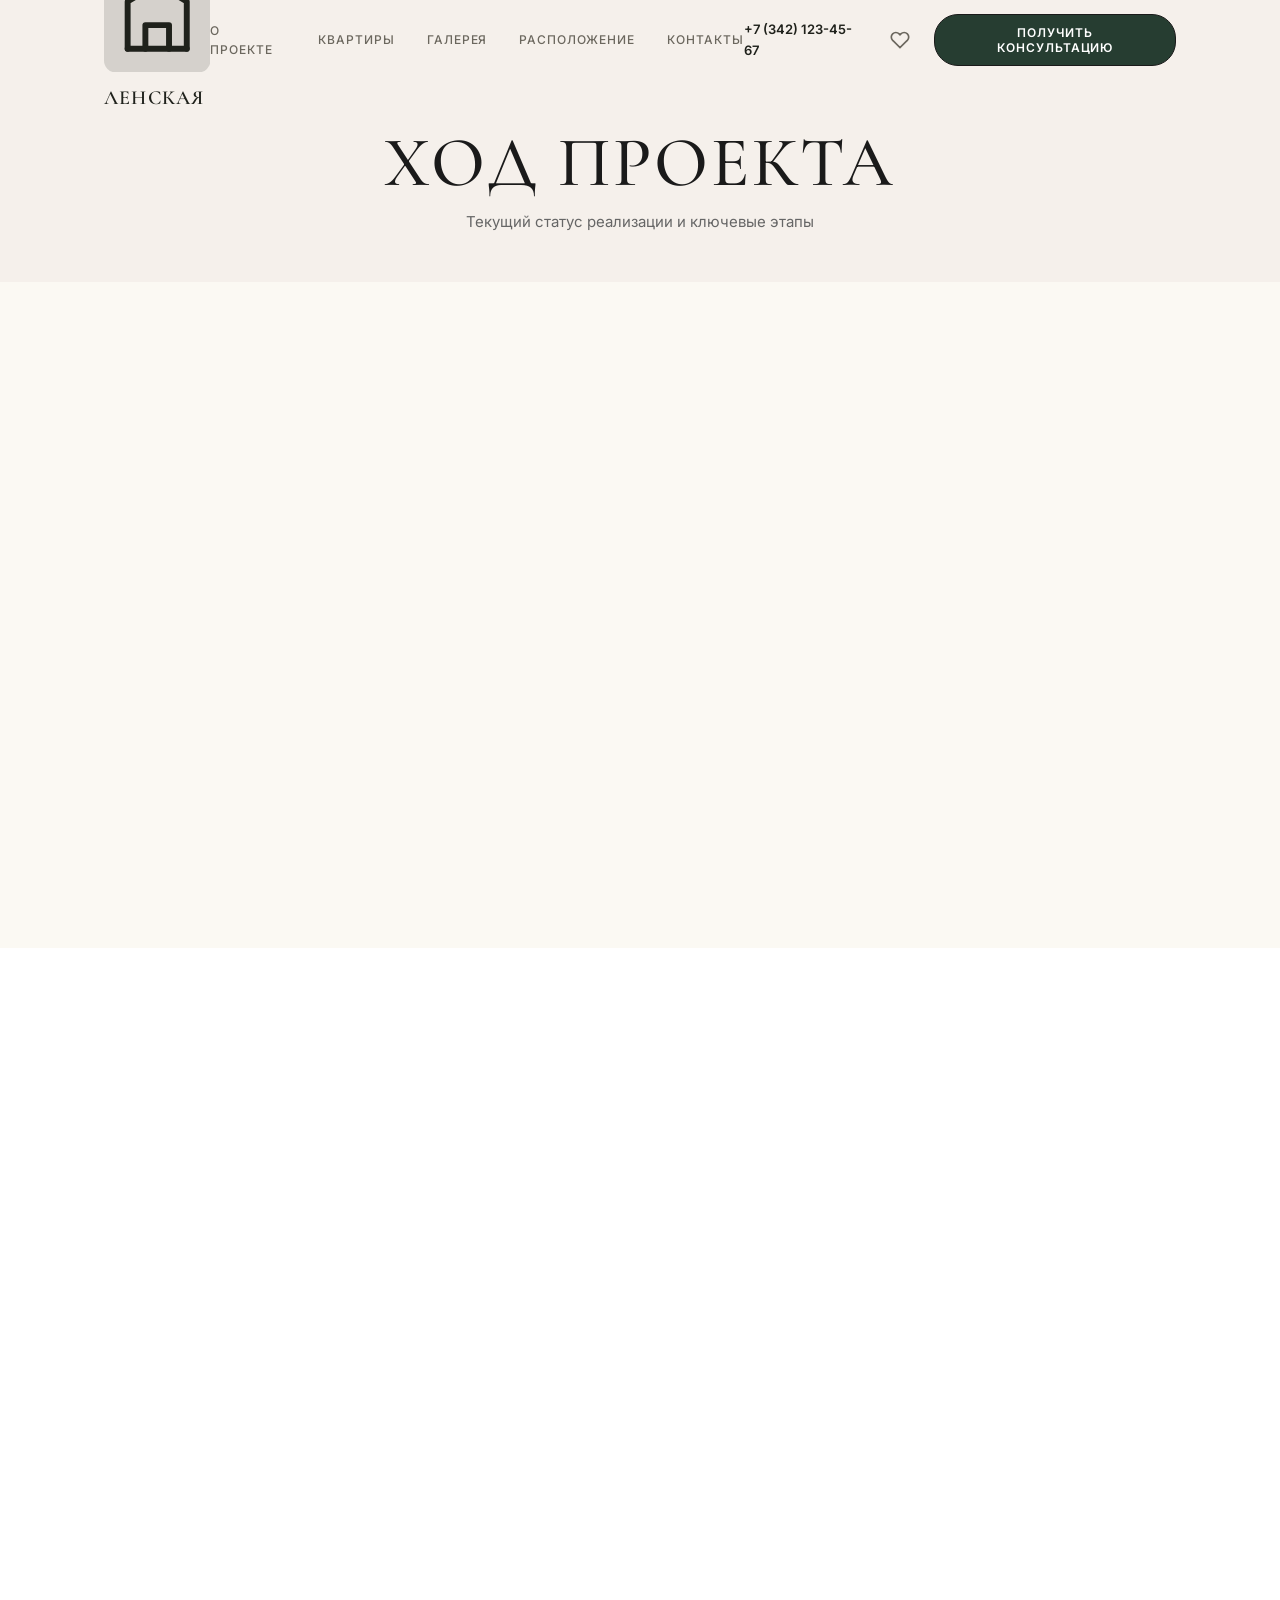
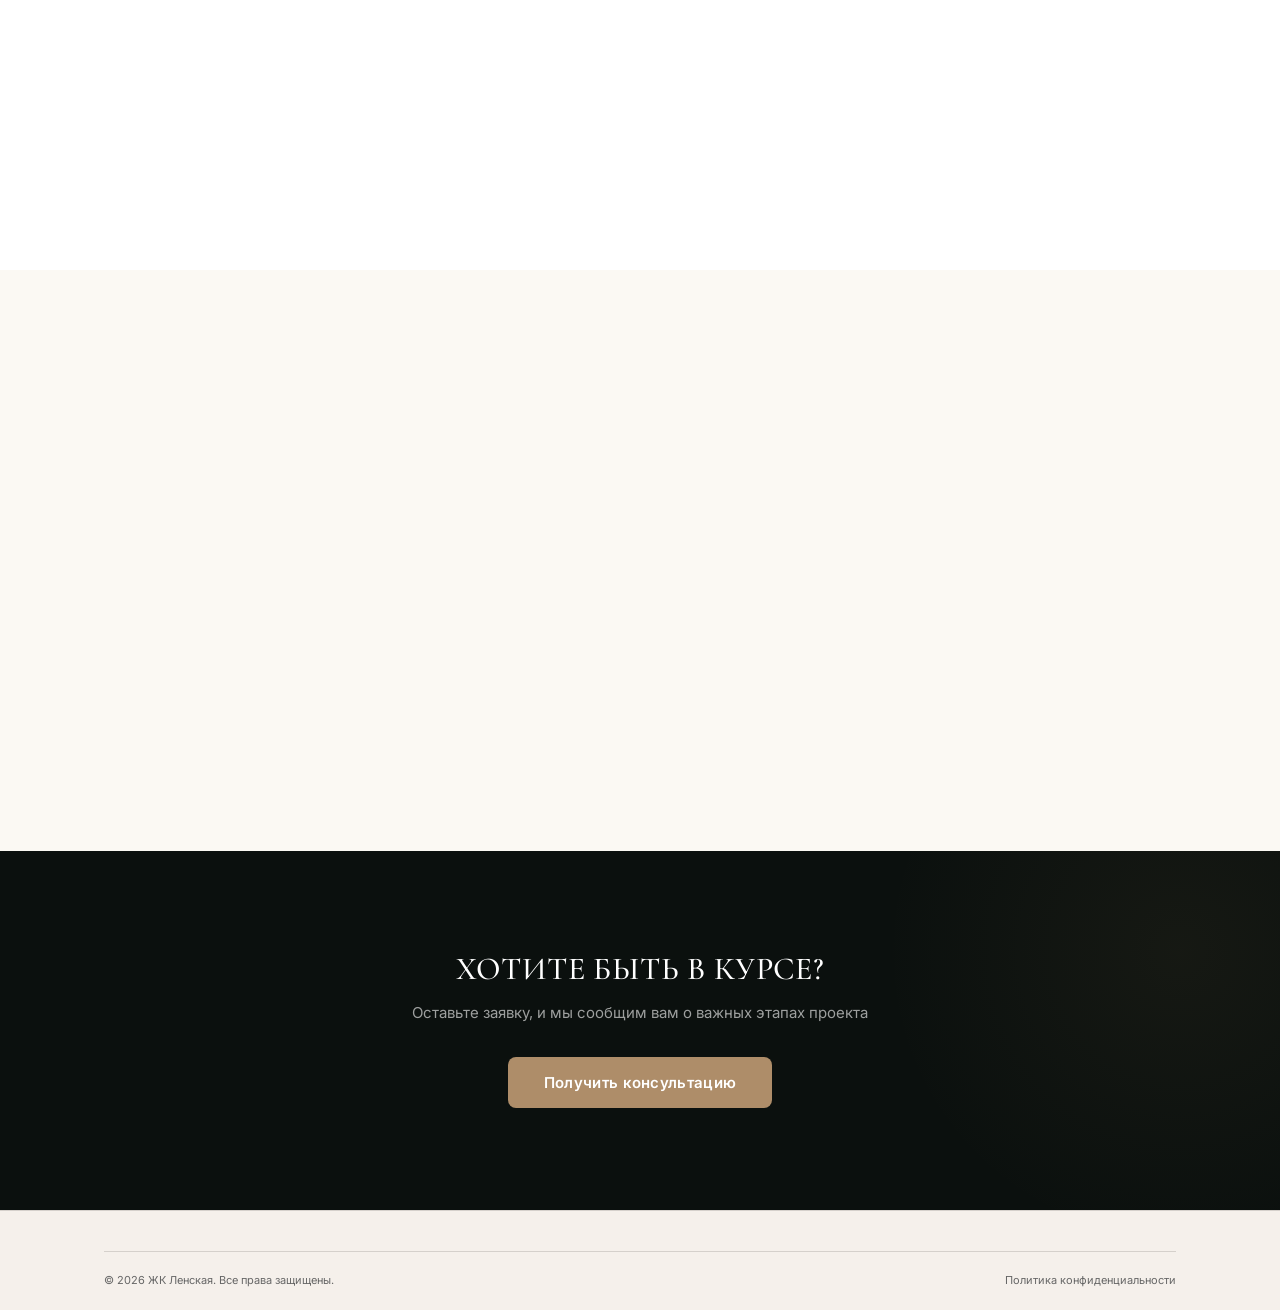
<file: progress.html>
<!DOCTYPE html>
<html lang="ru">
<head>
  <meta charset="UTF-8">
  <meta name="viewport" content="width=device-width, initial-scale=1.0">
  <title>Ход проекта — ЖК Ленская | Стадия строительства</title>
  <meta name="description" content="Ход строительства ЖК Ленская: текущий статус, этапы, документы, новости проекта.">
  <link rel="preconnect" href="https://fonts.googleapis.com">
  <link rel="preconnect" href="https://fonts.gstatic.com" crossorigin>
  <link href="https://fonts.googleapis.com/css2?family=Inter:wght@300;400;500;600;700&family=Cormorant+Garamond:ital,wght@0,300;0,400;0,500;0,600;0,700;1,400;1,500&display=swap" rel="stylesheet">
  <link rel="stylesheet" href="css/styles.css">
  <link rel="stylesheet" href="css/premium.css">
  <link rel="stylesheet" href="css/components.css">
</head>
<body class="premium-body">

  <header class="header scrolled" id="header">
    <div class="header-inner">
      <a href="index.html" class="header-logo" style="color: #1F211B;">
        <svg class="header-logo-icon" viewBox="0 0 36 36" fill="none"><rect width="36" height="36" rx="4" fill="currentColor" opacity="0.15"/><path d="M8 28V12L18 6L28 12V28" stroke="currentColor" stroke-width="2" stroke-linecap="round" stroke-linejoin="round"/><path d="M14 28V20H22V28" stroke="currentColor" stroke-width="2" stroke-linecap="round" stroke-linejoin="round"/><path d="M8 28H28" stroke="currentColor" stroke-width="2" stroke-linecap="round"/></svg>
        Ленская
      </a>
      <nav class="header-nav">
        <a href="index.html#about" style="color: #6B675E;">О проекте</a>
        <a href="apartments.html" style="color: #6B675E;">Квартиры</a>
        <a href="gallery.html" style="color: #6B675E;">Галерея</a>
        <a href="location.html" style="color: #6B675E;">Расположение</a>
        <a href="contacts.html" style="color: #6B675E;">Контакты</a>
      </nav>
      <div class="header-actions">
        <a href="tel:+73421234567" class="header-phone" style="color: #1F211B;">+7 (342) 123-45-67</a>
        <a href="favorites.html" class="header-favorites" style="color: #6B675E;">
          <svg width="20" height="20" viewBox="0 0 24 24" fill="none" stroke="currentColor" stroke-width="2"><path d="M20.84 4.61a5.5 5.5 0 0 0-7.78 0L12 5.67l-1.06-1.06a5.5 5.5 0 0 0-7.78 7.78l1.06 1.06L12 21.23l7.78-7.78 1.06-1.06a5.5 5.5 0 0 0 0-7.78z"/></svg>
          <span class="header-favorites-count">0</span>
        </a>
        <button class="header-cta" data-modal="modal-consult" style="background: #263D31; color: white;">Получить консультацию</button>
        <div class="burger" aria-label="Меню"><span style="background: #1F211B;"></span><span style="background: #1F211B;"></span><span style="background: #1F211B;"></span></div>
      </div>
    </div>
  </header>

  <div class="mobile-menu">
    <nav>
      <a href="index.html#about">О проекте</a>
      <a href="apartments.html">Квартиры</a>
      <a href="gallery.html">Галерея</a>
      <a href="location.html">Расположение</a>
      <a href="contacts.html">Контакты</a>
    </nav>
    <div class="mobile-menu-phone"><a href="tel:+73421234567">+7 (342) 123-45-67</a></div>
  </div>

  <div class="page-header">
    <div class="container">
      <h1>Ход проекта</h1>
      <p>Текущий статус реализации и ключевые этапы</p>
    </div>
  </div>

  <!-- Current Status -->
  <section class="section">
    <div class="container">
      <div class="two-col">
        <div class="animate-on-scroll">
          <div class="gold-divider" style="margin-bottom: 24px;"></div>
          <h2 style="font-size: clamp(2rem, 4vw, 3rem); margin-bottom: 16px;">Текущий статус</h2>
          <p style="color: #6B675E; margin-bottom: 32px;">Проект находится на стадии архитектурной концепции. Строительство ещё не начато. Вся информация на сайте носит ознакомительный характер.</p>
          <div style="padding: 32px; background: #F7F4ED; border-radius: 16px; margin-bottom: 32px;">
            <div style="font-size: 0.8125rem; color: #6B675E; text-transform: uppercase; letter-spacing: 0.08em; margin-bottom: 12px;">Стадия проекта</div>
            <div style="font-family: var(--font-display); font-size: 2rem; font-weight: 700; color: #263D31; margin-bottom: 8px;">Концепция</div>
            <div style="font-size: 0.9375rem; color: #6B675E;">Актуализация: июль 2026</div>
          </div>
          <div class="progress-bar-container">
            <div class="progress-bar-label">
              <span style="color: #6B675E;">Прогресс</span>
              <span style="color: #6B675E;">15%</span>
            </div>
            <div class="progress-bar-track" style="background: #CFC4B1; height: 6px;">
              <div class="progress-bar-fill" style="width: 15%;"></div>
            </div>
          </div>
        </div>
        <div class="animate-on-scroll delay-2">
          <div style="background: linear-gradient(135deg, #1a3a2a, #263D31); border-radius: 20px; aspect-ratio: 4/3; display: flex; flex-direction: column; align-items: center; justify-content: center; gap: 16px; color: rgba(255,255,255,0.3);">
            <svg viewBox="0 0 24 24" fill="none" stroke="currentColor" stroke-width="1" style="width: 64px; height: 64px;"><rect x="3" y="3" width="18" height="18" rx="2"/><circle cx="8.5" cy="8.5" r="1.5"/><polyline points="21,15 16,10 5,21"/></svg>
            <span style="font-size: 0.875rem;">Фото стройки будет добавлено</span>
          </div>
        </div>
      </div>
    </div>
  </section>

  <!-- Timeline -->
  <section class="section" style="background: white;">
    <div class="container">
      <div class="animate-on-scroll" style="text-align: center; margin-bottom: 64px;">
        <div class="gold-divider" style="margin: 0 auto 24px;"></div>
        <h2 style="font-size: clamp(2rem, 4vw, 3rem); margin-bottom: 16px;">Этапы реализации</h2>
        <p style="font-size: 1.125rem; color: #6B675E; max-width: 600px; margin: 0 auto;">Ключевые вехи проекта от концепции до ввода в эксплуатацию</p>
      </div>
      <div class="container-narrow">
        <div class="timeline animate-on-scroll">
          <div class="timeline-item completed">
            <div class="timeline-dot"></div>
            <div class="timeline-date">Q1 2026</div>
            <div class="timeline-content">
              <h4>Архитектурная концепция</h4>
              <p>Разработка и утверждение архитектурной концепции жилого комплекса. Определение объёмно-пространственного решения, фасадов и благоустройства.</p>
            </div>
          </div>
          <div class="timeline-item active">
            <div class="timeline-dot"></div>
            <div class="timeline-date">Q3 2026 — настоящее время</div>
            <div class="timeline-content">
              <h4>Предпродажная подготовка</h4>
              <p>Формирование квартирного состава, запуск сайта, начало работы с клиентами. Сбор заявок и формирование первичного пула покупателей.</p>
            </div>
          </div>
          <div class="timeline-item">
            <div class="timeline-dot"></div>
            <div class="timeline-date">Q1 2027</div>
            <div class="timeline-content">
              <h4>Проектная документация</h4>
              <p>Разработка рабочей документации, прохождение экспертизы, получение разрешения на строительство.</p>
            </div>
          </div>
          <div class="timeline-item">
            <div class="timeline-dot"></div>
            <div class="timeline-date">Q2 2027</div>
            <div class="timeline-content">
              <h4>Начало строительства</h4>
              <p>Старт строительных работ первой очереди. Закладка фундамента, возведение подземной части.</p>
            </div>
          </div>
          <div class="timeline-item">
            <div class="timeline-dot"></div>
            <div class="timeline-date">2028–2029</div>
            <div class="timeline-content">
              <h4>Возведение корпусов</h4>
              <p>Строительство жилых корпусов, монтаж инженерных систем, фасадные работы.</p>
            </div>
          </div>
          <div class="timeline-item">
            <div class="timeline-dot"></div>
            <div class="timeline-date">2030</div>
            <div class="timeline-content">
              <h4>Ввод в эксплуатацию</h4>
              <p>Завершение строительства, благоустройство территории, передача ключей собственникам.</p>
            </div>
          </div>
        </div>
      </div>
    </div>
  </section>

  <!-- Documents placeholder -->
  <section class="section">
    <div class="container">
      <div class="animate-on-scroll" style="text-align: center; max-width: 600px; margin: 0 auto;">
        <div class="gold-divider" style="margin: 0 auto 24px;"></div>
        <h2 style="font-size: clamp(1.75rem, 3vw, 2.5rem); margin-bottom: 16px;">Документы</h2>
        <p style="color: #6B675E; margin-bottom: 32px;">Проектные декларации и разрешительные документы будут опубликованы после их получения.</p>
        <div style="padding: 48px; background: #F7F4ED; border-radius: 16px;">
          <svg viewBox="0 0 24 24" fill="none" stroke="#6B675E" stroke-width="1.5" style="width: 48px; height: 48px; margin-bottom: 16px; opacity: 0.5;"><path d="M14 2H6a2 2 0 0 0-2 2v16a2 2 0 0 0 2 2h12a2 2 0 0 0 2-2V8z"/><polyline points="14,2 14,8 20,8"/></svg>
          <p style="color: #6B675E; font-size: 0.9375rem;">Документы появятся после получения разрешительной документации</p>
        </div>
      </div>
    </div>
  </section>

  <!-- CTA -->
  <section class="section-accent section">
    <div class="container" style="text-align: center; max-width: 640px;">
      <h3 style="color: white; margin-bottom: 16px;">Хотите быть в курсе?</h3>
      <p style="color: rgba(255,255,255,0.6); margin-bottom: 32px;">Оставьте заявку, и мы сообщим вам о важных этапах проекта</p>
      <button class="btn-premium btn-premium-gold" data-modal="modal-consult">Получить консультацию</button>
    </div>
  </section>

  <footer class="footer">
    <div class="container">
      <div class="footer-bottom">
        <p>&copy; 2026 ЖК Ленская. Все права защищены.</p>
        <div class="footer-legal">
          <a href="legal.html">Политика конфиденциальности</a>
        </div>
      </div>
    </div>
  </footer>

  <!-- Mobile Bottom Bar -->
  <div class="mobile-bottom-bar">
    <div class="mobile-bottom-bar-inner">
      <a href="tel:+73421234567" class="mobile-bottom-btn">
        <svg viewBox="0 0 24 24" fill="none" stroke="currentColor" stroke-width="2"><path d="M22 16.92v3a2 2 0 0 1-2.18 2 19.79 19.79 0 0 1-8.63-3.07 19.5 19.5 0 0 1-6-6 19.79 19.79 0 0 1-3.07-8.67A2 2 0 0 1 4.11 2h3a2 2 0 0 1 2 1.72 12.84 12.84 0 0 0 .7 2.81 2 2 0 0 1-.45 2.11L8.09 9.91a16 16 0 0 0 6 6l1.27-1.27a2 2 0 0 1 2.11-.45 12.84 12.84 0 0 0 2.81.7A2 2 0 0 1 22 16.92z"/></svg>
        Позвонить
      </a>
      <a href="https://t.me/lenskaya" target="_blank" class="mobile-bottom-btn">
        <svg viewBox="0 0 24 24" fill="currentColor"><path d="M11.944 0A12 12 0 0 0 0 12a12 12 0 0 0 12 12 12 12 0 0 0 12-12A12 12 0 0 0 12 0a12 12 0 0 0-.056 0zm4.962 7.224c.1-.002.321.023.465.14a.506.506 0 0 1 .171.325c.016.093.036.306.02.472-.18 1.898-.962 6.502-1.36 8.627-.168.9-.499 1.201-.82 1.23-.696.065-1.225-.46-1.9-.902-1.056-.693-1.653-1.124-2.678-1.8-1.185-.78-.417-1.21.258-1.91.177-.184 3.247-2.977 3.307-3.23.007-.032.014-.15-.056-.212s-.174-.041-.249-.024c-.106.024-1.793 1.14-5.061 3.345-.479.33-.913.49-1.302.48-.428-.008-1.252-.241-1.865-.44-.752-.245-1.349-.374-1.297-.789.027-.216.325-.437.893-.663 3.498-1.524 5.83-2.529 6.998-3.014 3.332-1.386 4.025-1.627 4.476-1.635z"/></svg>
        Написать
      </a>
      <a href="apartments.html" class="mobile-bottom-btn mobile-bottom-btn-cta">
        <svg viewBox="0 0 24 24" fill="none" stroke="currentColor" stroke-width="2"><path d="M3 9l9-7 9 7v11a2 2 0 0 1-2 2H5a2 2 0 0 1-2-2z"/><polyline points="9,22 9,12 15,12 15,22"/></svg>
        Квартиры
      </a>
      <a href="favorites.html" class="mobile-bottom-btn">
        <svg viewBox="0 0 24 24" fill="none" stroke="currentColor" stroke-width="2"><path d="M20.84 4.61a5.5 5.5 0 0 0-7.78 0L12 5.67l-1.06-1.06a5.5 5.5 0 0 0-7.78 7.78l1.06 1.06L12 21.23l7.78-7.78 1.06-1.06a5.5 5.5 0 0 0 0-7.78z"/></svg>
        Избранное
      </a>
      <button class="mobile-bottom-btn" data-modal="modal-consult">
        <svg viewBox="0 0 24 24" fill="none" stroke="currentColor" stroke-width="2"><path d="M21 15a2 2 0 0 1-2 2H7l-4 4V5a2 2 0 0 1 2-2h14a2 2 0 0 1 2 2z"/></svg>
        Заявка
      </button>
    </div>
  </div>

  <div class="modal-overlay" id="modal-consult">
    <div class="modal">
      <div class="modal-header">
        <h3>Получить консультацию</h3>
        <button class="modal-close"><svg width="20" height="20" viewBox="0 0 24 24" fill="none" stroke="currentColor" stroke-width="2"><line x1="18" y1="6" x2="6" y2="18"/><line x1="6" y1="6" x2="18" y2="18"/></svg></button>
      </div>
      <div class="modal-body">
        <form class="form" data-form="modal_consult">
          <div class="form-group">
            <label class="form-label">Имя *</label>
            <input type="text" name="name" class="form-input" placeholder="Ваше имя" required>
          </div>
          <div class="form-group">
            <label class="form-label">Телефон *</label>
            <input type="tel" name="phone" class="form-input" placeholder="+7 (___) ___-__-__" required>
          </div>
          <div class="form-checkbox">
            <input type="checkbox" name="consent" id="pc-consent" required>
            <label for="pc-consent">Я даю согласие на <a href="legal.html">обработку персональных данных</a></label>
          </div>
          <button type="submit" class="btn-premium btn-premium-primary" style="width: 100%; justify-content: center;">Отправить</button>
        </form>
        <div class="form-success"><h4>Заявка отправлена!</h4><p>Перезвоним в течение 15 минут.</p></div>
      </div>
    </div>
  </div>

  <script src="js/main.js"></script>
</body>
</html>
</file>
<file: css/styles.css>
/* ============================================
   Perm Residence — Quiet Luxury Design System
   Exact match from Figma mockups
   ============================================ */

/* --- Reset --- */
*, *::before, *::after { margin: 0; padding: 0; box-sizing: border-box; }
html { font-size: 16px; scroll-behavior: smooth; -webkit-text-size-adjust: 100%; }
@media (prefers-reduced-motion: reduce) {
  html { scroll-behavior: auto; }
  *, *::before, *::after { animation-duration: 0.01ms !important; transition-duration: 0.01ms !important; }
}
body {
  font-family: 'Inter', -apple-system, BlinkMacSystemFont, sans-serif;
  color: #1A1A1A;
  background: #F5F0EB;
  line-height: 1.55;
  -webkit-font-smoothing: antialiased;
  overflow-x: hidden;
}
img, video { max-width: 100%; height: auto; display: block; }
a { color: inherit; text-decoration: none; }
button { font-family: inherit; cursor: pointer; border: none; background: none; }
ul, ol { list-style: none; }
input, textarea, select { font-family: inherit; font-size: inherit; border: none; outline: none; background: none; }

/* --- Variables --- */
:root {
  --c-bg: #F5F0EB;
  --c-bg-card: #FFFFFF;
  --c-bg-card-alt: #FAF7F4;
  --c-bg-dark: #0D1A14;
  --c-text: #1A1A1A;
  --c-text-2: #666666;
  --c-green: #2D4A3E;
  --c-bronze: #B8956A;
  --c-border: #D5D0CB;
  --c-border-card: #E5E0DB;
  --c-white: #FFFFFF;

  --f-serif: 'Cormorant Garamond', 'Playfair Display', Georgia, serif;
  --f-sans: 'Inter', -apple-system, sans-serif;

  --header-h: 80px;
  --container: 1200px;
  --container-px: clamp(16px, 5vw, 80px);
}

/* --- Typography --- */
h1, h2, h3, h4, h5, h6 { font-family: var(--f-serif); font-weight: 500; line-height: 1.0; color: var(--c-text); }
h1 { font-size: clamp(36px, 5.5vw, 72px); text-transform: uppercase; letter-spacing: 0.04em; }
h2 { font-size: clamp(28px, 3.5vw, 48px); text-transform: uppercase; letter-spacing: 0.03em; }
h3 { font-size: clamp(22px, 2.5vw, 36px); text-transform: uppercase; letter-spacing: 0.02em; }
h4 { font-size: clamp(18px, 2vw, 28px); }
p { font-size: 15px; line-height: 1.6; color: var(--c-text-2); }

/* Brow / Label */
.brow {
  font-family: var(--f-sans);
  font-size: 12px;
  font-weight: 600;
  letter-spacing: 0.1em;
  text-transform: uppercase;
  color: var(--c-bronze);
}

/* --- Container --- */
.container { width: 100%; max-width: var(--container); margin: 0 auto; padding: 0 var(--container-px); }

/* --- Section --- */
.section { padding: clamp(64px, 8vw, 120px) 0; }

/* --- Dividers --- */
.divider { width: 100%; height: 1px; background: var(--c-border); }
.divider-bronze { width: 80px; height: 2px; background: var(--c-bronze); }

/* --- Buttons (pill-shaped per mockups) --- */
.btn {
  display: inline-flex;
  align-items: center;
  gap: 10px;
  padding: 14px 32px;
  font-family: var(--f-sans);
  font-size: 13px;
  font-weight: 600;
  letter-spacing: 0.08em;
  text-transform: uppercase;
  border-radius: 24px;
  transition: all 0.3s ease;
  cursor: pointer;
  border: none;
  white-space: nowrap;
}
.btn-green { background: var(--c-green); color: var(--c-white); }
.btn-green:hover { background: #3A5A4E; }
.btn-bronze { background: var(--c-bronze); color: var(--c-white); }
.btn-bronze:hover { background: #C4A57A; }
.btn-outline { background: transparent; color: var(--c-text); border: 1px solid var(--c-text); }
.btn-outline:hover { background: var(--c-text); color: var(--c-white); }
.btn-ghost { background: transparent; color: var(--c-text-2); border: 1px solid var(--c-border); }
.btn-ghost:hover { border-color: var(--c-text); color: var(--c-text); }
.btn-dark { background: transparent; color: var(--c-white); border: 1px solid rgba(255,255,255,0.4); }
.btn-dark:hover { background: rgba(255,255,255,0.1); border-color: rgba(255,255,255,0.7); }
.btn-sm { padding: 10px 20px; font-size: 12px; }
.btn-lg { padding: 16px 36px; font-size: 14px; }

/* --- Header (solid bg per mockups) --- */
.header {
  position: fixed;
  top: 0;
  left: 0;
  right: 0;
  z-index: 1000;
  height: var(--header-h);
  background: #F5F0EB;
  transition: all 0.3s ease;
}
.header-inner {
  display: flex;
  align-items: center;
  justify-content: space-between;
  height: 100%;
  max-width: var(--container);
  margin: 0 auto;
  padding: 0 var(--container-px);
}
.header-logo {
  font-family: var(--f-serif);
  font-size: 20px;
  font-weight: 600;
  letter-spacing: 0.06em;
  text-transform: uppercase;
  color: var(--c-text);
}
.header-logo-sub {
  font-family: var(--f-sans);
  font-size: 11px;
  font-weight: 500;
  letter-spacing: 0.1em;
  text-transform: uppercase;
  color: var(--c-text-2);
  margin-left: 12px;
  padding-left: 12px;
  border-left: 1px solid var(--c-border);
}
.header-nav { display: flex; align-items: center; gap: 32px; }
.header-nav a {
  font-family: var(--f-sans);
  font-size: 12px;
  font-weight: 500;
  letter-spacing: 0.08em;
  text-transform: uppercase;
  color: var(--c-text);
  transition: color 0.2s;
}
.header-nav a:hover { color: var(--c-bronze); }
.header-actions { display: flex; align-items: center; gap: 16px; }
.header-phone {
  font-family: var(--f-sans);
  font-size: 13px;
  font-weight: 600;
  color: var(--c-text);
}
.header-phone:hover { color: var(--c-bronze); }
.header-favorites {
  position: relative;
  width: 36px;
  height: 36px;
  display: flex;
  align-items: center;
  justify-content: center;
  color: var(--c-text);
}
.header-favorites:hover { color: var(--c-bronze); }
.header-favorites-count {
  position: absolute;
  top: -2px;
  right: -2px;
  width: 16px;
  height: 16px;
  background: var(--c-bronze);
  color: var(--c-white);
  font-size: 9px;
  font-weight: 700;
  border-radius: 50%;
  display: flex;
  align-items: center;
  justify-content: center;
  opacity: 0;
  transform: scale(0);
  transition: all 0.2s;
}
.header-favorites-count.active { opacity: 1; transform: scale(1); }
.header-cta {
  padding: 10px 22px;
  font-family: var(--f-sans);
  font-size: 12px;
  font-weight: 600;
  letter-spacing: 0.08em;
  text-transform: uppercase;
  background: transparent;
  color: var(--c-text);
  border: 1px solid var(--c-text);
  border-radius: 24px;
  transition: all 0.3s;
}
.header-cta:hover { background: var(--c-text); color: var(--c-white); }

/* Burger */
.burger { display: none; flex-direction: column; gap: 5px; width: 24px; cursor: pointer; z-index: 1001; }
.burger span { display: block; height: 1.5px; background: var(--c-text); border-radius: 1px; transition: all 0.3s; }
.burger.active span:nth-child(1) { transform: rotate(45deg) translate(4px, 4px); }
.burger.active span:nth-child(2) { opacity: 0; }
.burger.active span:nth-child(3) { transform: rotate(-45deg) translate(4px, -4px); }

/* Mobile Menu */
.mobile-menu {
  position: fixed;
  inset: 0;
  background: var(--c-bg-dark);
  z-index: 999;
  display: flex;
  flex-direction: column;
  justify-content: center;
  align-items: center;
  opacity: 0;
  visibility: hidden;
  transition: all 0.5s ease;
}
.mobile-menu.active { opacity: 1; visibility: visible; }
.mobile-menu nav { display: flex; flex-direction: column; align-items: center; gap: 24px; }
.mobile-menu a {
  font-family: var(--f-sans);
  font-size: 14px;
  font-weight: 500;
  letter-spacing: 0.1em;
  text-transform: uppercase;
  color: var(--c-white);
  opacity: 0;
  transform: translateY(16px);
  transition: all 0.4s;
}
.mobile-menu.active a { opacity: 1; transform: translateY(0); }
.mobile-menu a:hover { color: var(--c-bronze); }
.mobile-menu-phone { margin-top: 40px; font-size: 16px; font-weight: 600; color: var(--c-bronze); }

/* --- Hero (dark per mockups) --- */
.hero {
  position: relative;
  min-height: 100vh;
  display: flex;
  align-items: center;
  justify-content: center;
  overflow: hidden;
  background: var(--c-bg-dark);
}
.hero-bg { position: absolute; inset: 0; z-index: 1; }
.hero-bg-gradient {
  position: absolute;
  inset: 0;
  background: linear-gradient(180deg, rgba(13,26,20,0.9) 0%, rgba(26,42,32,0.7) 50%, rgba(13,26,20,0.9) 100%);
  z-index: 2;
}
.hero-bg-image {
  width: 100%;
  height: 100%;
  background: linear-gradient(135deg, #0D1A14 0%, #1A2A20 50%, #0D1A14 100%);
}
.hero-particles { position: absolute; inset: 0; z-index: 3; overflow: hidden; }
.hero-particle {
  position: absolute;
  width: 1px;
  height: 1px;
  background: rgba(184, 149, 106, 0.3);
  border-radius: 50%;
  animation: particleFloat 8s ease-in-out infinite;
}
@keyframes particleFloat {
  0%, 100% { transform: translateY(0) translateX(0); opacity: 0; }
  10% { opacity: 1; }
  90% { opacity: 1; }
  50% { transform: translateY(-60px) translateX(15px); }
}
.hero-content {
  position: relative;
  z-index: 10;
  text-align: center;
  padding: 32px;
  max-width: 900px;
  margin: 0 auto;
}
.hero-badge {
  display: inline-flex;
  align-items: center;
  gap: 8px;
  padding: 8px 20px;
  background: rgba(255,255,255,0.06);
  border: 1px solid rgba(255,255,255,0.15);
  border-radius: 24px;
  font-family: var(--f-sans);
  font-size: 11px;
  font-weight: 600;
  letter-spacing: 0.12em;
  text-transform: uppercase;
  color: rgba(255,255,255,0.5);
  margin-bottom: 32px;
}
.hero-badge-dot { width: 5px; height: 5px; background: var(--c-bronze); border-radius: 50%; }
.hero h1 {
  font-size: clamp(48px, 9vw, 84px);
  color: var(--c-white);
  margin-bottom: 20px;
  line-height: 0.92;
  letter-spacing: 0.04em;
}
.hero h1 span {
  display: block;
  font-family: var(--f-sans);
  font-size: 16px;
  font-weight: 400;
  color: rgba(255,255,255,0.5);
  letter-spacing: 0.04em;
  text-transform: none;
  margin-top: 16px;
  line-height: 1.5;
}
.hero-subtitle {
  font-size: 16px;
  color: rgba(255,255,255,0.45);
  max-width: 500px;
  margin: 0 auto 40px;
  line-height: 1.6;
}
.hero-location {
  display: flex;
  align-items: center;
  justify-content: center;
  gap: 8px;
  font-family: var(--f-sans);
  font-size: 14px;
  color: rgba(255,255,255,0.4);
  letter-spacing: 0.06em;
  text-transform: uppercase;
  margin-bottom: 40px;
}
.hero-ctas {
  display: flex;
  gap: 16px;
  justify-content: center;
  flex-wrap: wrap;
  margin-bottom: 16px;
}
.hero-scroll {
  position: absolute;
  bottom: 32px;
  left: 50%;
  transform: translateX(-50%);
  z-index: 10;
  display: flex;
  flex-direction: column;
  align-items: center;
  gap: 8px;
  color: rgba(255,255,255,0.3);
  font-family: var(--f-sans);
  font-size: 10px;
  letter-spacing: 0.15em;
  text-transform: uppercase;
}
.hero-scroll-line { width: 1px; height: 32px; background: linear-gradient(to bottom, rgba(255,255,255,0.3), transparent); animation: scrollLine 2s ease-in-out infinite; }
@keyframes scrollLine {
  0% { transform: scaleY(0); transform-origin: top; }
  50% { transform: scaleY(1); transform-origin: top; }
  50.1% { transform: scaleY(1); transform-origin: bottom; }
  100% { transform: scaleY(0); transform-origin: bottom; }
}

/* --- Stats --- */
.hero-stats {
  display: flex;
  gap: 40px;
  margin-top: 48px;
  padding-top: 24px;
  border-top: 1px solid rgba(255,255,255,0.1);
  justify-content: center;
  flex-wrap: wrap;
}
.hero-stat { text-align: center; }
.hero-stat-number { font-family: var(--f-serif); font-size: clamp(28px, 4vw, 42px); font-weight: 500; color: var(--c-bronze); line-height: 1; margin-bottom: 6px; }
.hero-stat-label { font-family: var(--f-sans); font-size: 10px; color: rgba(255,255,255,0.4); text-transform: uppercase; letter-spacing: 0.1em; }

/* --- Progress Bar --- */
.progress-bar-container { margin-top: 28px; max-width: 320px; margin-left: auto; margin-right: auto; }
.progress-bar-label { display: flex; justify-content: space-between; margin-bottom: 6px; font-family: var(--f-sans); font-size: 10px; color: rgba(255,255,255,0.35); letter-spacing: 0.05em; }
.progress-bar-track { height: 2px; background: rgba(255,255,255,0.1); border-radius: 1px; overflow: hidden; }
.progress-bar-fill { height: 100%; background: var(--c-bronze); border-radius: 1px; transition: width 1.5s ease; }

/* --- Quick Search --- */
.hero-search { position: absolute; bottom: 0; left: 50%; transform: translateX(-50%) translateY(50%); z-index: 20; width: 100%; max-width: 960px; padding: 0 20px; }
.hero-search-inner {
  background: var(--c-white);
  border-radius: 12px;
  padding: 20px 28px;
  display: flex;
  align-items: flex-end;
  gap: 16px;
  box-shadow: 0 16px 48px rgba(0,0,0,0.1);
  border: 1px solid var(--c-border-card);
}
.hero-search-group { flex: 1; }
.hero-search-label { display: block; font-family: var(--f-sans); font-size: 10px; font-weight: 600; text-transform: uppercase; letter-spacing: 0.08em; color: var(--c-text-2); margin-bottom: 6px; }
.hero-search-select {
  width: 100%;
  padding: 10px 14px;
  background: var(--c-bg-card-alt);
  border: 1px solid var(--c-border);
  border-radius: 8px;
  font-size: 14px;
  color: var(--c-text);
  transition: all 0.2s;
  appearance: none;
}
.hero-search-select:focus { border-color: var(--c-bronze); }
.hero-search-btn {
  flex-shrink: 0;
  padding: 10px 24px;
  background: var(--c-green);
  color: var(--c-white);
  border-radius: 24px;
  font-family: var(--f-sans);
  font-size: 12px;
  font-weight: 600;
  letter-spacing: 0.08em;
  text-transform: uppercase;
  cursor: pointer;
  transition: all 0.3s;
}
.hero-search-btn:hover { background: #3A5A4E; }

/* --- Two Column --- */
.two-col {
  display: grid;
  grid-template-columns: 1fr 1fr;
  gap: 64px;
  align-items: center;
}

/* --- Premium Quote --- */
.premium-quote {
  font-family: var(--f-serif);
  font-size: clamp(22px, 2.5vw, 32px);
  font-weight: 400;
  font-style: italic;
  color: var(--c-text);
  line-height: 1.3;
  padding-left: 24px;
  border-left: 2px solid var(--c-bronze);
}

/* --- Advantage Cards --- */
.advantages-grid {
  display: grid;
  grid-template-columns: repeat(4, 1fr);
  gap: 20px;
  align-items: stretch;
}
.advantage-card {
  background: var(--c-white);
  border-radius: 8px;
  padding: 24px;
  border: 1px solid var(--c-border-card);
  transition: all 0.3s ease;
}
.advantage-card:hover { border-color: var(--c-bronze); }
.advantage-icon { width: 40px; height: 40px; display: flex; align-items: center; justify-content: center; background: var(--c-green); border-radius: 8px; color: var(--c-white); margin-bottom: 16px; }
.advantage-card h4 { font-family: var(--f-sans); font-weight: 600; font-size: 12px; letter-spacing: 0.06em; text-transform: uppercase; margin-bottom: 8px; }
.advantage-card p { font-size: 13px; }

/* --- Numbered Block --- */
.numbered-block { position: relative; padding-left: 56px; }
.numbered-block::before {
  content: attr(data-num);
  position: absolute;
  left: 0;
  top: 4px;
  font-family: var(--f-serif);
  font-size: 32px;
  font-weight: 400;
  color: var(--c-border);
  line-height: 1;
}

/* --- Fullwidth Showcase --- */
.fullwidth-showcase { position: relative; height: clamp(300px, 45vw, 500px); overflow: hidden; }
.fullwidth-showcase-bg { width: 100%; height: 100%; }
.fullwidth-showcase-overlay {
  position: absolute;
  inset: 0;
  background: linear-gradient(0deg, rgba(13,26,20,0.85) 0%, transparent 60%);
  display: flex;
  flex-direction: column;
  justify-content: flex-end;
  padding: clamp(28px, 5vw, 60px);
}
.fullwidth-showcase-title { font-size: clamp(24px, 3.5vw, 42px); color: var(--c-white); margin-bottom: 12px; letter-spacing: 0.03em; }
.fullwidth-showcase-text { font-size: 14px; color: rgba(255,255,255,0.6); max-width: 480px; }

/* --- Architecture Grid --- */
.arch-asymmetric { display: grid; grid-template-columns: 1.2fr 0.8fr; gap: 20px; }
.arch-asymmetric-reverse { grid-template-columns: 0.8fr 1.2fr; }
.arch-image-block { border-radius: 8px; overflow: hidden; position: relative; min-height: 340px; }
.arch-image-block-overlay {
  position: absolute;
  inset: 0;
  background: linear-gradient(0deg, rgba(13,26,20,0.6) 0%, transparent 50%);
  display: flex;
  flex-direction: column;
  justify-content: flex-end;
  padding: 24px;
}
.arch-image-block-overlay h4 { color: var(--c-white); font-size: 16px; margin-bottom: 4px; }
.arch-image-block-overlay p { color: rgba(255,255,255,0.6); font-size: 12px; }
.arch-text-block { display: flex; flex-direction: column; justify-content: center; padding: 28px; background: var(--c-white); border-radius: 8px; border: 1px solid var(--c-border-card); }

/* --- Landscaping Cards --- */
.landscaping-grid { display: grid; grid-template-columns: repeat(3, 1fr); gap: 20px; }
.landscaping-card { border-radius: 8px; overflow: hidden; position: relative; aspect-ratio: 3/4; cursor: pointer; transition: transform 0.3s; }
.landscaping-card:hover { transform: translateY(-3px); }
.landscaping-card-bg { width: 100%; height: 100%; transition: transform 0.5s; }
.landscaping-card:hover .landscaping-card-bg { transform: scale(1.04); }
.landscaping-card-overlay {
  position: absolute;
  inset: 0;
  background: linear-gradient(0deg, rgba(13,26,20,0.85) 0%, rgba(13,26,20,0.15) 50%, transparent 100%);
  display: flex;
  flex-direction: column;
  justify-content: flex-end;
  padding: 24px;
}
.landscaping-card-tag {
  display: inline-flex;
  padding: 5px 12px;
  background: rgba(184,149,106,0.2);
  border: 1px solid rgba(184,149,106,0.3);
  border-radius: 20px;
  font-family: var(--f-sans);
  font-size: 10px;
  font-weight: 600;
  letter-spacing: 0.08em;
  text-transform: uppercase;
  color: var(--c-bronze);
  margin-bottom: 12px;
  width: fit-content;
}
.landscaping-card h4 { font-size: 18px; color: var(--c-white); margin-bottom: 6px; }
.landscaping-card p { font-size: 12px; color: rgba(255,255,255,0.6); }

/* --- Horizontal Scroll --- */
.horizontal-scroll { display: flex; gap: 20px; overflow-x: auto; scroll-snap-type: x mandatory; -webkit-overflow-scrolling: touch; padding: 16px 0; scrollbar-width: none; }
.horizontal-scroll::-webkit-scrollbar { display: none; }
.horizontal-scroll-item { flex: 0 0 auto; scroll-snap-align: start; }

/* --- Infra Card --- */
.infra-card { width: 280px; background: var(--c-white); border-radius: 8px; overflow: hidden; border: 1px solid var(--c-border-card); transition: all 0.3s; }
.infra-card:hover { transform: translateY(-3px); }
.infra-card-image { height: 180px; background: var(--c-bg-card-alt); display: flex; align-items: center; justify-content: center; }
.infra-card-body { padding: 20px; }
.infra-card-body h4 { font-family: var(--f-sans); font-size: 12px; font-weight: 600; letter-spacing: 0.06em; text-transform: uppercase; margin-bottom: 6px; }
.infra-card-body p { font-size: 13px; }

/* --- Apartment Card --- */
.apartments-grid {
  display: grid;
  grid-template-columns: repeat(3, 1fr);
  gap: 20px;
  align-items: stretch;
}
.apartment-card {
  background: var(--c-white);
  border-radius: 8px;
  overflow: hidden;
  border: 1px solid var(--c-border-card);
  transition: all 0.3s ease;
}
.apartment-card:hover { transform: translateY(-3px); border-color: var(--c-bronze); }
.apartment-card-link { display: block; color: inherit; }
.apartment-card-image { position: relative; aspect-ratio: 4/3; background: var(--c-bg-card-alt); overflow: hidden; }
.apartment-card-image .plan-placeholder { width: 100%; height: 100%; display: flex; align-items: center; justify-content: center; color: var(--c-text-2); padding: 24px; transition: transform 0.5s; }
.apartment-card:hover .plan-placeholder { transform: scale(1.04); }
.plan-placeholder svg { width: 48px; height: 48px; opacity: 0.15; }
.apartment-card-status {
  position: absolute;
  top: 12px;
  left: 12px;
  padding: 4px 12px;
  font-family: var(--f-sans);
  font-size: 10px;
  font-weight: 600;
  letter-spacing: 0.06em;
  text-transform: uppercase;
  border-radius: 20px;
}
.status-free { background: var(--c-green); color: var(--c-white); }
.status-reserved { background: var(--c-bronze); color: var(--c-white); }
.status-sold { background: #888888; color: var(--c-white); }
.apartment-card-fav {
  position: absolute;
  top: 12px;
  right: 12px;
  width: 32px;
  height: 32px;
  display: flex;
  align-items: center;
  justify-content: center;
  background: rgba(255,255,255,0.9);
  border-radius: 50%;
  color: var(--c-text-2);
  transition: all 0.2s;
}
.apartment-card-fav:hover, .apartment-card-fav.active { color: #c0392b; }
.apartment-card-fav.active svg { fill: #c0392b; }
.apartment-card-body { padding: 20px; }
.apartment-card-type { font-family: var(--f-sans); font-size: 10px; font-weight: 600; letter-spacing: 0.08em; text-transform: uppercase; color: var(--c-bronze); margin-bottom: 6px; }
.apartment-card-title { font-family: var(--f-sans); font-size: 14px; font-weight: 600; margin-bottom: 12px; }
.apartment-card-specs { display: flex; gap: 16px; margin-bottom: 12px; padding-bottom: 12px; border-bottom: 1px solid var(--c-border); }
.apartment-card-spec-value { font-weight: 600; font-size: 13px; }
.apartment-card-spec-label { font-family: var(--f-sans); font-size: 11px; color: var(--c-text-2); }
.apartment-card-footer { display: flex; align-items: center; justify-content: space-between; }
.apartment-card-price { font-family: var(--f-serif); font-size: 18px; font-weight: 600; }
.apartment-card-price span { font-size: 12px; font-weight: 400; color: var(--c-text-2); font-family: var(--f-sans); }

/* --- Detail Page --- */
.detail-hero { padding-top: calc(var(--header-h) + 40px); padding-bottom: 48px; }
.detail-breadcrumb { display: flex; align-items: center; gap: 8px; font-family: var(--f-sans); font-size: 12px; color: var(--c-text-2); margin-bottom: 24px; }
.detail-breadcrumb a:hover { color: var(--c-text); }
.detail-breadcrumb svg { width: 10px; height: 10px; }
.detail-grid { display: grid; grid-template-columns: 1.3fr 1fr; gap: 48px; }
.detail-gallery { border-radius: 8px; overflow: hidden; background: var(--c-white); aspect-ratio: 4/3; display: flex; align-items: center; justify-content: center; border: 1px solid var(--c-border-card); }
.detail-gallery .plan-placeholder { width: 100%; height: 100%; display: flex; align-items: center; justify-content: center; color: var(--c-text-2); }
.detail-info { display: flex; flex-direction: column; gap: 20px; }
.detail-status { display: inline-flex; padding: 5px 14px; border-radius: 20px; font-family: var(--f-sans); font-size: 11px; font-weight: 600; letter-spacing: 0.06em; text-transform: uppercase; width: fit-content; }
.detail-status.free { background: rgba(45,74,62,0.1); color: var(--c-green); }
.detail-status.reserved { background: rgba(184,149,106,0.1); color: var(--c-bronze); }
.detail-status.sold { background: rgba(136,136,136,0.1); color: #888; }
.detail-title { font-size: clamp(24px, 3vw, 36px); }
.detail-price { font-family: var(--f-serif); font-size: 28px; font-weight: 600; }
.detail-price span { font-size: 14px; font-weight: 400; color: var(--c-text-2); font-family: var(--f-sans); }
.detail-specs { display: grid; grid-template-columns: repeat(2, 1fr); gap: 12px; }
.detail-spec { padding: 14px; background: var(--c-bg-card-alt); border-radius: 8px; border: 1px solid var(--c-border-card); }
.detail-spec-label { font-family: var(--f-sans); font-size: 10px; color: var(--c-text-2); text-transform: uppercase; letter-spacing: 0.06em; margin-bottom: 4px; }
.detail-spec-value { font-weight: 600; font-size: 14px; }
.detail-ctas { display: flex; flex-direction: column; gap: 10px; }
.detail-ctas .btn { width: 100%; justify-content: center; }

/* --- Gallery --- */
.gallery-grid { display: grid; grid-template-columns: repeat(3, 1fr); gap: 12px; }
.gallery-item { position: relative; aspect-ratio: 4/3; border-radius: 8px; overflow: hidden; cursor: pointer; background: var(--c-bg-card-alt); }
.gallery-item.large { grid-column: span 2; grid-row: span 2; aspect-ratio: auto; }
.gallery-item .gallery-placeholder { width: 100%; height: 100%; display: flex; flex-direction: column; align-items: center; justify-content: center; gap: 8px; font-family: var(--f-sans); font-size: 12px; color: var(--c-text-2); }
.gallery-placeholder svg { width: 28px; height: 28px; opacity: 0.15; }

/* --- Catalog Filters --- */
.catalog-filters {
  display: flex;
  flex-wrap: wrap;
  gap: 12px;
  margin-bottom: 28px;
  padding: 20px;
  background: var(--c-white);
  border-radius: 8px;
  border: 1px solid var(--c-border-card);
}
.filter-group { flex: 1; min-width: 140px; }
.filter-label { display: block; font-family: var(--f-sans); font-size: 10px; font-weight: 600; text-transform: uppercase; letter-spacing: 0.08em; color: var(--c-text-2); margin-bottom: 6px; }
.filter-select, .filter-input {
  width: 100%;
  padding: 9px 12px;
  background: var(--c-bg-card-alt);
  border: 1px solid var(--c-border);
  border-radius: 8px;
  font-size: 13px;
  color: var(--c-text);
  transition: border-color 0.2s;
  appearance: none;
}
.filter-select:focus, .filter-input:focus { border-color: var(--c-bronze); }
.filter-count { font-family: var(--f-sans); font-size: 13px; color: var(--c-text-2); margin-bottom: 12px; }

/* --- Timeline --- */
.timeline { position: relative; padding-left: 40px; }
.timeline::before { content: ''; position: absolute; left: 12px; top: 0; bottom: 0; width: 1px; background: var(--c-border); }
.timeline-item { position: relative; padding-bottom: 32px; }
.timeline-item:last-child { padding-bottom: 0; }
.timeline-dot { position: absolute; left: -28px; top: 4px; width: 12px; height: 12px; border-radius: 50%; background: var(--c-white); border: 2px solid var(--c-border); z-index: 1; }
.timeline-item.active .timeline-dot { border-color: var(--c-bronze); background: var(--c-bronze); }
.timeline-item.completed .timeline-dot { border-color: var(--c-green); background: var(--c-green); }
.timeline-date { font-family: var(--f-sans); font-size: 11px; font-weight: 600; color: var(--c-text-2); text-transform: uppercase; letter-spacing: 0.06em; margin-bottom: 6px; }
.timeline-item.active .timeline-date { color: var(--c-bronze); }
.timeline-content h4 { font-family: var(--f-sans); font-weight: 600; font-size: 14px; margin-bottom: 4px; }
.timeline-content p { font-size: 13px; }

/* --- Contact Section --- */
.contact-section { background: var(--c-bg-dark); color: var(--c-white); }
.contact-grid { display: grid; grid-template-columns: 1fr 1fr; gap: 48px; }
.contact-info h3 { color: var(--c-white); margin-bottom: 16px; }
.contact-info p { color: rgba(255,255,255,0.5); margin-bottom: 28px; }
.contact-details { display: flex; flex-direction: column; gap: 20px; }
.contact-detail { display: flex; gap: 14px; align-items: flex-start; }
.contact-detail-icon { width: 36px; height: 36px; flex-shrink: 0; display: flex; align-items: center; justify-content: center; background: rgba(255,255,255,0.08); border-radius: 8px; color: var(--c-bronze); }
.contact-detail-text h5 { font-family: var(--f-sans); font-size: 11px; font-weight: 400; color: rgba(255,255,255,0.4); margin-bottom: 4px; }
.contact-detail-text a, .contact-detail-text p { color: var(--c-white); font-weight: 500; font-size: 14px; }
.contact-messengers { display: flex; gap: 10px; margin-top: 28px; }
.messenger-btn {
  display: flex;
  align-items: center;
  gap: 8px;
  padding: 9px 18px;
  border-radius: 24px;
  font-family: var(--f-sans);
  font-size: 13px;
  font-weight: 500;
  transition: all 0.3s;
}
.messenger-btn.telegram { background: rgba(0,136,204,0.12); color: #0088CC; border: 1px solid rgba(0,136,204,0.25); }
.messenger-btn.telegram:hover { background: rgba(0,136,204,0.2); }
.messenger-btn.whatsapp { background: rgba(37,211,102,0.12); color: #25D366; border: 1px solid rgba(37,211,102,0.25); }
.messenger-btn.whatsapp:hover { background: rgba(37,211,102,0.2); }

/* --- Forms (pill-shaped per mockups) --- */
.form { display: flex; flex-direction: column; gap: 14px; }
.form-group { display: flex; flex-direction: column; gap: 6px; }
.form-label { font-family: var(--f-sans); font-size: 11px; font-weight: 500; color: rgba(255,255,255,0.5); letter-spacing: 0.02em; }
.form-input, .form-textarea {
  padding: 12px 20px;
  background: rgba(255,255,255,0.06);
  border: 1px solid rgba(255,255,255,0.15);
  border-radius: 24px;
  color: var(--c-white);
  font-size: 14px;
  transition: all 0.2s;
}
.form-input::placeholder, .form-textarea::placeholder { color: rgba(255,255,255,0.3); }
.form-input:focus, .form-textarea:focus { border-color: var(--c-bronze); }
.form-textarea { min-height: 100px; resize: vertical; border-radius: 12px; }
.form-checkbox { display: flex; align-items: flex-start; gap: 8px; cursor: pointer; }
.form-checkbox input[type="checkbox"] { width: 16px; height: 16px; margin-top: 2px; accent-color: var(--c-bronze); cursor: pointer; }
.form-checkbox label { font-family: var(--f-sans); font-size: 11px; color: rgba(255,255,255,0.4); cursor: pointer; line-height: 1.5; }
.form-checkbox label a { color: var(--c-bronze); text-decoration: underline; }
.form-success { display: none; text-align: center; padding: 28px; background: rgba(45,74,62,0.15); border: 1px solid rgba(45,74,62,0.3); border-radius: 12px; }
.form-success.active { display: block; }
.form-success h4 { color: var(--c-white); margin-bottom: 6px; }
.form-success p { color: rgba(255,255,255,0.6); font-size: 14px; }

/* Light form */
.form-light .form-label { color: var(--c-text-2); }
.form-light .form-input, .form-light .form-textarea { background: var(--c-white); border-color: var(--c-border); color: var(--c-text); }
.form-light .form-input::placeholder, .form-light .form-textarea::placeholder { color: var(--c-text-2); }
.form-light .form-input:focus, .form-light .form-textarea:focus { border-color: var(--c-bronze); }
.form-light .form-checkbox label { color: var(--c-text-2); }
.form-light .form-checkbox label a { color: var(--c-bronze); }

/* --- Footer (light per mockups) --- */
.footer { background: var(--c-bg); color: var(--c-text); padding: 40px 0 20px; border-top: 1px solid var(--c-border); }
.footer-grid {
  display: grid;
  grid-template-columns: 2fr 1fr 1fr 1fr;
  gap: 40px;
  margin-bottom: 32px;
  align-items: start;
}
.footer-brand p { color: var(--c-text-2); font-size: 13px; margin-top: 12px; max-width: 280px; }
.footer-logo { font-family: var(--f-serif); font-size: 18px; font-weight: 600; letter-spacing: 0.06em; text-transform: uppercase; color: var(--c-text); margin-bottom: 8px; display: flex; align-items: center; gap: 8px; }
.footer h5 { font-family: var(--f-sans); font-size: 10px; font-weight: 600; text-transform: uppercase; letter-spacing: 0.1em; color: var(--c-text-2); margin-bottom: 16px; }
.footer-links { display: flex; flex-direction: column; gap: 10px; }
.footer-links a { font-family: var(--f-sans); font-size: 13px; color: var(--c-text-2); transition: color 0.2s; }
.footer-links a:hover { color: var(--c-bronze); }
.footer-bottom {
  display: flex;
  justify-content: space-between;
  align-items: center;
  flex-wrap: wrap;
  gap: 12px;
  padding-top: 20px;
  border-top: 1px solid var(--c-border);
}
.footer-bottom p { font-family: var(--f-sans); font-size: 11px; color: var(--c-text-2); }
.footer-legal { display: flex; gap: 20px; }
.footer-legal a { font-family: var(--f-sans); font-size: 11px; color: var(--c-text-2); }
.footer-legal a:hover { color: var(--c-bronze); }

/* --- Page Header --- */
.page-header { padding: calc(var(--header-h) + 48px) 0 48px; background: var(--c-bg); text-align: center; }
.page-header h1 { margin-bottom: 12px; }
.page-header p { color: var(--c-text-2); font-size: 15px; max-width: 520px; margin: 0 auto; }

/* --- Empty State --- */
.favorites-empty { text-align: center; padding: 80px 20px; }
.favorites-empty svg { width: 56px; height: 56px; color: var(--c-text-2); margin-bottom: 20px; opacity: 0.3; }
.favorites-empty h3 { margin-bottom: 12px; }
.favorites-empty p { margin-bottom: 28px; }

/* --- Modal --- */
.modal-overlay {
  position: fixed;
  inset: 0;
  background: rgba(13,26,20,0.85);
  z-index: 2000;
  display: flex;
  align-items: center;
  justify-content: center;
  opacity: 0;
  visibility: hidden;
  transition: all 0.3s;
  padding: 20px;
  backdrop-filter: blur(8px);
}
.modal-overlay.active { opacity: 1; visibility: visible; }
.modal {
  background: var(--c-white);
  border-radius: 12px;
  max-width: 480px;
  width: 100%;
  max-height: 90vh;
  overflow-y: auto;
  transform: scale(0.96) translateY(16px);
  transition: transform 0.4s ease;
  border: 1px solid var(--c-border-card);
}
.modal-overlay.active .modal { transform: scale(1) translateY(0); }
.modal-header { display: flex; align-items: center; justify-content: space-between; padding: 20px; border-bottom: 1px solid var(--c-border); }
.modal-header h3 { font-size: 20px; }
.modal-close { width: 32px; height: 32px; display: flex; align-items: center; justify-content: center; border-radius: 50%; color: var(--c-text-2); transition: all 0.2s; }
.modal-close:hover { background: var(--c-bg-card-alt); color: var(--c-text); }
.modal-body { padding: 20px; }
.modal-body .form-label { color: var(--c-text-2); }
.modal-body .form-input, .modal-body .form-textarea { background: var(--c-bg-card-alt); border-color: var(--c-border); color: var(--c-text); }
.modal-body .form-input::placeholder, .modal-body .form-textarea::placeholder { color: var(--c-text-2); }
.modal-body .form-input:focus, .modal-body .form-textarea:focus { border-color: var(--c-bronze); }
.modal-body .form-checkbox label { color: var(--c-text-2); }
.modal-body .form-checkbox label a { color: var(--c-bronze); }

/* --- Toast --- */
.toast {
  position: fixed;
  bottom: 24px;
  right: 24px;
  padding: 14px 20px;
  background: var(--c-bg-dark);
  color: var(--c-white);
  border-radius: 12px;
  font-family: var(--f-sans);
  font-size: 13px;
  font-weight: 500;
  box-shadow: 0 12px 32px rgba(0,0,0,0.2);
  transform: translateY(80px);
  opacity: 0;
  transition: all 0.3s ease;
  z-index: 9999;
  max-width: 320px;
}
.toast.active { transform: translateY(0); opacity: 1; }

/* --- 404 --- */
.error-page { min-height: 100vh; display: flex; flex-direction: column; align-items: center; justify-content: center; text-align: center; padding: 20px; }
.error-page h1 { font-size: 96px; color: var(--c-border); line-height: 1; margin-bottom: 20px; }
.error-page h2 { margin-bottom: 12px; }
.error-page p { margin-bottom: 28px; }

/* --- Animate on Scroll --- */
.animate-on-scroll { opacity: 0; transform: translateY(24px); transition: opacity 0.6s ease, transform 0.6s ease; }
.animate-on-scroll.visible { opacity: 1; transform: translateY(0); }
.animate-on-scroll.delay-1 { transition-delay: 0.1s; }
.animate-on-scroll.delay-2 { transition-delay: 0.2s; }
.animate-on-scroll.delay-3 { transition-delay: 0.3s; }

/* --- Responsive --- */
@media (max-width: 1200px) {
  .apartments-grid {
  display: grid;
  grid-template-columns: repeat(3, 1fr);
  gap: 20px;
  align-items: stretch;
}
  .advantages-grid {
  display: grid;
  grid-template-columns: repeat(4, 1fr);
  gap: 20px;
  align-items: stretch;
}
  .footer-grid {
  display: grid;
  grid-template-columns: 2fr 1fr 1fr 1fr;
  gap: 40px;
  margin-bottom: 32px;
  align-items: start;
}
}
@media (max-width: 1024px) {
  .header-nav { display: none; }
  .header-cta { display: none; }
  .header-logo-sub { display: none; }
  .burger { display: flex; }
  .two-col {
  display: grid;
  grid-template-columns: 1fr 1fr;
  gap: 64px;
  align-items: center;
}
  .contact-grid { grid-template-columns: 1fr; }
  .detail-grid { grid-template-columns: 1fr; }
  .arch-asymmetric, .arch-asymmetric-reverse { grid-template-columns: 1fr; }
  .hero-stats {
  display: flex;
  gap: 40px;
  margin-top: 48px;
  padding-top: 24px;
  border-top: 1px solid rgba(255,255,255,0.1);
  justify-content: center;
  flex-wrap: wrap;
}
  .hero-search { position: relative; bottom: auto; left: auto; transform: none; margin-top: 40px; }
  .hero-search-inner { flex-direction: column; align-items: stretch; }
  .gallery-grid { grid-template-columns: repeat(2, 1fr); }
  .gallery-item.large { grid-column: span 2; grid-row: auto; }
  .landscaping-grid { grid-template-columns: repeat(2, 1fr); }
}
@media (max-width: 768px) {
  :root { --header-h: 64px; }
  .apartments-grid {
  display: grid;
  grid-template-columns: repeat(3, 1fr);
  gap: 20px;
  align-items: stretch;
}
  .advantages-grid {
  display: grid;
  grid-template-columns: repeat(4, 1fr);
  gap: 20px;
  align-items: stretch;
}
  .gallery-grid { grid-template-columns: 1fr; }
  .gallery-item.large { grid-column: auto; }
  .landscaping-grid { grid-template-columns: 1fr; }
  .hero-ctas {
  display: flex;
  gap: 16px;
  justify-content: center;
  flex-wrap: wrap;
  margin-bottom: 16px;
}
  .hero-ctas .btn { width: 100%; max-width: 280px; justify-content: center; }
  .catalog-filters { flex-direction: column; }
  .filter-group { min-width: 100%; }
  .footer-grid {
  display: grid;
  grid-template-columns: 2fr 1fr 1fr 1fr;
  gap: 40px;
  margin-bottom: 32px;
  align-items: start;
}
  .footer-bottom {
  display: flex;
  justify-content: space-between;
  align-items: center;
  flex-wrap: wrap;
  gap: 12px;
  padding-top: 20px;
  border-top: 1px solid var(--c-border);
}
  .footer-legal { justify-content: center; }
  .contact-messengers { flex-direction: column; }
  .detail-specs { grid-template-columns: 1fr; }
  .numbered-block { padding-left: 0; }
  .numbered-block::before { position: relative; margin-bottom: 12px; display: block; }
}
@media (max-width: 480px) {
  .container { padding: 0 16px; }
  .hero h1 { font-size: 36px; }
  .hero-stats {
  display: flex;
  gap: 40px;
  margin-top: 48px;
  padding-top: 24px;
  border-top: 1px solid rgba(255,255,255,0.1);
  justify-content: center;
  flex-wrap: wrap;
}
  .hero-stat-number { font-size: 28px; }
}
@media print {
  .header, .footer, .mobile-menu, .btn, .toast, .mobile-bottom-bar { display: none; }
  body { background: white; color: black; }
}
</file>
<file: css/intro.css>
/* ============================================
   ЖК Ленская — Intro / Digital Opening
   Quiet Luxury Style
   ============================================ */

.intro-overlay {
  position: fixed;
  inset: 0;
  z-index: 10000;
  display: flex;
  align-items: center;
  justify-content: center;
  overflow: hidden;
  pointer-events: auto;
}
.intro-overlay.hidden { pointer-events: none; opacity: 0; transition: opacity 0.8s ease; }

.intro-bg { position: absolute; inset: 0; z-index: 1; }
.intro-bg-inner {
  position: absolute;
  inset: 0;
  background: #050A08;
}
.intro-texture {
  position: absolute;
  inset: 0;
  z-index: 2;
  opacity: 0.04;
  background-image: url("data:image/svg+xml,%3Csvg viewBox='0 0 256 256' xmlns='http://www.w3.org/2000/svg'%3E%3Cfilter id='n'%3E%3CfeTurbulence type='fractalNoise' baseFrequency='0.85' numOctaves='4' stitchTiles='stitch'/%3E%3C/filter%3E%3Crect width='100%25' height='100%25' filter='url(%23n)'/%3E%3C/svg%3E");
}
.intro-shimmer {
  position: absolute;
  inset: 0;
  z-index: 3;
  background: radial-gradient(ellipse at 30% 60%, rgba(174,141,105,0.04) 0%, transparent 50%), radial-gradient(ellipse at 70% 40%, rgba(38,61,49,0.08) 0%, transparent 50%), radial-gradient(ellipse at 50% 50%, rgba(0,32,0,0.15) 0%, transparent 70%);
  animation: shimmerMove 6s ease-in-out infinite;
}
@keyframes shimmerMove { 0%, 100% { opacity: 0.5; } 50% { opacity: 1; } }

.intro-content { position: relative; z-index: 10; text-align: center; color: white; width: 100%; max-width: 700px; padding: 0 28px; }

.intro-phase1 { opacity: 0; animation: phase1In 1.2s ease forwards; }
@keyframes phase1In { 0% { opacity: 0; transform: scale(0.96); } 100% { opacity: 1; transform: scale(1); } }
.intro-phase1.fade-out { animation: phase1Out 0.6s ease forwards; }
@keyframes phase1Out { 0% { opacity: 1; transform: scale(1); } 100% { opacity: 0; transform: scale(0.96) translateY(-16px); } }

.intro-logo-placeholder {
  width: 100px;
  height: 100px;
  margin: 0 auto 20px;
  display: flex;
  align-items: center;
  justify-content: center;
  border: 1px solid rgba(174,141,105,0.25);
  border-radius: 50%;
  background: rgba(174,141,105,0.04);
}
.intro-logo-placeholder svg { width: 40px; height: 40px; color: #AE8D69; }
.intro-location {
  font-family: 'Inter', sans-serif;
  font-size: 11px;
  letter-spacing: 0.15em;
  text-transform: uppercase;
  color: rgba(255,255,255,0.35);
  margin-top: 14px;
}

.intro-phase2 {
  opacity: 0;
  position: absolute;
  inset: 0;
  display: flex;
  flex-direction: column;
  align-items: center;
  justify-content: center;
  padding: 0 28px;
}
.intro-phase2.active { animation: phase2In 1.4s ease forwards; }
@keyframes phase2In { 0% { opacity: 0; transform: translateY(24px); } 100% { opacity: 1; transform: translateY(0); } }
.intro-phase2.fade-out { animation: phase2Out 0.8s ease forwards; }
@keyframes phase2Out { 0% { opacity: 1; } 100% { opacity: 0; } }

.intro-project-name {
  font-family: 'Cormorant Garamond', 'Playfair Display', Georgia, serif;
  font-size: clamp(36px, 7vw, 64px);
  font-weight: 500;
  color: white;
  line-height: 0.96;
  margin-bottom: 14px;
  letter-spacing: 0.04em;
  text-transform: uppercase;
}
.intro-project-subtitle {
  font-family: 'Inter', sans-serif;
  font-size: 14px;
  color: rgba(255,255,255,0.4);
  letter-spacing: 0.04em;
}

.intro-reveal { position: absolute; inset: 0; z-index: 20; display: flex; pointer-events: none; }
.intro-reveal-left, .intro-reveal-right { flex: 1; transition: transform 1.2s cubic-bezier(0.65, 0, 0.35, 1); }
.intro-reveal-left { background: #050A08; transform-origin: left center; }
.intro-reveal-right { background: #050A08; transform-origin: right center; }
.intro-reveal.open .intro-reveal-left { transform: translateX(-100%); }
.intro-reveal.open .intro-reveal-right { transform: translateX(100%); }

.intro-skip {
  position: absolute;
  top: 20px;
  right: 20px;
  z-index: 100;
  padding: 8px 20px;
  background: rgba(255,255,255,0.06);
  border: 1px solid rgba(255,255,255,0.15);
  border-radius: 100px;
  color: rgba(255,255,255,0.5);
  font-family: 'Inter', sans-serif;
  font-size: 11px;
  font-weight: 600;
  letter-spacing: 0.06em;
  text-transform: uppercase;
  cursor: pointer;
  transition: all 0.3s;
  backdrop-filter: blur(8px);
  opacity: 0;
  animation: skipIn 0.5s ease 0.5s forwards;
}
@keyframes skipIn { 0% { opacity: 0; } 100% { opacity: 1; } }
.intro-skip:hover { background: rgba(255,255,255,0.1); border-color: rgba(255,255,255,0.3); color: white; }

.intro-progress { position: absolute; bottom: 0; left: 0; right: 0; height: 2px; background: rgba(255,255,255,0.06); z-index: 50; }
.intro-progress-bar { height: 100%; background: #AE8D69; width: 0%; transition: width linear; }

@media (max-width: 768px) {
  .intro-logo-placeholder { width: 72px; height: 72px; }
  .intro-logo-placeholder svg { width: 28px; height: 28px; }
  .intro-project-name { font-size: 32px; }
  .intro-skip { top: 12px; right: 12px; padding: 6px 14px; font-size: 10px; }
}
@media (prefers-reduced-motion: reduce) { .intro-overlay { display: none; } }
</file>
<file: css/premium.css>
/* ============================================
   ЖК Ленская — Premium Design Layer
   Inspired by: Dius, Akvilon, Prospect Mira, Forst
   ============================================ */

/* --- Premium Variables Override --- */
:root {
  --color-forest: #263D31;
  --color-forest-light: #263D31;
  --color-forest-dark: #0B100E;
  --color-sand: #CFC4B1;
  --color-sand-light: #F7F4ED;
  --color-cream: #FBF9F3;
  --color-charcoal: #1F211B;
  --color-slate: #3A3D40;
  --color-warm-gray: #8A8580;
  --color-gold: #AE8D69;
  --color-gold-dark: #8B7355;
  --color-gold-light: #C3A585;

  --font-display: 'Cormorant Garamond', Georgia, serif;
  --font-body: 'Inter', -apple-system, sans-serif;

  --section-padding: clamp(80px, 10vw, 140px);
  --container-width: 1320px;
  --header-h: 80px;
}

/* --- Premium Base --- */
.premium-body {
  background: var(--color-cream);
  color: var(--color-charcoal);
  font-family: var(--font-body);
  line-height: 1.6;
  -webkit-font-smoothing: antialiased;
  overflow-x: hidden;
}

/* --- Numbered Sections (from Prospect Mira) --- */
.section-numbered {
  counter-reset: section-counter;
}

.numbered-block {
  position: relative;
  padding-left: 100px;
}

.numbered-block::before {
  content: counter(section-counter, decimal-leading-zero);
  counter-increment: section-counter;
  position: absolute;
  left: 0;
  top: 0;
  font-family: var(--font-display);
  font-size: clamp(3rem, 6vw, 5rem);
  font-weight: 700;
  color: var(--color-sand);
  line-height: 1;
  pointer-events: none;
}

/* --- Horizontal Scroll Gallery (from Dius) --- */
.horizontal-scroll {
  display: flex;
  gap: 24px;
  overflow-x: auto;
  scroll-snap-type: x mandatory;
  -webkit-overflow-scrolling: touch;
  padding: 20px 0;
  scrollbar-width: none;
}

.horizontal-scroll::-webkit-scrollbar { display: none; }

.horizontal-scroll-item {
  flex: 0 0 auto;
  scroll-snap-align: start;
}

/* --- Hero Redesign (from Forst + Dius) --- */
.hero-premium {
  position: relative;
  min-height: 100vh;
  display: flex;
  align-items: center;
  background: var(--color-forest-dark);
  overflow: hidden;
}

.hero-premium::before {
  content: '';
  position: absolute;
  inset: 0;
  background:
    radial-gradient(ellipse at 20% 80%, rgba(196, 162, 101, 0.08) 0%, transparent 50%),
    radial-gradient(ellipse at 80% 20%, rgba(45, 90, 61, 0.15) 0%, transparent 50%),
    linear-gradient(180deg, rgba(15, 42, 29, 0.95) 0%, rgba(27, 58, 45, 0.9) 50%, rgba(15, 42, 29, 0.95) 100%);
  z-index: 2;
}

.hero-premium-bg {
  position: absolute;
  inset: 0;
  z-index: 1;
  background:
    linear-gradient(135deg, #0a1f15 0%, #1a3a2a 30%, #0d2818 60%, #1a2a1f 100%);
}

.hero-premium-content {
  position: relative;
  z-index: 10;
  width: 100%;
  max-width: var(--container-width);
  margin: 0 auto;
  padding: 0 clamp(24px, 4vw, 48px);
}

.hero-premium-top {
  display: flex;
  align-items: center;
  justify-content: space-between;
  padding-top: var(--header-h);
  margin-bottom: clamp(60px, 8vw, 120px);
}

.hero-premium-badge {
  display: inline-flex;
  align-items: center;
  gap: 12px;
  padding: 10px 24px;
  background: rgba(196, 162, 101, 0.1);
  border: 1px solid rgba(196, 162, 101, 0.2);
  border-radius: 100px;
  font-size: 0.75rem;
  font-weight: 600;
  letter-spacing: 0.12em;
  text-transform: uppercase;
  color: var(--color-gold);
}

.hero-premium-badge-dot {
  width: 6px;
  height: 6px;
  background: var(--color-gold);
  border-radius: 50%;
  animation: pulse-dot 2s ease-in-out infinite;
}

@keyframes pulse-dot {
  0%, 100% { opacity: 1; }
  50% { opacity: 0.3; }
}

.hero-premium-title {
  font-family: var(--font-display);
  font-size: clamp(3rem, 7vw, 6rem);
  font-weight: 700;
  color: white;
  line-height: 1.05;
  letter-spacing: -0.02em;
  margin-bottom: 32px;
}

.hero-premium-title span {
  display: block;
  color: var(--color-gold);
  font-style: italic;
}

.hero-premium-subtitle {
  font-size: clamp(1rem, 1.5vw, 1.25rem);
  color: rgba(255, 255, 255, 0.6);
  max-width: 560px;
  line-height: 1.7;
  margin-bottom: 48px;
}

.hero-premium-ctas {
  display: flex;
  gap: 16px;
  flex-wrap: wrap;
}

/* --- Stats Row (from Dius) --- */
.hero-stats {
  display: flex;
  gap: 48px;
  margin-top: 80px;
  padding-top: 40px;
  border-top: 1px solid rgba(255, 255, 255, 0.1);
}

.hero-stat {
  text-align: left;
}

.hero-stat-number {
  font-family: var(--font-display);
  font-size: clamp(2rem, 4vw, 3.5rem);
  font-weight: 700;
  color: var(--color-gold);
  line-height: 1;
  margin-bottom: 8px;
}

.hero-stat-label {
  font-size: 0.8125rem;
  color: rgba(255, 255, 255, 0.4);
  text-transform: uppercase;
  letter-spacing: 0.08em;
}

/* --- Quick Search (from Akvilon) --- */
.hero-search {
  position: absolute;
  bottom: 0;
  left: 50%;
  transform: translateX(-50%) translateY(50%);
  z-index: 20;
  width: 100%;
  max-width: 960px;
  padding: 0 24px;
}

.hero-search-inner {
  background: white;
  border-radius: 16px;
  padding: 24px 32px;
  display: flex;
  align-items: flex-end;
  gap: 16px;
  box-shadow: 0 20px 60px rgba(0, 0, 0, 0.15);
}

.hero-search-group {
  flex: 1;
}

.hero-search-label {
  display: block;
  font-size: 0.6875rem;
  font-weight: 600;
  text-transform: uppercase;
  letter-spacing: 0.08em;
  color: var(--color-warm-gray);
  margin-bottom: 8px;
}

.hero-search-select,
.hero-search-input {
  width: 100%;
  padding: 12px 16px;
  background: var(--color-sand-light);
  border: 1px solid transparent;
  border-radius: 8px;
  font-size: 0.9375rem;
  font-weight: 500;
  color: var(--color-charcoal);
  transition: all 0.2s;
  appearance: none;
  -webkit-appearance: none;
}

.hero-search-select:focus,
.hero-search-input:focus {
  border-color: var(--color-gold);
  background: white;
  outline: none;
}

.hero-search-btn {
  flex-shrink: 0;
  padding: 12px 32px;
  background: var(--color-forest);
  color: white;
  border: none;
  border-radius: 8px;
  font-size: 0.9375rem;
  font-weight: 600;
  cursor: pointer;
  transition: all 0.3s;
}

.hero-search-btn:hover {
  background: var(--color-forest-light);
}

/* --- Advantage Cards Horizontal (from Dius) --- */
.advantages-horizontal {
  display: grid;
  grid-template-columns: repeat(4, 1fr);
  gap: 24px;
}

.advantage-premium {
  background: white;
  border-radius: 16px;
  padding: 32px;
  border: 1px solid var(--color-sand);
  transition: all 0.4s cubic-bezier(0.25, 0.46, 0.45, 0.94);
  position: relative;
  overflow: hidden;
}

.advantage-premium::after {
  content: '';
  position: absolute;
  bottom: 0;
  left: 0;
  right: 0;
  height: 3px;
  background: linear-gradient(90deg, var(--color-gold), var(--color-forest-light));
  transform: scaleX(0);
  transition: transform 0.4s cubic-bezier(0.25, 0.46, 0.45, 0.94);
  transform-origin: left;
}

.advantage-premium:hover {
  transform: translateY(-4px);
  box-shadow: 0 16px 48px rgba(0, 0, 0, 0.08);
  border-color: var(--color-gold);
}

.advantage-premium:hover::after {
  transform: scaleX(1);
}

.advantage-premium-number {
  font-family: var(--font-display);
  font-size: 2.5rem;
  font-weight: 700;
  color: var(--color-sand);
  line-height: 1;
  margin-bottom: 20px;
}

.advantage-premium-icon {
  width: 48px;
  height: 48px;
  display: flex;
  align-items: center;
  justify-content: center;
  background: var(--color-forest);
  border-radius: 12px;
  color: white;
  margin-bottom: 20px;
}

.advantage-premium h4 {
  font-family: var(--font-body);
  font-size: 1.125rem;
  font-weight: 600;
  margin-bottom: 8px;
}

.advantage-premium p {
  font-size: 0.9375rem;
  color: var(--color-warm-gray);
  line-height: 1.6;
}

/* --- Full-width Image Section (from Prospect Mira) --- */
.fullwidth-showcase {
  position: relative;
  height: clamp(400px, 60vw, 700px);
  overflow: hidden;
}

.fullwidth-showcase-bg {
  width: 100%;
  height: 100%;
  object-fit: cover;
}

.fullwidth-showcase-overlay {
  position: absolute;
  inset: 0;
  background: linear-gradient(0deg, rgba(15, 42, 29, 0.8) 0%, transparent 60%);
  display: flex;
  flex-direction: column;
  justify-content: flex-end;
  padding: clamp(32px, 6vw, 80px);
}

.fullwidth-showcase-title {
  font-family: var(--font-display);
  font-size: clamp(2rem, 4vw, 3.5rem);
  font-weight: 700;
  color: white;
  margin-bottom: 16px;
}

.fullwidth-showcase-text {
  font-size: 1.125rem;
  color: rgba(255, 255, 255, 0.7);
  max-width: 600px;
}

/* --- Manager Card (from Prospect Mira) --- */
.manager-card {
  display: flex;
  gap: 32px;
  align-items: center;
  background: white;
  border-radius: 20px;
  padding: 40px;
  box-shadow: 0 8px 32px rgba(0, 0, 0, 0.06);
}

.manager-photo {
  width: 200px;
  height: 260px;
  border-radius: 16px;
  overflow: hidden;
  flex-shrink: 0;
  background: var(--color-sand-light);
  display: flex;
  align-items: center;
  justify-content: center;
}

.manager-photo-placeholder {
  width: 80px;
  height: 80px;
  border-radius: 50%;
  background: var(--color-sand);
  display: flex;
  align-items: center;
  justify-content: center;
  color: var(--color-warm-gray);
}

.manager-info h3 {
  font-family: var(--font-display);
  font-size: 1.75rem;
  margin-bottom: 8px;
}

.manager-info .manager-role {
  font-size: 0.9375rem;
  color: var(--color-warm-gray);
  margin-bottom: 24px;
}

.manager-info .manager-phone {
  font-size: 1.25rem;
  font-weight: 600;
  color: var(--color-forest);
  margin-bottom: 24px;
}

/* --- Infrastructure Carousel (from Prospect Mira) --- */
.infra-card {
  width: 320px;
  background: white;
  border-radius: 16px;
  overflow: hidden;
  border: 1px solid var(--color-sand);
  transition: all 0.3s;
}

.infra-card:hover {
  transform: translateY(-4px);
  box-shadow: 0 12px 36px rgba(0, 0, 0, 0.08);
}

.infra-card-image {
  height: 200px;
  background: var(--color-sand-light);
  display: flex;
  align-items: center;
  justify-content: center;
  overflow: hidden;
}

.infra-card-image svg {
  width: 48px;
  height: 48px;
  color: var(--color-warm-gray);
  opacity: 0.3;
}

.infra-card-body {
  padding: 24px;
}

.infra-card-body h4 {
  font-family: var(--font-body);
  font-size: 1.0625rem;
  font-weight: 600;
  margin-bottom: 8px;
}

.infra-card-body p {
  font-size: 0.875rem;
  color: var(--color-warm-gray);
}

/* --- Lobby Showcase (from Prospect Mira) --- */
.lobby-showcase {
  position: relative;
  overflow: hidden;
  border-radius: 20px;
}

.lobby-slider {
  display: flex;
  transition: transform 0.6s cubic-bezier(0.25, 0.46, 0.45, 0.94);
}

.lobby-slide {
  flex: 0 0 100%;
  position: relative;
  aspect-ratio: 16/9;
}

.lobby-slide-bg {
  width: 100%;
  height: 100%;
  object-fit: cover;
}

.lobby-slide-caption {
  position: absolute;
  bottom: 0;
  left: 0;
  right: 0;
  padding: 32px 40px;
  background: linear-gradient(0deg, rgba(0,0,0,0.6) 0%, transparent 100%);
  color: white;
}

.lobby-slide-caption h4 {
  font-size: 1.25rem;
  color: white;
  margin-bottom: 4px;
}

.lobby-slide-caption p {
  font-size: 0.875rem;
  color: rgba(255,255,255,0.7);
}

.lobby-controls {
  position: absolute;
  bottom: 32px;
  right: 40px;
  display: flex;
  gap: 12px;
  z-index: 10;
}

.lobby-btn {
  width: 48px;
  height: 48px;
  border-radius: 50%;
  background: rgba(255, 255, 255, 0.2);
  backdrop-filter: blur(8px);
  border: 1px solid rgba(255, 255, 255, 0.3);
  color: white;
  display: flex;
  align-items: center;
  justify-content: center;
  cursor: pointer;
  transition: all 0.2s;
}

.lobby-btn:hover {
  background: rgba(255, 255, 255, 0.3);
}

/* --- Floating Contact (from Forst) --- */
.floating-contact {
  position: fixed;
  bottom: 32px;
  right: 32px;
  z-index: 999;
  display: flex;
  flex-direction: column;
  align-items: flex-end;
  gap: 12px;
}

.floating-contact-btn {
  width: 60px;
  height: 60px;
  border-radius: 50%;
  background: var(--color-forest);
  color: white;
  display: flex;
  align-items: center;
  justify-content: center;
  cursor: pointer;
  box-shadow: 0 8px 24px rgba(27, 58, 45, 0.3);
  transition: all 0.3s;
  border: none;
}

.floating-contact-btn:hover {
  transform: scale(1.1);
  box-shadow: 0 12px 32px rgba(27, 58, 45, 0.4);
}

.floating-contact-btn svg {
  width: 24px;
  height: 24px;
}

/* --- Section with Accent Background --- */
.section-accent {
  background: var(--color-forest-dark);
  color: white;
  position: relative;
  overflow: hidden;
}

.section-accent::before {
  content: '';
  position: absolute;
  top: -200px;
  right: -200px;
  width: 600px;
  height: 600px;
  background: radial-gradient(circle, rgba(196, 162, 101, 0.06) 0%, transparent 70%);
  border-radius: 50%;
}

/* --- Two Column Layout --- */
.two-col {
  display: grid;
  grid-template-columns: 1fr 1fr;
  gap: 80px;
  align-items: center;
}

.two-col-reverse { direction: rtl; }
.two-col-reverse > * { direction: ltr; }

/* --- Premium Button Styles --- */
.btn-premium {
  display: inline-flex;
  align-items: center;
  gap: 12px;
  padding: 16px 36px;
  font-family: var(--font-body);
  font-size: 0.9375rem;
  font-weight: 600;
  letter-spacing: 0.02em;
  border-radius: 8px;
  transition: all 0.3s cubic-bezier(0.25, 0.46, 0.45, 0.94);
  cursor: pointer;
  border: none;
  position: relative;
  overflow: hidden;
}

.btn-premium-primary {
  background: var(--color-forest);
  color: white;
}

.btn-premium-primary:hover {
  background: var(--color-forest-light);
  transform: translateY(-2px);
  box-shadow: 0 8px 24px rgba(27, 58, 45, 0.3);
}

.btn-premium-outline {
  background: transparent;
  color: white;
  border: 1.5px solid rgba(255, 255, 255, 0.3);
}

.btn-premium-outline:hover {
  border-color: white;
  background: rgba(255, 255, 255, 0.1);
}

.btn-premium-gold {
  background: var(--color-gold);
  color: white;
}

.btn-premium-gold:hover {
  background: var(--color-gold-dark);
  transform: translateY(-2px);
  box-shadow: 0 8px 24px rgba(196, 162, 101, 0.3);
}

/* --- Scroll Indicator --- */
.scroll-indicator {
  position: absolute;
  bottom: 40px;
  left: 50%;
  transform: translateX(-50%);
  z-index: 10;
  display: flex;
  flex-direction: column;
  align-items: center;
  gap: 8px;
  color: rgba(255, 255, 255, 0.3);
}

.scroll-indicator-text {
  font-size: 0.6875rem;
  letter-spacing: 0.15em;
  text-transform: uppercase;
}

.scroll-indicator-line {
  width: 1px;
  height: 40px;
  background: linear-gradient(to bottom, rgba(255,255,255,0.3), transparent);
  animation: scroll-line 2s ease-in-out infinite;
}

@keyframes scroll-line {
  0% { transform: scaleY(0); transform-origin: top; }
  50% { transform: scaleY(1); transform-origin: top; }
  50.1% { transform: scaleY(1); transform-origin: bottom; }
  100% { transform: scaleY(0); transform-origin: bottom; }
}

/* --- Progress Bar (from Dius) --- */
.progress-bar-container {
  margin-top: 48px;
}

.progress-bar-label {
  display: flex;
  justify-content: space-between;
  margin-bottom: 12px;
  font-size: 0.8125rem;
  color: rgba(255, 255, 255, 0.5);
}

.progress-bar-track {
  height: 4px;
  background: rgba(255, 255, 255, 0.1);
  border-radius: 2px;
  overflow: hidden;
}

.progress-bar-fill {
  height: 100%;
  background: linear-gradient(90deg, var(--color-gold), var(--color-gold-light));
  border-radius: 2px;
  width: 15%;
  transition: width 1.5s cubic-bezier(0.25, 0.46, 0.45, 0.94);
}

/* --- Responsive --- */
@media (max-width: 1024px) {
  .advantages-horizontal {
    grid-template-columns: repeat(2, 1fr);
  }
  .two-col {
    grid-template-columns: 1fr;
    gap: 48px;
  }
  .manager-card {
    flex-direction: column;
    text-align: center;
  }
  .hero-stats {
    flex-wrap: wrap;
    gap: 32px;
  }
  .hero-search-inner {
    flex-direction: column;
    align-items: stretch;
  }
  .hero-search {
    position: relative;
    bottom: auto;
    left: auto;
    transform: none;
    margin-top: 48px;
  }
}

@media (max-width: 768px) {
  .advantages-horizontal {
    grid-template-columns: 1fr;
  }
  .numbered-block {
    padding-left: 0;
  }
  .numbered-block::before {
    position: relative;
    margin-bottom: 16px;
  }
  .floating-contact {
    bottom: 16px;
    right: 16px;
  }
  .floating-contact-btn {
    width: 52px;
    height: 52px;
  }
  .hero-stats {
    gap: 24px;
  }
  .hero-stat-number {
    font-size: 2rem;
  }
}

/* --- Animation Classes --- */
.animate-on-scroll {
  opacity: 0;
  transform: translateY(40px);
  transition: opacity 0.8s cubic-bezier(0.25, 0.46, 0.45, 0.94),
              transform 0.8s cubic-bezier(0.25, 0.46, 0.45, 0.94);
}

.animate-on-scroll.visible {
  opacity: 1;
  transform: translateY(0);
}

.animate-on-scroll.delay-1 { transition-delay: 0.1s; }
.animate-on-scroll.delay-2 { transition-delay: 0.2s; }
.animate-on-scroll.delay-3 { transition-delay: 0.3s; }
.animate-on-scroll.delay-4 { transition-delay: 0.4s; }

/* --- Parallax Container --- */
.parallax-container {
  overflow: hidden;
  position: relative;
}

.parallax-bg {
  position: absolute;
  inset: -20%;
  background-size: cover;
  background-position: center;
  will-change: transform;
}

/* --- Divider --- */
.gold-divider {
  width: 60px;
  height: 2px;
  background: linear-gradient(90deg, var(--color-gold), var(--color-gold-light));
}

/* --- Testimonial / Quote --- */
.premium-quote {
  font-family: var(--font-display);
  font-size: clamp(1.5rem, 3vw, 2.5rem);
  font-weight: 400;
  font-style: italic;
  color: var(--color-forest);
  line-height: 1.4;
  position: relative;
  padding-left: 40px;
}

.premium-quote::before {
  content: '';
  position: absolute;
  left: 0;
  top: 8px;
  bottom: 8px;
  width: 3px;
  background: var(--color-gold);
  border-radius: 2px;
}
</file>
<file: css/components.css>
/* ============================================
   ЖК Ленская — Additional Components
   Per UX/UI Design Specification
   ============================================ */

/* --- Genplan Section --- */
.genplan-section {
  position: relative;
  padding: var(--section-padding) 0;
  background: var(--color-cream);
  overflow: hidden;
}

.genplan-visual {
  position: relative;
  border-radius: 20px;
  overflow: hidden;
  aspect-ratio: 16/9;
  background: linear-gradient(135deg, #CFC4B1 0%, #d4c8b4 100%);
  display: flex;
  align-items: center;
  justify-content: center;
}

.genplan-visual-inner {
  position: relative;
  width: 100%;
  height: 100%;
  display: flex;
  align-items: center;
  justify-content: center;
}

.genplan-visual svg {
  width: 70%;
  height: 70%;
  opacity: 0.15;
}

.genplan-point {
  position: absolute;
  width: 48px;
  height: 48px;
  display: flex;
  align-items: center;
  justify-content: center;
  cursor: pointer;
  z-index: 10;
}

.genplan-point-dot {
  width: 16px;
  height: 16px;
  background: var(--color-forest);
  border: 3px solid white;
  border-radius: 50%;
  box-shadow: 0 2px 8px rgba(0,0,0,0.2);
  transition: all 0.3s;
  position: relative;
}

.genplan-point-dot::after {
  content: '';
  position: absolute;
  inset: -8px;
  border: 2px solid var(--color-forest);
  border-radius: 50%;
  opacity: 0;
  animation: genplan-pulse 2s ease-in-out infinite;
}

@keyframes genplan-pulse {
  0%, 100% { opacity: 0; transform: scale(0.8); }
  50% { opacity: 0.3; transform: scale(1.2); }
}

.genplan-point:hover .genplan-point-dot {
  transform: scale(1.3);
  background: var(--color-gold);
}

.genplan-tooltip {
  position: absolute;
  bottom: calc(100% + 12px);
  left: 50%;
  transform: translateX(-50%) translateY(8px);
  background: white;
  padding: 12px 16px;
  border-radius: 10px;
  box-shadow: 0 8px 24px rgba(0,0,0,0.12);
  white-space: nowrap;
  opacity: 0;
  visibility: hidden;
  transition: all 0.3s;
  pointer-events: none;
  font-size: 0.875rem;
  font-weight: 500;
}

.genplan-tooltip::after {
  content: '';
  position: absolute;
  top: 100%;
  left: 50%;
  transform: translateX(-50%);
  border: 6px solid transparent;
  border-top-color: white;
}

.genplan-point:hover .genplan-tooltip {
  opacity: 1;
  visibility: visible;
  transform: translateX(-50%) translateY(0);
}

.genplan-legend {
  display: flex;
  flex-wrap: wrap;
  gap: 24px;
  margin-top: 32px;
}

.genplan-legend-item {
  display: flex;
  align-items: center;
  gap: 10px;
  font-size: 0.875rem;
  color: var(--color-warm-gray);
}

.genplan-legend-dot {
  width: 12px;
  height: 12px;
  border-radius: 50%;
  flex-shrink: 0;
}

/* --- Landscaping / Благоустройство --- */
.landscaping-section {
  padding: var(--section-padding) 0;
  background: white;
}

.landscaping-grid {
  display: grid;
  grid-template-columns: repeat(3, 1fr);
  gap: 24px;
}

.landscaping-card {
  border-radius: 16px;
  overflow: hidden;
  position: relative;
  aspect-ratio: 3/4;
  cursor: pointer;
  transition: transform 0.4s cubic-bezier(0.25, 0.46, 0.45, 0.94);
}

.landscaping-card:hover {
  transform: translateY(-4px);
}

.landscaping-card-bg {
  width: 100%;
  height: 100%;
  object-fit: cover;
  transition: transform 0.6s cubic-bezier(0.25, 0.46, 0.45, 0.94);
}

.landscaping-card:hover .landscaping-card-bg {
  transform: scale(1.05);
}

.landscaping-card-overlay {
  position: absolute;
  inset: 0;
  background: linear-gradient(0deg, rgba(15, 42, 29, 0.85) 0%, rgba(15, 42, 29, 0.2) 50%, transparent 100%);
  display: flex;
  flex-direction: column;
  justify-content: flex-end;
  padding: 32px;
}

.landscaping-card-tag {
  display: inline-flex;
  align-items: center;
  gap: 8px;
  padding: 6px 14px;
  background: rgba(196, 162, 101, 0.2);
  border: 1px solid rgba(196, 162, 101, 0.3);
  border-radius: 100px;
  font-size: 0.6875rem;
  font-weight: 600;
  letter-spacing: 0.08em;
  text-transform: uppercase;
  color: var(--color-gold);
  margin-bottom: 16px;
  width: fit-content;
}

.landscaping-card h4 {
  font-size: 1.375rem;
  color: white;
  margin-bottom: 8px;
}

.landscaping-card p {
  font-size: 0.875rem;
  color: rgba(255, 255, 255, 0.7);
  line-height: 1.6;
}

/* --- Final CTA Section --- */
.final-cta {
  position: relative;
  padding: clamp(100px, 12vw, 180px) 0;
  overflow: hidden;
}

.final-cta-bg {
  position: absolute;
  inset: 0;
  z-index: 1;
}

.final-cta-bg-gradient {
  position: absolute;
  inset: 0;
  background:
    radial-gradient(ellipse at 30% 50%, rgba(196, 162, 101, 0.08) 0%, transparent 50%),
    linear-gradient(180deg, rgba(15, 42, 29, 0.92) 0%, rgba(27, 58, 45, 0.88) 100%);
  z-index: 2;
}

.final-cta-bg-image {
  width: 100%;
  height: 100%;
  background: linear-gradient(135deg, #0a1f15 0%, #1a3a2a 30%, #0d2818 60%, #1a2a1f 100%);
}

.final-cta-content {
  position: relative;
  z-index: 10;
  max-width: 700px;
  margin: 0 auto;
  text-align: center;
}

.final-cta-content h2 {
  font-family: var(--font-display);
  font-size: clamp(2.5rem, 5vw, 4rem);
  color: white;
  margin-bottom: 24px;
  line-height: 1.1;
}

.final-cta-content p {
  font-size: 1.125rem;
  color: rgba(255, 255, 255, 0.6);
  margin-bottom: 48px;
  line-height: 1.7;
}

.final-cta-form {
  max-width: 480px;
  margin: 0 auto 48px;
}

.final-cta-contacts {
  display: flex;
  align-items: center;
  justify-content: center;
  gap: 32px;
  flex-wrap: wrap;
}

.final-cta-phone {
  font-size: 1.5rem;
  font-weight: 600;
  color: white;
  transition: color 0.2s;
}

.final-cta-phone:hover { color: var(--color-gold); }

.final-cta-messengers {
  display: flex;
  gap: 12px;
}

/* --- Mobile Bottom Bar --- */
.mobile-bottom-bar {
  display: none;
  position: fixed;
  bottom: 0;
  left: 0;
  right: 0;
  z-index: 998;
  background: white;
  border-top: 1px solid var(--color-sand);
  padding: 8px 16px;
  padding-bottom: calc(8px + env(safe-area-inset-bottom, 0px));
}

.mobile-bottom-bar-inner {
  display: flex;
  align-items: center;
  justify-content: space-around;
  gap: 8px;
}

.mobile-bottom-btn {
  display: flex;
  flex-direction: column;
  align-items: center;
  gap: 4px;
  padding: 8px 12px;
  border: none;
  background: none;
  cursor: pointer;
  color: var(--color-warm-gray);
  font-size: 0.625rem;
  font-weight: 500;
  letter-spacing: 0.02em;
  transition: color 0.2s;
  border-radius: 8px;
}

.mobile-bottom-btn:hover,
.mobile-bottom-btn.active {
  color: var(--color-forest);
}

.mobile-bottom-btn svg {
  width: 22px;
  height: 22px;
}

.mobile-bottom-btn-cta {
  background: var(--color-forest);
  color: white;
  padding: 10px 20px;
  border-radius: 10px;
  font-weight: 600;
}

.mobile-bottom-btn-cta:hover {
  background: var(--color-forest-light);
  color: white;
}

/* --- Architecture Asymmetric Grid --- */
.arch-asymmetric {
  display: grid;
  grid-template-columns: 1.2fr 0.8fr;
  gap: 24px;
  margin-bottom: 24px;
}

.arch-asymmetric-reverse {
  grid-template-columns: 0.8fr 1.2fr;
}

.arch-image-block {
  border-radius: 20px;
  overflow: hidden;
  position: relative;
  min-height: 400px;
}

.arch-image-block-bg {
  width: 100%;
  height: 100%;
  object-fit: cover;
}

.arch-image-block-overlay {
  position: absolute;
  inset: 0;
  background: linear-gradient(0deg, rgba(15, 42, 29, 0.6) 0%, transparent 50%);
  display: flex;
  flex-direction: column;
  justify-content: flex-end;
  padding: 32px;
}

.arch-image-block-overlay h4 {
  color: white;
  font-size: 1.25rem;
  margin-bottom: 4px;
}

.arch-image-block-overlay p {
  color: rgba(255, 255, 255, 0.7);
  font-size: 0.875rem;
}

.arch-text-block {
  display: flex;
  flex-direction: column;
  justify-content: center;
  padding: 40px;
  background: var(--color-sand-light);
  border-radius: 20px;
}

/* --- Apartment Card Sold State --- */
.apartment-card.sold {
  opacity: 0.7;
}

.apartment-card.sold .apartment-card-image::after {
  content: '';
  position: absolute;
  inset: 0;
  background: rgba(26, 29, 31, 0.3);
}

.apartment-card.sold .apartment-card-body {
  opacity: 0.8;
}

/* --- Empty States --- */
.empty-state {
  text-align: center;
  padding: 80px 24px;
}

.empty-state-icon {
  width: 80px;
  height: 80px;
  margin: 0 auto 24px;
  display: flex;
  align-items: center;
  justify-content: center;
  background: var(--color-sand-light);
  border-radius: 50%;
  color: var(--color-warm-gray);
}

.empty-state h3 {
  font-size: 1.5rem;
  margin-bottom: 12px;
}

.empty-state p {
  color: var(--color-warm-gray);
  margin-bottom: 32px;
  max-width: 400px;
  margin-left: auto;
  margin-right: auto;
}

/* --- Quote Block --- */
.quote-block {
  padding: 80px 0;
  text-align: center;
}

.quote-block-text {
  font-family: var(--font-display);
  font-size: clamp(1.5rem, 3vw, 2.5rem);
  font-style: italic;
  color: var(--color-forest);
  line-height: 1.4;
  max-width: 800px;
  margin: 0 auto 24px;
  position: relative;
}

.quote-block-text::before {
  content: '"';
  font-size: 4rem;
  color: var(--color-gold);
  position: absolute;
  top: -20px;
  left: -30px;
  line-height: 1;
  opacity: 0.3;
}

.quote-block-author {
  font-size: 0.9375rem;
  color: var(--color-warm-gray);
}

/* --- Location Environment Cards --- */
.env-cards {
  display: grid;
  grid-template-columns: repeat(2, 1fr);
  gap: 24px;
}

.env-card {
  display: flex;
  gap: 20px;
  padding: 24px;
  background: white;
  border-radius: 16px;
  border: 1px solid var(--color-sand);
  transition: all 0.3s;
}

.env-card:hover {
  border-color: var(--color-gold);
  box-shadow: 0 8px 24px rgba(0, 0, 0, 0.06);
}

.env-card-icon {
  width: 48px;
  height: 48px;
  flex-shrink: 0;
  display: flex;
  align-items: center;
  justify-content: center;
  background: var(--color-sand-light);
  border-radius: 12px;
  color: var(--color-forest);
}

.env-card h4 {
  font-size: 1rem;
  font-weight: 600;
  margin-bottom: 4px;
}

.env-card p {
  font-size: 0.875rem;
  color: var(--color-warm-gray);
}

/* --- Responsive --- */
@media (max-width: 1024px) {
  .arch-asymmetric,
  .arch-asymmetric-reverse {
    grid-template-columns: 1fr;
  }
  .landscaping-grid {
    grid-template-columns: repeat(2, 1fr);
  }
  .env-cards {
    grid-template-columns: 1fr;
  }
}

@media (max-width: 768px) {
  .mobile-bottom-bar {
    display: block;
  }
  body {
    padding-bottom: 70px;
  }
  .landscaping-grid {
    grid-template-columns: 1fr;
  }
  .genplan-legend {
    gap: 16px;
  }
  .final-cta-contacts {
    flex-direction: column;
    gap: 24px;
  }
}
</file>
